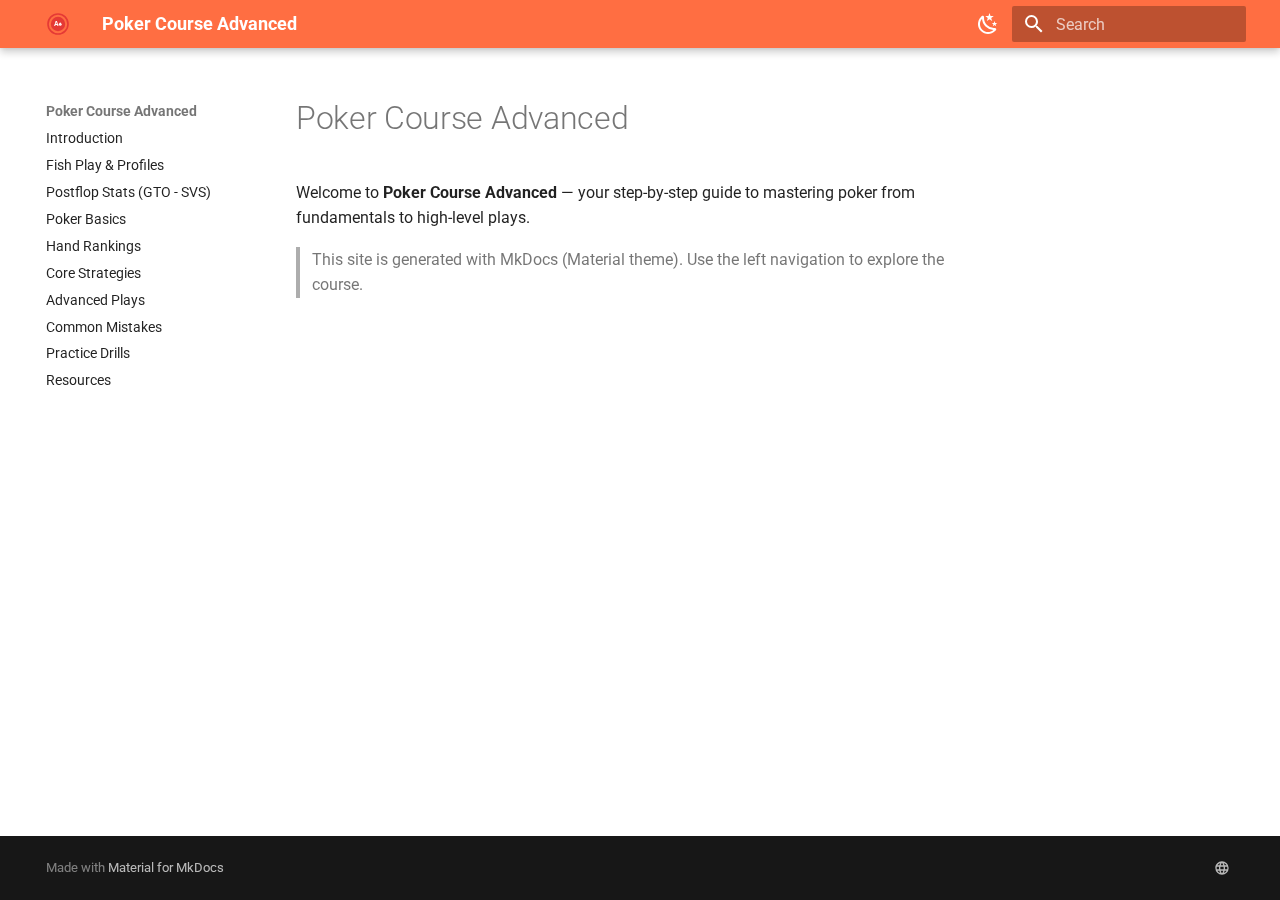
<file: site/index.html>
<!doctype html>
<html lang="en" class="no-js">
  <head>
    
      <meta charset="utf-8">
      <meta name="viewport" content="width=device-width,initial-scale=1">
      
      
      
        <link rel="canonical" href="https://grndr.se/docs/">
      
      
      
      
      <link rel="icon" href="images/favicon.ico">
      <meta name="generator" content="mkdocs-1.6.0, mkdocs-material-9.5.26">
    
    
      
        <title>Poker Course Advanced</title>
      
    
    
      <link rel="stylesheet" href="assets/stylesheets/main.6543a935.min.css">
      
        
        <link rel="stylesheet" href="assets/stylesheets/palette.06af60db.min.css">
      
      


    
    
      
    
    
      
        
        
        <link rel="preconnect" href="https://fonts.gstatic.com" crossorigin>
        <link rel="stylesheet" href="https://fonts.googleapis.com/css?family=Roboto:300,300i,400,400i,700,700i%7CRoboto+Mono:400,400i,700,700i&display=fallback">
        <style>:root{--md-text-font:"Roboto";--md-code-font:"Roboto Mono"}</style>
      
    
    
      <link rel="stylesheet" href="css/player-types.css">
    
    <script>__md_scope=new URL(".",location),__md_hash=e=>[...e].reduce((e,_)=>(e<<5)-e+_.charCodeAt(0),0),__md_get=(e,_=localStorage,t=__md_scope)=>JSON.parse(_.getItem(t.pathname+"."+e)),__md_set=(e,_,t=localStorage,a=__md_scope)=>{try{t.setItem(a.pathname+"."+e,JSON.stringify(_))}catch(e){}}</script>
    
      

    
    
    
  </head>
  
  
    
    
      
    
    
    
    
    <body dir="ltr" data-md-color-scheme="default" data-md-color-primary="deep-orange" data-md-color-accent="amber">
  
    
    <input class="md-toggle" data-md-toggle="drawer" type="checkbox" id="__drawer" autocomplete="off">
    <input class="md-toggle" data-md-toggle="search" type="checkbox" id="__search" autocomplete="off">
    <label class="md-overlay" for="__drawer"></label>
    <div data-md-component="skip">
      
        
        <a href="#poker-course-advanced" class="md-skip">
          Skip to content
        </a>
      
    </div>
    <div data-md-component="announce">
      
    </div>
    
    
      

  

<header class="md-header md-header--shadow" data-md-component="header">
  <nav class="md-header__inner md-grid" aria-label="Header">
    <a href="." title="Poker Course Advanced" class="md-header__button md-logo" aria-label="Poker Course Advanced" data-md-component="logo">
      
  <img src="images/logo.svg" alt="logo">

    </a>
    <label class="md-header__button md-icon" for="__drawer">
      
      <svg xmlns="http://www.w3.org/2000/svg" viewBox="0 0 24 24"><path d="M3 6h18v2H3V6m0 5h18v2H3v-2m0 5h18v2H3v-2Z"/></svg>
    </label>
    <div class="md-header__title" data-md-component="header-title">
      <div class="md-header__ellipsis">
        <div class="md-header__topic">
          <span class="md-ellipsis">
            Poker Course Advanced
          </span>
        </div>
        <div class="md-header__topic" data-md-component="header-topic">
          <span class="md-ellipsis">
            
              Poker Course Advanced
            
          </span>
        </div>
      </div>
    </div>
    
      
        <form class="md-header__option" data-md-component="palette">
  
    
    
    
    <input class="md-option" data-md-color-media="" data-md-color-scheme="default" data-md-color-primary="deep-orange" data-md-color-accent="amber"  aria-label="Switch to dark mode"  type="radio" name="__palette" id="__palette_0">
    
      <label class="md-header__button md-icon" title="Switch to dark mode" for="__palette_1" hidden>
        <svg xmlns="http://www.w3.org/2000/svg" viewBox="0 0 24 24"><path d="m17.75 4.09-2.53 1.94.91 3.06-2.63-1.81-2.63 1.81.91-3.06-2.53-1.94L12.44 4l1.06-3 1.06 3 3.19.09m3.5 6.91-1.64 1.25.59 1.98-1.7-1.17-1.7 1.17.59-1.98L15.75 11l2.06-.05L18.5 9l.69 1.95 2.06.05m-2.28 4.95c.83-.08 1.72 1.1 1.19 1.85-.32.45-.66.87-1.08 1.27C15.17 23 8.84 23 4.94 19.07c-3.91-3.9-3.91-10.24 0-14.14.4-.4.82-.76 1.27-1.08.75-.53 1.93.36 1.85 1.19-.27 2.86.69 5.83 2.89 8.02a9.96 9.96 0 0 0 8.02 2.89m-1.64 2.02a12.08 12.08 0 0 1-7.8-3.47c-2.17-2.19-3.33-5-3.49-7.82-2.81 3.14-2.7 7.96.31 10.98 3.02 3.01 7.84 3.12 10.98.31Z"/></svg>
      </label>
    
  
    
    
    
    <input class="md-option" data-md-color-media="" data-md-color-scheme="slate" data-md-color-primary="deep-orange" data-md-color-accent="amber"  aria-label="Switch to light mode"  type="radio" name="__palette" id="__palette_1">
    
      <label class="md-header__button md-icon" title="Switch to light mode" for="__palette_0" hidden>
        <svg xmlns="http://www.w3.org/2000/svg" viewBox="0 0 24 24"><path d="M12 7a5 5 0 0 1 5 5 5 5 0 0 1-5 5 5 5 0 0 1-5-5 5 5 0 0 1 5-5m0 2a3 3 0 0 0-3 3 3 3 0 0 0 3 3 3 3 0 0 0 3-3 3 3 0 0 0-3-3m0-7 2.39 3.42C13.65 5.15 12.84 5 12 5c-.84 0-1.65.15-2.39.42L12 2M3.34 7l4.16-.35A7.2 7.2 0 0 0 5.94 8.5c-.44.74-.69 1.5-.83 2.29L3.34 7m.02 10 1.76-3.77a7.131 7.131 0 0 0 2.38 4.14L3.36 17M20.65 7l-1.77 3.79a7.023 7.023 0 0 0-2.38-4.15l4.15.36m-.01 10-4.14.36c.59-.51 1.12-1.14 1.54-1.86.42-.73.69-1.5.83-2.29L20.64 17M12 22l-2.41-3.44c.74.27 1.55.44 2.41.44.82 0 1.63-.17 2.37-.44L12 22Z"/></svg>
      </label>
    
  
</form>
      
    
    
      <script>var media,input,key,value,palette=__md_get("__palette");if(palette&&palette.color){"(prefers-color-scheme)"===palette.color.media&&(media=matchMedia("(prefers-color-scheme: light)"),input=document.querySelector(media.matches?"[data-md-color-media='(prefers-color-scheme: light)']":"[data-md-color-media='(prefers-color-scheme: dark)']"),palette.color.media=input.getAttribute("data-md-color-media"),palette.color.scheme=input.getAttribute("data-md-color-scheme"),palette.color.primary=input.getAttribute("data-md-color-primary"),palette.color.accent=input.getAttribute("data-md-color-accent"));for([key,value]of Object.entries(palette.color))document.body.setAttribute("data-md-color-"+key,value)}</script>
    
    
    
      <label class="md-header__button md-icon" for="__search">
        
        <svg xmlns="http://www.w3.org/2000/svg" viewBox="0 0 24 24"><path d="M9.5 3A6.5 6.5 0 0 1 16 9.5c0 1.61-.59 3.09-1.56 4.23l.27.27h.79l5 5-1.5 1.5-5-5v-.79l-.27-.27A6.516 6.516 0 0 1 9.5 16 6.5 6.5 0 0 1 3 9.5 6.5 6.5 0 0 1 9.5 3m0 2C7 5 5 7 5 9.5S7 14 9.5 14 14 12 14 9.5 12 5 9.5 5Z"/></svg>
      </label>
      <div class="md-search" data-md-component="search" role="dialog">
  <label class="md-search__overlay" for="__search"></label>
  <div class="md-search__inner" role="search">
    <form class="md-search__form" name="search">
      <input type="text" class="md-search__input" name="query" aria-label="Search" placeholder="Search" autocapitalize="off" autocorrect="off" autocomplete="off" spellcheck="false" data-md-component="search-query" required>
      <label class="md-search__icon md-icon" for="__search">
        
        <svg xmlns="http://www.w3.org/2000/svg" viewBox="0 0 24 24"><path d="M9.5 3A6.5 6.5 0 0 1 16 9.5c0 1.61-.59 3.09-1.56 4.23l.27.27h.79l5 5-1.5 1.5-5-5v-.79l-.27-.27A6.516 6.516 0 0 1 9.5 16 6.5 6.5 0 0 1 3 9.5 6.5 6.5 0 0 1 9.5 3m0 2C7 5 5 7 5 9.5S7 14 9.5 14 14 12 14 9.5 12 5 9.5 5Z"/></svg>
        
        <svg xmlns="http://www.w3.org/2000/svg" viewBox="0 0 24 24"><path d="M20 11v2H8l5.5 5.5-1.42 1.42L4.16 12l7.92-7.92L13.5 5.5 8 11h12Z"/></svg>
      </label>
      <nav class="md-search__options" aria-label="Search">
        
        <button type="reset" class="md-search__icon md-icon" title="Clear" aria-label="Clear" tabindex="-1">
          
          <svg xmlns="http://www.w3.org/2000/svg" viewBox="0 0 24 24"><path d="M19 6.41 17.59 5 12 10.59 6.41 5 5 6.41 10.59 12 5 17.59 6.41 19 12 13.41 17.59 19 19 17.59 13.41 12 19 6.41Z"/></svg>
        </button>
      </nav>
      
        <div class="md-search__suggest" data-md-component="search-suggest"></div>
      
    </form>
    <div class="md-search__output">
      <div class="md-search__scrollwrap" tabindex="0" data-md-scrollfix>
        <div class="md-search-result" data-md-component="search-result">
          <div class="md-search-result__meta">
            Initializing search
          </div>
          <ol class="md-search-result__list" role="presentation"></ol>
        </div>
      </div>
    </div>
  </div>
</div>
    
    
  </nav>
  
</header>
    
    <div class="md-container" data-md-component="container">
      
      
        
          
        
      
      <main class="md-main" data-md-component="main">
        <div class="md-main__inner md-grid">
          
            
              
              <div class="md-sidebar md-sidebar--primary" data-md-component="sidebar" data-md-type="navigation" >
                <div class="md-sidebar__scrollwrap">
                  <div class="md-sidebar__inner">
                    



<nav class="md-nav md-nav--primary" aria-label="Navigation" data-md-level="0">
  <label class="md-nav__title" for="__drawer">
    <a href="." title="Poker Course Advanced" class="md-nav__button md-logo" aria-label="Poker Course Advanced" data-md-component="logo">
      
  <img src="images/logo.svg" alt="logo">

    </a>
    Poker Course Advanced
  </label>
  
  <ul class="md-nav__list" data-md-scrollfix>
    
      
      
  
  
  
  
    <li class="md-nav__item">
      <a href="01-introduction/" class="md-nav__link">
        
  
  <span class="md-ellipsis">
    Introduction
  </span>
  

      </a>
    </li>
  

    
      
      
  
  
  
  
    <li class="md-nav__item">
      <a href="08-fish-play/" class="md-nav__link">
        
  
  <span class="md-ellipsis">
    Fish Play & Profiles
  </span>
  

      </a>
    </li>
  

    
      
      
  
  
  
  
    <li class="md-nav__item">
      <a href="09-preflop-stats/" class="md-nav__link">
        
  
  <span class="md-ellipsis">
    Postflop Stats (GTO - SVS)
  </span>
  

      </a>
    </li>
  

    
      
      
  
  
  
  
    <li class="md-nav__item">
      <a href="02-poker-basics/" class="md-nav__link">
        
  
  <span class="md-ellipsis">
    Poker Basics
  </span>
  

      </a>
    </li>
  

    
      
      
  
  
  
  
    <li class="md-nav__item">
      <a href="03-hand-rankings/" class="md-nav__link">
        
  
  <span class="md-ellipsis">
    Hand Rankings
  </span>
  

      </a>
    </li>
  

    
      
      
  
  
  
  
    <li class="md-nav__item">
      <a href="04-core-strategies/" class="md-nav__link">
        
  
  <span class="md-ellipsis">
    Core Strategies
  </span>
  

      </a>
    </li>
  

    
      
      
  
  
  
  
    <li class="md-nav__item">
      <a href="05-advanced-plays/" class="md-nav__link">
        
  
  <span class="md-ellipsis">
    Advanced Plays
  </span>
  

      </a>
    </li>
  

    
      
      
  
  
  
  
    <li class="md-nav__item">
      <a href="06-common-mistakes/" class="md-nav__link">
        
  
  <span class="md-ellipsis">
    Common Mistakes
  </span>
  

      </a>
    </li>
  

    
      
      
  
  
  
  
    <li class="md-nav__item">
      <a href="07-practice-drills/" class="md-nav__link">
        
  
  <span class="md-ellipsis">
    Practice Drills
  </span>
  

      </a>
    </li>
  

    
      
      
  
  
  
  
    <li class="md-nav__item">
      <a href="resources/" class="md-nav__link">
        
  
  <span class="md-ellipsis">
    Resources
  </span>
  

      </a>
    </li>
  

    
  </ul>
</nav>
                  </div>
                </div>
              </div>
            
            
              
              <div class="md-sidebar md-sidebar--secondary" data-md-component="sidebar" data-md-type="toc" >
                <div class="md-sidebar__scrollwrap">
                  <div class="md-sidebar__inner">
                    

<nav class="md-nav md-nav--secondary" aria-label="Table of contents">
  
  
  
    
  
  
</nav>
                  </div>
                </div>
              </div>
            
          
          
            <div class="md-content" data-md-component="content">
              <article class="md-content__inner md-typeset">
                
                  


<h1 id="poker-course-advanced">Poker Course Advanced<a class="headerlink" href="#poker-course-advanced" title="Permanent link">&para;</a></h1>
<p>Welcome to <strong>Poker Course Advanced</strong> — your step-by-step guide to mastering poker from fundamentals to high-level plays.</p>
<blockquote>
<p>This site is generated with MkDocs (Material theme). Use the left navigation to explore the course.</p>
</blockquote>












                
              </article>
            </div>
          
          
<script>var target=document.getElementById(location.hash.slice(1));target&&target.name&&(target.checked=target.name.startsWith("__tabbed_"))</script>
        </div>
        
          <button type="button" class="md-top md-icon" data-md-component="top" hidden>
  
  <svg xmlns="http://www.w3.org/2000/svg" viewBox="0 0 24 24"><path d="M13 20h-2V8l-5.5 5.5-1.42-1.42L12 4.16l7.92 7.92-1.42 1.42L13 8v12Z"/></svg>
  Back to top
</button>
        
      </main>
      
        <footer class="md-footer">
  
  <div class="md-footer-meta md-typeset">
    <div class="md-footer-meta__inner md-grid">
      <div class="md-copyright">
  
  
    Made with
    <a href="https://squidfunk.github.io/mkdocs-material/" target="_blank" rel="noopener">
      Material for MkDocs
    </a>
  
</div>
      
        <div class="md-social">
  
    
    
    
    
      
      
    
    <a href="https://grndr.se" target="_blank" rel="noopener" title="grndr.se" class="md-social__link">
      <svg xmlns="http://www.w3.org/2000/svg" viewBox="0 0 24 24"><path d="M16.36 14c.08-.66.14-1.32.14-2 0-.68-.06-1.34-.14-2h3.38c.16.64.26 1.31.26 2s-.1 1.36-.26 2m-5.15 5.56c.6-1.11 1.06-2.31 1.38-3.56h2.95a8.03 8.03 0 0 1-4.33 3.56M14.34 14H9.66c-.1-.66-.16-1.32-.16-2 0-.68.06-1.35.16-2h4.68c.09.65.16 1.32.16 2 0 .68-.07 1.34-.16 2M12 19.96c-.83-1.2-1.5-2.53-1.91-3.96h3.82c-.41 1.43-1.08 2.76-1.91 3.96M8 8H5.08A7.923 7.923 0 0 1 9.4 4.44C8.8 5.55 8.35 6.75 8 8m-2.92 8H8c.35 1.25.8 2.45 1.4 3.56A8.008 8.008 0 0 1 5.08 16m-.82-2C4.1 13.36 4 12.69 4 12s.1-1.36.26-2h3.38c-.08.66-.14 1.32-.14 2 0 .68.06 1.34.14 2M12 4.03c.83 1.2 1.5 2.54 1.91 3.97h-3.82c.41-1.43 1.08-2.77 1.91-3.97M18.92 8h-2.95a15.65 15.65 0 0 0-1.38-3.56c1.84.63 3.37 1.9 4.33 3.56M12 2C6.47 2 2 6.5 2 12a10 10 0 0 0 10 10 10 10 0 0 0 10-10A10 10 0 0 0 12 2Z"/></svg>
    </a>
  
</div>
      
    </div>
  </div>
</footer>
      
    </div>
    <div class="md-dialog" data-md-component="dialog">
      <div class="md-dialog__inner md-typeset"></div>
    </div>
    
    
    <script id="__config" type="application/json">{"base": ".", "features": ["navigation.instant", "content.code.copy", "navigation.top", "search.suggest", "search.highlight"], "search": "assets/javascripts/workers/search.b8dbb3d2.min.js", "translations": {"clipboard.copied": "Copied to clipboard", "clipboard.copy": "Copy to clipboard", "search.result.more.one": "1 more on this page", "search.result.more.other": "# more on this page", "search.result.none": "No matching documents", "search.result.one": "1 matching document", "search.result.other": "# matching documents", "search.result.placeholder": "Type to start searching", "search.result.term.missing": "Missing", "select.version": "Select version"}}</script>
    
    
      <script src="assets/javascripts/bundle.ad660dcc.min.js"></script>
      
    
  </body>
</html>
</file>
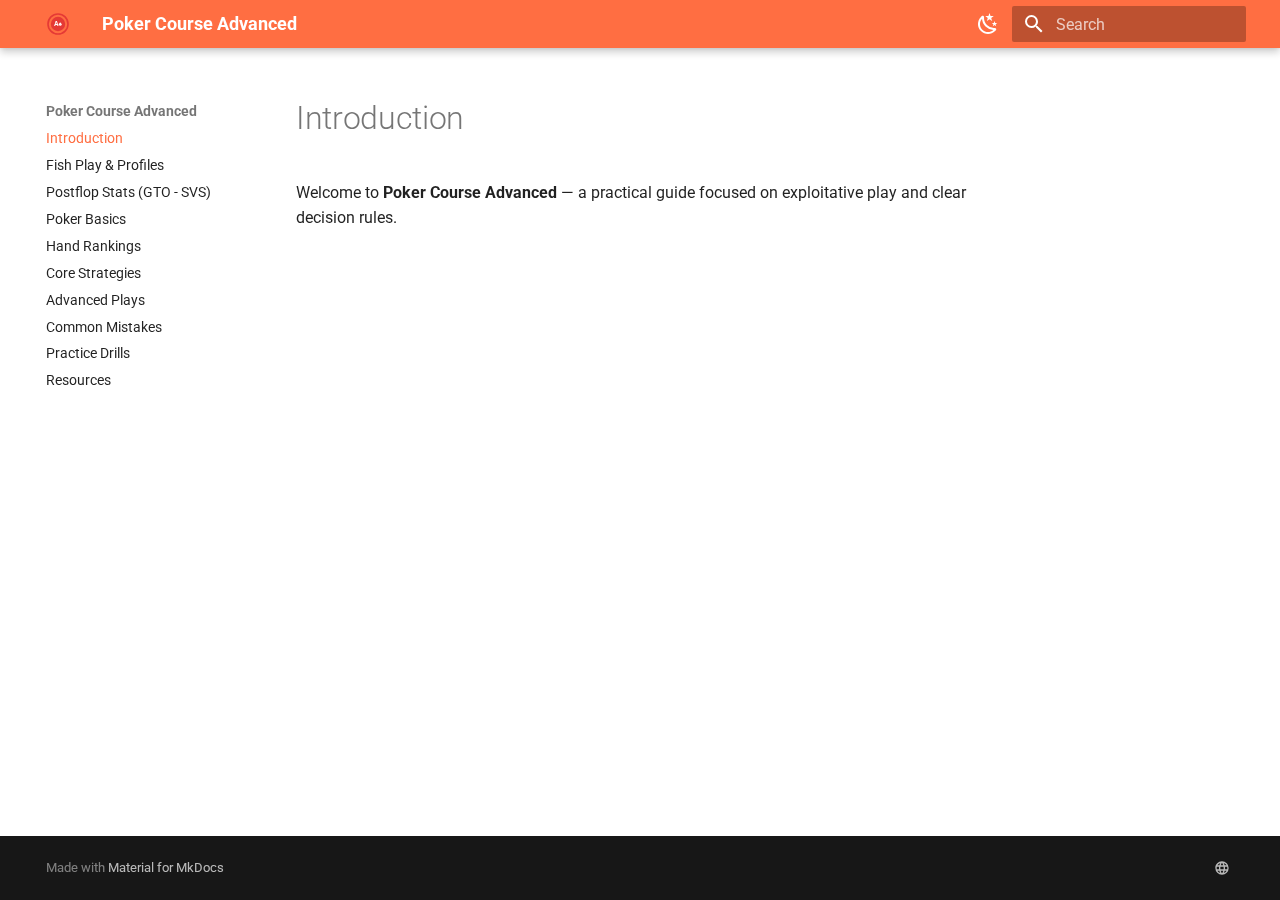
<file: site/01-introduction/index.html>
<!doctype html>
<html lang="en" class="no-js">
  <head>
    
      <meta charset="utf-8">
      <meta name="viewport" content="width=device-width,initial-scale=1">
      
      
      
        <link rel="canonical" href="https://grndr.se/docs/01-introduction/">
      
      
      
        <link rel="next" href="../08-fish-play/">
      
      
      <link rel="icon" href="../images/favicon.ico">
      <meta name="generator" content="mkdocs-1.6.0, mkdocs-material-9.5.26">
    
    
      
        <title>Introduction - Poker Course Advanced</title>
      
    
    
      <link rel="stylesheet" href="../assets/stylesheets/main.6543a935.min.css">
      
        
        <link rel="stylesheet" href="../assets/stylesheets/palette.06af60db.min.css">
      
      


    
    
      
    
    
      
        
        
        <link rel="preconnect" href="https://fonts.gstatic.com" crossorigin>
        <link rel="stylesheet" href="https://fonts.googleapis.com/css?family=Roboto:300,300i,400,400i,700,700i%7CRoboto+Mono:400,400i,700,700i&display=fallback">
        <style>:root{--md-text-font:"Roboto";--md-code-font:"Roboto Mono"}</style>
      
    
    
      <link rel="stylesheet" href="../css/player-types.css">
    
    <script>__md_scope=new URL("..",location),__md_hash=e=>[...e].reduce((e,_)=>(e<<5)-e+_.charCodeAt(0),0),__md_get=(e,_=localStorage,t=__md_scope)=>JSON.parse(_.getItem(t.pathname+"."+e)),__md_set=(e,_,t=localStorage,a=__md_scope)=>{try{t.setItem(a.pathname+"."+e,JSON.stringify(_))}catch(e){}}</script>
    
      

    
    
    
  </head>
  
  
    
    
      
    
    
    
    
    <body dir="ltr" data-md-color-scheme="default" data-md-color-primary="deep-orange" data-md-color-accent="amber">
  
    
    <input class="md-toggle" data-md-toggle="drawer" type="checkbox" id="__drawer" autocomplete="off">
    <input class="md-toggle" data-md-toggle="search" type="checkbox" id="__search" autocomplete="off">
    <label class="md-overlay" for="__drawer"></label>
    <div data-md-component="skip">
      
        
        <a href="#introduction" class="md-skip">
          Skip to content
        </a>
      
    </div>
    <div data-md-component="announce">
      
    </div>
    
    
      

  

<header class="md-header md-header--shadow" data-md-component="header">
  <nav class="md-header__inner md-grid" aria-label="Header">
    <a href=".." title="Poker Course Advanced" class="md-header__button md-logo" aria-label="Poker Course Advanced" data-md-component="logo">
      
  <img src="../images/logo.svg" alt="logo">

    </a>
    <label class="md-header__button md-icon" for="__drawer">
      
      <svg xmlns="http://www.w3.org/2000/svg" viewBox="0 0 24 24"><path d="M3 6h18v2H3V6m0 5h18v2H3v-2m0 5h18v2H3v-2Z"/></svg>
    </label>
    <div class="md-header__title" data-md-component="header-title">
      <div class="md-header__ellipsis">
        <div class="md-header__topic">
          <span class="md-ellipsis">
            Poker Course Advanced
          </span>
        </div>
        <div class="md-header__topic" data-md-component="header-topic">
          <span class="md-ellipsis">
            
              Introduction
            
          </span>
        </div>
      </div>
    </div>
    
      
        <form class="md-header__option" data-md-component="palette">
  
    
    
    
    <input class="md-option" data-md-color-media="" data-md-color-scheme="default" data-md-color-primary="deep-orange" data-md-color-accent="amber"  aria-label="Switch to dark mode"  type="radio" name="__palette" id="__palette_0">
    
      <label class="md-header__button md-icon" title="Switch to dark mode" for="__palette_1" hidden>
        <svg xmlns="http://www.w3.org/2000/svg" viewBox="0 0 24 24"><path d="m17.75 4.09-2.53 1.94.91 3.06-2.63-1.81-2.63 1.81.91-3.06-2.53-1.94L12.44 4l1.06-3 1.06 3 3.19.09m3.5 6.91-1.64 1.25.59 1.98-1.7-1.17-1.7 1.17.59-1.98L15.75 11l2.06-.05L18.5 9l.69 1.95 2.06.05m-2.28 4.95c.83-.08 1.72 1.1 1.19 1.85-.32.45-.66.87-1.08 1.27C15.17 23 8.84 23 4.94 19.07c-3.91-3.9-3.91-10.24 0-14.14.4-.4.82-.76 1.27-1.08.75-.53 1.93.36 1.85 1.19-.27 2.86.69 5.83 2.89 8.02a9.96 9.96 0 0 0 8.02 2.89m-1.64 2.02a12.08 12.08 0 0 1-7.8-3.47c-2.17-2.19-3.33-5-3.49-7.82-2.81 3.14-2.7 7.96.31 10.98 3.02 3.01 7.84 3.12 10.98.31Z"/></svg>
      </label>
    
  
    
    
    
    <input class="md-option" data-md-color-media="" data-md-color-scheme="slate" data-md-color-primary="deep-orange" data-md-color-accent="amber"  aria-label="Switch to light mode"  type="radio" name="__palette" id="__palette_1">
    
      <label class="md-header__button md-icon" title="Switch to light mode" for="__palette_0" hidden>
        <svg xmlns="http://www.w3.org/2000/svg" viewBox="0 0 24 24"><path d="M12 7a5 5 0 0 1 5 5 5 5 0 0 1-5 5 5 5 0 0 1-5-5 5 5 0 0 1 5-5m0 2a3 3 0 0 0-3 3 3 3 0 0 0 3 3 3 3 0 0 0 3-3 3 3 0 0 0-3-3m0-7 2.39 3.42C13.65 5.15 12.84 5 12 5c-.84 0-1.65.15-2.39.42L12 2M3.34 7l4.16-.35A7.2 7.2 0 0 0 5.94 8.5c-.44.74-.69 1.5-.83 2.29L3.34 7m.02 10 1.76-3.77a7.131 7.131 0 0 0 2.38 4.14L3.36 17M20.65 7l-1.77 3.79a7.023 7.023 0 0 0-2.38-4.15l4.15.36m-.01 10-4.14.36c.59-.51 1.12-1.14 1.54-1.86.42-.73.69-1.5.83-2.29L20.64 17M12 22l-2.41-3.44c.74.27 1.55.44 2.41.44.82 0 1.63-.17 2.37-.44L12 22Z"/></svg>
      </label>
    
  
</form>
      
    
    
      <script>var media,input,key,value,palette=__md_get("__palette");if(palette&&palette.color){"(prefers-color-scheme)"===palette.color.media&&(media=matchMedia("(prefers-color-scheme: light)"),input=document.querySelector(media.matches?"[data-md-color-media='(prefers-color-scheme: light)']":"[data-md-color-media='(prefers-color-scheme: dark)']"),palette.color.media=input.getAttribute("data-md-color-media"),palette.color.scheme=input.getAttribute("data-md-color-scheme"),palette.color.primary=input.getAttribute("data-md-color-primary"),palette.color.accent=input.getAttribute("data-md-color-accent"));for([key,value]of Object.entries(palette.color))document.body.setAttribute("data-md-color-"+key,value)}</script>
    
    
    
      <label class="md-header__button md-icon" for="__search">
        
        <svg xmlns="http://www.w3.org/2000/svg" viewBox="0 0 24 24"><path d="M9.5 3A6.5 6.5 0 0 1 16 9.5c0 1.61-.59 3.09-1.56 4.23l.27.27h.79l5 5-1.5 1.5-5-5v-.79l-.27-.27A6.516 6.516 0 0 1 9.5 16 6.5 6.5 0 0 1 3 9.5 6.5 6.5 0 0 1 9.5 3m0 2C7 5 5 7 5 9.5S7 14 9.5 14 14 12 14 9.5 12 5 9.5 5Z"/></svg>
      </label>
      <div class="md-search" data-md-component="search" role="dialog">
  <label class="md-search__overlay" for="__search"></label>
  <div class="md-search__inner" role="search">
    <form class="md-search__form" name="search">
      <input type="text" class="md-search__input" name="query" aria-label="Search" placeholder="Search" autocapitalize="off" autocorrect="off" autocomplete="off" spellcheck="false" data-md-component="search-query" required>
      <label class="md-search__icon md-icon" for="__search">
        
        <svg xmlns="http://www.w3.org/2000/svg" viewBox="0 0 24 24"><path d="M9.5 3A6.5 6.5 0 0 1 16 9.5c0 1.61-.59 3.09-1.56 4.23l.27.27h.79l5 5-1.5 1.5-5-5v-.79l-.27-.27A6.516 6.516 0 0 1 9.5 16 6.5 6.5 0 0 1 3 9.5 6.5 6.5 0 0 1 9.5 3m0 2C7 5 5 7 5 9.5S7 14 9.5 14 14 12 14 9.5 12 5 9.5 5Z"/></svg>
        
        <svg xmlns="http://www.w3.org/2000/svg" viewBox="0 0 24 24"><path d="M20 11v2H8l5.5 5.5-1.42 1.42L4.16 12l7.92-7.92L13.5 5.5 8 11h12Z"/></svg>
      </label>
      <nav class="md-search__options" aria-label="Search">
        
        <button type="reset" class="md-search__icon md-icon" title="Clear" aria-label="Clear" tabindex="-1">
          
          <svg xmlns="http://www.w3.org/2000/svg" viewBox="0 0 24 24"><path d="M19 6.41 17.59 5 12 10.59 6.41 5 5 6.41 10.59 12 5 17.59 6.41 19 12 13.41 17.59 19 19 17.59 13.41 12 19 6.41Z"/></svg>
        </button>
      </nav>
      
        <div class="md-search__suggest" data-md-component="search-suggest"></div>
      
    </form>
    <div class="md-search__output">
      <div class="md-search__scrollwrap" tabindex="0" data-md-scrollfix>
        <div class="md-search-result" data-md-component="search-result">
          <div class="md-search-result__meta">
            Initializing search
          </div>
          <ol class="md-search-result__list" role="presentation"></ol>
        </div>
      </div>
    </div>
  </div>
</div>
    
    
  </nav>
  
</header>
    
    <div class="md-container" data-md-component="container">
      
      
        
          
        
      
      <main class="md-main" data-md-component="main">
        <div class="md-main__inner md-grid">
          
            
              
              <div class="md-sidebar md-sidebar--primary" data-md-component="sidebar" data-md-type="navigation" >
                <div class="md-sidebar__scrollwrap">
                  <div class="md-sidebar__inner">
                    



<nav class="md-nav md-nav--primary" aria-label="Navigation" data-md-level="0">
  <label class="md-nav__title" for="__drawer">
    <a href=".." title="Poker Course Advanced" class="md-nav__button md-logo" aria-label="Poker Course Advanced" data-md-component="logo">
      
  <img src="../images/logo.svg" alt="logo">

    </a>
    Poker Course Advanced
  </label>
  
  <ul class="md-nav__list" data-md-scrollfix>
    
      
      
  
  
    
  
  
  
    <li class="md-nav__item md-nav__item--active">
      
      <input class="md-nav__toggle md-toggle" type="checkbox" id="__toc">
      
      
        
      
      
      <a href="./" class="md-nav__link md-nav__link--active">
        
  
  <span class="md-ellipsis">
    Introduction
  </span>
  

      </a>
      
    </li>
  

    
      
      
  
  
  
  
    <li class="md-nav__item">
      <a href="../08-fish-play/" class="md-nav__link">
        
  
  <span class="md-ellipsis">
    Fish Play & Profiles
  </span>
  

      </a>
    </li>
  

    
      
      
  
  
  
  
    <li class="md-nav__item">
      <a href="../09-preflop-stats/" class="md-nav__link">
        
  
  <span class="md-ellipsis">
    Postflop Stats (GTO - SVS)
  </span>
  

      </a>
    </li>
  

    
      
      
  
  
  
  
    <li class="md-nav__item">
      <a href="../02-poker-basics/" class="md-nav__link">
        
  
  <span class="md-ellipsis">
    Poker Basics
  </span>
  

      </a>
    </li>
  

    
      
      
  
  
  
  
    <li class="md-nav__item">
      <a href="../03-hand-rankings/" class="md-nav__link">
        
  
  <span class="md-ellipsis">
    Hand Rankings
  </span>
  

      </a>
    </li>
  

    
      
      
  
  
  
  
    <li class="md-nav__item">
      <a href="../04-core-strategies/" class="md-nav__link">
        
  
  <span class="md-ellipsis">
    Core Strategies
  </span>
  

      </a>
    </li>
  

    
      
      
  
  
  
  
    <li class="md-nav__item">
      <a href="../05-advanced-plays/" class="md-nav__link">
        
  
  <span class="md-ellipsis">
    Advanced Plays
  </span>
  

      </a>
    </li>
  

    
      
      
  
  
  
  
    <li class="md-nav__item">
      <a href="../06-common-mistakes/" class="md-nav__link">
        
  
  <span class="md-ellipsis">
    Common Mistakes
  </span>
  

      </a>
    </li>
  

    
      
      
  
  
  
  
    <li class="md-nav__item">
      <a href="../07-practice-drills/" class="md-nav__link">
        
  
  <span class="md-ellipsis">
    Practice Drills
  </span>
  

      </a>
    </li>
  

    
      
      
  
  
  
  
    <li class="md-nav__item">
      <a href="../resources/" class="md-nav__link">
        
  
  <span class="md-ellipsis">
    Resources
  </span>
  

      </a>
    </li>
  

    
  </ul>
</nav>
                  </div>
                </div>
              </div>
            
            
              
              <div class="md-sidebar md-sidebar--secondary" data-md-component="sidebar" data-md-type="toc" >
                <div class="md-sidebar__scrollwrap">
                  <div class="md-sidebar__inner">
                    

<nav class="md-nav md-nav--secondary" aria-label="Table of contents">
  
  
  
    
  
  
</nav>
                  </div>
                </div>
              </div>
            
          
          
            <div class="md-content" data-md-component="content">
              <article class="md-content__inner md-typeset">
                
                  


<h1 id="introduction">Introduction<a class="headerlink" href="#introduction" title="Permanent link">&para;</a></h1>
<p>Welcome to <strong>Poker Course Advanced</strong> — a practical guide focused on exploitative play and clear decision rules.</p>












                
              </article>
            </div>
          
          
<script>var target=document.getElementById(location.hash.slice(1));target&&target.name&&(target.checked=target.name.startsWith("__tabbed_"))</script>
        </div>
        
          <button type="button" class="md-top md-icon" data-md-component="top" hidden>
  
  <svg xmlns="http://www.w3.org/2000/svg" viewBox="0 0 24 24"><path d="M13 20h-2V8l-5.5 5.5-1.42-1.42L12 4.16l7.92 7.92-1.42 1.42L13 8v12Z"/></svg>
  Back to top
</button>
        
      </main>
      
        <footer class="md-footer">
  
  <div class="md-footer-meta md-typeset">
    <div class="md-footer-meta__inner md-grid">
      <div class="md-copyright">
  
  
    Made with
    <a href="https://squidfunk.github.io/mkdocs-material/" target="_blank" rel="noopener">
      Material for MkDocs
    </a>
  
</div>
      
        <div class="md-social">
  
    
    
    
    
      
      
    
    <a href="https://grndr.se" target="_blank" rel="noopener" title="grndr.se" class="md-social__link">
      <svg xmlns="http://www.w3.org/2000/svg" viewBox="0 0 24 24"><path d="M16.36 14c.08-.66.14-1.32.14-2 0-.68-.06-1.34-.14-2h3.38c.16.64.26 1.31.26 2s-.1 1.36-.26 2m-5.15 5.56c.6-1.11 1.06-2.31 1.38-3.56h2.95a8.03 8.03 0 0 1-4.33 3.56M14.34 14H9.66c-.1-.66-.16-1.32-.16-2 0-.68.06-1.35.16-2h4.68c.09.65.16 1.32.16 2 0 .68-.07 1.34-.16 2M12 19.96c-.83-1.2-1.5-2.53-1.91-3.96h3.82c-.41 1.43-1.08 2.76-1.91 3.96M8 8H5.08A7.923 7.923 0 0 1 9.4 4.44C8.8 5.55 8.35 6.75 8 8m-2.92 8H8c.35 1.25.8 2.45 1.4 3.56A8.008 8.008 0 0 1 5.08 16m-.82-2C4.1 13.36 4 12.69 4 12s.1-1.36.26-2h3.38c-.08.66-.14 1.32-.14 2 0 .68.06 1.34.14 2M12 4.03c.83 1.2 1.5 2.54 1.91 3.97h-3.82c.41-1.43 1.08-2.77 1.91-3.97M18.92 8h-2.95a15.65 15.65 0 0 0-1.38-3.56c1.84.63 3.37 1.9 4.33 3.56M12 2C6.47 2 2 6.5 2 12a10 10 0 0 0 10 10 10 10 0 0 0 10-10A10 10 0 0 0 12 2Z"/></svg>
    </a>
  
</div>
      
    </div>
  </div>
</footer>
      
    </div>
    <div class="md-dialog" data-md-component="dialog">
      <div class="md-dialog__inner md-typeset"></div>
    </div>
    
    
    <script id="__config" type="application/json">{"base": "..", "features": ["navigation.instant", "content.code.copy", "navigation.top", "search.suggest", "search.highlight"], "search": "../assets/javascripts/workers/search.b8dbb3d2.min.js", "translations": {"clipboard.copied": "Copied to clipboard", "clipboard.copy": "Copy to clipboard", "search.result.more.one": "1 more on this page", "search.result.more.other": "# more on this page", "search.result.none": "No matching documents", "search.result.one": "1 matching document", "search.result.other": "# matching documents", "search.result.placeholder": "Type to start searching", "search.result.term.missing": "Missing", "select.version": "Select version"}}</script>
    
    
      <script src="../assets/javascripts/bundle.ad660dcc.min.js"></script>
      
    
  </body>
</html>
</file>
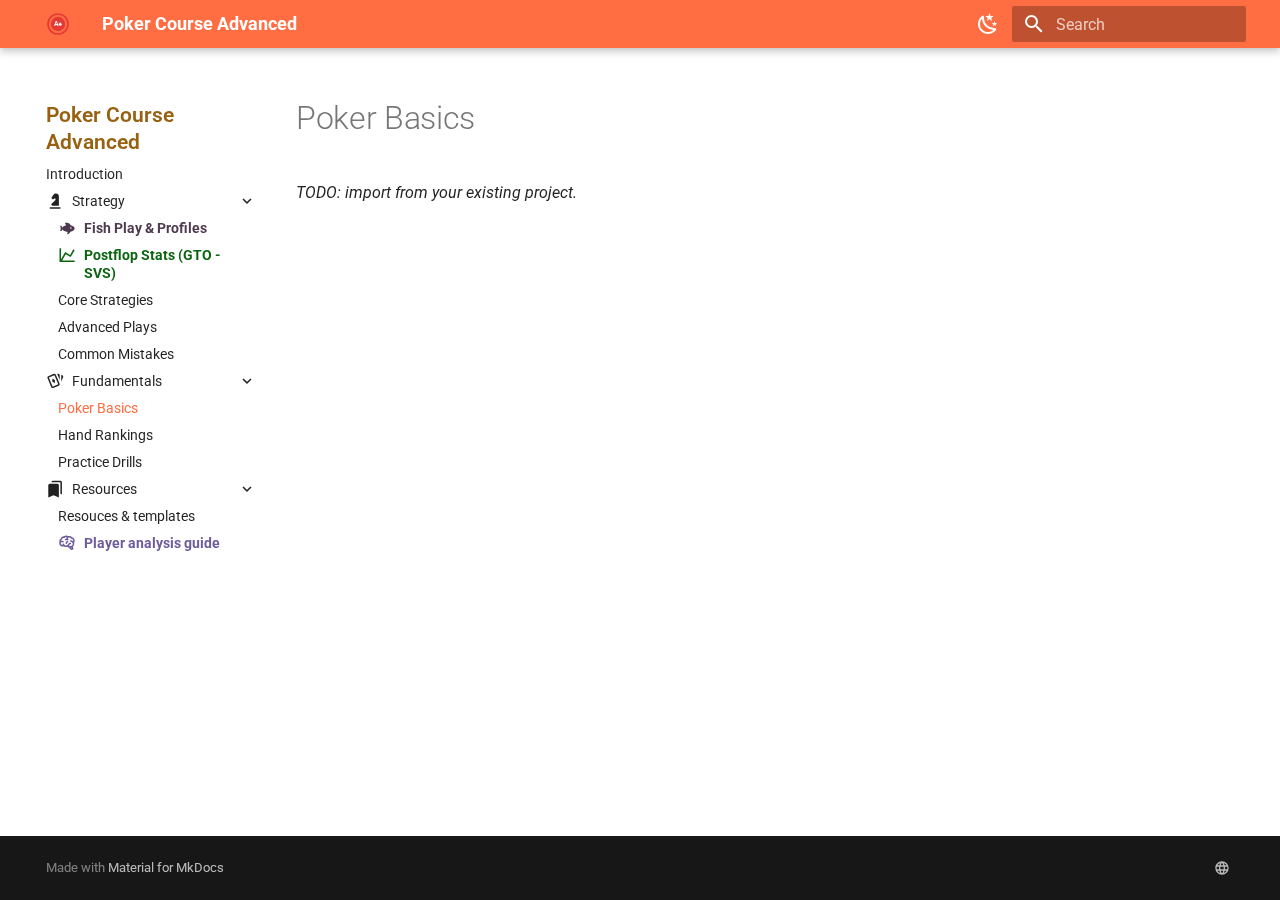
<file: site/02-poker-basics/index.html>
<!doctype html>
<html lang="en" class="no-js">
  <head>
    
      <meta charset="utf-8">
      <meta name="viewport" content="width=device-width,initial-scale=1">
      
      
      
        <link rel="canonical" href="https://grndr.se/docs/02-poker-basics/">
      
      
        <link rel="prev" href="../fundamentals/">
      
      
        <link rel="next" href="../03-hand-rankings/">
      
      
      <link rel="icon" href="../images/favicon.ico">
      <meta name="generator" content="mkdocs-1.6.0, mkdocs-material-9.6.16">
    
    
      
        <title>Poker Basics - Poker Course Advanced</title>
      
    
    
      <link rel="stylesheet" href="../assets/stylesheets/main.7e37652d.min.css">
      
        
        <link rel="stylesheet" href="../assets/stylesheets/palette.06af60db.min.css">
      
      


    
    
      
    
    
      
        
        
        <link rel="preconnect" href="https://fonts.gstatic.com" crossorigin>
        <link rel="stylesheet" href="https://fonts.googleapis.com/css?family=Roboto:300,300i,400,400i,700,700i%7CRoboto+Mono:400,400i,700,700i&display=fallback">
        <style>:root{--md-text-font:"Roboto";--md-code-font:"Roboto Mono"}</style>
      
    
    
      <link rel="stylesheet" href="../css/player-types.css">
    
      <link rel="stylesheet" href="../css/nav-style.css">
    
    <script>__md_scope=new URL("..",location),__md_hash=e=>[...e].reduce(((e,_)=>(e<<5)-e+_.charCodeAt(0)),0),__md_get=(e,_=localStorage,t=__md_scope)=>JSON.parse(_.getItem(t.pathname+"."+e)),__md_set=(e,_,t=localStorage,a=__md_scope)=>{try{t.setItem(a.pathname+"."+e,JSON.stringify(_))}catch(e){}}</script>
    
      

    
    
    
  </head>
  
  
    
    
      
    
    
    
    
    <body dir="ltr" data-md-color-scheme="default" data-md-color-primary="deep-orange" data-md-color-accent="amber">
  
    
    <input class="md-toggle" data-md-toggle="drawer" type="checkbox" id="__drawer" autocomplete="off">
    <input class="md-toggle" data-md-toggle="search" type="checkbox" id="__search" autocomplete="off">
    <label class="md-overlay" for="__drawer"></label>
    <div data-md-component="skip">
      
        
        <a href="#poker-basics" class="md-skip">
          Skip to content
        </a>
      
    </div>
    <div data-md-component="announce">
      
    </div>
    
    
      

  

<header class="md-header md-header--shadow" data-md-component="header">
  <nav class="md-header__inner md-grid" aria-label="Header">
    <a href=".." title="Poker Course Advanced" class="md-header__button md-logo" aria-label="Poker Course Advanced" data-md-component="logo">
      
  <img src="../images/logo.svg" alt="logo">

    </a>
    <label class="md-header__button md-icon" for="__drawer">
      
      <svg xmlns="http://www.w3.org/2000/svg" viewBox="0 0 24 24"><path d="M3 6h18v2H3zm0 5h18v2H3zm0 5h18v2H3z"/></svg>
    </label>
    <div class="md-header__title" data-md-component="header-title">
      <div class="md-header__ellipsis">
        <div class="md-header__topic">
          <span class="md-ellipsis">
            Poker Course Advanced
          </span>
        </div>
        <div class="md-header__topic" data-md-component="header-topic">
          <span class="md-ellipsis">
            
              Poker Basics
            
          </span>
        </div>
      </div>
    </div>
    
      
        <form class="md-header__option" data-md-component="palette">
  
    
    
    
    <input class="md-option" data-md-color-media="" data-md-color-scheme="default" data-md-color-primary="deep-orange" data-md-color-accent="amber"  aria-label="Switch to dark mode"  type="radio" name="__palette" id="__palette_0">
    
      <label class="md-header__button md-icon" title="Switch to dark mode" for="__palette_1" hidden>
        <svg xmlns="http://www.w3.org/2000/svg" viewBox="0 0 24 24"><path d="m17.75 4.09-2.53 1.94.91 3.06-2.63-1.81-2.63 1.81.91-3.06-2.53-1.94L12.44 4l1.06-3 1.06 3zm3.5 6.91-1.64 1.25.59 1.98-1.7-1.17-1.7 1.17.59-1.98L15.75 11l2.06-.05L18.5 9l.69 1.95zm-2.28 4.95c.83-.08 1.72 1.1 1.19 1.85-.32.45-.66.87-1.08 1.27C15.17 23 8.84 23 4.94 19.07c-3.91-3.9-3.91-10.24 0-14.14.4-.4.82-.76 1.27-1.08.75-.53 1.93.36 1.85 1.19-.27 2.86.69 5.83 2.89 8.02a9.96 9.96 0 0 0 8.02 2.89m-1.64 2.02a12.08 12.08 0 0 1-7.8-3.47c-2.17-2.19-3.33-5-3.49-7.82-2.81 3.14-2.7 7.96.31 10.98 3.02 3.01 7.84 3.12 10.98.31"/></svg>
      </label>
    
  
    
    
    
    <input class="md-option" data-md-color-media="" data-md-color-scheme="slate" data-md-color-primary="deep-orange" data-md-color-accent="amber"  aria-label="Switch to light mode"  type="radio" name="__palette" id="__palette_1">
    
      <label class="md-header__button md-icon" title="Switch to light mode" for="__palette_0" hidden>
        <svg xmlns="http://www.w3.org/2000/svg" viewBox="0 0 24 24"><path d="M12 7a5 5 0 0 1 5 5 5 5 0 0 1-5 5 5 5 0 0 1-5-5 5 5 0 0 1 5-5m0 2a3 3 0 0 0-3 3 3 3 0 0 0 3 3 3 3 0 0 0 3-3 3 3 0 0 0-3-3m0-7 2.39 3.42C13.65 5.15 12.84 5 12 5s-1.65.15-2.39.42zM3.34 7l4.16-.35A7.2 7.2 0 0 0 5.94 8.5c-.44.74-.69 1.5-.83 2.29zm.02 10 1.76-3.77a7.131 7.131 0 0 0 2.38 4.14zM20.65 7l-1.77 3.79a7.02 7.02 0 0 0-2.38-4.15zm-.01 10-4.14.36c.59-.51 1.12-1.14 1.54-1.86.42-.73.69-1.5.83-2.29zM12 22l-2.41-3.44c.74.27 1.55.44 2.41.44.82 0 1.63-.17 2.37-.44z"/></svg>
      </label>
    
  
</form>
      
    
    
      <script>var palette=__md_get("__palette");if(palette&&palette.color){if("(prefers-color-scheme)"===palette.color.media){var media=matchMedia("(prefers-color-scheme: light)"),input=document.querySelector(media.matches?"[data-md-color-media='(prefers-color-scheme: light)']":"[data-md-color-media='(prefers-color-scheme: dark)']");palette.color.media=input.getAttribute("data-md-color-media"),palette.color.scheme=input.getAttribute("data-md-color-scheme"),palette.color.primary=input.getAttribute("data-md-color-primary"),palette.color.accent=input.getAttribute("data-md-color-accent")}for(var[key,value]of Object.entries(palette.color))document.body.setAttribute("data-md-color-"+key,value)}</script>
    
    
    
      
      
        <label class="md-header__button md-icon" for="__search">
          
          <svg xmlns="http://www.w3.org/2000/svg" viewBox="0 0 24 24"><path d="M9.5 3A6.5 6.5 0 0 1 16 9.5c0 1.61-.59 3.09-1.56 4.23l.27.27h.79l5 5-1.5 1.5-5-5v-.79l-.27-.27A6.52 6.52 0 0 1 9.5 16 6.5 6.5 0 0 1 3 9.5 6.5 6.5 0 0 1 9.5 3m0 2C7 5 5 7 5 9.5S7 14 9.5 14 14 12 14 9.5 12 5 9.5 5"/></svg>
        </label>
        <div class="md-search" data-md-component="search" role="dialog">
  <label class="md-search__overlay" for="__search"></label>
  <div class="md-search__inner" role="search">
    <form class="md-search__form" name="search">
      <input type="text" class="md-search__input" name="query" aria-label="Search" placeholder="Search" autocapitalize="off" autocorrect="off" autocomplete="off" spellcheck="false" data-md-component="search-query" required>
      <label class="md-search__icon md-icon" for="__search">
        
        <svg xmlns="http://www.w3.org/2000/svg" viewBox="0 0 24 24"><path d="M9.5 3A6.5 6.5 0 0 1 16 9.5c0 1.61-.59 3.09-1.56 4.23l.27.27h.79l5 5-1.5 1.5-5-5v-.79l-.27-.27A6.52 6.52 0 0 1 9.5 16 6.5 6.5 0 0 1 3 9.5 6.5 6.5 0 0 1 9.5 3m0 2C7 5 5 7 5 9.5S7 14 9.5 14 14 12 14 9.5 12 5 9.5 5"/></svg>
        
        <svg xmlns="http://www.w3.org/2000/svg" viewBox="0 0 24 24"><path d="M20 11v2H8l5.5 5.5-1.42 1.42L4.16 12l7.92-7.92L13.5 5.5 8 11z"/></svg>
      </label>
      <nav class="md-search__options" aria-label="Search">
        
        <button type="reset" class="md-search__icon md-icon" title="Clear" aria-label="Clear" tabindex="-1">
          
          <svg xmlns="http://www.w3.org/2000/svg" viewBox="0 0 24 24"><path d="M19 6.41 17.59 5 12 10.59 6.41 5 5 6.41 10.59 12 5 17.59 6.41 19 12 13.41 17.59 19 19 17.59 13.41 12z"/></svg>
        </button>
      </nav>
      
        <div class="md-search__suggest" data-md-component="search-suggest"></div>
      
    </form>
    <div class="md-search__output">
      <div class="md-search__scrollwrap" tabindex="0" data-md-scrollfix>
        <div class="md-search-result" data-md-component="search-result">
          <div class="md-search-result__meta">
            Initializing search
          </div>
          <ol class="md-search-result__list" role="presentation"></ol>
        </div>
      </div>
    </div>
  </div>
</div>
      
    
    
  </nav>
  
</header>
    
    <div class="md-container" data-md-component="container">
      
      
        
          
        
      
      <main class="md-main" data-md-component="main">
        <div class="md-main__inner md-grid">
          
            
              
              <div class="md-sidebar md-sidebar--primary" data-md-component="sidebar" data-md-type="navigation" >
                <div class="md-sidebar__scrollwrap">
                  <div class="md-sidebar__inner">
                    



<nav class="md-nav md-nav--primary" aria-label="Navigation" data-md-level="0">
  <label class="md-nav__title" for="__drawer">
    <a href=".." title="Poker Course Advanced" class="md-nav__button md-logo" aria-label="Poker Course Advanced" data-md-component="logo">
      
  <img src="../images/logo.svg" alt="logo">

    </a>
    Poker Course Advanced
  </label>
  
  <ul class="md-nav__list" data-md-scrollfix>
    
      
      
  
  
  
  
    <li class="md-nav__item">
      <a href="../01-introduction/" class="md-nav__link">
        
  
  
  <span class="md-ellipsis">
    Introduction
    
  </span>
  

      </a>
    </li>
  

    
      
      
  
  
  
  
    
    
      
        
          
        
      
        
      
        
      
        
      
        
      
        
      
    
    
    
    
    <li class="md-nav__item md-nav__item--nested">
      
        
        
          
        
        <input class="md-nav__toggle md-toggle md-toggle--indeterminate" type="checkbox" id="__nav_2" >
        
          
          <div class="md-nav__link md-nav__container">
            <a href="../strategy/" class="md-nav__link ">
              
  
  
    <svg xmlns="http://www.w3.org/2000/svg" viewBox="0 0 24 24"><path d="M19 22H5v-2h14zM13 2c-1.25 0-2.42.62-3.11 1.66L7 8l2 2 2.06-1.37c.44-.31 1.08-.19 1.39.27.02.03.05.06.05.1.3.59.19 1.3-.28 1.77l-4.8 4.8c-.55.56-.55 1.46.01 2.01.26.26.62.42.99.42H17V6a4 4 0 0 0-4-4"/></svg>
  
  <span class="md-ellipsis">
    Strategy
    
  </span>
  

            </a>
            
              
              <label class="md-nav__link " for="__nav_2" id="__nav_2_label" tabindex="0">
                <span class="md-nav__icon md-icon"></span>
              </label>
            
          </div>
        
        <nav class="md-nav" data-md-level="1" aria-labelledby="__nav_2_label" aria-expanded="false">
          <label class="md-nav__title" for="__nav_2">
            <span class="md-nav__icon md-icon"></span>
            Strategy
          </label>
          <ul class="md-nav__list" data-md-scrollfix>
            
              
            
              
                
  
  
  
  
    <li class="md-nav__item">
      <a href="../08-fish-play/" class="md-nav__link">
        
  
  
    <svg xmlns="http://www.w3.org/2000/svg" viewBox="0 0 24 24"><path d="m12 20 .76-3c-3.26-.21-6.17-1.6-7.01-3.42-.09.48-.22.92-.42 1.25C4.67 16 3.33 16 2 16c1.1 0 1.5-1.57 1.5-3.5S3.1 9 2 9c1.33 0 2.67 0 3.33 1.17.2.33.33.77.42 1.25.65-1.42 2.57-2.57 4.91-3.1L9 5c2 0 4 0 5.33.67 1.13.56 1.78 1.6 2.36 2.71 2.92.7 5.31 2.28 5.31 4.12 0 1.88-2.5 3.5-5.5 4.16-.83 1.1-1.64 2.12-2.33 2.67-.84.67-1.5.67-2.17.67m5-9a1 1 0 0 0-1 1 1 1 0 0 0 1 1 1 1 0 0 0 1-1 1 1 0 0 0-1-1"/></svg>
  
  <span class="md-ellipsis">
    Fish Play & Profiles
    
  </span>
  

      </a>
    </li>
  

              
            
              
                
  
  
  
  
    <li class="md-nav__item">
      <a href="../09-preflop-stats/" class="md-nav__link">
        
  
  
    <svg xmlns="http://www.w3.org/2000/svg" viewBox="0 0 24 24"><path d="m16 11.78 4.24-7.33 1.73 1-5.23 9.05-6.51-3.75L5.46 19H22v2H2V3h2v14.54L9.5 8z"/></svg>
  
  <span class="md-ellipsis">
    Postflop Stats (GTO - SVS)
    
  </span>
  

      </a>
    </li>
  

              
            
              
                
  
  
  
  
    <li class="md-nav__item">
      <a href="../04-core-strategies/" class="md-nav__link">
        
  
  
  <span class="md-ellipsis">
    Core Strategies
    
  </span>
  

      </a>
    </li>
  

              
            
              
                
  
  
  
  
    <li class="md-nav__item">
      <a href="../05-advanced-plays/" class="md-nav__link">
        
  
  
  <span class="md-ellipsis">
    Advanced Plays
    
  </span>
  

      </a>
    </li>
  

              
            
              
                
  
  
  
  
    <li class="md-nav__item">
      <a href="../06-common-mistakes/" class="md-nav__link">
        
  
  
  <span class="md-ellipsis">
    Common Mistakes
    
  </span>
  

      </a>
    </li>
  

              
            
          </ul>
        </nav>
      
    </li>
  

    
      
      
  
  
    
  
  
  
    
    
      
        
          
        
      
        
      
        
      
        
      
    
    
    
    
    <li class="md-nav__item md-nav__item--active md-nav__item--nested">
      
        
        
        <input class="md-nav__toggle md-toggle " type="checkbox" id="__nav_3" checked>
        
          
          <div class="md-nav__link md-nav__container">
            <a href="../fundamentals/" class="md-nav__link ">
              
  
  
    <svg xmlns="http://www.w3.org/2000/svg" viewBox="0 0 24 24"><path d="M11.19 2.25c.78.01 1.52.48 1.81 1.25l5 11.95c.09.26.14.55.13.8a2.02 2.02 0 0 1-1.23 1.8L9.53 21.1c-.26.12-.53.15-.79.15A2 2 0 0 1 6.93 20L1.97 8.05c-.42-1.01.07-2.18 1.09-2.6l7.36-3.05c.25-.09.51-.15.77-.15m3.48 0h1.45a2 2 0 0 1 2 2v6.35zm5.46 1.54 1.34.57a1.99 1.99 0 0 1 1.09 2.6l-2.43 5.86zm-8.94.43L3.8 7.29 8.77 19.3l7.4-3.06zM8.65 8.54l3.23 2.41-.44 4.01-3.23-2.42z"/></svg>
  
  <span class="md-ellipsis">
    Fundamentals
    
  </span>
  

            </a>
            
              
              <label class="md-nav__link " for="__nav_3" id="__nav_3_label" tabindex="0">
                <span class="md-nav__icon md-icon"></span>
              </label>
            
          </div>
        
        <nav class="md-nav" data-md-level="1" aria-labelledby="__nav_3_label" aria-expanded="true">
          <label class="md-nav__title" for="__nav_3">
            <span class="md-nav__icon md-icon"></span>
            Fundamentals
          </label>
          <ul class="md-nav__list" data-md-scrollfix>
            
              
            
              
                
  
  
    
  
  
  
    <li class="md-nav__item md-nav__item--active">
      
      <input class="md-nav__toggle md-toggle" type="checkbox" id="__toc">
      
      
        
      
      
      <a href="./" class="md-nav__link md-nav__link--active">
        
  
  
  <span class="md-ellipsis">
    Poker Basics
    
  </span>
  

      </a>
      
    </li>
  

              
            
              
                
  
  
  
  
    <li class="md-nav__item">
      <a href="../03-hand-rankings/" class="md-nav__link">
        
  
  
  <span class="md-ellipsis">
    Hand Rankings
    
  </span>
  

      </a>
    </li>
  

              
            
              
                
  
  
  
  
    <li class="md-nav__item">
      <a href="../07-practice-drills/" class="md-nav__link">
        
  
  
  <span class="md-ellipsis">
    Practice Drills
    
  </span>
  

      </a>
    </li>
  

              
            
          </ul>
        </nav>
      
    </li>
  

    
      
      
  
  
  
  
    
    
      
        
          
        
      
        
      
        
      
    
    
    
    
    <li class="md-nav__item md-nav__item--nested">
      
        
        
          
        
        <input class="md-nav__toggle md-toggle md-toggle--indeterminate" type="checkbox" id="__nav_4" >
        
          
          <div class="md-nav__link md-nav__container">
            <a href="../resources/" class="md-nav__link ">
              
  
  
    <svg xmlns="http://www.w3.org/2000/svg" viewBox="0 0 24 24"><path d="M15 5a2 2 0 0 1 2 2v16l-7-3-7 3V7a2 2 0 0 1 2-2zM9 1h10a2 2 0 0 1 2 2v16l-2-.87V3H7a2 2 0 0 1 2-2"/></svg>
  
  <span class="md-ellipsis">
    Resources
    
  </span>
  

            </a>
            
              
              <label class="md-nav__link " for="__nav_4" id="__nav_4_label" tabindex="0">
                <span class="md-nav__icon md-icon"></span>
              </label>
            
          </div>
        
        <nav class="md-nav" data-md-level="1" aria-labelledby="__nav_4_label" aria-expanded="false">
          <label class="md-nav__title" for="__nav_4">
            <span class="md-nav__icon md-icon"></span>
            Resources
          </label>
          <ul class="md-nav__list" data-md-scrollfix>
            
              
            
              
                
  
  
  
  
    <li class="md-nav__item">
      <a href="../resources/" class="md-nav__link">
        
  
  
  <span class="md-ellipsis">
    Resouces & templates
    
  </span>
  

      </a>
    </li>
  

              
            
              
                
  
  
  
  
    <li class="md-nav__item">
      <a href="../10-player-analysis/" class="md-nav__link">
        
  
  
    <svg xmlns="http://www.w3.org/2000/svg" viewBox="0 0 24 24"><path d="M21.33 12.91c.09 1.55-.62 3.04-1.89 3.95l.77 1.49c.23.45.26.98.06 1.45-.19.47-.58.84-1.06 1l-.79.25a1.687 1.687 0 0 1-1.86-.55L14.44 18c-.89-.15-1.73-.53-2.44-1.1-.5.15-1 .23-1.5.23-.88 0-1.76-.27-2.5-.79-.53.16-1.07.23-1.62.22-.79.01-1.57-.15-2.3-.45a4.1 4.1 0 0 1-2.43-3.61c-.08-.72.04-1.45.35-2.11-.29-.75-.32-1.57-.07-2.33C2.3 7.11 3 6.32 3.87 5.82c.58-1.69 2.21-2.82 4-2.7 1.6-1.5 4.05-1.66 5.83-.37.42-.11.86-.17 1.3-.17 1.36-.03 2.65.57 3.5 1.64 2.04.53 3.5 2.35 3.58 4.47.05 1.11-.25 2.2-.86 3.13.07.36.11.72.11 1.09m-5-1.41c.57.07 1.02.5 1.02 1.07a1 1 0 0 1-1 1h-.63c-.32.9-.88 1.69-1.62 2.29.25.09.51.14.77.21 5.13-.07 4.53-3.2 4.53-3.25a2.59 2.59 0 0 0-2.69-2.49 1 1 0 0 1-1-1 1 1 0 0 1 1-1c1.23.03 2.41.49 3.33 1.3.05-.29.08-.59.08-.89-.06-1.24-.62-2.32-2.87-2.53-1.25-2.96-4.4-1.32-4.4-.4-.03.23.21.72.25.75a1 1 0 0 1 1 1c0 .55-.45 1-1 1-.53-.02-1.03-.22-1.43-.56-.48.31-1.03.5-1.6.56-.57.05-1.04-.35-1.07-.9a.97.97 0 0 1 .88-1.1c.16-.02.94-.14.94-.77 0-.66.25-1.29.68-1.79-.92-.25-1.91.08-2.91 1.29C6.75 5 6 5.25 5.45 7.2 4.5 7.67 4 8 3.78 9c1.08-.22 2.19-.13 3.22.25.5.19.78.75.59 1.29-.19.52-.77.78-1.29.59-.73-.32-1.55-.34-2.3-.06-.32.27-.32.83-.32 1.27 0 .74.37 1.43 1 1.83.53.27 1.12.41 1.71.4q-.225-.39-.39-.81a1.038 1.038 0 0 1 1.96-.68c.4 1.14 1.42 1.92 2.62 2.05 1.37-.07 2.59-.88 3.19-2.13.23-1.38 1.34-1.5 2.56-1.5m2 7.47-.62-1.3-.71.16 1 1.25zm-4.65-8.61a1 1 0 0 0-.91-1.03c-.71-.04-1.4.2-1.93.67-.57.58-.87 1.38-.84 2.19a1 1 0 0 0 1 1c.57 0 1-.45 1-1 0-.27.07-.54.23-.76.12-.1.27-.15.43-.15.55.03 1.02-.38 1.02-.92"/></svg>
  
  <span class="md-ellipsis">
    Player analysis guide
    
  </span>
  

      </a>
    </li>
  

              
            
          </ul>
        </nav>
      
    </li>
  

    
  </ul>
</nav>
                  </div>
                </div>
              </div>
            
            
              
              <div class="md-sidebar md-sidebar--secondary" data-md-component="sidebar" data-md-type="toc" >
                <div class="md-sidebar__scrollwrap">
                  <div class="md-sidebar__inner">
                    

<nav class="md-nav md-nav--secondary" aria-label="Table of contents">
  
  
  
    
  
  
</nav>
                  </div>
                </div>
              </div>
            
          
          
            <div class="md-content" data-md-component="content">
              <article class="md-content__inner md-typeset">
                
                  



<h1 id="poker-basics">Poker Basics<a class="headerlink" href="#poker-basics" title="Permanent link">&para;</a></h1>
<p><em>TODO: import from your existing project.</em></p>












                
              </article>
            </div>
          
          
<script>var target=document.getElementById(location.hash.slice(1));target&&target.name&&(target.checked=target.name.startsWith("__tabbed_"))</script>
        </div>
        
      </main>
      
        <footer class="md-footer">
  
  <div class="md-footer-meta md-typeset">
    <div class="md-footer-meta__inner md-grid">
      <div class="md-copyright">
  
  
    Made with
    <a href="https://squidfunk.github.io/mkdocs-material/" target="_blank" rel="noopener">
      Material for MkDocs
    </a>
  
</div>
      
        <div class="md-social">
  
    
    
    
    
      
      
    
    <a href="https://grndr.se" target="_blank" rel="noopener" title="grndr.se" class="md-social__link">
      <svg xmlns="http://www.w3.org/2000/svg" viewBox="0 0 24 24"><path d="M16.36 14c.08-.66.14-1.32.14-2s-.06-1.34-.14-2h3.38c.16.64.26 1.31.26 2s-.1 1.36-.26 2m-5.15 5.56c.6-1.11 1.06-2.31 1.38-3.56h2.95a8.03 8.03 0 0 1-4.33 3.56M14.34 14H9.66c-.1-.66-.16-1.32-.16-2s.06-1.35.16-2h4.68c.09.65.16 1.32.16 2s-.07 1.34-.16 2M12 19.96c-.83-1.2-1.5-2.53-1.91-3.96h3.82c-.41 1.43-1.08 2.76-1.91 3.96M8 8H5.08A7.92 7.92 0 0 1 9.4 4.44C8.8 5.55 8.35 6.75 8 8m-2.92 8H8c.35 1.25.8 2.45 1.4 3.56A8 8 0 0 1 5.08 16m-.82-2C4.1 13.36 4 12.69 4 12s.1-1.36.26-2h3.38c-.08.66-.14 1.32-.14 2s.06 1.34.14 2M12 4.03c.83 1.2 1.5 2.54 1.91 3.97h-3.82c.41-1.43 1.08-2.77 1.91-3.97M18.92 8h-2.95a15.7 15.7 0 0 0-1.38-3.56c1.84.63 3.37 1.9 4.33 3.56M12 2C6.47 2 2 6.5 2 12a10 10 0 0 0 10 10 10 10 0 0 0 10-10A10 10 0 0 0 12 2"/></svg>
    </a>
  
</div>
      
    </div>
  </div>
</footer>
      
    </div>
    <div class="md-dialog" data-md-component="dialog">
      <div class="md-dialog__inner md-typeset"></div>
    </div>
    
    
    
      
      <script id="__config" type="application/json">{"base": "..", "features": ["navigation.indexes", "navigation.expand", "navigation.instant", "content.code.copy", "search.suggest", "search.highlight"], "search": "../assets/javascripts/workers/search.d50fe291.min.js", "tags": null, "translations": {"clipboard.copied": "Copied to clipboard", "clipboard.copy": "Copy to clipboard", "search.result.more.one": "1 more on this page", "search.result.more.other": "# more on this page", "search.result.none": "No matching documents", "search.result.one": "1 matching document", "search.result.other": "# matching documents", "search.result.placeholder": "Type to start searching", "search.result.term.missing": "Missing", "select.version": "Select version"}, "version": null}</script>
    
    
      <script src="../assets/javascripts/bundle.50899def.min.js"></script>
      
    
  </body>
</html>
</file>
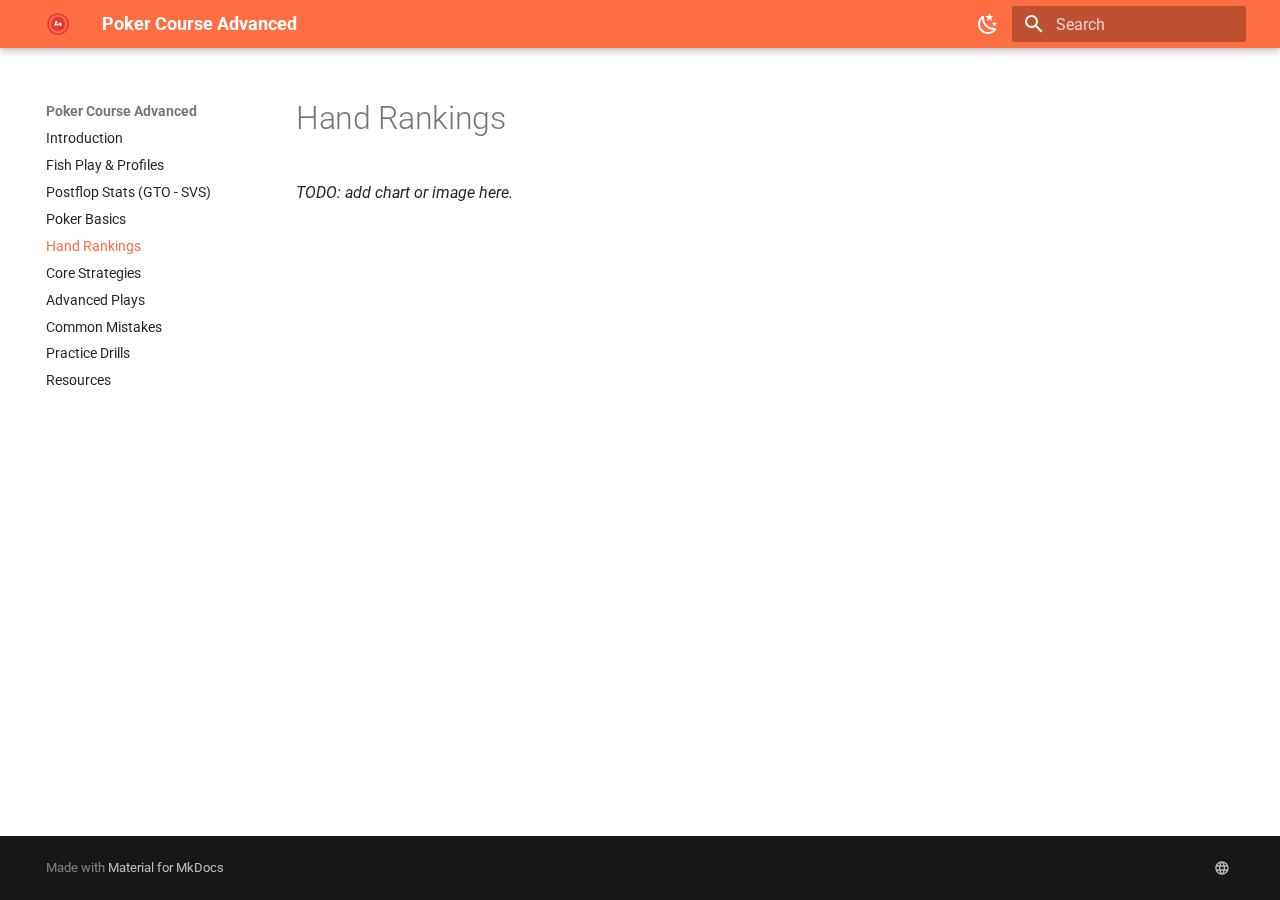
<file: site/03-hand-rankings/index.html>
<!doctype html>
<html lang="en" class="no-js">
  <head>
    
      <meta charset="utf-8">
      <meta name="viewport" content="width=device-width,initial-scale=1">
      
      
      
        <link rel="canonical" href="https://grndr.se/docs/03-hand-rankings/">
      
      
        <link rel="prev" href="../02-poker-basics/">
      
      
        <link rel="next" href="../04-core-strategies/">
      
      
      <link rel="icon" href="../images/favicon.ico">
      <meta name="generator" content="mkdocs-1.6.0, mkdocs-material-9.5.26">
    
    
      
        <title>Hand Rankings - Poker Course Advanced</title>
      
    
    
      <link rel="stylesheet" href="../assets/stylesheets/main.6543a935.min.css">
      
        
        <link rel="stylesheet" href="../assets/stylesheets/palette.06af60db.min.css">
      
      


    
    
      
    
    
      
        
        
        <link rel="preconnect" href="https://fonts.gstatic.com" crossorigin>
        <link rel="stylesheet" href="https://fonts.googleapis.com/css?family=Roboto:300,300i,400,400i,700,700i%7CRoboto+Mono:400,400i,700,700i&display=fallback">
        <style>:root{--md-text-font:"Roboto";--md-code-font:"Roboto Mono"}</style>
      
    
    
      <link rel="stylesheet" href="../css/player-types.css">
    
    <script>__md_scope=new URL("..",location),__md_hash=e=>[...e].reduce((e,_)=>(e<<5)-e+_.charCodeAt(0),0),__md_get=(e,_=localStorage,t=__md_scope)=>JSON.parse(_.getItem(t.pathname+"."+e)),__md_set=(e,_,t=localStorage,a=__md_scope)=>{try{t.setItem(a.pathname+"."+e,JSON.stringify(_))}catch(e){}}</script>
    
      

    
    
    
  </head>
  
  
    
    
      
    
    
    
    
    <body dir="ltr" data-md-color-scheme="default" data-md-color-primary="deep-orange" data-md-color-accent="amber">
  
    
    <input class="md-toggle" data-md-toggle="drawer" type="checkbox" id="__drawer" autocomplete="off">
    <input class="md-toggle" data-md-toggle="search" type="checkbox" id="__search" autocomplete="off">
    <label class="md-overlay" for="__drawer"></label>
    <div data-md-component="skip">
      
        
        <a href="#hand-rankings" class="md-skip">
          Skip to content
        </a>
      
    </div>
    <div data-md-component="announce">
      
    </div>
    
    
      

  

<header class="md-header md-header--shadow" data-md-component="header">
  <nav class="md-header__inner md-grid" aria-label="Header">
    <a href=".." title="Poker Course Advanced" class="md-header__button md-logo" aria-label="Poker Course Advanced" data-md-component="logo">
      
  <img src="../images/logo.svg" alt="logo">

    </a>
    <label class="md-header__button md-icon" for="__drawer">
      
      <svg xmlns="http://www.w3.org/2000/svg" viewBox="0 0 24 24"><path d="M3 6h18v2H3V6m0 5h18v2H3v-2m0 5h18v2H3v-2Z"/></svg>
    </label>
    <div class="md-header__title" data-md-component="header-title">
      <div class="md-header__ellipsis">
        <div class="md-header__topic">
          <span class="md-ellipsis">
            Poker Course Advanced
          </span>
        </div>
        <div class="md-header__topic" data-md-component="header-topic">
          <span class="md-ellipsis">
            
              Hand Rankings
            
          </span>
        </div>
      </div>
    </div>
    
      
        <form class="md-header__option" data-md-component="palette">
  
    
    
    
    <input class="md-option" data-md-color-media="" data-md-color-scheme="default" data-md-color-primary="deep-orange" data-md-color-accent="amber"  aria-label="Switch to dark mode"  type="radio" name="__palette" id="__palette_0">
    
      <label class="md-header__button md-icon" title="Switch to dark mode" for="__palette_1" hidden>
        <svg xmlns="http://www.w3.org/2000/svg" viewBox="0 0 24 24"><path d="m17.75 4.09-2.53 1.94.91 3.06-2.63-1.81-2.63 1.81.91-3.06-2.53-1.94L12.44 4l1.06-3 1.06 3 3.19.09m3.5 6.91-1.64 1.25.59 1.98-1.7-1.17-1.7 1.17.59-1.98L15.75 11l2.06-.05L18.5 9l.69 1.95 2.06.05m-2.28 4.95c.83-.08 1.72 1.1 1.19 1.85-.32.45-.66.87-1.08 1.27C15.17 23 8.84 23 4.94 19.07c-3.91-3.9-3.91-10.24 0-14.14.4-.4.82-.76 1.27-1.08.75-.53 1.93.36 1.85 1.19-.27 2.86.69 5.83 2.89 8.02a9.96 9.96 0 0 0 8.02 2.89m-1.64 2.02a12.08 12.08 0 0 1-7.8-3.47c-2.17-2.19-3.33-5-3.49-7.82-2.81 3.14-2.7 7.96.31 10.98 3.02 3.01 7.84 3.12 10.98.31Z"/></svg>
      </label>
    
  
    
    
    
    <input class="md-option" data-md-color-media="" data-md-color-scheme="slate" data-md-color-primary="deep-orange" data-md-color-accent="amber"  aria-label="Switch to light mode"  type="radio" name="__palette" id="__palette_1">
    
      <label class="md-header__button md-icon" title="Switch to light mode" for="__palette_0" hidden>
        <svg xmlns="http://www.w3.org/2000/svg" viewBox="0 0 24 24"><path d="M12 7a5 5 0 0 1 5 5 5 5 0 0 1-5 5 5 5 0 0 1-5-5 5 5 0 0 1 5-5m0 2a3 3 0 0 0-3 3 3 3 0 0 0 3 3 3 3 0 0 0 3-3 3 3 0 0 0-3-3m0-7 2.39 3.42C13.65 5.15 12.84 5 12 5c-.84 0-1.65.15-2.39.42L12 2M3.34 7l4.16-.35A7.2 7.2 0 0 0 5.94 8.5c-.44.74-.69 1.5-.83 2.29L3.34 7m.02 10 1.76-3.77a7.131 7.131 0 0 0 2.38 4.14L3.36 17M20.65 7l-1.77 3.79a7.023 7.023 0 0 0-2.38-4.15l4.15.36m-.01 10-4.14.36c.59-.51 1.12-1.14 1.54-1.86.42-.73.69-1.5.83-2.29L20.64 17M12 22l-2.41-3.44c.74.27 1.55.44 2.41.44.82 0 1.63-.17 2.37-.44L12 22Z"/></svg>
      </label>
    
  
</form>
      
    
    
      <script>var media,input,key,value,palette=__md_get("__palette");if(palette&&palette.color){"(prefers-color-scheme)"===palette.color.media&&(media=matchMedia("(prefers-color-scheme: light)"),input=document.querySelector(media.matches?"[data-md-color-media='(prefers-color-scheme: light)']":"[data-md-color-media='(prefers-color-scheme: dark)']"),palette.color.media=input.getAttribute("data-md-color-media"),palette.color.scheme=input.getAttribute("data-md-color-scheme"),palette.color.primary=input.getAttribute("data-md-color-primary"),palette.color.accent=input.getAttribute("data-md-color-accent"));for([key,value]of Object.entries(palette.color))document.body.setAttribute("data-md-color-"+key,value)}</script>
    
    
    
      <label class="md-header__button md-icon" for="__search">
        
        <svg xmlns="http://www.w3.org/2000/svg" viewBox="0 0 24 24"><path d="M9.5 3A6.5 6.5 0 0 1 16 9.5c0 1.61-.59 3.09-1.56 4.23l.27.27h.79l5 5-1.5 1.5-5-5v-.79l-.27-.27A6.516 6.516 0 0 1 9.5 16 6.5 6.5 0 0 1 3 9.5 6.5 6.5 0 0 1 9.5 3m0 2C7 5 5 7 5 9.5S7 14 9.5 14 14 12 14 9.5 12 5 9.5 5Z"/></svg>
      </label>
      <div class="md-search" data-md-component="search" role="dialog">
  <label class="md-search__overlay" for="__search"></label>
  <div class="md-search__inner" role="search">
    <form class="md-search__form" name="search">
      <input type="text" class="md-search__input" name="query" aria-label="Search" placeholder="Search" autocapitalize="off" autocorrect="off" autocomplete="off" spellcheck="false" data-md-component="search-query" required>
      <label class="md-search__icon md-icon" for="__search">
        
        <svg xmlns="http://www.w3.org/2000/svg" viewBox="0 0 24 24"><path d="M9.5 3A6.5 6.5 0 0 1 16 9.5c0 1.61-.59 3.09-1.56 4.23l.27.27h.79l5 5-1.5 1.5-5-5v-.79l-.27-.27A6.516 6.516 0 0 1 9.5 16 6.5 6.5 0 0 1 3 9.5 6.5 6.5 0 0 1 9.5 3m0 2C7 5 5 7 5 9.5S7 14 9.5 14 14 12 14 9.5 12 5 9.5 5Z"/></svg>
        
        <svg xmlns="http://www.w3.org/2000/svg" viewBox="0 0 24 24"><path d="M20 11v2H8l5.5 5.5-1.42 1.42L4.16 12l7.92-7.92L13.5 5.5 8 11h12Z"/></svg>
      </label>
      <nav class="md-search__options" aria-label="Search">
        
        <button type="reset" class="md-search__icon md-icon" title="Clear" aria-label="Clear" tabindex="-1">
          
          <svg xmlns="http://www.w3.org/2000/svg" viewBox="0 0 24 24"><path d="M19 6.41 17.59 5 12 10.59 6.41 5 5 6.41 10.59 12 5 17.59 6.41 19 12 13.41 17.59 19 19 17.59 13.41 12 19 6.41Z"/></svg>
        </button>
      </nav>
      
        <div class="md-search__suggest" data-md-component="search-suggest"></div>
      
    </form>
    <div class="md-search__output">
      <div class="md-search__scrollwrap" tabindex="0" data-md-scrollfix>
        <div class="md-search-result" data-md-component="search-result">
          <div class="md-search-result__meta">
            Initializing search
          </div>
          <ol class="md-search-result__list" role="presentation"></ol>
        </div>
      </div>
    </div>
  </div>
</div>
    
    
  </nav>
  
</header>
    
    <div class="md-container" data-md-component="container">
      
      
        
          
        
      
      <main class="md-main" data-md-component="main">
        <div class="md-main__inner md-grid">
          
            
              
              <div class="md-sidebar md-sidebar--primary" data-md-component="sidebar" data-md-type="navigation" >
                <div class="md-sidebar__scrollwrap">
                  <div class="md-sidebar__inner">
                    



<nav class="md-nav md-nav--primary" aria-label="Navigation" data-md-level="0">
  <label class="md-nav__title" for="__drawer">
    <a href=".." title="Poker Course Advanced" class="md-nav__button md-logo" aria-label="Poker Course Advanced" data-md-component="logo">
      
  <img src="../images/logo.svg" alt="logo">

    </a>
    Poker Course Advanced
  </label>
  
  <ul class="md-nav__list" data-md-scrollfix>
    
      
      
  
  
  
  
    <li class="md-nav__item">
      <a href="../01-introduction/" class="md-nav__link">
        
  
  <span class="md-ellipsis">
    Introduction
  </span>
  

      </a>
    </li>
  

    
      
      
  
  
  
  
    <li class="md-nav__item">
      <a href="../08-fish-play/" class="md-nav__link">
        
  
  <span class="md-ellipsis">
    Fish Play & Profiles
  </span>
  

      </a>
    </li>
  

    
      
      
  
  
  
  
    <li class="md-nav__item">
      <a href="../09-preflop-stats/" class="md-nav__link">
        
  
  <span class="md-ellipsis">
    Postflop Stats (GTO - SVS)
  </span>
  

      </a>
    </li>
  

    
      
      
  
  
  
  
    <li class="md-nav__item">
      <a href="../02-poker-basics/" class="md-nav__link">
        
  
  <span class="md-ellipsis">
    Poker Basics
  </span>
  

      </a>
    </li>
  

    
      
      
  
  
    
  
  
  
    <li class="md-nav__item md-nav__item--active">
      
      <input class="md-nav__toggle md-toggle" type="checkbox" id="__toc">
      
      
        
      
      
      <a href="./" class="md-nav__link md-nav__link--active">
        
  
  <span class="md-ellipsis">
    Hand Rankings
  </span>
  

      </a>
      
    </li>
  

    
      
      
  
  
  
  
    <li class="md-nav__item">
      <a href="../04-core-strategies/" class="md-nav__link">
        
  
  <span class="md-ellipsis">
    Core Strategies
  </span>
  

      </a>
    </li>
  

    
      
      
  
  
  
  
    <li class="md-nav__item">
      <a href="../05-advanced-plays/" class="md-nav__link">
        
  
  <span class="md-ellipsis">
    Advanced Plays
  </span>
  

      </a>
    </li>
  

    
      
      
  
  
  
  
    <li class="md-nav__item">
      <a href="../06-common-mistakes/" class="md-nav__link">
        
  
  <span class="md-ellipsis">
    Common Mistakes
  </span>
  

      </a>
    </li>
  

    
      
      
  
  
  
  
    <li class="md-nav__item">
      <a href="../07-practice-drills/" class="md-nav__link">
        
  
  <span class="md-ellipsis">
    Practice Drills
  </span>
  

      </a>
    </li>
  

    
      
      
  
  
  
  
    <li class="md-nav__item">
      <a href="../resources/" class="md-nav__link">
        
  
  <span class="md-ellipsis">
    Resources
  </span>
  

      </a>
    </li>
  

    
  </ul>
</nav>
                  </div>
                </div>
              </div>
            
            
              
              <div class="md-sidebar md-sidebar--secondary" data-md-component="sidebar" data-md-type="toc" >
                <div class="md-sidebar__scrollwrap">
                  <div class="md-sidebar__inner">
                    

<nav class="md-nav md-nav--secondary" aria-label="Table of contents">
  
  
  
    
  
  
</nav>
                  </div>
                </div>
              </div>
            
          
          
            <div class="md-content" data-md-component="content">
              <article class="md-content__inner md-typeset">
                
                  


<h1 id="hand-rankings">Hand Rankings<a class="headerlink" href="#hand-rankings" title="Permanent link">&para;</a></h1>
<p><em>TODO: add chart or image here.</em></p>












                
              </article>
            </div>
          
          
<script>var target=document.getElementById(location.hash.slice(1));target&&target.name&&(target.checked=target.name.startsWith("__tabbed_"))</script>
        </div>
        
          <button type="button" class="md-top md-icon" data-md-component="top" hidden>
  
  <svg xmlns="http://www.w3.org/2000/svg" viewBox="0 0 24 24"><path d="M13 20h-2V8l-5.5 5.5-1.42-1.42L12 4.16l7.92 7.92-1.42 1.42L13 8v12Z"/></svg>
  Back to top
</button>
        
      </main>
      
        <footer class="md-footer">
  
  <div class="md-footer-meta md-typeset">
    <div class="md-footer-meta__inner md-grid">
      <div class="md-copyright">
  
  
    Made with
    <a href="https://squidfunk.github.io/mkdocs-material/" target="_blank" rel="noopener">
      Material for MkDocs
    </a>
  
</div>
      
        <div class="md-social">
  
    
    
    
    
      
      
    
    <a href="https://grndr.se" target="_blank" rel="noopener" title="grndr.se" class="md-social__link">
      <svg xmlns="http://www.w3.org/2000/svg" viewBox="0 0 24 24"><path d="M16.36 14c.08-.66.14-1.32.14-2 0-.68-.06-1.34-.14-2h3.38c.16.64.26 1.31.26 2s-.1 1.36-.26 2m-5.15 5.56c.6-1.11 1.06-2.31 1.38-3.56h2.95a8.03 8.03 0 0 1-4.33 3.56M14.34 14H9.66c-.1-.66-.16-1.32-.16-2 0-.68.06-1.35.16-2h4.68c.09.65.16 1.32.16 2 0 .68-.07 1.34-.16 2M12 19.96c-.83-1.2-1.5-2.53-1.91-3.96h3.82c-.41 1.43-1.08 2.76-1.91 3.96M8 8H5.08A7.923 7.923 0 0 1 9.4 4.44C8.8 5.55 8.35 6.75 8 8m-2.92 8H8c.35 1.25.8 2.45 1.4 3.56A8.008 8.008 0 0 1 5.08 16m-.82-2C4.1 13.36 4 12.69 4 12s.1-1.36.26-2h3.38c-.08.66-.14 1.32-.14 2 0 .68.06 1.34.14 2M12 4.03c.83 1.2 1.5 2.54 1.91 3.97h-3.82c.41-1.43 1.08-2.77 1.91-3.97M18.92 8h-2.95a15.65 15.65 0 0 0-1.38-3.56c1.84.63 3.37 1.9 4.33 3.56M12 2C6.47 2 2 6.5 2 12a10 10 0 0 0 10 10 10 10 0 0 0 10-10A10 10 0 0 0 12 2Z"/></svg>
    </a>
  
</div>
      
    </div>
  </div>
</footer>
      
    </div>
    <div class="md-dialog" data-md-component="dialog">
      <div class="md-dialog__inner md-typeset"></div>
    </div>
    
    
    <script id="__config" type="application/json">{"base": "..", "features": ["navigation.instant", "content.code.copy", "navigation.top", "search.suggest", "search.highlight"], "search": "../assets/javascripts/workers/search.b8dbb3d2.min.js", "translations": {"clipboard.copied": "Copied to clipboard", "clipboard.copy": "Copy to clipboard", "search.result.more.one": "1 more on this page", "search.result.more.other": "# more on this page", "search.result.none": "No matching documents", "search.result.one": "1 matching document", "search.result.other": "# matching documents", "search.result.placeholder": "Type to start searching", "search.result.term.missing": "Missing", "select.version": "Select version"}}</script>
    
    
      <script src="../assets/javascripts/bundle.ad660dcc.min.js"></script>
      
    
  </body>
</html>
</file>
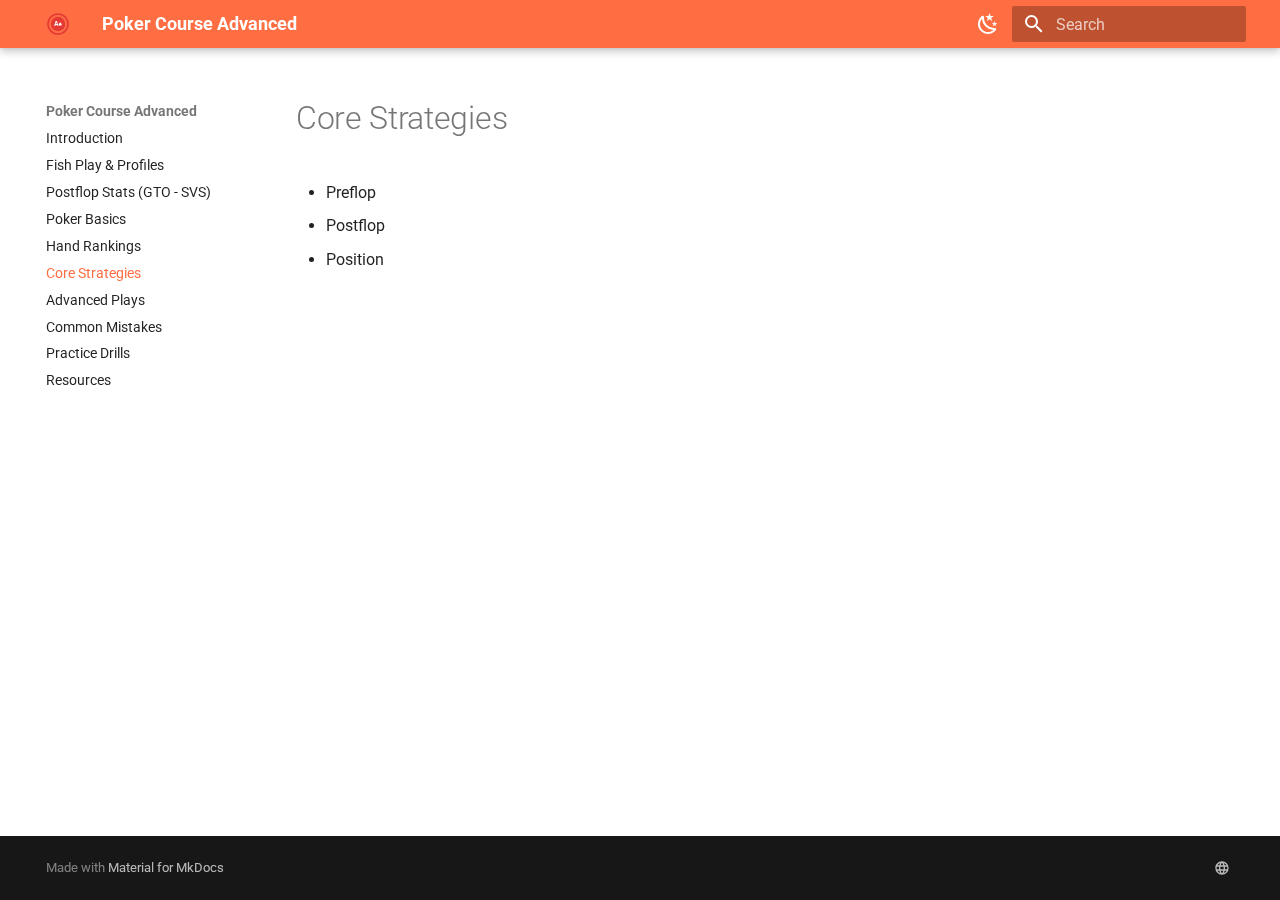
<file: site/04-core-strategies/index.html>
<!doctype html>
<html lang="en" class="no-js">
  <head>
    
      <meta charset="utf-8">
      <meta name="viewport" content="width=device-width,initial-scale=1">
      
      
      
        <link rel="canonical" href="https://grndr.se/docs/04-core-strategies/">
      
      
        <link rel="prev" href="../03-hand-rankings/">
      
      
        <link rel="next" href="../05-advanced-plays/">
      
      
      <link rel="icon" href="../images/favicon.ico">
      <meta name="generator" content="mkdocs-1.6.0, mkdocs-material-9.5.26">
    
    
      
        <title>Core Strategies - Poker Course Advanced</title>
      
    
    
      <link rel="stylesheet" href="../assets/stylesheets/main.6543a935.min.css">
      
        
        <link rel="stylesheet" href="../assets/stylesheets/palette.06af60db.min.css">
      
      


    
    
      
    
    
      
        
        
        <link rel="preconnect" href="https://fonts.gstatic.com" crossorigin>
        <link rel="stylesheet" href="https://fonts.googleapis.com/css?family=Roboto:300,300i,400,400i,700,700i%7CRoboto+Mono:400,400i,700,700i&display=fallback">
        <style>:root{--md-text-font:"Roboto";--md-code-font:"Roboto Mono"}</style>
      
    
    
      <link rel="stylesheet" href="../css/player-types.css">
    
    <script>__md_scope=new URL("..",location),__md_hash=e=>[...e].reduce((e,_)=>(e<<5)-e+_.charCodeAt(0),0),__md_get=(e,_=localStorage,t=__md_scope)=>JSON.parse(_.getItem(t.pathname+"."+e)),__md_set=(e,_,t=localStorage,a=__md_scope)=>{try{t.setItem(a.pathname+"."+e,JSON.stringify(_))}catch(e){}}</script>
    
      

    
    
    
  </head>
  
  
    
    
      
    
    
    
    
    <body dir="ltr" data-md-color-scheme="default" data-md-color-primary="deep-orange" data-md-color-accent="amber">
  
    
    <input class="md-toggle" data-md-toggle="drawer" type="checkbox" id="__drawer" autocomplete="off">
    <input class="md-toggle" data-md-toggle="search" type="checkbox" id="__search" autocomplete="off">
    <label class="md-overlay" for="__drawer"></label>
    <div data-md-component="skip">
      
        
        <a href="#core-strategies" class="md-skip">
          Skip to content
        </a>
      
    </div>
    <div data-md-component="announce">
      
    </div>
    
    
      

  

<header class="md-header md-header--shadow" data-md-component="header">
  <nav class="md-header__inner md-grid" aria-label="Header">
    <a href=".." title="Poker Course Advanced" class="md-header__button md-logo" aria-label="Poker Course Advanced" data-md-component="logo">
      
  <img src="../images/logo.svg" alt="logo">

    </a>
    <label class="md-header__button md-icon" for="__drawer">
      
      <svg xmlns="http://www.w3.org/2000/svg" viewBox="0 0 24 24"><path d="M3 6h18v2H3V6m0 5h18v2H3v-2m0 5h18v2H3v-2Z"/></svg>
    </label>
    <div class="md-header__title" data-md-component="header-title">
      <div class="md-header__ellipsis">
        <div class="md-header__topic">
          <span class="md-ellipsis">
            Poker Course Advanced
          </span>
        </div>
        <div class="md-header__topic" data-md-component="header-topic">
          <span class="md-ellipsis">
            
              Core Strategies
            
          </span>
        </div>
      </div>
    </div>
    
      
        <form class="md-header__option" data-md-component="palette">
  
    
    
    
    <input class="md-option" data-md-color-media="" data-md-color-scheme="default" data-md-color-primary="deep-orange" data-md-color-accent="amber"  aria-label="Switch to dark mode"  type="radio" name="__palette" id="__palette_0">
    
      <label class="md-header__button md-icon" title="Switch to dark mode" for="__palette_1" hidden>
        <svg xmlns="http://www.w3.org/2000/svg" viewBox="0 0 24 24"><path d="m17.75 4.09-2.53 1.94.91 3.06-2.63-1.81-2.63 1.81.91-3.06-2.53-1.94L12.44 4l1.06-3 1.06 3 3.19.09m3.5 6.91-1.64 1.25.59 1.98-1.7-1.17-1.7 1.17.59-1.98L15.75 11l2.06-.05L18.5 9l.69 1.95 2.06.05m-2.28 4.95c.83-.08 1.72 1.1 1.19 1.85-.32.45-.66.87-1.08 1.27C15.17 23 8.84 23 4.94 19.07c-3.91-3.9-3.91-10.24 0-14.14.4-.4.82-.76 1.27-1.08.75-.53 1.93.36 1.85 1.19-.27 2.86.69 5.83 2.89 8.02a9.96 9.96 0 0 0 8.02 2.89m-1.64 2.02a12.08 12.08 0 0 1-7.8-3.47c-2.17-2.19-3.33-5-3.49-7.82-2.81 3.14-2.7 7.96.31 10.98 3.02 3.01 7.84 3.12 10.98.31Z"/></svg>
      </label>
    
  
    
    
    
    <input class="md-option" data-md-color-media="" data-md-color-scheme="slate" data-md-color-primary="deep-orange" data-md-color-accent="amber"  aria-label="Switch to light mode"  type="radio" name="__palette" id="__palette_1">
    
      <label class="md-header__button md-icon" title="Switch to light mode" for="__palette_0" hidden>
        <svg xmlns="http://www.w3.org/2000/svg" viewBox="0 0 24 24"><path d="M12 7a5 5 0 0 1 5 5 5 5 0 0 1-5 5 5 5 0 0 1-5-5 5 5 0 0 1 5-5m0 2a3 3 0 0 0-3 3 3 3 0 0 0 3 3 3 3 0 0 0 3-3 3 3 0 0 0-3-3m0-7 2.39 3.42C13.65 5.15 12.84 5 12 5c-.84 0-1.65.15-2.39.42L12 2M3.34 7l4.16-.35A7.2 7.2 0 0 0 5.94 8.5c-.44.74-.69 1.5-.83 2.29L3.34 7m.02 10 1.76-3.77a7.131 7.131 0 0 0 2.38 4.14L3.36 17M20.65 7l-1.77 3.79a7.023 7.023 0 0 0-2.38-4.15l4.15.36m-.01 10-4.14.36c.59-.51 1.12-1.14 1.54-1.86.42-.73.69-1.5.83-2.29L20.64 17M12 22l-2.41-3.44c.74.27 1.55.44 2.41.44.82 0 1.63-.17 2.37-.44L12 22Z"/></svg>
      </label>
    
  
</form>
      
    
    
      <script>var media,input,key,value,palette=__md_get("__palette");if(palette&&palette.color){"(prefers-color-scheme)"===palette.color.media&&(media=matchMedia("(prefers-color-scheme: light)"),input=document.querySelector(media.matches?"[data-md-color-media='(prefers-color-scheme: light)']":"[data-md-color-media='(prefers-color-scheme: dark)']"),palette.color.media=input.getAttribute("data-md-color-media"),palette.color.scheme=input.getAttribute("data-md-color-scheme"),palette.color.primary=input.getAttribute("data-md-color-primary"),palette.color.accent=input.getAttribute("data-md-color-accent"));for([key,value]of Object.entries(palette.color))document.body.setAttribute("data-md-color-"+key,value)}</script>
    
    
    
      <label class="md-header__button md-icon" for="__search">
        
        <svg xmlns="http://www.w3.org/2000/svg" viewBox="0 0 24 24"><path d="M9.5 3A6.5 6.5 0 0 1 16 9.5c0 1.61-.59 3.09-1.56 4.23l.27.27h.79l5 5-1.5 1.5-5-5v-.79l-.27-.27A6.516 6.516 0 0 1 9.5 16 6.5 6.5 0 0 1 3 9.5 6.5 6.5 0 0 1 9.5 3m0 2C7 5 5 7 5 9.5S7 14 9.5 14 14 12 14 9.5 12 5 9.5 5Z"/></svg>
      </label>
      <div class="md-search" data-md-component="search" role="dialog">
  <label class="md-search__overlay" for="__search"></label>
  <div class="md-search__inner" role="search">
    <form class="md-search__form" name="search">
      <input type="text" class="md-search__input" name="query" aria-label="Search" placeholder="Search" autocapitalize="off" autocorrect="off" autocomplete="off" spellcheck="false" data-md-component="search-query" required>
      <label class="md-search__icon md-icon" for="__search">
        
        <svg xmlns="http://www.w3.org/2000/svg" viewBox="0 0 24 24"><path d="M9.5 3A6.5 6.5 0 0 1 16 9.5c0 1.61-.59 3.09-1.56 4.23l.27.27h.79l5 5-1.5 1.5-5-5v-.79l-.27-.27A6.516 6.516 0 0 1 9.5 16 6.5 6.5 0 0 1 3 9.5 6.5 6.5 0 0 1 9.5 3m0 2C7 5 5 7 5 9.5S7 14 9.5 14 14 12 14 9.5 12 5 9.5 5Z"/></svg>
        
        <svg xmlns="http://www.w3.org/2000/svg" viewBox="0 0 24 24"><path d="M20 11v2H8l5.5 5.5-1.42 1.42L4.16 12l7.92-7.92L13.5 5.5 8 11h12Z"/></svg>
      </label>
      <nav class="md-search__options" aria-label="Search">
        
        <button type="reset" class="md-search__icon md-icon" title="Clear" aria-label="Clear" tabindex="-1">
          
          <svg xmlns="http://www.w3.org/2000/svg" viewBox="0 0 24 24"><path d="M19 6.41 17.59 5 12 10.59 6.41 5 5 6.41 10.59 12 5 17.59 6.41 19 12 13.41 17.59 19 19 17.59 13.41 12 19 6.41Z"/></svg>
        </button>
      </nav>
      
        <div class="md-search__suggest" data-md-component="search-suggest"></div>
      
    </form>
    <div class="md-search__output">
      <div class="md-search__scrollwrap" tabindex="0" data-md-scrollfix>
        <div class="md-search-result" data-md-component="search-result">
          <div class="md-search-result__meta">
            Initializing search
          </div>
          <ol class="md-search-result__list" role="presentation"></ol>
        </div>
      </div>
    </div>
  </div>
</div>
    
    
  </nav>
  
</header>
    
    <div class="md-container" data-md-component="container">
      
      
        
          
        
      
      <main class="md-main" data-md-component="main">
        <div class="md-main__inner md-grid">
          
            
              
              <div class="md-sidebar md-sidebar--primary" data-md-component="sidebar" data-md-type="navigation" >
                <div class="md-sidebar__scrollwrap">
                  <div class="md-sidebar__inner">
                    



<nav class="md-nav md-nav--primary" aria-label="Navigation" data-md-level="0">
  <label class="md-nav__title" for="__drawer">
    <a href=".." title="Poker Course Advanced" class="md-nav__button md-logo" aria-label="Poker Course Advanced" data-md-component="logo">
      
  <img src="../images/logo.svg" alt="logo">

    </a>
    Poker Course Advanced
  </label>
  
  <ul class="md-nav__list" data-md-scrollfix>
    
      
      
  
  
  
  
    <li class="md-nav__item">
      <a href="../01-introduction/" class="md-nav__link">
        
  
  <span class="md-ellipsis">
    Introduction
  </span>
  

      </a>
    </li>
  

    
      
      
  
  
  
  
    <li class="md-nav__item">
      <a href="../08-fish-play/" class="md-nav__link">
        
  
  <span class="md-ellipsis">
    Fish Play & Profiles
  </span>
  

      </a>
    </li>
  

    
      
      
  
  
  
  
    <li class="md-nav__item">
      <a href="../09-preflop-stats/" class="md-nav__link">
        
  
  <span class="md-ellipsis">
    Postflop Stats (GTO - SVS)
  </span>
  

      </a>
    </li>
  

    
      
      
  
  
  
  
    <li class="md-nav__item">
      <a href="../02-poker-basics/" class="md-nav__link">
        
  
  <span class="md-ellipsis">
    Poker Basics
  </span>
  

      </a>
    </li>
  

    
      
      
  
  
  
  
    <li class="md-nav__item">
      <a href="../03-hand-rankings/" class="md-nav__link">
        
  
  <span class="md-ellipsis">
    Hand Rankings
  </span>
  

      </a>
    </li>
  

    
      
      
  
  
    
  
  
  
    <li class="md-nav__item md-nav__item--active">
      
      <input class="md-nav__toggle md-toggle" type="checkbox" id="__toc">
      
      
        
      
      
      <a href="./" class="md-nav__link md-nav__link--active">
        
  
  <span class="md-ellipsis">
    Core Strategies
  </span>
  

      </a>
      
    </li>
  

    
      
      
  
  
  
  
    <li class="md-nav__item">
      <a href="../05-advanced-plays/" class="md-nav__link">
        
  
  <span class="md-ellipsis">
    Advanced Plays
  </span>
  

      </a>
    </li>
  

    
      
      
  
  
  
  
    <li class="md-nav__item">
      <a href="../06-common-mistakes/" class="md-nav__link">
        
  
  <span class="md-ellipsis">
    Common Mistakes
  </span>
  

      </a>
    </li>
  

    
      
      
  
  
  
  
    <li class="md-nav__item">
      <a href="../07-practice-drills/" class="md-nav__link">
        
  
  <span class="md-ellipsis">
    Practice Drills
  </span>
  

      </a>
    </li>
  

    
      
      
  
  
  
  
    <li class="md-nav__item">
      <a href="../resources/" class="md-nav__link">
        
  
  <span class="md-ellipsis">
    Resources
  </span>
  

      </a>
    </li>
  

    
  </ul>
</nav>
                  </div>
                </div>
              </div>
            
            
              
              <div class="md-sidebar md-sidebar--secondary" data-md-component="sidebar" data-md-type="toc" >
                <div class="md-sidebar__scrollwrap">
                  <div class="md-sidebar__inner">
                    

<nav class="md-nav md-nav--secondary" aria-label="Table of contents">
  
  
  
    
  
  
</nav>
                  </div>
                </div>
              </div>
            
          
          
            <div class="md-content" data-md-component="content">
              <article class="md-content__inner md-typeset">
                
                  


<h1 id="core-strategies">Core Strategies<a class="headerlink" href="#core-strategies" title="Permanent link">&para;</a></h1>
<ul>
<li>Preflop</li>
<li>Postflop</li>
<li>Position</li>
</ul>












                
              </article>
            </div>
          
          
<script>var target=document.getElementById(location.hash.slice(1));target&&target.name&&(target.checked=target.name.startsWith("__tabbed_"))</script>
        </div>
        
          <button type="button" class="md-top md-icon" data-md-component="top" hidden>
  
  <svg xmlns="http://www.w3.org/2000/svg" viewBox="0 0 24 24"><path d="M13 20h-2V8l-5.5 5.5-1.42-1.42L12 4.16l7.92 7.92-1.42 1.42L13 8v12Z"/></svg>
  Back to top
</button>
        
      </main>
      
        <footer class="md-footer">
  
  <div class="md-footer-meta md-typeset">
    <div class="md-footer-meta__inner md-grid">
      <div class="md-copyright">
  
  
    Made with
    <a href="https://squidfunk.github.io/mkdocs-material/" target="_blank" rel="noopener">
      Material for MkDocs
    </a>
  
</div>
      
        <div class="md-social">
  
    
    
    
    
      
      
    
    <a href="https://grndr.se" target="_blank" rel="noopener" title="grndr.se" class="md-social__link">
      <svg xmlns="http://www.w3.org/2000/svg" viewBox="0 0 24 24"><path d="M16.36 14c.08-.66.14-1.32.14-2 0-.68-.06-1.34-.14-2h3.38c.16.64.26 1.31.26 2s-.1 1.36-.26 2m-5.15 5.56c.6-1.11 1.06-2.31 1.38-3.56h2.95a8.03 8.03 0 0 1-4.33 3.56M14.34 14H9.66c-.1-.66-.16-1.32-.16-2 0-.68.06-1.35.16-2h4.68c.09.65.16 1.32.16 2 0 .68-.07 1.34-.16 2M12 19.96c-.83-1.2-1.5-2.53-1.91-3.96h3.82c-.41 1.43-1.08 2.76-1.91 3.96M8 8H5.08A7.923 7.923 0 0 1 9.4 4.44C8.8 5.55 8.35 6.75 8 8m-2.92 8H8c.35 1.25.8 2.45 1.4 3.56A8.008 8.008 0 0 1 5.08 16m-.82-2C4.1 13.36 4 12.69 4 12s.1-1.36.26-2h3.38c-.08.66-.14 1.32-.14 2 0 .68.06 1.34.14 2M12 4.03c.83 1.2 1.5 2.54 1.91 3.97h-3.82c.41-1.43 1.08-2.77 1.91-3.97M18.92 8h-2.95a15.65 15.65 0 0 0-1.38-3.56c1.84.63 3.37 1.9 4.33 3.56M12 2C6.47 2 2 6.5 2 12a10 10 0 0 0 10 10 10 10 0 0 0 10-10A10 10 0 0 0 12 2Z"/></svg>
    </a>
  
</div>
      
    </div>
  </div>
</footer>
      
    </div>
    <div class="md-dialog" data-md-component="dialog">
      <div class="md-dialog__inner md-typeset"></div>
    </div>
    
    
    <script id="__config" type="application/json">{"base": "..", "features": ["navigation.instant", "content.code.copy", "navigation.top", "search.suggest", "search.highlight"], "search": "../assets/javascripts/workers/search.b8dbb3d2.min.js", "translations": {"clipboard.copied": "Copied to clipboard", "clipboard.copy": "Copy to clipboard", "search.result.more.one": "1 more on this page", "search.result.more.other": "# more on this page", "search.result.none": "No matching documents", "search.result.one": "1 matching document", "search.result.other": "# matching documents", "search.result.placeholder": "Type to start searching", "search.result.term.missing": "Missing", "select.version": "Select version"}}</script>
    
    
      <script src="../assets/javascripts/bundle.ad660dcc.min.js"></script>
      
    
  </body>
</html>
</file>
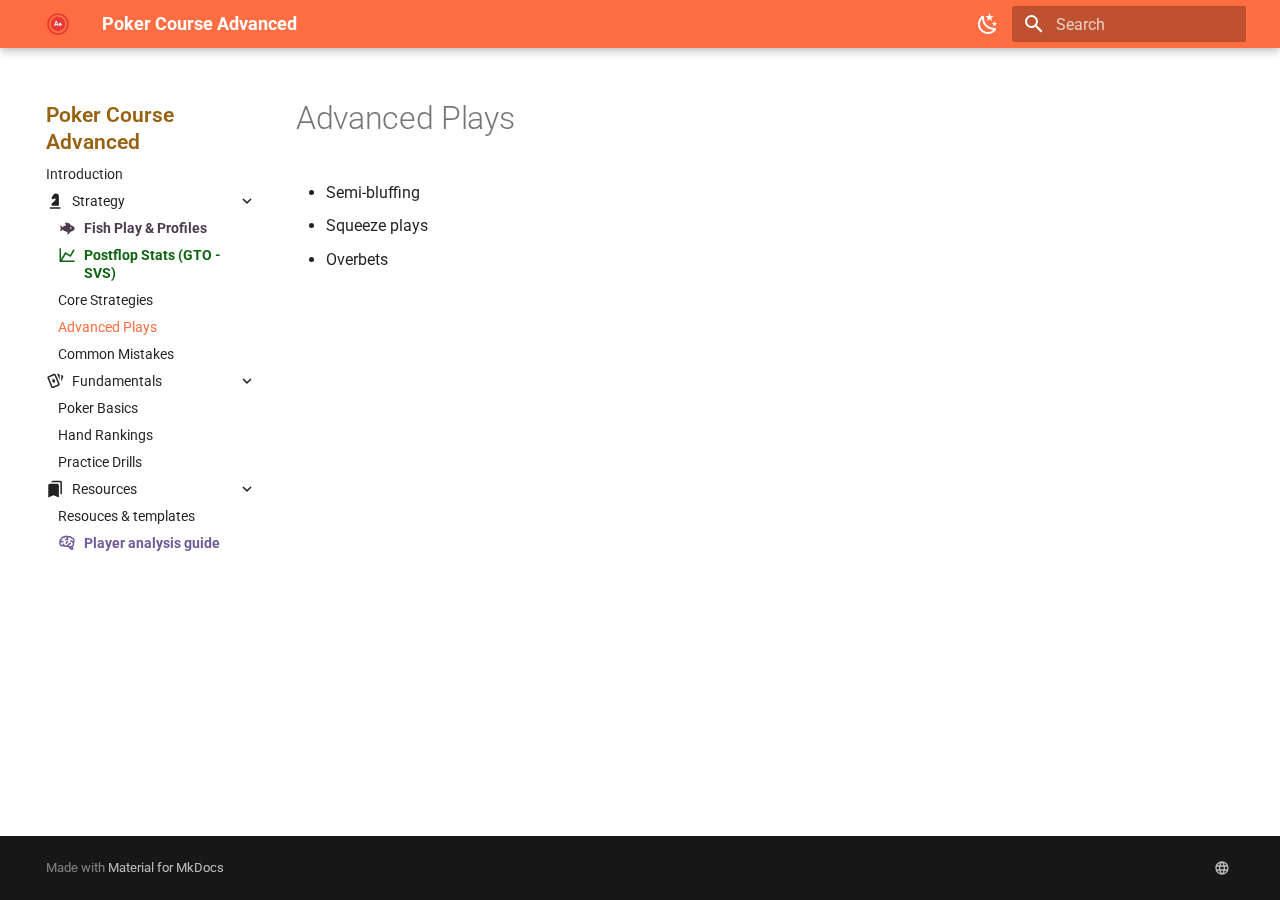
<file: site/05-advanced-plays/index.html>
<!doctype html>
<html lang="en" class="no-js">
  <head>
    
      <meta charset="utf-8">
      <meta name="viewport" content="width=device-width,initial-scale=1">
      
      
      
        <link rel="canonical" href="https://grndr.se/docs/05-advanced-plays/">
      
      
        <link rel="prev" href="../04-core-strategies/">
      
      
        <link rel="next" href="../06-common-mistakes/">
      
      
      <link rel="icon" href="../images/favicon.ico">
      <meta name="generator" content="mkdocs-1.6.0, mkdocs-material-9.6.16">
    
    
      
        <title>Advanced Plays - Poker Course Advanced</title>
      
    
    
      <link rel="stylesheet" href="../assets/stylesheets/main.7e37652d.min.css">
      
        
        <link rel="stylesheet" href="../assets/stylesheets/palette.06af60db.min.css">
      
      


    
    
      
    
    
      
        
        
        <link rel="preconnect" href="https://fonts.gstatic.com" crossorigin>
        <link rel="stylesheet" href="https://fonts.googleapis.com/css?family=Roboto:300,300i,400,400i,700,700i%7CRoboto+Mono:400,400i,700,700i&display=fallback">
        <style>:root{--md-text-font:"Roboto";--md-code-font:"Roboto Mono"}</style>
      
    
    
      <link rel="stylesheet" href="../css/player-types.css">
    
      <link rel="stylesheet" href="../css/nav-style.css">
    
    <script>__md_scope=new URL("..",location),__md_hash=e=>[...e].reduce(((e,_)=>(e<<5)-e+_.charCodeAt(0)),0),__md_get=(e,_=localStorage,t=__md_scope)=>JSON.parse(_.getItem(t.pathname+"."+e)),__md_set=(e,_,t=localStorage,a=__md_scope)=>{try{t.setItem(a.pathname+"."+e,JSON.stringify(_))}catch(e){}}</script>
    
      

    
    
    
  </head>
  
  
    
    
      
    
    
    
    
    <body dir="ltr" data-md-color-scheme="default" data-md-color-primary="deep-orange" data-md-color-accent="amber">
  
    
    <input class="md-toggle" data-md-toggle="drawer" type="checkbox" id="__drawer" autocomplete="off">
    <input class="md-toggle" data-md-toggle="search" type="checkbox" id="__search" autocomplete="off">
    <label class="md-overlay" for="__drawer"></label>
    <div data-md-component="skip">
      
        
        <a href="#advanced-plays" class="md-skip">
          Skip to content
        </a>
      
    </div>
    <div data-md-component="announce">
      
    </div>
    
    
      

  

<header class="md-header md-header--shadow" data-md-component="header">
  <nav class="md-header__inner md-grid" aria-label="Header">
    <a href=".." title="Poker Course Advanced" class="md-header__button md-logo" aria-label="Poker Course Advanced" data-md-component="logo">
      
  <img src="../images/logo.svg" alt="logo">

    </a>
    <label class="md-header__button md-icon" for="__drawer">
      
      <svg xmlns="http://www.w3.org/2000/svg" viewBox="0 0 24 24"><path d="M3 6h18v2H3zm0 5h18v2H3zm0 5h18v2H3z"/></svg>
    </label>
    <div class="md-header__title" data-md-component="header-title">
      <div class="md-header__ellipsis">
        <div class="md-header__topic">
          <span class="md-ellipsis">
            Poker Course Advanced
          </span>
        </div>
        <div class="md-header__topic" data-md-component="header-topic">
          <span class="md-ellipsis">
            
              Advanced Plays
            
          </span>
        </div>
      </div>
    </div>
    
      
        <form class="md-header__option" data-md-component="palette">
  
    
    
    
    <input class="md-option" data-md-color-media="" data-md-color-scheme="default" data-md-color-primary="deep-orange" data-md-color-accent="amber"  aria-label="Switch to dark mode"  type="radio" name="__palette" id="__palette_0">
    
      <label class="md-header__button md-icon" title="Switch to dark mode" for="__palette_1" hidden>
        <svg xmlns="http://www.w3.org/2000/svg" viewBox="0 0 24 24"><path d="m17.75 4.09-2.53 1.94.91 3.06-2.63-1.81-2.63 1.81.91-3.06-2.53-1.94L12.44 4l1.06-3 1.06 3zm3.5 6.91-1.64 1.25.59 1.98-1.7-1.17-1.7 1.17.59-1.98L15.75 11l2.06-.05L18.5 9l.69 1.95zm-2.28 4.95c.83-.08 1.72 1.1 1.19 1.85-.32.45-.66.87-1.08 1.27C15.17 23 8.84 23 4.94 19.07c-3.91-3.9-3.91-10.24 0-14.14.4-.4.82-.76 1.27-1.08.75-.53 1.93.36 1.85 1.19-.27 2.86.69 5.83 2.89 8.02a9.96 9.96 0 0 0 8.02 2.89m-1.64 2.02a12.08 12.08 0 0 1-7.8-3.47c-2.17-2.19-3.33-5-3.49-7.82-2.81 3.14-2.7 7.96.31 10.98 3.02 3.01 7.84 3.12 10.98.31"/></svg>
      </label>
    
  
    
    
    
    <input class="md-option" data-md-color-media="" data-md-color-scheme="slate" data-md-color-primary="deep-orange" data-md-color-accent="amber"  aria-label="Switch to light mode"  type="radio" name="__palette" id="__palette_1">
    
      <label class="md-header__button md-icon" title="Switch to light mode" for="__palette_0" hidden>
        <svg xmlns="http://www.w3.org/2000/svg" viewBox="0 0 24 24"><path d="M12 7a5 5 0 0 1 5 5 5 5 0 0 1-5 5 5 5 0 0 1-5-5 5 5 0 0 1 5-5m0 2a3 3 0 0 0-3 3 3 3 0 0 0 3 3 3 3 0 0 0 3-3 3 3 0 0 0-3-3m0-7 2.39 3.42C13.65 5.15 12.84 5 12 5s-1.65.15-2.39.42zM3.34 7l4.16-.35A7.2 7.2 0 0 0 5.94 8.5c-.44.74-.69 1.5-.83 2.29zm.02 10 1.76-3.77a7.131 7.131 0 0 0 2.38 4.14zM20.65 7l-1.77 3.79a7.02 7.02 0 0 0-2.38-4.15zm-.01 10-4.14.36c.59-.51 1.12-1.14 1.54-1.86.42-.73.69-1.5.83-2.29zM12 22l-2.41-3.44c.74.27 1.55.44 2.41.44.82 0 1.63-.17 2.37-.44z"/></svg>
      </label>
    
  
</form>
      
    
    
      <script>var palette=__md_get("__palette");if(palette&&palette.color){if("(prefers-color-scheme)"===palette.color.media){var media=matchMedia("(prefers-color-scheme: light)"),input=document.querySelector(media.matches?"[data-md-color-media='(prefers-color-scheme: light)']":"[data-md-color-media='(prefers-color-scheme: dark)']");palette.color.media=input.getAttribute("data-md-color-media"),palette.color.scheme=input.getAttribute("data-md-color-scheme"),palette.color.primary=input.getAttribute("data-md-color-primary"),palette.color.accent=input.getAttribute("data-md-color-accent")}for(var[key,value]of Object.entries(palette.color))document.body.setAttribute("data-md-color-"+key,value)}</script>
    
    
    
      
      
        <label class="md-header__button md-icon" for="__search">
          
          <svg xmlns="http://www.w3.org/2000/svg" viewBox="0 0 24 24"><path d="M9.5 3A6.5 6.5 0 0 1 16 9.5c0 1.61-.59 3.09-1.56 4.23l.27.27h.79l5 5-1.5 1.5-5-5v-.79l-.27-.27A6.52 6.52 0 0 1 9.5 16 6.5 6.5 0 0 1 3 9.5 6.5 6.5 0 0 1 9.5 3m0 2C7 5 5 7 5 9.5S7 14 9.5 14 14 12 14 9.5 12 5 9.5 5"/></svg>
        </label>
        <div class="md-search" data-md-component="search" role="dialog">
  <label class="md-search__overlay" for="__search"></label>
  <div class="md-search__inner" role="search">
    <form class="md-search__form" name="search">
      <input type="text" class="md-search__input" name="query" aria-label="Search" placeholder="Search" autocapitalize="off" autocorrect="off" autocomplete="off" spellcheck="false" data-md-component="search-query" required>
      <label class="md-search__icon md-icon" for="__search">
        
        <svg xmlns="http://www.w3.org/2000/svg" viewBox="0 0 24 24"><path d="M9.5 3A6.5 6.5 0 0 1 16 9.5c0 1.61-.59 3.09-1.56 4.23l.27.27h.79l5 5-1.5 1.5-5-5v-.79l-.27-.27A6.52 6.52 0 0 1 9.5 16 6.5 6.5 0 0 1 3 9.5 6.5 6.5 0 0 1 9.5 3m0 2C7 5 5 7 5 9.5S7 14 9.5 14 14 12 14 9.5 12 5 9.5 5"/></svg>
        
        <svg xmlns="http://www.w3.org/2000/svg" viewBox="0 0 24 24"><path d="M20 11v2H8l5.5 5.5-1.42 1.42L4.16 12l7.92-7.92L13.5 5.5 8 11z"/></svg>
      </label>
      <nav class="md-search__options" aria-label="Search">
        
        <button type="reset" class="md-search__icon md-icon" title="Clear" aria-label="Clear" tabindex="-1">
          
          <svg xmlns="http://www.w3.org/2000/svg" viewBox="0 0 24 24"><path d="M19 6.41 17.59 5 12 10.59 6.41 5 5 6.41 10.59 12 5 17.59 6.41 19 12 13.41 17.59 19 19 17.59 13.41 12z"/></svg>
        </button>
      </nav>
      
        <div class="md-search__suggest" data-md-component="search-suggest"></div>
      
    </form>
    <div class="md-search__output">
      <div class="md-search__scrollwrap" tabindex="0" data-md-scrollfix>
        <div class="md-search-result" data-md-component="search-result">
          <div class="md-search-result__meta">
            Initializing search
          </div>
          <ol class="md-search-result__list" role="presentation"></ol>
        </div>
      </div>
    </div>
  </div>
</div>
      
    
    
  </nav>
  
</header>
    
    <div class="md-container" data-md-component="container">
      
      
        
          
        
      
      <main class="md-main" data-md-component="main">
        <div class="md-main__inner md-grid">
          
            
              
              <div class="md-sidebar md-sidebar--primary" data-md-component="sidebar" data-md-type="navigation" >
                <div class="md-sidebar__scrollwrap">
                  <div class="md-sidebar__inner">
                    



<nav class="md-nav md-nav--primary" aria-label="Navigation" data-md-level="0">
  <label class="md-nav__title" for="__drawer">
    <a href=".." title="Poker Course Advanced" class="md-nav__button md-logo" aria-label="Poker Course Advanced" data-md-component="logo">
      
  <img src="../images/logo.svg" alt="logo">

    </a>
    Poker Course Advanced
  </label>
  
  <ul class="md-nav__list" data-md-scrollfix>
    
      
      
  
  
  
  
    <li class="md-nav__item">
      <a href="../01-introduction/" class="md-nav__link">
        
  
  
  <span class="md-ellipsis">
    Introduction
    
  </span>
  

      </a>
    </li>
  

    
      
      
  
  
    
  
  
  
    
    
      
        
          
        
      
        
      
        
      
        
      
        
      
        
      
    
    
    
    
    <li class="md-nav__item md-nav__item--active md-nav__item--nested">
      
        
        
        <input class="md-nav__toggle md-toggle " type="checkbox" id="__nav_2" checked>
        
          
          <div class="md-nav__link md-nav__container">
            <a href="../strategy/" class="md-nav__link ">
              
  
  
    <svg xmlns="http://www.w3.org/2000/svg" viewBox="0 0 24 24"><path d="M19 22H5v-2h14zM13 2c-1.25 0-2.42.62-3.11 1.66L7 8l2 2 2.06-1.37c.44-.31 1.08-.19 1.39.27.02.03.05.06.05.1.3.59.19 1.3-.28 1.77l-4.8 4.8c-.55.56-.55 1.46.01 2.01.26.26.62.42.99.42H17V6a4 4 0 0 0-4-4"/></svg>
  
  <span class="md-ellipsis">
    Strategy
    
  </span>
  

            </a>
            
              
              <label class="md-nav__link " for="__nav_2" id="__nav_2_label" tabindex="0">
                <span class="md-nav__icon md-icon"></span>
              </label>
            
          </div>
        
        <nav class="md-nav" data-md-level="1" aria-labelledby="__nav_2_label" aria-expanded="true">
          <label class="md-nav__title" for="__nav_2">
            <span class="md-nav__icon md-icon"></span>
            Strategy
          </label>
          <ul class="md-nav__list" data-md-scrollfix>
            
              
            
              
                
  
  
  
  
    <li class="md-nav__item">
      <a href="../08-fish-play/" class="md-nav__link">
        
  
  
    <svg xmlns="http://www.w3.org/2000/svg" viewBox="0 0 24 24"><path d="m12 20 .76-3c-3.26-.21-6.17-1.6-7.01-3.42-.09.48-.22.92-.42 1.25C4.67 16 3.33 16 2 16c1.1 0 1.5-1.57 1.5-3.5S3.1 9 2 9c1.33 0 2.67 0 3.33 1.17.2.33.33.77.42 1.25.65-1.42 2.57-2.57 4.91-3.1L9 5c2 0 4 0 5.33.67 1.13.56 1.78 1.6 2.36 2.71 2.92.7 5.31 2.28 5.31 4.12 0 1.88-2.5 3.5-5.5 4.16-.83 1.1-1.64 2.12-2.33 2.67-.84.67-1.5.67-2.17.67m5-9a1 1 0 0 0-1 1 1 1 0 0 0 1 1 1 1 0 0 0 1-1 1 1 0 0 0-1-1"/></svg>
  
  <span class="md-ellipsis">
    Fish Play & Profiles
    
  </span>
  

      </a>
    </li>
  

              
            
              
                
  
  
  
  
    <li class="md-nav__item">
      <a href="../09-preflop-stats/" class="md-nav__link">
        
  
  
    <svg xmlns="http://www.w3.org/2000/svg" viewBox="0 0 24 24"><path d="m16 11.78 4.24-7.33 1.73 1-5.23 9.05-6.51-3.75L5.46 19H22v2H2V3h2v14.54L9.5 8z"/></svg>
  
  <span class="md-ellipsis">
    Postflop Stats (GTO - SVS)
    
  </span>
  

      </a>
    </li>
  

              
            
              
                
  
  
  
  
    <li class="md-nav__item">
      <a href="../04-core-strategies/" class="md-nav__link">
        
  
  
  <span class="md-ellipsis">
    Core Strategies
    
  </span>
  

      </a>
    </li>
  

              
            
              
                
  
  
    
  
  
  
    <li class="md-nav__item md-nav__item--active">
      
      <input class="md-nav__toggle md-toggle" type="checkbox" id="__toc">
      
      
        
      
      
      <a href="./" class="md-nav__link md-nav__link--active">
        
  
  
  <span class="md-ellipsis">
    Advanced Plays
    
  </span>
  

      </a>
      
    </li>
  

              
            
              
                
  
  
  
  
    <li class="md-nav__item">
      <a href="../06-common-mistakes/" class="md-nav__link">
        
  
  
  <span class="md-ellipsis">
    Common Mistakes
    
  </span>
  

      </a>
    </li>
  

              
            
          </ul>
        </nav>
      
    </li>
  

    
      
      
  
  
  
  
    
    
      
        
          
        
      
        
      
        
      
        
      
    
    
    
    
    <li class="md-nav__item md-nav__item--nested">
      
        
        
          
        
        <input class="md-nav__toggle md-toggle md-toggle--indeterminate" type="checkbox" id="__nav_3" >
        
          
          <div class="md-nav__link md-nav__container">
            <a href="../fundamentals/" class="md-nav__link ">
              
  
  
    <svg xmlns="http://www.w3.org/2000/svg" viewBox="0 0 24 24"><path d="M11.19 2.25c.78.01 1.52.48 1.81 1.25l5 11.95c.09.26.14.55.13.8a2.02 2.02 0 0 1-1.23 1.8L9.53 21.1c-.26.12-.53.15-.79.15A2 2 0 0 1 6.93 20L1.97 8.05c-.42-1.01.07-2.18 1.09-2.6l7.36-3.05c.25-.09.51-.15.77-.15m3.48 0h1.45a2 2 0 0 1 2 2v6.35zm5.46 1.54 1.34.57a1.99 1.99 0 0 1 1.09 2.6l-2.43 5.86zm-8.94.43L3.8 7.29 8.77 19.3l7.4-3.06zM8.65 8.54l3.23 2.41-.44 4.01-3.23-2.42z"/></svg>
  
  <span class="md-ellipsis">
    Fundamentals
    
  </span>
  

            </a>
            
              
              <label class="md-nav__link " for="__nav_3" id="__nav_3_label" tabindex="0">
                <span class="md-nav__icon md-icon"></span>
              </label>
            
          </div>
        
        <nav class="md-nav" data-md-level="1" aria-labelledby="__nav_3_label" aria-expanded="false">
          <label class="md-nav__title" for="__nav_3">
            <span class="md-nav__icon md-icon"></span>
            Fundamentals
          </label>
          <ul class="md-nav__list" data-md-scrollfix>
            
              
            
              
                
  
  
  
  
    <li class="md-nav__item">
      <a href="../02-poker-basics/" class="md-nav__link">
        
  
  
  <span class="md-ellipsis">
    Poker Basics
    
  </span>
  

      </a>
    </li>
  

              
            
              
                
  
  
  
  
    <li class="md-nav__item">
      <a href="../03-hand-rankings/" class="md-nav__link">
        
  
  
  <span class="md-ellipsis">
    Hand Rankings
    
  </span>
  

      </a>
    </li>
  

              
            
              
                
  
  
  
  
    <li class="md-nav__item">
      <a href="../07-practice-drills/" class="md-nav__link">
        
  
  
  <span class="md-ellipsis">
    Practice Drills
    
  </span>
  

      </a>
    </li>
  

              
            
          </ul>
        </nav>
      
    </li>
  

    
      
      
  
  
  
  
    
    
      
        
          
        
      
        
      
        
      
    
    
    
    
    <li class="md-nav__item md-nav__item--nested">
      
        
        
          
        
        <input class="md-nav__toggle md-toggle md-toggle--indeterminate" type="checkbox" id="__nav_4" >
        
          
          <div class="md-nav__link md-nav__container">
            <a href="../resources/" class="md-nav__link ">
              
  
  
    <svg xmlns="http://www.w3.org/2000/svg" viewBox="0 0 24 24"><path d="M15 5a2 2 0 0 1 2 2v16l-7-3-7 3V7a2 2 0 0 1 2-2zM9 1h10a2 2 0 0 1 2 2v16l-2-.87V3H7a2 2 0 0 1 2-2"/></svg>
  
  <span class="md-ellipsis">
    Resources
    
  </span>
  

            </a>
            
              
              <label class="md-nav__link " for="__nav_4" id="__nav_4_label" tabindex="0">
                <span class="md-nav__icon md-icon"></span>
              </label>
            
          </div>
        
        <nav class="md-nav" data-md-level="1" aria-labelledby="__nav_4_label" aria-expanded="false">
          <label class="md-nav__title" for="__nav_4">
            <span class="md-nav__icon md-icon"></span>
            Resources
          </label>
          <ul class="md-nav__list" data-md-scrollfix>
            
              
            
              
                
  
  
  
  
    <li class="md-nav__item">
      <a href="../resources/" class="md-nav__link">
        
  
  
  <span class="md-ellipsis">
    Resouces & templates
    
  </span>
  

      </a>
    </li>
  

              
            
              
                
  
  
  
  
    <li class="md-nav__item">
      <a href="../10-player-analysis/" class="md-nav__link">
        
  
  
    <svg xmlns="http://www.w3.org/2000/svg" viewBox="0 0 24 24"><path d="M21.33 12.91c.09 1.55-.62 3.04-1.89 3.95l.77 1.49c.23.45.26.98.06 1.45-.19.47-.58.84-1.06 1l-.79.25a1.687 1.687 0 0 1-1.86-.55L14.44 18c-.89-.15-1.73-.53-2.44-1.1-.5.15-1 .23-1.5.23-.88 0-1.76-.27-2.5-.79-.53.16-1.07.23-1.62.22-.79.01-1.57-.15-2.3-.45a4.1 4.1 0 0 1-2.43-3.61c-.08-.72.04-1.45.35-2.11-.29-.75-.32-1.57-.07-2.33C2.3 7.11 3 6.32 3.87 5.82c.58-1.69 2.21-2.82 4-2.7 1.6-1.5 4.05-1.66 5.83-.37.42-.11.86-.17 1.3-.17 1.36-.03 2.65.57 3.5 1.64 2.04.53 3.5 2.35 3.58 4.47.05 1.11-.25 2.2-.86 3.13.07.36.11.72.11 1.09m-5-1.41c.57.07 1.02.5 1.02 1.07a1 1 0 0 1-1 1h-.63c-.32.9-.88 1.69-1.62 2.29.25.09.51.14.77.21 5.13-.07 4.53-3.2 4.53-3.25a2.59 2.59 0 0 0-2.69-2.49 1 1 0 0 1-1-1 1 1 0 0 1 1-1c1.23.03 2.41.49 3.33 1.3.05-.29.08-.59.08-.89-.06-1.24-.62-2.32-2.87-2.53-1.25-2.96-4.4-1.32-4.4-.4-.03.23.21.72.25.75a1 1 0 0 1 1 1c0 .55-.45 1-1 1-.53-.02-1.03-.22-1.43-.56-.48.31-1.03.5-1.6.56-.57.05-1.04-.35-1.07-.9a.97.97 0 0 1 .88-1.1c.16-.02.94-.14.94-.77 0-.66.25-1.29.68-1.79-.92-.25-1.91.08-2.91 1.29C6.75 5 6 5.25 5.45 7.2 4.5 7.67 4 8 3.78 9c1.08-.22 2.19-.13 3.22.25.5.19.78.75.59 1.29-.19.52-.77.78-1.29.59-.73-.32-1.55-.34-2.3-.06-.32.27-.32.83-.32 1.27 0 .74.37 1.43 1 1.83.53.27 1.12.41 1.71.4q-.225-.39-.39-.81a1.038 1.038 0 0 1 1.96-.68c.4 1.14 1.42 1.92 2.62 2.05 1.37-.07 2.59-.88 3.19-2.13.23-1.38 1.34-1.5 2.56-1.5m2 7.47-.62-1.3-.71.16 1 1.25zm-4.65-8.61a1 1 0 0 0-.91-1.03c-.71-.04-1.4.2-1.93.67-.57.58-.87 1.38-.84 2.19a1 1 0 0 0 1 1c.57 0 1-.45 1-1 0-.27.07-.54.23-.76.12-.1.27-.15.43-.15.55.03 1.02-.38 1.02-.92"/></svg>
  
  <span class="md-ellipsis">
    Player analysis guide
    
  </span>
  

      </a>
    </li>
  

              
            
          </ul>
        </nav>
      
    </li>
  

    
  </ul>
</nav>
                  </div>
                </div>
              </div>
            
            
              
              <div class="md-sidebar md-sidebar--secondary" data-md-component="sidebar" data-md-type="toc" >
                <div class="md-sidebar__scrollwrap">
                  <div class="md-sidebar__inner">
                    

<nav class="md-nav md-nav--secondary" aria-label="Table of contents">
  
  
  
    
  
  
</nav>
                  </div>
                </div>
              </div>
            
          
          
            <div class="md-content" data-md-component="content">
              <article class="md-content__inner md-typeset">
                
                  



<h1 id="advanced-plays">Advanced Plays<a class="headerlink" href="#advanced-plays" title="Permanent link">&para;</a></h1>
<ul>
<li>Semi-bluffing</li>
<li>Squeeze plays</li>
<li>Overbets</li>
</ul>












                
              </article>
            </div>
          
          
<script>var target=document.getElementById(location.hash.slice(1));target&&target.name&&(target.checked=target.name.startsWith("__tabbed_"))</script>
        </div>
        
      </main>
      
        <footer class="md-footer">
  
  <div class="md-footer-meta md-typeset">
    <div class="md-footer-meta__inner md-grid">
      <div class="md-copyright">
  
  
    Made with
    <a href="https://squidfunk.github.io/mkdocs-material/" target="_blank" rel="noopener">
      Material for MkDocs
    </a>
  
</div>
      
        <div class="md-social">
  
    
    
    
    
      
      
    
    <a href="https://grndr.se" target="_blank" rel="noopener" title="grndr.se" class="md-social__link">
      <svg xmlns="http://www.w3.org/2000/svg" viewBox="0 0 24 24"><path d="M16.36 14c.08-.66.14-1.32.14-2s-.06-1.34-.14-2h3.38c.16.64.26 1.31.26 2s-.1 1.36-.26 2m-5.15 5.56c.6-1.11 1.06-2.31 1.38-3.56h2.95a8.03 8.03 0 0 1-4.33 3.56M14.34 14H9.66c-.1-.66-.16-1.32-.16-2s.06-1.35.16-2h4.68c.09.65.16 1.32.16 2s-.07 1.34-.16 2M12 19.96c-.83-1.2-1.5-2.53-1.91-3.96h3.82c-.41 1.43-1.08 2.76-1.91 3.96M8 8H5.08A7.92 7.92 0 0 1 9.4 4.44C8.8 5.55 8.35 6.75 8 8m-2.92 8H8c.35 1.25.8 2.45 1.4 3.56A8 8 0 0 1 5.08 16m-.82-2C4.1 13.36 4 12.69 4 12s.1-1.36.26-2h3.38c-.08.66-.14 1.32-.14 2s.06 1.34.14 2M12 4.03c.83 1.2 1.5 2.54 1.91 3.97h-3.82c.41-1.43 1.08-2.77 1.91-3.97M18.92 8h-2.95a15.7 15.7 0 0 0-1.38-3.56c1.84.63 3.37 1.9 4.33 3.56M12 2C6.47 2 2 6.5 2 12a10 10 0 0 0 10 10 10 10 0 0 0 10-10A10 10 0 0 0 12 2"/></svg>
    </a>
  
</div>
      
    </div>
  </div>
</footer>
      
    </div>
    <div class="md-dialog" data-md-component="dialog">
      <div class="md-dialog__inner md-typeset"></div>
    </div>
    
    
    
      
      <script id="__config" type="application/json">{"base": "..", "features": ["navigation.indexes", "navigation.expand", "navigation.instant", "content.code.copy", "search.suggest", "search.highlight"], "search": "../assets/javascripts/workers/search.d50fe291.min.js", "tags": null, "translations": {"clipboard.copied": "Copied to clipboard", "clipboard.copy": "Copy to clipboard", "search.result.more.one": "1 more on this page", "search.result.more.other": "# more on this page", "search.result.none": "No matching documents", "search.result.one": "1 matching document", "search.result.other": "# matching documents", "search.result.placeholder": "Type to start searching", "search.result.term.missing": "Missing", "select.version": "Select version"}, "version": null}</script>
    
    
      <script src="../assets/javascripts/bundle.50899def.min.js"></script>
      
    
  </body>
</html>
</file>
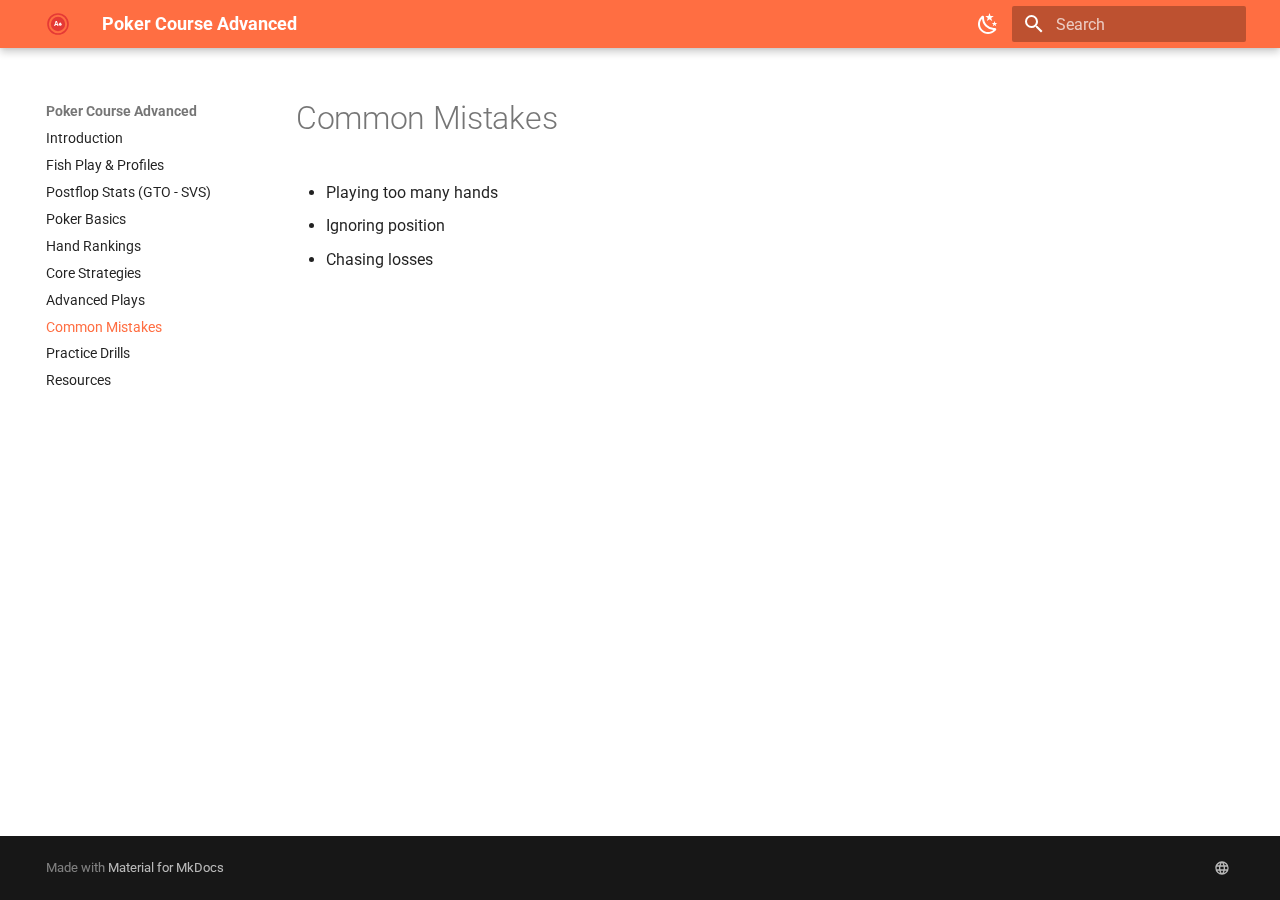
<file: site/06-common-mistakes/index.html>
<!doctype html>
<html lang="en" class="no-js">
  <head>
    
      <meta charset="utf-8">
      <meta name="viewport" content="width=device-width,initial-scale=1">
      
      
      
        <link rel="canonical" href="https://grndr.se/docs/06-common-mistakes/">
      
      
        <link rel="prev" href="../05-advanced-plays/">
      
      
        <link rel="next" href="../07-practice-drills/">
      
      
      <link rel="icon" href="../images/favicon.ico">
      <meta name="generator" content="mkdocs-1.6.0, mkdocs-material-9.5.26">
    
    
      
        <title>Common Mistakes - Poker Course Advanced</title>
      
    
    
      <link rel="stylesheet" href="../assets/stylesheets/main.6543a935.min.css">
      
        
        <link rel="stylesheet" href="../assets/stylesheets/palette.06af60db.min.css">
      
      


    
    
      
    
    
      
        
        
        <link rel="preconnect" href="https://fonts.gstatic.com" crossorigin>
        <link rel="stylesheet" href="https://fonts.googleapis.com/css?family=Roboto:300,300i,400,400i,700,700i%7CRoboto+Mono:400,400i,700,700i&display=fallback">
        <style>:root{--md-text-font:"Roboto";--md-code-font:"Roboto Mono"}</style>
      
    
    
      <link rel="stylesheet" href="../css/player-types.css">
    
    <script>__md_scope=new URL("..",location),__md_hash=e=>[...e].reduce((e,_)=>(e<<5)-e+_.charCodeAt(0),0),__md_get=(e,_=localStorage,t=__md_scope)=>JSON.parse(_.getItem(t.pathname+"."+e)),__md_set=(e,_,t=localStorage,a=__md_scope)=>{try{t.setItem(a.pathname+"."+e,JSON.stringify(_))}catch(e){}}</script>
    
      

    
    
    
  </head>
  
  
    
    
      
    
    
    
    
    <body dir="ltr" data-md-color-scheme="default" data-md-color-primary="deep-orange" data-md-color-accent="amber">
  
    
    <input class="md-toggle" data-md-toggle="drawer" type="checkbox" id="__drawer" autocomplete="off">
    <input class="md-toggle" data-md-toggle="search" type="checkbox" id="__search" autocomplete="off">
    <label class="md-overlay" for="__drawer"></label>
    <div data-md-component="skip">
      
        
        <a href="#common-mistakes" class="md-skip">
          Skip to content
        </a>
      
    </div>
    <div data-md-component="announce">
      
    </div>
    
    
      

  

<header class="md-header md-header--shadow" data-md-component="header">
  <nav class="md-header__inner md-grid" aria-label="Header">
    <a href=".." title="Poker Course Advanced" class="md-header__button md-logo" aria-label="Poker Course Advanced" data-md-component="logo">
      
  <img src="../images/logo.svg" alt="logo">

    </a>
    <label class="md-header__button md-icon" for="__drawer">
      
      <svg xmlns="http://www.w3.org/2000/svg" viewBox="0 0 24 24"><path d="M3 6h18v2H3V6m0 5h18v2H3v-2m0 5h18v2H3v-2Z"/></svg>
    </label>
    <div class="md-header__title" data-md-component="header-title">
      <div class="md-header__ellipsis">
        <div class="md-header__topic">
          <span class="md-ellipsis">
            Poker Course Advanced
          </span>
        </div>
        <div class="md-header__topic" data-md-component="header-topic">
          <span class="md-ellipsis">
            
              Common Mistakes
            
          </span>
        </div>
      </div>
    </div>
    
      
        <form class="md-header__option" data-md-component="palette">
  
    
    
    
    <input class="md-option" data-md-color-media="" data-md-color-scheme="default" data-md-color-primary="deep-orange" data-md-color-accent="amber"  aria-label="Switch to dark mode"  type="radio" name="__palette" id="__palette_0">
    
      <label class="md-header__button md-icon" title="Switch to dark mode" for="__palette_1" hidden>
        <svg xmlns="http://www.w3.org/2000/svg" viewBox="0 0 24 24"><path d="m17.75 4.09-2.53 1.94.91 3.06-2.63-1.81-2.63 1.81.91-3.06-2.53-1.94L12.44 4l1.06-3 1.06 3 3.19.09m3.5 6.91-1.64 1.25.59 1.98-1.7-1.17-1.7 1.17.59-1.98L15.75 11l2.06-.05L18.5 9l.69 1.95 2.06.05m-2.28 4.95c.83-.08 1.72 1.1 1.19 1.85-.32.45-.66.87-1.08 1.27C15.17 23 8.84 23 4.94 19.07c-3.91-3.9-3.91-10.24 0-14.14.4-.4.82-.76 1.27-1.08.75-.53 1.93.36 1.85 1.19-.27 2.86.69 5.83 2.89 8.02a9.96 9.96 0 0 0 8.02 2.89m-1.64 2.02a12.08 12.08 0 0 1-7.8-3.47c-2.17-2.19-3.33-5-3.49-7.82-2.81 3.14-2.7 7.96.31 10.98 3.02 3.01 7.84 3.12 10.98.31Z"/></svg>
      </label>
    
  
    
    
    
    <input class="md-option" data-md-color-media="" data-md-color-scheme="slate" data-md-color-primary="deep-orange" data-md-color-accent="amber"  aria-label="Switch to light mode"  type="radio" name="__palette" id="__palette_1">
    
      <label class="md-header__button md-icon" title="Switch to light mode" for="__palette_0" hidden>
        <svg xmlns="http://www.w3.org/2000/svg" viewBox="0 0 24 24"><path d="M12 7a5 5 0 0 1 5 5 5 5 0 0 1-5 5 5 5 0 0 1-5-5 5 5 0 0 1 5-5m0 2a3 3 0 0 0-3 3 3 3 0 0 0 3 3 3 3 0 0 0 3-3 3 3 0 0 0-3-3m0-7 2.39 3.42C13.65 5.15 12.84 5 12 5c-.84 0-1.65.15-2.39.42L12 2M3.34 7l4.16-.35A7.2 7.2 0 0 0 5.94 8.5c-.44.74-.69 1.5-.83 2.29L3.34 7m.02 10 1.76-3.77a7.131 7.131 0 0 0 2.38 4.14L3.36 17M20.65 7l-1.77 3.79a7.023 7.023 0 0 0-2.38-4.15l4.15.36m-.01 10-4.14.36c.59-.51 1.12-1.14 1.54-1.86.42-.73.69-1.5.83-2.29L20.64 17M12 22l-2.41-3.44c.74.27 1.55.44 2.41.44.82 0 1.63-.17 2.37-.44L12 22Z"/></svg>
      </label>
    
  
</form>
      
    
    
      <script>var media,input,key,value,palette=__md_get("__palette");if(palette&&palette.color){"(prefers-color-scheme)"===palette.color.media&&(media=matchMedia("(prefers-color-scheme: light)"),input=document.querySelector(media.matches?"[data-md-color-media='(prefers-color-scheme: light)']":"[data-md-color-media='(prefers-color-scheme: dark)']"),palette.color.media=input.getAttribute("data-md-color-media"),palette.color.scheme=input.getAttribute("data-md-color-scheme"),palette.color.primary=input.getAttribute("data-md-color-primary"),palette.color.accent=input.getAttribute("data-md-color-accent"));for([key,value]of Object.entries(palette.color))document.body.setAttribute("data-md-color-"+key,value)}</script>
    
    
    
      <label class="md-header__button md-icon" for="__search">
        
        <svg xmlns="http://www.w3.org/2000/svg" viewBox="0 0 24 24"><path d="M9.5 3A6.5 6.5 0 0 1 16 9.5c0 1.61-.59 3.09-1.56 4.23l.27.27h.79l5 5-1.5 1.5-5-5v-.79l-.27-.27A6.516 6.516 0 0 1 9.5 16 6.5 6.5 0 0 1 3 9.5 6.5 6.5 0 0 1 9.5 3m0 2C7 5 5 7 5 9.5S7 14 9.5 14 14 12 14 9.5 12 5 9.5 5Z"/></svg>
      </label>
      <div class="md-search" data-md-component="search" role="dialog">
  <label class="md-search__overlay" for="__search"></label>
  <div class="md-search__inner" role="search">
    <form class="md-search__form" name="search">
      <input type="text" class="md-search__input" name="query" aria-label="Search" placeholder="Search" autocapitalize="off" autocorrect="off" autocomplete="off" spellcheck="false" data-md-component="search-query" required>
      <label class="md-search__icon md-icon" for="__search">
        
        <svg xmlns="http://www.w3.org/2000/svg" viewBox="0 0 24 24"><path d="M9.5 3A6.5 6.5 0 0 1 16 9.5c0 1.61-.59 3.09-1.56 4.23l.27.27h.79l5 5-1.5 1.5-5-5v-.79l-.27-.27A6.516 6.516 0 0 1 9.5 16 6.5 6.5 0 0 1 3 9.5 6.5 6.5 0 0 1 9.5 3m0 2C7 5 5 7 5 9.5S7 14 9.5 14 14 12 14 9.5 12 5 9.5 5Z"/></svg>
        
        <svg xmlns="http://www.w3.org/2000/svg" viewBox="0 0 24 24"><path d="M20 11v2H8l5.5 5.5-1.42 1.42L4.16 12l7.92-7.92L13.5 5.5 8 11h12Z"/></svg>
      </label>
      <nav class="md-search__options" aria-label="Search">
        
        <button type="reset" class="md-search__icon md-icon" title="Clear" aria-label="Clear" tabindex="-1">
          
          <svg xmlns="http://www.w3.org/2000/svg" viewBox="0 0 24 24"><path d="M19 6.41 17.59 5 12 10.59 6.41 5 5 6.41 10.59 12 5 17.59 6.41 19 12 13.41 17.59 19 19 17.59 13.41 12 19 6.41Z"/></svg>
        </button>
      </nav>
      
        <div class="md-search__suggest" data-md-component="search-suggest"></div>
      
    </form>
    <div class="md-search__output">
      <div class="md-search__scrollwrap" tabindex="0" data-md-scrollfix>
        <div class="md-search-result" data-md-component="search-result">
          <div class="md-search-result__meta">
            Initializing search
          </div>
          <ol class="md-search-result__list" role="presentation"></ol>
        </div>
      </div>
    </div>
  </div>
</div>
    
    
  </nav>
  
</header>
    
    <div class="md-container" data-md-component="container">
      
      
        
          
        
      
      <main class="md-main" data-md-component="main">
        <div class="md-main__inner md-grid">
          
            
              
              <div class="md-sidebar md-sidebar--primary" data-md-component="sidebar" data-md-type="navigation" >
                <div class="md-sidebar__scrollwrap">
                  <div class="md-sidebar__inner">
                    



<nav class="md-nav md-nav--primary" aria-label="Navigation" data-md-level="0">
  <label class="md-nav__title" for="__drawer">
    <a href=".." title="Poker Course Advanced" class="md-nav__button md-logo" aria-label="Poker Course Advanced" data-md-component="logo">
      
  <img src="../images/logo.svg" alt="logo">

    </a>
    Poker Course Advanced
  </label>
  
  <ul class="md-nav__list" data-md-scrollfix>
    
      
      
  
  
  
  
    <li class="md-nav__item">
      <a href="../01-introduction/" class="md-nav__link">
        
  
  <span class="md-ellipsis">
    Introduction
  </span>
  

      </a>
    </li>
  

    
      
      
  
  
  
  
    <li class="md-nav__item">
      <a href="../08-fish-play/" class="md-nav__link">
        
  
  <span class="md-ellipsis">
    Fish Play & Profiles
  </span>
  

      </a>
    </li>
  

    
      
      
  
  
  
  
    <li class="md-nav__item">
      <a href="../09-preflop-stats/" class="md-nav__link">
        
  
  <span class="md-ellipsis">
    Postflop Stats (GTO - SVS)
  </span>
  

      </a>
    </li>
  

    
      
      
  
  
  
  
    <li class="md-nav__item">
      <a href="../02-poker-basics/" class="md-nav__link">
        
  
  <span class="md-ellipsis">
    Poker Basics
  </span>
  

      </a>
    </li>
  

    
      
      
  
  
  
  
    <li class="md-nav__item">
      <a href="../03-hand-rankings/" class="md-nav__link">
        
  
  <span class="md-ellipsis">
    Hand Rankings
  </span>
  

      </a>
    </li>
  

    
      
      
  
  
  
  
    <li class="md-nav__item">
      <a href="../04-core-strategies/" class="md-nav__link">
        
  
  <span class="md-ellipsis">
    Core Strategies
  </span>
  

      </a>
    </li>
  

    
      
      
  
  
  
  
    <li class="md-nav__item">
      <a href="../05-advanced-plays/" class="md-nav__link">
        
  
  <span class="md-ellipsis">
    Advanced Plays
  </span>
  

      </a>
    </li>
  

    
      
      
  
  
    
  
  
  
    <li class="md-nav__item md-nav__item--active">
      
      <input class="md-nav__toggle md-toggle" type="checkbox" id="__toc">
      
      
        
      
      
      <a href="./" class="md-nav__link md-nav__link--active">
        
  
  <span class="md-ellipsis">
    Common Mistakes
  </span>
  

      </a>
      
    </li>
  

    
      
      
  
  
  
  
    <li class="md-nav__item">
      <a href="../07-practice-drills/" class="md-nav__link">
        
  
  <span class="md-ellipsis">
    Practice Drills
  </span>
  

      </a>
    </li>
  

    
      
      
  
  
  
  
    <li class="md-nav__item">
      <a href="../resources/" class="md-nav__link">
        
  
  <span class="md-ellipsis">
    Resources
  </span>
  

      </a>
    </li>
  

    
  </ul>
</nav>
                  </div>
                </div>
              </div>
            
            
              
              <div class="md-sidebar md-sidebar--secondary" data-md-component="sidebar" data-md-type="toc" >
                <div class="md-sidebar__scrollwrap">
                  <div class="md-sidebar__inner">
                    

<nav class="md-nav md-nav--secondary" aria-label="Table of contents">
  
  
  
    
  
  
</nav>
                  </div>
                </div>
              </div>
            
          
          
            <div class="md-content" data-md-component="content">
              <article class="md-content__inner md-typeset">
                
                  


<h1 id="common-mistakes">Common Mistakes<a class="headerlink" href="#common-mistakes" title="Permanent link">&para;</a></h1>
<ul>
<li>Playing too many hands</li>
<li>Ignoring position</li>
<li>Chasing losses</li>
</ul>












                
              </article>
            </div>
          
          
<script>var target=document.getElementById(location.hash.slice(1));target&&target.name&&(target.checked=target.name.startsWith("__tabbed_"))</script>
        </div>
        
          <button type="button" class="md-top md-icon" data-md-component="top" hidden>
  
  <svg xmlns="http://www.w3.org/2000/svg" viewBox="0 0 24 24"><path d="M13 20h-2V8l-5.5 5.5-1.42-1.42L12 4.16l7.92 7.92-1.42 1.42L13 8v12Z"/></svg>
  Back to top
</button>
        
      </main>
      
        <footer class="md-footer">
  
  <div class="md-footer-meta md-typeset">
    <div class="md-footer-meta__inner md-grid">
      <div class="md-copyright">
  
  
    Made with
    <a href="https://squidfunk.github.io/mkdocs-material/" target="_blank" rel="noopener">
      Material for MkDocs
    </a>
  
</div>
      
        <div class="md-social">
  
    
    
    
    
      
      
    
    <a href="https://grndr.se" target="_blank" rel="noopener" title="grndr.se" class="md-social__link">
      <svg xmlns="http://www.w3.org/2000/svg" viewBox="0 0 24 24"><path d="M16.36 14c.08-.66.14-1.32.14-2 0-.68-.06-1.34-.14-2h3.38c.16.64.26 1.31.26 2s-.1 1.36-.26 2m-5.15 5.56c.6-1.11 1.06-2.31 1.38-3.56h2.95a8.03 8.03 0 0 1-4.33 3.56M14.34 14H9.66c-.1-.66-.16-1.32-.16-2 0-.68.06-1.35.16-2h4.68c.09.65.16 1.32.16 2 0 .68-.07 1.34-.16 2M12 19.96c-.83-1.2-1.5-2.53-1.91-3.96h3.82c-.41 1.43-1.08 2.76-1.91 3.96M8 8H5.08A7.923 7.923 0 0 1 9.4 4.44C8.8 5.55 8.35 6.75 8 8m-2.92 8H8c.35 1.25.8 2.45 1.4 3.56A8.008 8.008 0 0 1 5.08 16m-.82-2C4.1 13.36 4 12.69 4 12s.1-1.36.26-2h3.38c-.08.66-.14 1.32-.14 2 0 .68.06 1.34.14 2M12 4.03c.83 1.2 1.5 2.54 1.91 3.97h-3.82c.41-1.43 1.08-2.77 1.91-3.97M18.92 8h-2.95a15.65 15.65 0 0 0-1.38-3.56c1.84.63 3.37 1.9 4.33 3.56M12 2C6.47 2 2 6.5 2 12a10 10 0 0 0 10 10 10 10 0 0 0 10-10A10 10 0 0 0 12 2Z"/></svg>
    </a>
  
</div>
      
    </div>
  </div>
</footer>
      
    </div>
    <div class="md-dialog" data-md-component="dialog">
      <div class="md-dialog__inner md-typeset"></div>
    </div>
    
    
    <script id="__config" type="application/json">{"base": "..", "features": ["navigation.instant", "content.code.copy", "navigation.top", "search.suggest", "search.highlight"], "search": "../assets/javascripts/workers/search.b8dbb3d2.min.js", "translations": {"clipboard.copied": "Copied to clipboard", "clipboard.copy": "Copy to clipboard", "search.result.more.one": "1 more on this page", "search.result.more.other": "# more on this page", "search.result.none": "No matching documents", "search.result.one": "1 matching document", "search.result.other": "# matching documents", "search.result.placeholder": "Type to start searching", "search.result.term.missing": "Missing", "select.version": "Select version"}}</script>
    
    
      <script src="../assets/javascripts/bundle.ad660dcc.min.js"></script>
      
    
  </body>
</html>
</file>
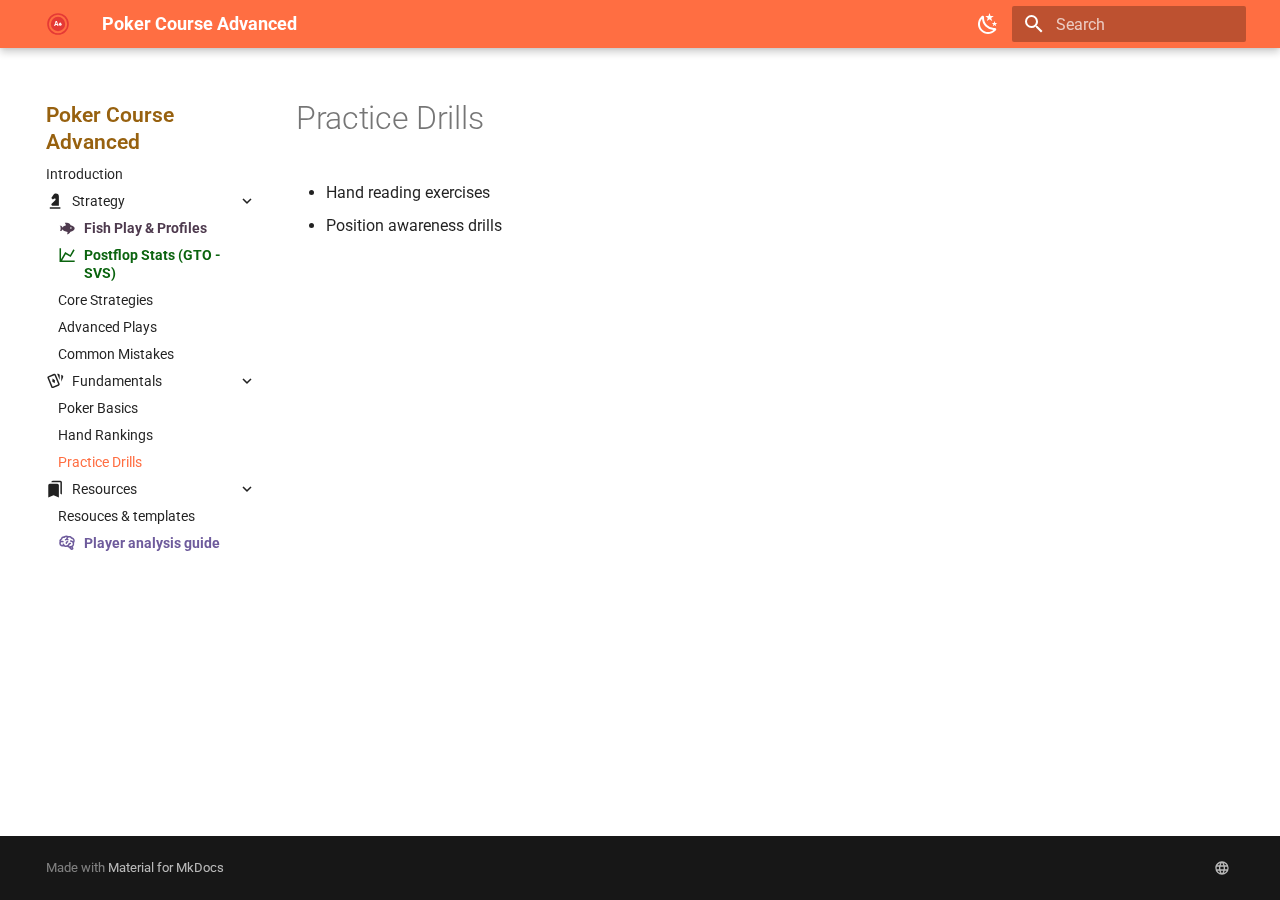
<file: site/07-practice-drills/index.html>
<!doctype html>
<html lang="en" class="no-js">
  <head>
    
      <meta charset="utf-8">
      <meta name="viewport" content="width=device-width,initial-scale=1">
      
      
      
        <link rel="canonical" href="https://grndr.se/docs/07-practice-drills/">
      
      
        <link rel="prev" href="../03-hand-rankings/">
      
      
        <link rel="next" href="../resources/">
      
      
      <link rel="icon" href="../images/favicon.ico">
      <meta name="generator" content="mkdocs-1.6.0, mkdocs-material-9.6.16">
    
    
      
        <title>Practice Drills - Poker Course Advanced</title>
      
    
    
      <link rel="stylesheet" href="../assets/stylesheets/main.7e37652d.min.css">
      
        
        <link rel="stylesheet" href="../assets/stylesheets/palette.06af60db.min.css">
      
      


    
    
      
    
    
      
        
        
        <link rel="preconnect" href="https://fonts.gstatic.com" crossorigin>
        <link rel="stylesheet" href="https://fonts.googleapis.com/css?family=Roboto:300,300i,400,400i,700,700i%7CRoboto+Mono:400,400i,700,700i&display=fallback">
        <style>:root{--md-text-font:"Roboto";--md-code-font:"Roboto Mono"}</style>
      
    
    
      <link rel="stylesheet" href="../css/player-types.css">
    
      <link rel="stylesheet" href="../css/nav-style.css">
    
    <script>__md_scope=new URL("..",location),__md_hash=e=>[...e].reduce(((e,_)=>(e<<5)-e+_.charCodeAt(0)),0),__md_get=(e,_=localStorage,t=__md_scope)=>JSON.parse(_.getItem(t.pathname+"."+e)),__md_set=(e,_,t=localStorage,a=__md_scope)=>{try{t.setItem(a.pathname+"."+e,JSON.stringify(_))}catch(e){}}</script>
    
      

    
    
    
  </head>
  
  
    
    
      
    
    
    
    
    <body dir="ltr" data-md-color-scheme="default" data-md-color-primary="deep-orange" data-md-color-accent="amber">
  
    
    <input class="md-toggle" data-md-toggle="drawer" type="checkbox" id="__drawer" autocomplete="off">
    <input class="md-toggle" data-md-toggle="search" type="checkbox" id="__search" autocomplete="off">
    <label class="md-overlay" for="__drawer"></label>
    <div data-md-component="skip">
      
        
        <a href="#practice-drills" class="md-skip">
          Skip to content
        </a>
      
    </div>
    <div data-md-component="announce">
      
    </div>
    
    
      

  

<header class="md-header md-header--shadow" data-md-component="header">
  <nav class="md-header__inner md-grid" aria-label="Header">
    <a href=".." title="Poker Course Advanced" class="md-header__button md-logo" aria-label="Poker Course Advanced" data-md-component="logo">
      
  <img src="../images/logo.svg" alt="logo">

    </a>
    <label class="md-header__button md-icon" for="__drawer">
      
      <svg xmlns="http://www.w3.org/2000/svg" viewBox="0 0 24 24"><path d="M3 6h18v2H3zm0 5h18v2H3zm0 5h18v2H3z"/></svg>
    </label>
    <div class="md-header__title" data-md-component="header-title">
      <div class="md-header__ellipsis">
        <div class="md-header__topic">
          <span class="md-ellipsis">
            Poker Course Advanced
          </span>
        </div>
        <div class="md-header__topic" data-md-component="header-topic">
          <span class="md-ellipsis">
            
              Practice Drills
            
          </span>
        </div>
      </div>
    </div>
    
      
        <form class="md-header__option" data-md-component="palette">
  
    
    
    
    <input class="md-option" data-md-color-media="" data-md-color-scheme="default" data-md-color-primary="deep-orange" data-md-color-accent="amber"  aria-label="Switch to dark mode"  type="radio" name="__palette" id="__palette_0">
    
      <label class="md-header__button md-icon" title="Switch to dark mode" for="__palette_1" hidden>
        <svg xmlns="http://www.w3.org/2000/svg" viewBox="0 0 24 24"><path d="m17.75 4.09-2.53 1.94.91 3.06-2.63-1.81-2.63 1.81.91-3.06-2.53-1.94L12.44 4l1.06-3 1.06 3zm3.5 6.91-1.64 1.25.59 1.98-1.7-1.17-1.7 1.17.59-1.98L15.75 11l2.06-.05L18.5 9l.69 1.95zm-2.28 4.95c.83-.08 1.72 1.1 1.19 1.85-.32.45-.66.87-1.08 1.27C15.17 23 8.84 23 4.94 19.07c-3.91-3.9-3.91-10.24 0-14.14.4-.4.82-.76 1.27-1.08.75-.53 1.93.36 1.85 1.19-.27 2.86.69 5.83 2.89 8.02a9.96 9.96 0 0 0 8.02 2.89m-1.64 2.02a12.08 12.08 0 0 1-7.8-3.47c-2.17-2.19-3.33-5-3.49-7.82-2.81 3.14-2.7 7.96.31 10.98 3.02 3.01 7.84 3.12 10.98.31"/></svg>
      </label>
    
  
    
    
    
    <input class="md-option" data-md-color-media="" data-md-color-scheme="slate" data-md-color-primary="deep-orange" data-md-color-accent="amber"  aria-label="Switch to light mode"  type="radio" name="__palette" id="__palette_1">
    
      <label class="md-header__button md-icon" title="Switch to light mode" for="__palette_0" hidden>
        <svg xmlns="http://www.w3.org/2000/svg" viewBox="0 0 24 24"><path d="M12 7a5 5 0 0 1 5 5 5 5 0 0 1-5 5 5 5 0 0 1-5-5 5 5 0 0 1 5-5m0 2a3 3 0 0 0-3 3 3 3 0 0 0 3 3 3 3 0 0 0 3-3 3 3 0 0 0-3-3m0-7 2.39 3.42C13.65 5.15 12.84 5 12 5s-1.65.15-2.39.42zM3.34 7l4.16-.35A7.2 7.2 0 0 0 5.94 8.5c-.44.74-.69 1.5-.83 2.29zm.02 10 1.76-3.77a7.131 7.131 0 0 0 2.38 4.14zM20.65 7l-1.77 3.79a7.02 7.02 0 0 0-2.38-4.15zm-.01 10-4.14.36c.59-.51 1.12-1.14 1.54-1.86.42-.73.69-1.5.83-2.29zM12 22l-2.41-3.44c.74.27 1.55.44 2.41.44.82 0 1.63-.17 2.37-.44z"/></svg>
      </label>
    
  
</form>
      
    
    
      <script>var palette=__md_get("__palette");if(palette&&palette.color){if("(prefers-color-scheme)"===palette.color.media){var media=matchMedia("(prefers-color-scheme: light)"),input=document.querySelector(media.matches?"[data-md-color-media='(prefers-color-scheme: light)']":"[data-md-color-media='(prefers-color-scheme: dark)']");palette.color.media=input.getAttribute("data-md-color-media"),palette.color.scheme=input.getAttribute("data-md-color-scheme"),palette.color.primary=input.getAttribute("data-md-color-primary"),palette.color.accent=input.getAttribute("data-md-color-accent")}for(var[key,value]of Object.entries(palette.color))document.body.setAttribute("data-md-color-"+key,value)}</script>
    
    
    
      
      
        <label class="md-header__button md-icon" for="__search">
          
          <svg xmlns="http://www.w3.org/2000/svg" viewBox="0 0 24 24"><path d="M9.5 3A6.5 6.5 0 0 1 16 9.5c0 1.61-.59 3.09-1.56 4.23l.27.27h.79l5 5-1.5 1.5-5-5v-.79l-.27-.27A6.52 6.52 0 0 1 9.5 16 6.5 6.5 0 0 1 3 9.5 6.5 6.5 0 0 1 9.5 3m0 2C7 5 5 7 5 9.5S7 14 9.5 14 14 12 14 9.5 12 5 9.5 5"/></svg>
        </label>
        <div class="md-search" data-md-component="search" role="dialog">
  <label class="md-search__overlay" for="__search"></label>
  <div class="md-search__inner" role="search">
    <form class="md-search__form" name="search">
      <input type="text" class="md-search__input" name="query" aria-label="Search" placeholder="Search" autocapitalize="off" autocorrect="off" autocomplete="off" spellcheck="false" data-md-component="search-query" required>
      <label class="md-search__icon md-icon" for="__search">
        
        <svg xmlns="http://www.w3.org/2000/svg" viewBox="0 0 24 24"><path d="M9.5 3A6.5 6.5 0 0 1 16 9.5c0 1.61-.59 3.09-1.56 4.23l.27.27h.79l5 5-1.5 1.5-5-5v-.79l-.27-.27A6.52 6.52 0 0 1 9.5 16 6.5 6.5 0 0 1 3 9.5 6.5 6.5 0 0 1 9.5 3m0 2C7 5 5 7 5 9.5S7 14 9.5 14 14 12 14 9.5 12 5 9.5 5"/></svg>
        
        <svg xmlns="http://www.w3.org/2000/svg" viewBox="0 0 24 24"><path d="M20 11v2H8l5.5 5.5-1.42 1.42L4.16 12l7.92-7.92L13.5 5.5 8 11z"/></svg>
      </label>
      <nav class="md-search__options" aria-label="Search">
        
        <button type="reset" class="md-search__icon md-icon" title="Clear" aria-label="Clear" tabindex="-1">
          
          <svg xmlns="http://www.w3.org/2000/svg" viewBox="0 0 24 24"><path d="M19 6.41 17.59 5 12 10.59 6.41 5 5 6.41 10.59 12 5 17.59 6.41 19 12 13.41 17.59 19 19 17.59 13.41 12z"/></svg>
        </button>
      </nav>
      
        <div class="md-search__suggest" data-md-component="search-suggest"></div>
      
    </form>
    <div class="md-search__output">
      <div class="md-search__scrollwrap" tabindex="0" data-md-scrollfix>
        <div class="md-search-result" data-md-component="search-result">
          <div class="md-search-result__meta">
            Initializing search
          </div>
          <ol class="md-search-result__list" role="presentation"></ol>
        </div>
      </div>
    </div>
  </div>
</div>
      
    
    
  </nav>
  
</header>
    
    <div class="md-container" data-md-component="container">
      
      
        
          
        
      
      <main class="md-main" data-md-component="main">
        <div class="md-main__inner md-grid">
          
            
              
              <div class="md-sidebar md-sidebar--primary" data-md-component="sidebar" data-md-type="navigation" >
                <div class="md-sidebar__scrollwrap">
                  <div class="md-sidebar__inner">
                    



<nav class="md-nav md-nav--primary" aria-label="Navigation" data-md-level="0">
  <label class="md-nav__title" for="__drawer">
    <a href=".." title="Poker Course Advanced" class="md-nav__button md-logo" aria-label="Poker Course Advanced" data-md-component="logo">
      
  <img src="../images/logo.svg" alt="logo">

    </a>
    Poker Course Advanced
  </label>
  
  <ul class="md-nav__list" data-md-scrollfix>
    
      
      
  
  
  
  
    <li class="md-nav__item">
      <a href="../01-introduction/" class="md-nav__link">
        
  
  
  <span class="md-ellipsis">
    Introduction
    
  </span>
  

      </a>
    </li>
  

    
      
      
  
  
  
  
    
    
      
        
          
        
      
        
      
        
      
        
      
        
      
        
      
    
    
    
    
    <li class="md-nav__item md-nav__item--nested">
      
        
        
          
        
        <input class="md-nav__toggle md-toggle md-toggle--indeterminate" type="checkbox" id="__nav_2" >
        
          
          <div class="md-nav__link md-nav__container">
            <a href="../strategy/" class="md-nav__link ">
              
  
  
    <svg xmlns="http://www.w3.org/2000/svg" viewBox="0 0 24 24"><path d="M19 22H5v-2h14zM13 2c-1.25 0-2.42.62-3.11 1.66L7 8l2 2 2.06-1.37c.44-.31 1.08-.19 1.39.27.02.03.05.06.05.1.3.59.19 1.3-.28 1.77l-4.8 4.8c-.55.56-.55 1.46.01 2.01.26.26.62.42.99.42H17V6a4 4 0 0 0-4-4"/></svg>
  
  <span class="md-ellipsis">
    Strategy
    
  </span>
  

            </a>
            
              
              <label class="md-nav__link " for="__nav_2" id="__nav_2_label" tabindex="0">
                <span class="md-nav__icon md-icon"></span>
              </label>
            
          </div>
        
        <nav class="md-nav" data-md-level="1" aria-labelledby="__nav_2_label" aria-expanded="false">
          <label class="md-nav__title" for="__nav_2">
            <span class="md-nav__icon md-icon"></span>
            Strategy
          </label>
          <ul class="md-nav__list" data-md-scrollfix>
            
              
            
              
                
  
  
  
  
    <li class="md-nav__item">
      <a href="../08-fish-play/" class="md-nav__link">
        
  
  
    <svg xmlns="http://www.w3.org/2000/svg" viewBox="0 0 24 24"><path d="m12 20 .76-3c-3.26-.21-6.17-1.6-7.01-3.42-.09.48-.22.92-.42 1.25C4.67 16 3.33 16 2 16c1.1 0 1.5-1.57 1.5-3.5S3.1 9 2 9c1.33 0 2.67 0 3.33 1.17.2.33.33.77.42 1.25.65-1.42 2.57-2.57 4.91-3.1L9 5c2 0 4 0 5.33.67 1.13.56 1.78 1.6 2.36 2.71 2.92.7 5.31 2.28 5.31 4.12 0 1.88-2.5 3.5-5.5 4.16-.83 1.1-1.64 2.12-2.33 2.67-.84.67-1.5.67-2.17.67m5-9a1 1 0 0 0-1 1 1 1 0 0 0 1 1 1 1 0 0 0 1-1 1 1 0 0 0-1-1"/></svg>
  
  <span class="md-ellipsis">
    Fish Play & Profiles
    
  </span>
  

      </a>
    </li>
  

              
            
              
                
  
  
  
  
    <li class="md-nav__item">
      <a href="../09-preflop-stats/" class="md-nav__link">
        
  
  
    <svg xmlns="http://www.w3.org/2000/svg" viewBox="0 0 24 24"><path d="m16 11.78 4.24-7.33 1.73 1-5.23 9.05-6.51-3.75L5.46 19H22v2H2V3h2v14.54L9.5 8z"/></svg>
  
  <span class="md-ellipsis">
    Postflop Stats (GTO - SVS)
    
  </span>
  

      </a>
    </li>
  

              
            
              
                
  
  
  
  
    <li class="md-nav__item">
      <a href="../04-core-strategies/" class="md-nav__link">
        
  
  
  <span class="md-ellipsis">
    Core Strategies
    
  </span>
  

      </a>
    </li>
  

              
            
              
                
  
  
  
  
    <li class="md-nav__item">
      <a href="../05-advanced-plays/" class="md-nav__link">
        
  
  
  <span class="md-ellipsis">
    Advanced Plays
    
  </span>
  

      </a>
    </li>
  

              
            
              
                
  
  
  
  
    <li class="md-nav__item">
      <a href="../06-common-mistakes/" class="md-nav__link">
        
  
  
  <span class="md-ellipsis">
    Common Mistakes
    
  </span>
  

      </a>
    </li>
  

              
            
          </ul>
        </nav>
      
    </li>
  

    
      
      
  
  
    
  
  
  
    
    
      
        
          
        
      
        
      
        
      
        
      
    
    
    
    
    <li class="md-nav__item md-nav__item--active md-nav__item--nested">
      
        
        
        <input class="md-nav__toggle md-toggle " type="checkbox" id="__nav_3" checked>
        
          
          <div class="md-nav__link md-nav__container">
            <a href="../fundamentals/" class="md-nav__link ">
              
  
  
    <svg xmlns="http://www.w3.org/2000/svg" viewBox="0 0 24 24"><path d="M11.19 2.25c.78.01 1.52.48 1.81 1.25l5 11.95c.09.26.14.55.13.8a2.02 2.02 0 0 1-1.23 1.8L9.53 21.1c-.26.12-.53.15-.79.15A2 2 0 0 1 6.93 20L1.97 8.05c-.42-1.01.07-2.18 1.09-2.6l7.36-3.05c.25-.09.51-.15.77-.15m3.48 0h1.45a2 2 0 0 1 2 2v6.35zm5.46 1.54 1.34.57a1.99 1.99 0 0 1 1.09 2.6l-2.43 5.86zm-8.94.43L3.8 7.29 8.77 19.3l7.4-3.06zM8.65 8.54l3.23 2.41-.44 4.01-3.23-2.42z"/></svg>
  
  <span class="md-ellipsis">
    Fundamentals
    
  </span>
  

            </a>
            
              
              <label class="md-nav__link " for="__nav_3" id="__nav_3_label" tabindex="0">
                <span class="md-nav__icon md-icon"></span>
              </label>
            
          </div>
        
        <nav class="md-nav" data-md-level="1" aria-labelledby="__nav_3_label" aria-expanded="true">
          <label class="md-nav__title" for="__nav_3">
            <span class="md-nav__icon md-icon"></span>
            Fundamentals
          </label>
          <ul class="md-nav__list" data-md-scrollfix>
            
              
            
              
                
  
  
  
  
    <li class="md-nav__item">
      <a href="../02-poker-basics/" class="md-nav__link">
        
  
  
  <span class="md-ellipsis">
    Poker Basics
    
  </span>
  

      </a>
    </li>
  

              
            
              
                
  
  
  
  
    <li class="md-nav__item">
      <a href="../03-hand-rankings/" class="md-nav__link">
        
  
  
  <span class="md-ellipsis">
    Hand Rankings
    
  </span>
  

      </a>
    </li>
  

              
            
              
                
  
  
    
  
  
  
    <li class="md-nav__item md-nav__item--active">
      
      <input class="md-nav__toggle md-toggle" type="checkbox" id="__toc">
      
      
        
      
      
      <a href="./" class="md-nav__link md-nav__link--active">
        
  
  
  <span class="md-ellipsis">
    Practice Drills
    
  </span>
  

      </a>
      
    </li>
  

              
            
          </ul>
        </nav>
      
    </li>
  

    
      
      
  
  
  
  
    
    
      
        
          
        
      
        
      
        
      
    
    
    
    
    <li class="md-nav__item md-nav__item--nested">
      
        
        
          
        
        <input class="md-nav__toggle md-toggle md-toggle--indeterminate" type="checkbox" id="__nav_4" >
        
          
          <div class="md-nav__link md-nav__container">
            <a href="../resources/" class="md-nav__link ">
              
  
  
    <svg xmlns="http://www.w3.org/2000/svg" viewBox="0 0 24 24"><path d="M15 5a2 2 0 0 1 2 2v16l-7-3-7 3V7a2 2 0 0 1 2-2zM9 1h10a2 2 0 0 1 2 2v16l-2-.87V3H7a2 2 0 0 1 2-2"/></svg>
  
  <span class="md-ellipsis">
    Resources
    
  </span>
  

            </a>
            
              
              <label class="md-nav__link " for="__nav_4" id="__nav_4_label" tabindex="0">
                <span class="md-nav__icon md-icon"></span>
              </label>
            
          </div>
        
        <nav class="md-nav" data-md-level="1" aria-labelledby="__nav_4_label" aria-expanded="false">
          <label class="md-nav__title" for="__nav_4">
            <span class="md-nav__icon md-icon"></span>
            Resources
          </label>
          <ul class="md-nav__list" data-md-scrollfix>
            
              
            
              
                
  
  
  
  
    <li class="md-nav__item">
      <a href="../resources/" class="md-nav__link">
        
  
  
  <span class="md-ellipsis">
    Resouces & templates
    
  </span>
  

      </a>
    </li>
  

              
            
              
                
  
  
  
  
    <li class="md-nav__item">
      <a href="../10-player-analysis/" class="md-nav__link">
        
  
  
    <svg xmlns="http://www.w3.org/2000/svg" viewBox="0 0 24 24"><path d="M21.33 12.91c.09 1.55-.62 3.04-1.89 3.95l.77 1.49c.23.45.26.98.06 1.45-.19.47-.58.84-1.06 1l-.79.25a1.687 1.687 0 0 1-1.86-.55L14.44 18c-.89-.15-1.73-.53-2.44-1.1-.5.15-1 .23-1.5.23-.88 0-1.76-.27-2.5-.79-.53.16-1.07.23-1.62.22-.79.01-1.57-.15-2.3-.45a4.1 4.1 0 0 1-2.43-3.61c-.08-.72.04-1.45.35-2.11-.29-.75-.32-1.57-.07-2.33C2.3 7.11 3 6.32 3.87 5.82c.58-1.69 2.21-2.82 4-2.7 1.6-1.5 4.05-1.66 5.83-.37.42-.11.86-.17 1.3-.17 1.36-.03 2.65.57 3.5 1.64 2.04.53 3.5 2.35 3.58 4.47.05 1.11-.25 2.2-.86 3.13.07.36.11.72.11 1.09m-5-1.41c.57.07 1.02.5 1.02 1.07a1 1 0 0 1-1 1h-.63c-.32.9-.88 1.69-1.62 2.29.25.09.51.14.77.21 5.13-.07 4.53-3.2 4.53-3.25a2.59 2.59 0 0 0-2.69-2.49 1 1 0 0 1-1-1 1 1 0 0 1 1-1c1.23.03 2.41.49 3.33 1.3.05-.29.08-.59.08-.89-.06-1.24-.62-2.32-2.87-2.53-1.25-2.96-4.4-1.32-4.4-.4-.03.23.21.72.25.75a1 1 0 0 1 1 1c0 .55-.45 1-1 1-.53-.02-1.03-.22-1.43-.56-.48.31-1.03.5-1.6.56-.57.05-1.04-.35-1.07-.9a.97.97 0 0 1 .88-1.1c.16-.02.94-.14.94-.77 0-.66.25-1.29.68-1.79-.92-.25-1.91.08-2.91 1.29C6.75 5 6 5.25 5.45 7.2 4.5 7.67 4 8 3.78 9c1.08-.22 2.19-.13 3.22.25.5.19.78.75.59 1.29-.19.52-.77.78-1.29.59-.73-.32-1.55-.34-2.3-.06-.32.27-.32.83-.32 1.27 0 .74.37 1.43 1 1.83.53.27 1.12.41 1.71.4q-.225-.39-.39-.81a1.038 1.038 0 0 1 1.96-.68c.4 1.14 1.42 1.92 2.62 2.05 1.37-.07 2.59-.88 3.19-2.13.23-1.38 1.34-1.5 2.56-1.5m2 7.47-.62-1.3-.71.16 1 1.25zm-4.65-8.61a1 1 0 0 0-.91-1.03c-.71-.04-1.4.2-1.93.67-.57.58-.87 1.38-.84 2.19a1 1 0 0 0 1 1c.57 0 1-.45 1-1 0-.27.07-.54.23-.76.12-.1.27-.15.43-.15.55.03 1.02-.38 1.02-.92"/></svg>
  
  <span class="md-ellipsis">
    Player analysis guide
    
  </span>
  

      </a>
    </li>
  

              
            
          </ul>
        </nav>
      
    </li>
  

    
  </ul>
</nav>
                  </div>
                </div>
              </div>
            
            
              
              <div class="md-sidebar md-sidebar--secondary" data-md-component="sidebar" data-md-type="toc" >
                <div class="md-sidebar__scrollwrap">
                  <div class="md-sidebar__inner">
                    

<nav class="md-nav md-nav--secondary" aria-label="Table of contents">
  
  
  
    
  
  
</nav>
                  </div>
                </div>
              </div>
            
          
          
            <div class="md-content" data-md-component="content">
              <article class="md-content__inner md-typeset">
                
                  



<h1 id="practice-drills">Practice Drills<a class="headerlink" href="#practice-drills" title="Permanent link">&para;</a></h1>
<ul>
<li>Hand reading exercises</li>
<li>Position awareness drills</li>
</ul>












                
              </article>
            </div>
          
          
<script>var target=document.getElementById(location.hash.slice(1));target&&target.name&&(target.checked=target.name.startsWith("__tabbed_"))</script>
        </div>
        
      </main>
      
        <footer class="md-footer">
  
  <div class="md-footer-meta md-typeset">
    <div class="md-footer-meta__inner md-grid">
      <div class="md-copyright">
  
  
    Made with
    <a href="https://squidfunk.github.io/mkdocs-material/" target="_blank" rel="noopener">
      Material for MkDocs
    </a>
  
</div>
      
        <div class="md-social">
  
    
    
    
    
      
      
    
    <a href="https://grndr.se" target="_blank" rel="noopener" title="grndr.se" class="md-social__link">
      <svg xmlns="http://www.w3.org/2000/svg" viewBox="0 0 24 24"><path d="M16.36 14c.08-.66.14-1.32.14-2s-.06-1.34-.14-2h3.38c.16.64.26 1.31.26 2s-.1 1.36-.26 2m-5.15 5.56c.6-1.11 1.06-2.31 1.38-3.56h2.95a8.03 8.03 0 0 1-4.33 3.56M14.34 14H9.66c-.1-.66-.16-1.32-.16-2s.06-1.35.16-2h4.68c.09.65.16 1.32.16 2s-.07 1.34-.16 2M12 19.96c-.83-1.2-1.5-2.53-1.91-3.96h3.82c-.41 1.43-1.08 2.76-1.91 3.96M8 8H5.08A7.92 7.92 0 0 1 9.4 4.44C8.8 5.55 8.35 6.75 8 8m-2.92 8H8c.35 1.25.8 2.45 1.4 3.56A8 8 0 0 1 5.08 16m-.82-2C4.1 13.36 4 12.69 4 12s.1-1.36.26-2h3.38c-.08.66-.14 1.32-.14 2s.06 1.34.14 2M12 4.03c.83 1.2 1.5 2.54 1.91 3.97h-3.82c.41-1.43 1.08-2.77 1.91-3.97M18.92 8h-2.95a15.7 15.7 0 0 0-1.38-3.56c1.84.63 3.37 1.9 4.33 3.56M12 2C6.47 2 2 6.5 2 12a10 10 0 0 0 10 10 10 10 0 0 0 10-10A10 10 0 0 0 12 2"/></svg>
    </a>
  
</div>
      
    </div>
  </div>
</footer>
      
    </div>
    <div class="md-dialog" data-md-component="dialog">
      <div class="md-dialog__inner md-typeset"></div>
    </div>
    
    
    
      
      <script id="__config" type="application/json">{"base": "..", "features": ["navigation.indexes", "navigation.expand", "navigation.instant", "content.code.copy", "search.suggest", "search.highlight"], "search": "../assets/javascripts/workers/search.d50fe291.min.js", "tags": null, "translations": {"clipboard.copied": "Copied to clipboard", "clipboard.copy": "Copy to clipboard", "search.result.more.one": "1 more on this page", "search.result.more.other": "# more on this page", "search.result.none": "No matching documents", "search.result.one": "1 matching document", "search.result.other": "# matching documents", "search.result.placeholder": "Type to start searching", "search.result.term.missing": "Missing", "select.version": "Select version"}, "version": null}</script>
    
    
      <script src="../assets/javascripts/bundle.50899def.min.js"></script>
      
    
  </body>
</html>
</file>
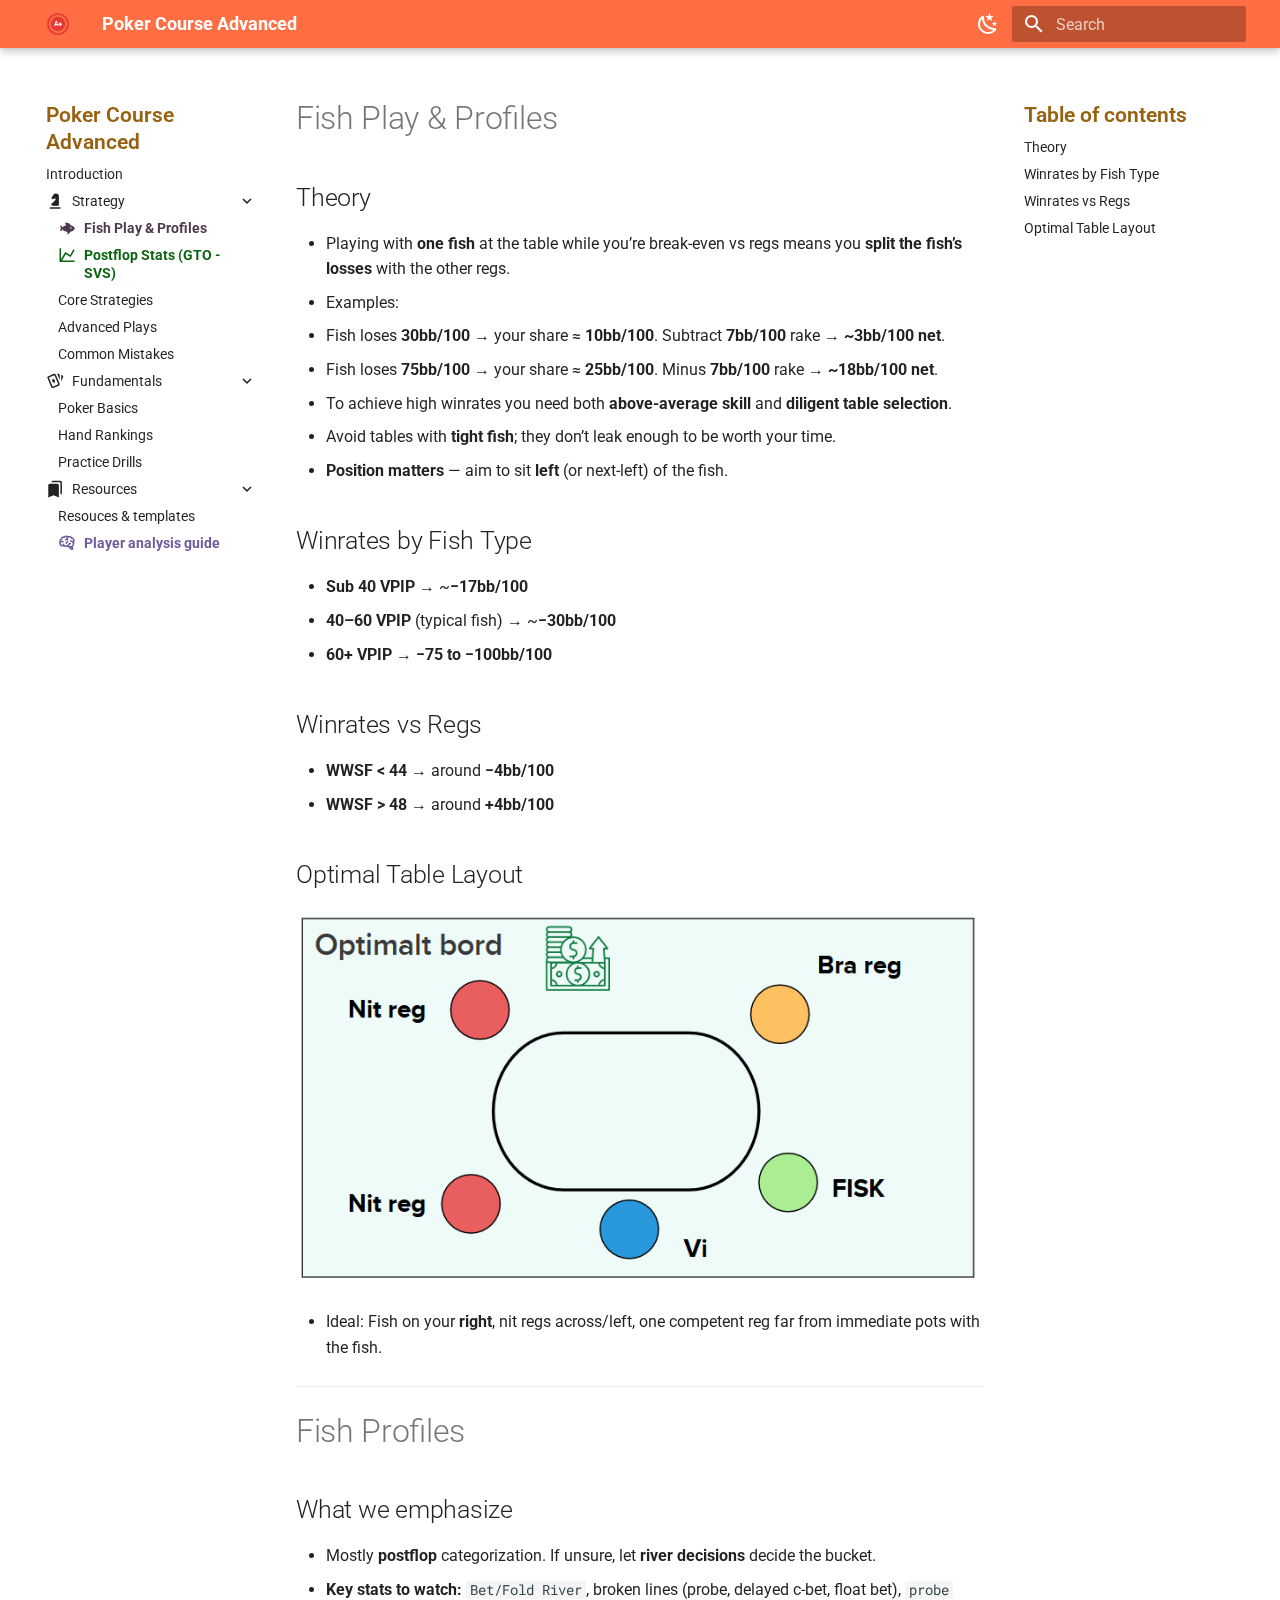
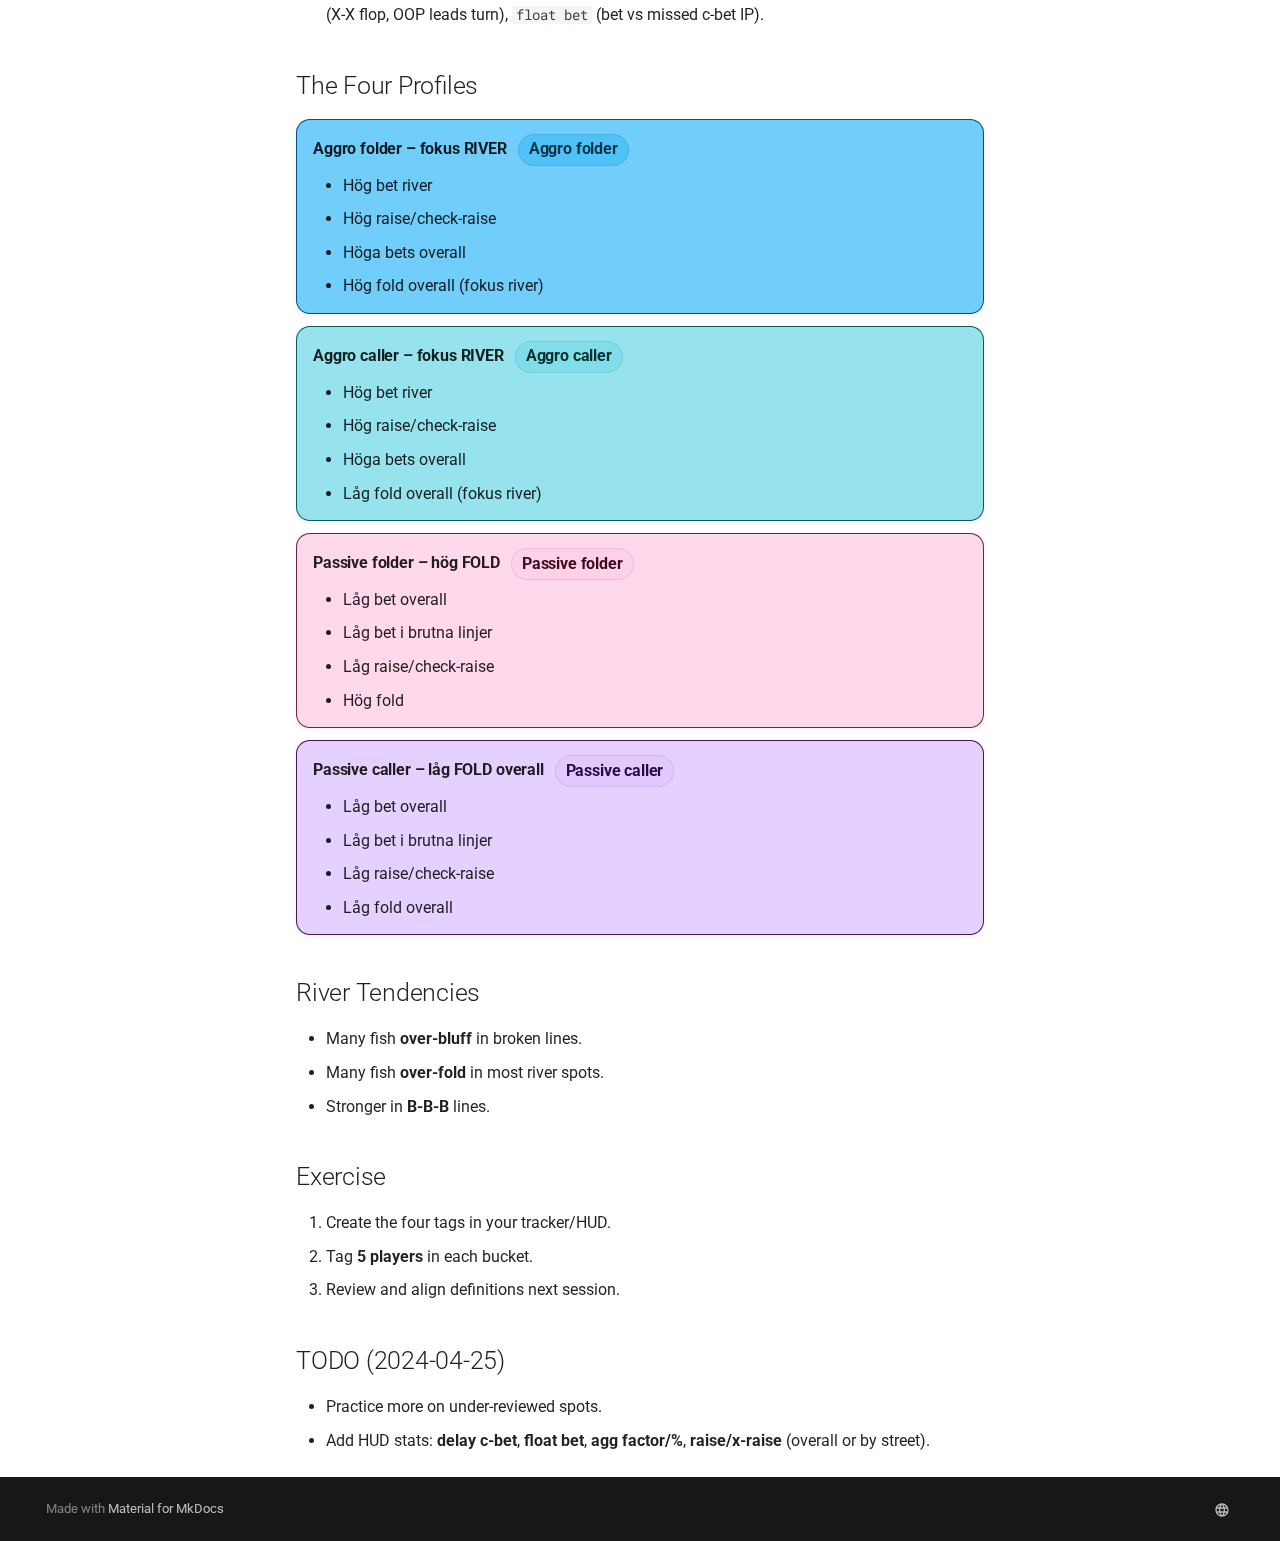
<file: site/08-fish-play/index.html>
<!doctype html>
<html lang="en" class="no-js">
  <head>
    
      <meta charset="utf-8">
      <meta name="viewport" content="width=device-width,initial-scale=1">
      
      
      
        <link rel="canonical" href="https://grndr.se/docs/08-fish-play/">
      
      
        <link rel="prev" href="../strategy/">
      
      
        <link rel="next" href="../09-preflop-stats/">
      
      
      <link rel="icon" href="../images/favicon.ico">
      <meta name="generator" content="mkdocs-1.6.0, mkdocs-material-9.6.16">
    
    
      
        <title>Fish Play & Profiles - Poker Course Advanced</title>
      
    
    
      <link rel="stylesheet" href="../assets/stylesheets/main.7e37652d.min.css">
      
        
        <link rel="stylesheet" href="../assets/stylesheets/palette.06af60db.min.css">
      
      


    
    
      
    
    
      
        
        
        <link rel="preconnect" href="https://fonts.gstatic.com" crossorigin>
        <link rel="stylesheet" href="https://fonts.googleapis.com/css?family=Roboto:300,300i,400,400i,700,700i%7CRoboto+Mono:400,400i,700,700i&display=fallback">
        <style>:root{--md-text-font:"Roboto";--md-code-font:"Roboto Mono"}</style>
      
    
    
      <link rel="stylesheet" href="../css/player-types.css">
    
      <link rel="stylesheet" href="../css/nav-style.css">
    
    <script>__md_scope=new URL("..",location),__md_hash=e=>[...e].reduce(((e,_)=>(e<<5)-e+_.charCodeAt(0)),0),__md_get=(e,_=localStorage,t=__md_scope)=>JSON.parse(_.getItem(t.pathname+"."+e)),__md_set=(e,_,t=localStorage,a=__md_scope)=>{try{t.setItem(a.pathname+"."+e,JSON.stringify(_))}catch(e){}}</script>
    
      

    
    
    
  </head>
  
  
    
    
      
    
    
    
    
    <body dir="ltr" data-md-color-scheme="default" data-md-color-primary="deep-orange" data-md-color-accent="amber">
  
    
    <input class="md-toggle" data-md-toggle="drawer" type="checkbox" id="__drawer" autocomplete="off">
    <input class="md-toggle" data-md-toggle="search" type="checkbox" id="__search" autocomplete="off">
    <label class="md-overlay" for="__drawer"></label>
    <div data-md-component="skip">
      
        
        <a href="#fish-play-profiles" class="md-skip">
          Skip to content
        </a>
      
    </div>
    <div data-md-component="announce">
      
    </div>
    
    
      

  

<header class="md-header md-header--shadow" data-md-component="header">
  <nav class="md-header__inner md-grid" aria-label="Header">
    <a href=".." title="Poker Course Advanced" class="md-header__button md-logo" aria-label="Poker Course Advanced" data-md-component="logo">
      
  <img src="../images/logo.svg" alt="logo">

    </a>
    <label class="md-header__button md-icon" for="__drawer">
      
      <svg xmlns="http://www.w3.org/2000/svg" viewBox="0 0 24 24"><path d="M3 6h18v2H3zm0 5h18v2H3zm0 5h18v2H3z"/></svg>
    </label>
    <div class="md-header__title" data-md-component="header-title">
      <div class="md-header__ellipsis">
        <div class="md-header__topic">
          <span class="md-ellipsis">
            Poker Course Advanced
          </span>
        </div>
        <div class="md-header__topic" data-md-component="header-topic">
          <span class="md-ellipsis">
            
              Fish Play & Profiles
            
          </span>
        </div>
      </div>
    </div>
    
      
        <form class="md-header__option" data-md-component="palette">
  
    
    
    
    <input class="md-option" data-md-color-media="" data-md-color-scheme="default" data-md-color-primary="deep-orange" data-md-color-accent="amber"  aria-label="Switch to dark mode"  type="radio" name="__palette" id="__palette_0">
    
      <label class="md-header__button md-icon" title="Switch to dark mode" for="__palette_1" hidden>
        <svg xmlns="http://www.w3.org/2000/svg" viewBox="0 0 24 24"><path d="m17.75 4.09-2.53 1.94.91 3.06-2.63-1.81-2.63 1.81.91-3.06-2.53-1.94L12.44 4l1.06-3 1.06 3zm3.5 6.91-1.64 1.25.59 1.98-1.7-1.17-1.7 1.17.59-1.98L15.75 11l2.06-.05L18.5 9l.69 1.95zm-2.28 4.95c.83-.08 1.72 1.1 1.19 1.85-.32.45-.66.87-1.08 1.27C15.17 23 8.84 23 4.94 19.07c-3.91-3.9-3.91-10.24 0-14.14.4-.4.82-.76 1.27-1.08.75-.53 1.93.36 1.85 1.19-.27 2.86.69 5.83 2.89 8.02a9.96 9.96 0 0 0 8.02 2.89m-1.64 2.02a12.08 12.08 0 0 1-7.8-3.47c-2.17-2.19-3.33-5-3.49-7.82-2.81 3.14-2.7 7.96.31 10.98 3.02 3.01 7.84 3.12 10.98.31"/></svg>
      </label>
    
  
    
    
    
    <input class="md-option" data-md-color-media="" data-md-color-scheme="slate" data-md-color-primary="deep-orange" data-md-color-accent="amber"  aria-label="Switch to light mode"  type="radio" name="__palette" id="__palette_1">
    
      <label class="md-header__button md-icon" title="Switch to light mode" for="__palette_0" hidden>
        <svg xmlns="http://www.w3.org/2000/svg" viewBox="0 0 24 24"><path d="M12 7a5 5 0 0 1 5 5 5 5 0 0 1-5 5 5 5 0 0 1-5-5 5 5 0 0 1 5-5m0 2a3 3 0 0 0-3 3 3 3 0 0 0 3 3 3 3 0 0 0 3-3 3 3 0 0 0-3-3m0-7 2.39 3.42C13.65 5.15 12.84 5 12 5s-1.65.15-2.39.42zM3.34 7l4.16-.35A7.2 7.2 0 0 0 5.94 8.5c-.44.74-.69 1.5-.83 2.29zm.02 10 1.76-3.77a7.131 7.131 0 0 0 2.38 4.14zM20.65 7l-1.77 3.79a7.02 7.02 0 0 0-2.38-4.15zm-.01 10-4.14.36c.59-.51 1.12-1.14 1.54-1.86.42-.73.69-1.5.83-2.29zM12 22l-2.41-3.44c.74.27 1.55.44 2.41.44.82 0 1.63-.17 2.37-.44z"/></svg>
      </label>
    
  
</form>
      
    
    
      <script>var palette=__md_get("__palette");if(palette&&palette.color){if("(prefers-color-scheme)"===palette.color.media){var media=matchMedia("(prefers-color-scheme: light)"),input=document.querySelector(media.matches?"[data-md-color-media='(prefers-color-scheme: light)']":"[data-md-color-media='(prefers-color-scheme: dark)']");palette.color.media=input.getAttribute("data-md-color-media"),palette.color.scheme=input.getAttribute("data-md-color-scheme"),palette.color.primary=input.getAttribute("data-md-color-primary"),palette.color.accent=input.getAttribute("data-md-color-accent")}for(var[key,value]of Object.entries(palette.color))document.body.setAttribute("data-md-color-"+key,value)}</script>
    
    
    
      
      
        <label class="md-header__button md-icon" for="__search">
          
          <svg xmlns="http://www.w3.org/2000/svg" viewBox="0 0 24 24"><path d="M9.5 3A6.5 6.5 0 0 1 16 9.5c0 1.61-.59 3.09-1.56 4.23l.27.27h.79l5 5-1.5 1.5-5-5v-.79l-.27-.27A6.52 6.52 0 0 1 9.5 16 6.5 6.5 0 0 1 3 9.5 6.5 6.5 0 0 1 9.5 3m0 2C7 5 5 7 5 9.5S7 14 9.5 14 14 12 14 9.5 12 5 9.5 5"/></svg>
        </label>
        <div class="md-search" data-md-component="search" role="dialog">
  <label class="md-search__overlay" for="__search"></label>
  <div class="md-search__inner" role="search">
    <form class="md-search__form" name="search">
      <input type="text" class="md-search__input" name="query" aria-label="Search" placeholder="Search" autocapitalize="off" autocorrect="off" autocomplete="off" spellcheck="false" data-md-component="search-query" required>
      <label class="md-search__icon md-icon" for="__search">
        
        <svg xmlns="http://www.w3.org/2000/svg" viewBox="0 0 24 24"><path d="M9.5 3A6.5 6.5 0 0 1 16 9.5c0 1.61-.59 3.09-1.56 4.23l.27.27h.79l5 5-1.5 1.5-5-5v-.79l-.27-.27A6.52 6.52 0 0 1 9.5 16 6.5 6.5 0 0 1 3 9.5 6.5 6.5 0 0 1 9.5 3m0 2C7 5 5 7 5 9.5S7 14 9.5 14 14 12 14 9.5 12 5 9.5 5"/></svg>
        
        <svg xmlns="http://www.w3.org/2000/svg" viewBox="0 0 24 24"><path d="M20 11v2H8l5.5 5.5-1.42 1.42L4.16 12l7.92-7.92L13.5 5.5 8 11z"/></svg>
      </label>
      <nav class="md-search__options" aria-label="Search">
        
        <button type="reset" class="md-search__icon md-icon" title="Clear" aria-label="Clear" tabindex="-1">
          
          <svg xmlns="http://www.w3.org/2000/svg" viewBox="0 0 24 24"><path d="M19 6.41 17.59 5 12 10.59 6.41 5 5 6.41 10.59 12 5 17.59 6.41 19 12 13.41 17.59 19 19 17.59 13.41 12z"/></svg>
        </button>
      </nav>
      
        <div class="md-search__suggest" data-md-component="search-suggest"></div>
      
    </form>
    <div class="md-search__output">
      <div class="md-search__scrollwrap" tabindex="0" data-md-scrollfix>
        <div class="md-search-result" data-md-component="search-result">
          <div class="md-search-result__meta">
            Initializing search
          </div>
          <ol class="md-search-result__list" role="presentation"></ol>
        </div>
      </div>
    </div>
  </div>
</div>
      
    
    
  </nav>
  
</header>
    
    <div class="md-container" data-md-component="container">
      
      
        
          
        
      
      <main class="md-main" data-md-component="main">
        <div class="md-main__inner md-grid">
          
            
              
              <div class="md-sidebar md-sidebar--primary" data-md-component="sidebar" data-md-type="navigation" >
                <div class="md-sidebar__scrollwrap">
                  <div class="md-sidebar__inner">
                    



<nav class="md-nav md-nav--primary" aria-label="Navigation" data-md-level="0">
  <label class="md-nav__title" for="__drawer">
    <a href=".." title="Poker Course Advanced" class="md-nav__button md-logo" aria-label="Poker Course Advanced" data-md-component="logo">
      
  <img src="../images/logo.svg" alt="logo">

    </a>
    Poker Course Advanced
  </label>
  
  <ul class="md-nav__list" data-md-scrollfix>
    
      
      
  
  
  
  
    <li class="md-nav__item">
      <a href="../01-introduction/" class="md-nav__link">
        
  
  
  <span class="md-ellipsis">
    Introduction
    
  </span>
  

      </a>
    </li>
  

    
      
      
  
  
    
  
  
  
    
    
      
        
          
        
      
        
      
        
      
        
      
        
      
        
      
    
    
    
    
    <li class="md-nav__item md-nav__item--active md-nav__item--nested">
      
        
        
        <input class="md-nav__toggle md-toggle " type="checkbox" id="__nav_2" checked>
        
          
          <div class="md-nav__link md-nav__container">
            <a href="../strategy/" class="md-nav__link ">
              
  
  
    <svg xmlns="http://www.w3.org/2000/svg" viewBox="0 0 24 24"><path d="M19 22H5v-2h14zM13 2c-1.25 0-2.42.62-3.11 1.66L7 8l2 2 2.06-1.37c.44-.31 1.08-.19 1.39.27.02.03.05.06.05.1.3.59.19 1.3-.28 1.77l-4.8 4.8c-.55.56-.55 1.46.01 2.01.26.26.62.42.99.42H17V6a4 4 0 0 0-4-4"/></svg>
  
  <span class="md-ellipsis">
    Strategy
    
  </span>
  

            </a>
            
              
              <label class="md-nav__link " for="__nav_2" id="__nav_2_label" tabindex="0">
                <span class="md-nav__icon md-icon"></span>
              </label>
            
          </div>
        
        <nav class="md-nav" data-md-level="1" aria-labelledby="__nav_2_label" aria-expanded="true">
          <label class="md-nav__title" for="__nav_2">
            <span class="md-nav__icon md-icon"></span>
            Strategy
          </label>
          <ul class="md-nav__list" data-md-scrollfix>
            
              
            
              
                
  
  
    
  
  
  
    <li class="md-nav__item md-nav__item--active">
      
      <input class="md-nav__toggle md-toggle" type="checkbox" id="__toc">
      
      
        
      
      
        <label class="md-nav__link md-nav__link--active" for="__toc">
          
  
  
    <svg xmlns="http://www.w3.org/2000/svg" viewBox="0 0 24 24"><path d="m12 20 .76-3c-3.26-.21-6.17-1.6-7.01-3.42-.09.48-.22.92-.42 1.25C4.67 16 3.33 16 2 16c1.1 0 1.5-1.57 1.5-3.5S3.1 9 2 9c1.33 0 2.67 0 3.33 1.17.2.33.33.77.42 1.25.65-1.42 2.57-2.57 4.91-3.1L9 5c2 0 4 0 5.33.67 1.13.56 1.78 1.6 2.36 2.71 2.92.7 5.31 2.28 5.31 4.12 0 1.88-2.5 3.5-5.5 4.16-.83 1.1-1.64 2.12-2.33 2.67-.84.67-1.5.67-2.17.67m5-9a1 1 0 0 0-1 1 1 1 0 0 0 1 1 1 1 0 0 0 1-1 1 1 0 0 0-1-1"/></svg>
  
  <span class="md-ellipsis">
    Fish Play & Profiles
    
  </span>
  

          <span class="md-nav__icon md-icon"></span>
        </label>
      
      <a href="./" class="md-nav__link md-nav__link--active">
        
  
  
    <svg xmlns="http://www.w3.org/2000/svg" viewBox="0 0 24 24"><path d="m12 20 .76-3c-3.26-.21-6.17-1.6-7.01-3.42-.09.48-.22.92-.42 1.25C4.67 16 3.33 16 2 16c1.1 0 1.5-1.57 1.5-3.5S3.1 9 2 9c1.33 0 2.67 0 3.33 1.17.2.33.33.77.42 1.25.65-1.42 2.57-2.57 4.91-3.1L9 5c2 0 4 0 5.33.67 1.13.56 1.78 1.6 2.36 2.71 2.92.7 5.31 2.28 5.31 4.12 0 1.88-2.5 3.5-5.5 4.16-.83 1.1-1.64 2.12-2.33 2.67-.84.67-1.5.67-2.17.67m5-9a1 1 0 0 0-1 1 1 1 0 0 0 1 1 1 1 0 0 0 1-1 1 1 0 0 0-1-1"/></svg>
  
  <span class="md-ellipsis">
    Fish Play & Profiles
    
  </span>
  

      </a>
      
        

<nav class="md-nav md-nav--secondary" aria-label="Table of contents">
  
  
  
    
  
  
    <label class="md-nav__title" for="__toc">
      <span class="md-nav__icon md-icon"></span>
      Table of contents
    </label>
    <ul class="md-nav__list" data-md-component="toc" data-md-scrollfix>
      
        <li class="md-nav__item">
  <a href="#theory" class="md-nav__link">
    <span class="md-ellipsis">
      Theory
    </span>
  </a>
  
</li>
      
        <li class="md-nav__item">
  <a href="#winrates-by-fish-type" class="md-nav__link">
    <span class="md-ellipsis">
      Winrates by Fish Type
    </span>
  </a>
  
</li>
      
        <li class="md-nav__item">
  <a href="#winrates-vs-regs" class="md-nav__link">
    <span class="md-ellipsis">
      Winrates vs Regs
    </span>
  </a>
  
</li>
      
        <li class="md-nav__item">
  <a href="#optimal-table-layout" class="md-nav__link">
    <span class="md-ellipsis">
      Optimal Table Layout
    </span>
  </a>
  
</li>
      
    </ul>
  
</nav>
      
    </li>
  

              
            
              
                
  
  
  
  
    <li class="md-nav__item">
      <a href="../09-preflop-stats/" class="md-nav__link">
        
  
  
    <svg xmlns="http://www.w3.org/2000/svg" viewBox="0 0 24 24"><path d="m16 11.78 4.24-7.33 1.73 1-5.23 9.05-6.51-3.75L5.46 19H22v2H2V3h2v14.54L9.5 8z"/></svg>
  
  <span class="md-ellipsis">
    Postflop Stats (GTO - SVS)
    
  </span>
  

      </a>
    </li>
  

              
            
              
                
  
  
  
  
    <li class="md-nav__item">
      <a href="../04-core-strategies/" class="md-nav__link">
        
  
  
  <span class="md-ellipsis">
    Core Strategies
    
  </span>
  

      </a>
    </li>
  

              
            
              
                
  
  
  
  
    <li class="md-nav__item">
      <a href="../05-advanced-plays/" class="md-nav__link">
        
  
  
  <span class="md-ellipsis">
    Advanced Plays
    
  </span>
  

      </a>
    </li>
  

              
            
              
                
  
  
  
  
    <li class="md-nav__item">
      <a href="../06-common-mistakes/" class="md-nav__link">
        
  
  
  <span class="md-ellipsis">
    Common Mistakes
    
  </span>
  

      </a>
    </li>
  

              
            
          </ul>
        </nav>
      
    </li>
  

    
      
      
  
  
  
  
    
    
      
        
          
        
      
        
      
        
      
        
      
    
    
    
    
    <li class="md-nav__item md-nav__item--nested">
      
        
        
          
        
        <input class="md-nav__toggle md-toggle md-toggle--indeterminate" type="checkbox" id="__nav_3" >
        
          
          <div class="md-nav__link md-nav__container">
            <a href="../fundamentals/" class="md-nav__link ">
              
  
  
    <svg xmlns="http://www.w3.org/2000/svg" viewBox="0 0 24 24"><path d="M11.19 2.25c.78.01 1.52.48 1.81 1.25l5 11.95c.09.26.14.55.13.8a2.02 2.02 0 0 1-1.23 1.8L9.53 21.1c-.26.12-.53.15-.79.15A2 2 0 0 1 6.93 20L1.97 8.05c-.42-1.01.07-2.18 1.09-2.6l7.36-3.05c.25-.09.51-.15.77-.15m3.48 0h1.45a2 2 0 0 1 2 2v6.35zm5.46 1.54 1.34.57a1.99 1.99 0 0 1 1.09 2.6l-2.43 5.86zm-8.94.43L3.8 7.29 8.77 19.3l7.4-3.06zM8.65 8.54l3.23 2.41-.44 4.01-3.23-2.42z"/></svg>
  
  <span class="md-ellipsis">
    Fundamentals
    
  </span>
  

            </a>
            
              
              <label class="md-nav__link " for="__nav_3" id="__nav_3_label" tabindex="0">
                <span class="md-nav__icon md-icon"></span>
              </label>
            
          </div>
        
        <nav class="md-nav" data-md-level="1" aria-labelledby="__nav_3_label" aria-expanded="false">
          <label class="md-nav__title" for="__nav_3">
            <span class="md-nav__icon md-icon"></span>
            Fundamentals
          </label>
          <ul class="md-nav__list" data-md-scrollfix>
            
              
            
              
                
  
  
  
  
    <li class="md-nav__item">
      <a href="../02-poker-basics/" class="md-nav__link">
        
  
  
  <span class="md-ellipsis">
    Poker Basics
    
  </span>
  

      </a>
    </li>
  

              
            
              
                
  
  
  
  
    <li class="md-nav__item">
      <a href="../03-hand-rankings/" class="md-nav__link">
        
  
  
  <span class="md-ellipsis">
    Hand Rankings
    
  </span>
  

      </a>
    </li>
  

              
            
              
                
  
  
  
  
    <li class="md-nav__item">
      <a href="../07-practice-drills/" class="md-nav__link">
        
  
  
  <span class="md-ellipsis">
    Practice Drills
    
  </span>
  

      </a>
    </li>
  

              
            
          </ul>
        </nav>
      
    </li>
  

    
      
      
  
  
  
  
    
    
      
        
          
        
      
        
      
        
      
    
    
    
    
    <li class="md-nav__item md-nav__item--nested">
      
        
        
          
        
        <input class="md-nav__toggle md-toggle md-toggle--indeterminate" type="checkbox" id="__nav_4" >
        
          
          <div class="md-nav__link md-nav__container">
            <a href="../resources/" class="md-nav__link ">
              
  
  
    <svg xmlns="http://www.w3.org/2000/svg" viewBox="0 0 24 24"><path d="M15 5a2 2 0 0 1 2 2v16l-7-3-7 3V7a2 2 0 0 1 2-2zM9 1h10a2 2 0 0 1 2 2v16l-2-.87V3H7a2 2 0 0 1 2-2"/></svg>
  
  <span class="md-ellipsis">
    Resources
    
  </span>
  

            </a>
            
              
              <label class="md-nav__link " for="__nav_4" id="__nav_4_label" tabindex="0">
                <span class="md-nav__icon md-icon"></span>
              </label>
            
          </div>
        
        <nav class="md-nav" data-md-level="1" aria-labelledby="__nav_4_label" aria-expanded="false">
          <label class="md-nav__title" for="__nav_4">
            <span class="md-nav__icon md-icon"></span>
            Resources
          </label>
          <ul class="md-nav__list" data-md-scrollfix>
            
              
            
              
                
  
  
  
  
    <li class="md-nav__item">
      <a href="../resources/" class="md-nav__link">
        
  
  
  <span class="md-ellipsis">
    Resouces & templates
    
  </span>
  

      </a>
    </li>
  

              
            
              
                
  
  
  
  
    <li class="md-nav__item">
      <a href="../10-player-analysis/" class="md-nav__link">
        
  
  
    <svg xmlns="http://www.w3.org/2000/svg" viewBox="0 0 24 24"><path d="M21.33 12.91c.09 1.55-.62 3.04-1.89 3.95l.77 1.49c.23.45.26.98.06 1.45-.19.47-.58.84-1.06 1l-.79.25a1.687 1.687 0 0 1-1.86-.55L14.44 18c-.89-.15-1.73-.53-2.44-1.1-.5.15-1 .23-1.5.23-.88 0-1.76-.27-2.5-.79-.53.16-1.07.23-1.62.22-.79.01-1.57-.15-2.3-.45a4.1 4.1 0 0 1-2.43-3.61c-.08-.72.04-1.45.35-2.11-.29-.75-.32-1.57-.07-2.33C2.3 7.11 3 6.32 3.87 5.82c.58-1.69 2.21-2.82 4-2.7 1.6-1.5 4.05-1.66 5.83-.37.42-.11.86-.17 1.3-.17 1.36-.03 2.65.57 3.5 1.64 2.04.53 3.5 2.35 3.58 4.47.05 1.11-.25 2.2-.86 3.13.07.36.11.72.11 1.09m-5-1.41c.57.07 1.02.5 1.02 1.07a1 1 0 0 1-1 1h-.63c-.32.9-.88 1.69-1.62 2.29.25.09.51.14.77.21 5.13-.07 4.53-3.2 4.53-3.25a2.59 2.59 0 0 0-2.69-2.49 1 1 0 0 1-1-1 1 1 0 0 1 1-1c1.23.03 2.41.49 3.33 1.3.05-.29.08-.59.08-.89-.06-1.24-.62-2.32-2.87-2.53-1.25-2.96-4.4-1.32-4.4-.4-.03.23.21.72.25.75a1 1 0 0 1 1 1c0 .55-.45 1-1 1-.53-.02-1.03-.22-1.43-.56-.48.31-1.03.5-1.6.56-.57.05-1.04-.35-1.07-.9a.97.97 0 0 1 .88-1.1c.16-.02.94-.14.94-.77 0-.66.25-1.29.68-1.79-.92-.25-1.91.08-2.91 1.29C6.75 5 6 5.25 5.45 7.2 4.5 7.67 4 8 3.78 9c1.08-.22 2.19-.13 3.22.25.5.19.78.75.59 1.29-.19.52-.77.78-1.29.59-.73-.32-1.55-.34-2.3-.06-.32.27-.32.83-.32 1.27 0 .74.37 1.43 1 1.83.53.27 1.12.41 1.71.4q-.225-.39-.39-.81a1.038 1.038 0 0 1 1.96-.68c.4 1.14 1.42 1.92 2.62 2.05 1.37-.07 2.59-.88 3.19-2.13.23-1.38 1.34-1.5 2.56-1.5m2 7.47-.62-1.3-.71.16 1 1.25zm-4.65-8.61a1 1 0 0 0-.91-1.03c-.71-.04-1.4.2-1.93.67-.57.58-.87 1.38-.84 2.19a1 1 0 0 0 1 1c.57 0 1-.45 1-1 0-.27.07-.54.23-.76.12-.1.27-.15.43-.15.55.03 1.02-.38 1.02-.92"/></svg>
  
  <span class="md-ellipsis">
    Player analysis guide
    
  </span>
  

      </a>
    </li>
  

              
            
          </ul>
        </nav>
      
    </li>
  

    
  </ul>
</nav>
                  </div>
                </div>
              </div>
            
            
              
              <div class="md-sidebar md-sidebar--secondary" data-md-component="sidebar" data-md-type="toc" >
                <div class="md-sidebar__scrollwrap">
                  <div class="md-sidebar__inner">
                    

<nav class="md-nav md-nav--secondary" aria-label="Table of contents">
  
  
  
    
  
  
    <label class="md-nav__title" for="__toc">
      <span class="md-nav__icon md-icon"></span>
      Table of contents
    </label>
    <ul class="md-nav__list" data-md-component="toc" data-md-scrollfix>
      
        <li class="md-nav__item">
  <a href="#theory" class="md-nav__link">
    <span class="md-ellipsis">
      Theory
    </span>
  </a>
  
</li>
      
        <li class="md-nav__item">
  <a href="#winrates-by-fish-type" class="md-nav__link">
    <span class="md-ellipsis">
      Winrates by Fish Type
    </span>
  </a>
  
</li>
      
        <li class="md-nav__item">
  <a href="#winrates-vs-regs" class="md-nav__link">
    <span class="md-ellipsis">
      Winrates vs Regs
    </span>
  </a>
  
</li>
      
        <li class="md-nav__item">
  <a href="#optimal-table-layout" class="md-nav__link">
    <span class="md-ellipsis">
      Optimal Table Layout
    </span>
  </a>
  
</li>
      
    </ul>
  
</nav>
                  </div>
                </div>
              </div>
            
          
          
            <div class="md-content" data-md-component="content">
              <article class="md-content__inner md-typeset">
                
                  



<h1 id="fish-play-profiles">Fish Play &amp; Profiles<a class="headerlink" href="#fish-play-profiles" title="Permanent link">&para;</a></h1>
<h2 id="theory">Theory<a class="headerlink" href="#theory" title="Permanent link">&para;</a></h2>
<ul>
<li>Playing with <strong>one fish</strong> at the table while you’re break‑even vs regs means you <strong>split the fish’s losses</strong> with the other regs.</li>
<li>Examples:  </li>
<li>Fish loses <strong>30bb/100</strong> → your share ≈ <strong>10bb/100</strong>. Subtract <strong>7bb/100</strong> rake → <strong>~3bb/100 net</strong>.  </li>
<li>Fish loses <strong>75bb/100</strong> → your share ≈ <strong>25bb/100</strong>. Minus <strong>7bb/100</strong> rake → <strong>~18bb/100 net</strong>.</li>
<li>To achieve high winrates you need both <strong>above‑average skill</strong> and <strong>diligent table selection</strong>.</li>
<li>Avoid tables with <strong>tight fish</strong>; they don’t leak enough to be worth your time.</li>
<li><strong>Position matters</strong> — aim to sit <strong>left</strong> (or next‑left) of the fish.</li>
</ul>
<h2 id="winrates-by-fish-type">Winrates by Fish Type<a class="headerlink" href="#winrates-by-fish-type" title="Permanent link">&para;</a></h2>
<ul>
<li><strong>Sub 40 VPIP</strong> → ~<strong>−17bb/100</strong></li>
<li><strong>40–60 VPIP</strong> (typical fish) → ~<strong>−30bb/100</strong></li>
<li><strong>60+ VPIP</strong> → <strong>−75 to −100bb/100</strong></li>
</ul>
<h2 id="winrates-vs-regs">Winrates vs Regs<a class="headerlink" href="#winrates-vs-regs" title="Permanent link">&para;</a></h2>
<ul>
<li><strong>WWSF &lt; 44</strong> → around <strong>−4bb/100</strong></li>
<li><strong>WWSF &gt; 48</strong> → around <strong>+4bb/100</strong></li>
</ul>
<h2 id="optimal-table-layout">Optimal Table Layout<a class="headerlink" href="#optimal-table-layout" title="Permanent link">&para;</a></h2>
<p><img alt="Optimal Table Layout" src="../images/optimal_table_combined.png" /></p>
<ul>
<li>Ideal: Fish on your <strong>right</strong>, nit regs across/left, one competent reg far from immediate pots with the fish.</li>
</ul>
<hr />
<h1 id="fish-profiles">Fish Profiles<a class="headerlink" href="#fish-profiles" title="Permanent link">&para;</a></h1>
<h2 id="what-we-emphasize">What we emphasize<a class="headerlink" href="#what-we-emphasize" title="Permanent link">&para;</a></h2>
<ul>
<li>Mostly <strong>postflop</strong> categorization. If unsure, let <strong>river decisions</strong> decide the bucket.</li>
<li><strong>Key stats to watch:</strong> <code>Bet/Fold River</code>, broken lines (probe, delayed c‑bet, float bet), <code>probe</code> (X‑X flop, OOP leads turn), <code>float bet</code> (bet vs missed c‑bet IP).</li>
</ul>
<h2 id="the-four-profiles">The Four Profiles<a class="headerlink" href="#the-four-profiles" title="Permanent link">&para;</a></h2>
<div class="player-card player-aggro-folder">
  <h4>Aggro folder – fokus RIVER <span class="pt-badge pt-aggro-folder">Aggro folder</span></h4>
  <ul>
    <li>Hög bet river</li>
    <li>Hög raise/check-raise</li>
    <li>Höga bets overall</li>
    <li>Hög fold overall (fokus river)</li>
  </ul>
</div>

<div class="player-card player-aggro-caller">
  <h4>Aggro caller – fokus RIVER <span class="pt-badge pt-aggro-caller">Aggro caller</span></h4>
  <ul>
    <li>Hög bet river</li>
    <li>Hög raise/check-raise</li>
    <li>Höga bets overall</li>
    <li>Låg fold overall (fokus river)</li>
  </ul>
</div>

<div class="player-card player-passive-folder">
  <h4>Passive folder – hög FOLD <span class="pt-badge pt-passive-folder">Passive folder</span></h4>
  <ul>
    <li>Låg bet overall</li>
    <li>Låg bet i brutna linjer</li>
    <li>Låg raise/check-raise</li>
    <li>Hög fold</li>
  </ul>
</div>

<div class="player-card player-passive-caller">
  <h4>Passive caller – låg FOLD overall <span class="pt-badge pt-passive-caller">Passive caller</span></h4>
  <ul>
    <li>Låg bet overall</li>
    <li>Låg bet i brutna linjer</li>
    <li>Låg raise/check-raise</li>
    <li>Låg fold overall</li>
  </ul>
</div>

<h2 id="river-tendencies">River Tendencies<a class="headerlink" href="#river-tendencies" title="Permanent link">&para;</a></h2>
<ul>
<li>Many fish <strong>over‑bluff</strong> in broken lines.</li>
<li>Many fish <strong>over‑fold</strong> in most river spots.</li>
<li>Stronger in <strong>B‑B‑B</strong> lines.</li>
</ul>
<h2 id="exercise">Exercise<a class="headerlink" href="#exercise" title="Permanent link">&para;</a></h2>
<ol>
<li>Create the four tags in your tracker/HUD.</li>
<li>Tag <strong>5 players</strong> in each bucket.</li>
<li>Review and align definitions next session.</li>
</ol>
<h2 id="todo-20240425">TODO (2024‑04‑25)<a class="headerlink" href="#todo-20240425" title="Permanent link">&para;</a></h2>
<ul>
<li>Practice more on under‑reviewed spots.  </li>
<li>Add HUD stats: <strong>delay c‑bet</strong>, <strong>float bet</strong>, <strong>agg factor/%</strong>, <strong>raise/x‑raise</strong> (overall or by street).</li>
</ul>







  
  






                
              </article>
            </div>
          
          
<script>var target=document.getElementById(location.hash.slice(1));target&&target.name&&(target.checked=target.name.startsWith("__tabbed_"))</script>
        </div>
        
      </main>
      
        <footer class="md-footer">
  
  <div class="md-footer-meta md-typeset">
    <div class="md-footer-meta__inner md-grid">
      <div class="md-copyright">
  
  
    Made with
    <a href="https://squidfunk.github.io/mkdocs-material/" target="_blank" rel="noopener">
      Material for MkDocs
    </a>
  
</div>
      
        <div class="md-social">
  
    
    
    
    
      
      
    
    <a href="https://grndr.se" target="_blank" rel="noopener" title="grndr.se" class="md-social__link">
      <svg xmlns="http://www.w3.org/2000/svg" viewBox="0 0 24 24"><path d="M16.36 14c.08-.66.14-1.32.14-2s-.06-1.34-.14-2h3.38c.16.64.26 1.31.26 2s-.1 1.36-.26 2m-5.15 5.56c.6-1.11 1.06-2.31 1.38-3.56h2.95a8.03 8.03 0 0 1-4.33 3.56M14.34 14H9.66c-.1-.66-.16-1.32-.16-2s.06-1.35.16-2h4.68c.09.65.16 1.32.16 2s-.07 1.34-.16 2M12 19.96c-.83-1.2-1.5-2.53-1.91-3.96h3.82c-.41 1.43-1.08 2.76-1.91 3.96M8 8H5.08A7.92 7.92 0 0 1 9.4 4.44C8.8 5.55 8.35 6.75 8 8m-2.92 8H8c.35 1.25.8 2.45 1.4 3.56A8 8 0 0 1 5.08 16m-.82-2C4.1 13.36 4 12.69 4 12s.1-1.36.26-2h3.38c-.08.66-.14 1.32-.14 2s.06 1.34.14 2M12 4.03c.83 1.2 1.5 2.54 1.91 3.97h-3.82c.41-1.43 1.08-2.77 1.91-3.97M18.92 8h-2.95a15.7 15.7 0 0 0-1.38-3.56c1.84.63 3.37 1.9 4.33 3.56M12 2C6.47 2 2 6.5 2 12a10 10 0 0 0 10 10 10 10 0 0 0 10-10A10 10 0 0 0 12 2"/></svg>
    </a>
  
</div>
      
    </div>
  </div>
</footer>
      
    </div>
    <div class="md-dialog" data-md-component="dialog">
      <div class="md-dialog__inner md-typeset"></div>
    </div>
    
    
    
      
      <script id="__config" type="application/json">{"base": "..", "features": ["navigation.indexes", "navigation.expand", "navigation.instant", "content.code.copy", "search.suggest", "search.highlight"], "search": "../assets/javascripts/workers/search.d50fe291.min.js", "tags": null, "translations": {"clipboard.copied": "Copied to clipboard", "clipboard.copy": "Copy to clipboard", "search.result.more.one": "1 more on this page", "search.result.more.other": "# more on this page", "search.result.none": "No matching documents", "search.result.one": "1 matching document", "search.result.other": "# matching documents", "search.result.placeholder": "Type to start searching", "search.result.term.missing": "Missing", "select.version": "Select version"}, "version": null}</script>
    
    
      <script src="../assets/javascripts/bundle.50899def.min.js"></script>
      
    
  </body>
</html>
</file>
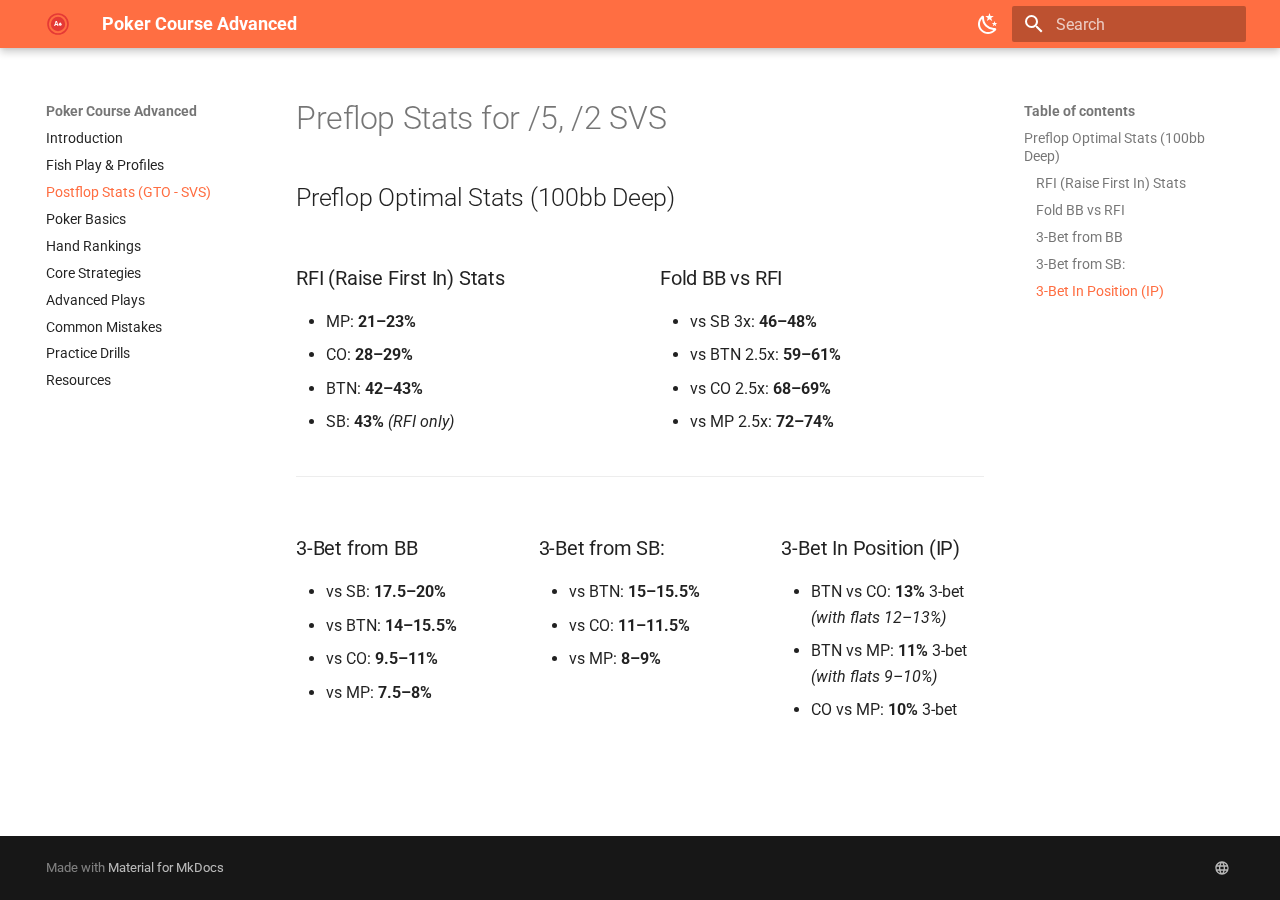
<file: site/09-preflop-stats/index.html>
<!doctype html>
<html lang="en" class="no-js">
  <head>
    
      <meta charset="utf-8">
      <meta name="viewport" content="width=device-width,initial-scale=1">
      
      
      
        <link rel="canonical" href="https://grndr.se/docs/09-preflop-stats/">
      
      
        <link rel="prev" href="../08-fish-play/">
      
      
        <link rel="next" href="../02-poker-basics/">
      
      
      <link rel="icon" href="../images/favicon.ico">
      <meta name="generator" content="mkdocs-1.6.0, mkdocs-material-9.5.26">
    
    
      
        <title>Postflop Stats (GTO - SVS) - Poker Course Advanced</title>
      
    
    
      <link rel="stylesheet" href="../assets/stylesheets/main.6543a935.min.css">
      
        
        <link rel="stylesheet" href="../assets/stylesheets/palette.06af60db.min.css">
      
      


    
    
      
    
    
      
        
        
        <link rel="preconnect" href="https://fonts.gstatic.com" crossorigin>
        <link rel="stylesheet" href="https://fonts.googleapis.com/css?family=Roboto:300,300i,400,400i,700,700i%7CRoboto+Mono:400,400i,700,700i&display=fallback">
        <style>:root{--md-text-font:"Roboto";--md-code-font:"Roboto Mono"}</style>
      
    
    
      <link rel="stylesheet" href="../css/player-types.css">
    
    <script>__md_scope=new URL("..",location),__md_hash=e=>[...e].reduce((e,_)=>(e<<5)-e+_.charCodeAt(0),0),__md_get=(e,_=localStorage,t=__md_scope)=>JSON.parse(_.getItem(t.pathname+"."+e)),__md_set=(e,_,t=localStorage,a=__md_scope)=>{try{t.setItem(a.pathname+"."+e,JSON.stringify(_))}catch(e){}}</script>
    
      

    
    
    
  </head>
  
  
    
    
      
    
    
    
    
    <body dir="ltr" data-md-color-scheme="default" data-md-color-primary="deep-orange" data-md-color-accent="amber">
  
    
    <input class="md-toggle" data-md-toggle="drawer" type="checkbox" id="__drawer" autocomplete="off">
    <input class="md-toggle" data-md-toggle="search" type="checkbox" id="__search" autocomplete="off">
    <label class="md-overlay" for="__drawer"></label>
    <div data-md-component="skip">
      
        
        <a href="#preflop-stats-for-5-2-svs" class="md-skip">
          Skip to content
        </a>
      
    </div>
    <div data-md-component="announce">
      
    </div>
    
    
      

  

<header class="md-header md-header--shadow" data-md-component="header">
  <nav class="md-header__inner md-grid" aria-label="Header">
    <a href=".." title="Poker Course Advanced" class="md-header__button md-logo" aria-label="Poker Course Advanced" data-md-component="logo">
      
  <img src="../images/logo.svg" alt="logo">

    </a>
    <label class="md-header__button md-icon" for="__drawer">
      
      <svg xmlns="http://www.w3.org/2000/svg" viewBox="0 0 24 24"><path d="M3 6h18v2H3V6m0 5h18v2H3v-2m0 5h18v2H3v-2Z"/></svg>
    </label>
    <div class="md-header__title" data-md-component="header-title">
      <div class="md-header__ellipsis">
        <div class="md-header__topic">
          <span class="md-ellipsis">
            Poker Course Advanced
          </span>
        </div>
        <div class="md-header__topic" data-md-component="header-topic">
          <span class="md-ellipsis">
            
              Postflop Stats (GTO - SVS)
            
          </span>
        </div>
      </div>
    </div>
    
      
        <form class="md-header__option" data-md-component="palette">
  
    
    
    
    <input class="md-option" data-md-color-media="" data-md-color-scheme="default" data-md-color-primary="deep-orange" data-md-color-accent="amber"  aria-label="Switch to dark mode"  type="radio" name="__palette" id="__palette_0">
    
      <label class="md-header__button md-icon" title="Switch to dark mode" for="__palette_1" hidden>
        <svg xmlns="http://www.w3.org/2000/svg" viewBox="0 0 24 24"><path d="m17.75 4.09-2.53 1.94.91 3.06-2.63-1.81-2.63 1.81.91-3.06-2.53-1.94L12.44 4l1.06-3 1.06 3 3.19.09m3.5 6.91-1.64 1.25.59 1.98-1.7-1.17-1.7 1.17.59-1.98L15.75 11l2.06-.05L18.5 9l.69 1.95 2.06.05m-2.28 4.95c.83-.08 1.72 1.1 1.19 1.85-.32.45-.66.87-1.08 1.27C15.17 23 8.84 23 4.94 19.07c-3.91-3.9-3.91-10.24 0-14.14.4-.4.82-.76 1.27-1.08.75-.53 1.93.36 1.85 1.19-.27 2.86.69 5.83 2.89 8.02a9.96 9.96 0 0 0 8.02 2.89m-1.64 2.02a12.08 12.08 0 0 1-7.8-3.47c-2.17-2.19-3.33-5-3.49-7.82-2.81 3.14-2.7 7.96.31 10.98 3.02 3.01 7.84 3.12 10.98.31Z"/></svg>
      </label>
    
  
    
    
    
    <input class="md-option" data-md-color-media="" data-md-color-scheme="slate" data-md-color-primary="deep-orange" data-md-color-accent="amber"  aria-label="Switch to light mode"  type="radio" name="__palette" id="__palette_1">
    
      <label class="md-header__button md-icon" title="Switch to light mode" for="__palette_0" hidden>
        <svg xmlns="http://www.w3.org/2000/svg" viewBox="0 0 24 24"><path d="M12 7a5 5 0 0 1 5 5 5 5 0 0 1-5 5 5 5 0 0 1-5-5 5 5 0 0 1 5-5m0 2a3 3 0 0 0-3 3 3 3 0 0 0 3 3 3 3 0 0 0 3-3 3 3 0 0 0-3-3m0-7 2.39 3.42C13.65 5.15 12.84 5 12 5c-.84 0-1.65.15-2.39.42L12 2M3.34 7l4.16-.35A7.2 7.2 0 0 0 5.94 8.5c-.44.74-.69 1.5-.83 2.29L3.34 7m.02 10 1.76-3.77a7.131 7.131 0 0 0 2.38 4.14L3.36 17M20.65 7l-1.77 3.79a7.023 7.023 0 0 0-2.38-4.15l4.15.36m-.01 10-4.14.36c.59-.51 1.12-1.14 1.54-1.86.42-.73.69-1.5.83-2.29L20.64 17M12 22l-2.41-3.44c.74.27 1.55.44 2.41.44.82 0 1.63-.17 2.37-.44L12 22Z"/></svg>
      </label>
    
  
</form>
      
    
    
      <script>var media,input,key,value,palette=__md_get("__palette");if(palette&&palette.color){"(prefers-color-scheme)"===palette.color.media&&(media=matchMedia("(prefers-color-scheme: light)"),input=document.querySelector(media.matches?"[data-md-color-media='(prefers-color-scheme: light)']":"[data-md-color-media='(prefers-color-scheme: dark)']"),palette.color.media=input.getAttribute("data-md-color-media"),palette.color.scheme=input.getAttribute("data-md-color-scheme"),palette.color.primary=input.getAttribute("data-md-color-primary"),palette.color.accent=input.getAttribute("data-md-color-accent"));for([key,value]of Object.entries(palette.color))document.body.setAttribute("data-md-color-"+key,value)}</script>
    
    
    
      <label class="md-header__button md-icon" for="__search">
        
        <svg xmlns="http://www.w3.org/2000/svg" viewBox="0 0 24 24"><path d="M9.5 3A6.5 6.5 0 0 1 16 9.5c0 1.61-.59 3.09-1.56 4.23l.27.27h.79l5 5-1.5 1.5-5-5v-.79l-.27-.27A6.516 6.516 0 0 1 9.5 16 6.5 6.5 0 0 1 3 9.5 6.5 6.5 0 0 1 9.5 3m0 2C7 5 5 7 5 9.5S7 14 9.5 14 14 12 14 9.5 12 5 9.5 5Z"/></svg>
      </label>
      <div class="md-search" data-md-component="search" role="dialog">
  <label class="md-search__overlay" for="__search"></label>
  <div class="md-search__inner" role="search">
    <form class="md-search__form" name="search">
      <input type="text" class="md-search__input" name="query" aria-label="Search" placeholder="Search" autocapitalize="off" autocorrect="off" autocomplete="off" spellcheck="false" data-md-component="search-query" required>
      <label class="md-search__icon md-icon" for="__search">
        
        <svg xmlns="http://www.w3.org/2000/svg" viewBox="0 0 24 24"><path d="M9.5 3A6.5 6.5 0 0 1 16 9.5c0 1.61-.59 3.09-1.56 4.23l.27.27h.79l5 5-1.5 1.5-5-5v-.79l-.27-.27A6.516 6.516 0 0 1 9.5 16 6.5 6.5 0 0 1 3 9.5 6.5 6.5 0 0 1 9.5 3m0 2C7 5 5 7 5 9.5S7 14 9.5 14 14 12 14 9.5 12 5 9.5 5Z"/></svg>
        
        <svg xmlns="http://www.w3.org/2000/svg" viewBox="0 0 24 24"><path d="M20 11v2H8l5.5 5.5-1.42 1.42L4.16 12l7.92-7.92L13.5 5.5 8 11h12Z"/></svg>
      </label>
      <nav class="md-search__options" aria-label="Search">
        
        <button type="reset" class="md-search__icon md-icon" title="Clear" aria-label="Clear" tabindex="-1">
          
          <svg xmlns="http://www.w3.org/2000/svg" viewBox="0 0 24 24"><path d="M19 6.41 17.59 5 12 10.59 6.41 5 5 6.41 10.59 12 5 17.59 6.41 19 12 13.41 17.59 19 19 17.59 13.41 12 19 6.41Z"/></svg>
        </button>
      </nav>
      
        <div class="md-search__suggest" data-md-component="search-suggest"></div>
      
    </form>
    <div class="md-search__output">
      <div class="md-search__scrollwrap" tabindex="0" data-md-scrollfix>
        <div class="md-search-result" data-md-component="search-result">
          <div class="md-search-result__meta">
            Initializing search
          </div>
          <ol class="md-search-result__list" role="presentation"></ol>
        </div>
      </div>
    </div>
  </div>
</div>
    
    
  </nav>
  
</header>
    
    <div class="md-container" data-md-component="container">
      
      
        
          
        
      
      <main class="md-main" data-md-component="main">
        <div class="md-main__inner md-grid">
          
            
              
              <div class="md-sidebar md-sidebar--primary" data-md-component="sidebar" data-md-type="navigation" >
                <div class="md-sidebar__scrollwrap">
                  <div class="md-sidebar__inner">
                    



<nav class="md-nav md-nav--primary" aria-label="Navigation" data-md-level="0">
  <label class="md-nav__title" for="__drawer">
    <a href=".." title="Poker Course Advanced" class="md-nav__button md-logo" aria-label="Poker Course Advanced" data-md-component="logo">
      
  <img src="../images/logo.svg" alt="logo">

    </a>
    Poker Course Advanced
  </label>
  
  <ul class="md-nav__list" data-md-scrollfix>
    
      
      
  
  
  
  
    <li class="md-nav__item">
      <a href="../01-introduction/" class="md-nav__link">
        
  
  <span class="md-ellipsis">
    Introduction
  </span>
  

      </a>
    </li>
  

    
      
      
  
  
  
  
    <li class="md-nav__item">
      <a href="../08-fish-play/" class="md-nav__link">
        
  
  <span class="md-ellipsis">
    Fish Play & Profiles
  </span>
  

      </a>
    </li>
  

    
      
      
  
  
    
  
  
  
    <li class="md-nav__item md-nav__item--active">
      
      <input class="md-nav__toggle md-toggle" type="checkbox" id="__toc">
      
      
        
      
      
        <label class="md-nav__link md-nav__link--active" for="__toc">
          
  
  <span class="md-ellipsis">
    Postflop Stats (GTO - SVS)
  </span>
  

          <span class="md-nav__icon md-icon"></span>
        </label>
      
      <a href="./" class="md-nav__link md-nav__link--active">
        
  
  <span class="md-ellipsis">
    Postflop Stats (GTO - SVS)
  </span>
  

      </a>
      
        

<nav class="md-nav md-nav--secondary" aria-label="Table of contents">
  
  
  
    
  
  
    <label class="md-nav__title" for="__toc">
      <span class="md-nav__icon md-icon"></span>
      Table of contents
    </label>
    <ul class="md-nav__list" data-md-component="toc" data-md-scrollfix>
      
        <li class="md-nav__item">
  <a href="#preflop-optimal-stats-100bb-deep" class="md-nav__link">
    <span class="md-ellipsis">
      Preflop Optimal Stats (100bb Deep)
    </span>
  </a>
  
    <nav class="md-nav" aria-label="Preflop Optimal Stats (100bb Deep)">
      <ul class="md-nav__list">
        
          <li class="md-nav__item">
  <a href="#rfi-raise-first-in-stats" class="md-nav__link">
    <span class="md-ellipsis">
      RFI (Raise First In) Stats
    </span>
  </a>
  
</li>
        
          <li class="md-nav__item">
  <a href="#fold-bb-vs-rfi" class="md-nav__link">
    <span class="md-ellipsis">
      Fold BB vs RFI
    </span>
  </a>
  
</li>
        
          <li class="md-nav__item">
  <a href="#3-bet-from-bb" class="md-nav__link">
    <span class="md-ellipsis">
      3-Bet from BB
    </span>
  </a>
  
</li>
        
          <li class="md-nav__item">
  <a href="#3-bet-from-sb" class="md-nav__link">
    <span class="md-ellipsis">
      3-Bet from SB:
    </span>
  </a>
  
</li>
        
          <li class="md-nav__item">
  <a href="#3-bet-in-position-ip" class="md-nav__link">
    <span class="md-ellipsis">
      3-Bet In Position (IP)
    </span>
  </a>
  
</li>
        
      </ul>
    </nav>
  
</li>
      
    </ul>
  
</nav>
      
    </li>
  

    
      
      
  
  
  
  
    <li class="md-nav__item">
      <a href="../02-poker-basics/" class="md-nav__link">
        
  
  <span class="md-ellipsis">
    Poker Basics
  </span>
  

      </a>
    </li>
  

    
      
      
  
  
  
  
    <li class="md-nav__item">
      <a href="../03-hand-rankings/" class="md-nav__link">
        
  
  <span class="md-ellipsis">
    Hand Rankings
  </span>
  

      </a>
    </li>
  

    
      
      
  
  
  
  
    <li class="md-nav__item">
      <a href="../04-core-strategies/" class="md-nav__link">
        
  
  <span class="md-ellipsis">
    Core Strategies
  </span>
  

      </a>
    </li>
  

    
      
      
  
  
  
  
    <li class="md-nav__item">
      <a href="../05-advanced-plays/" class="md-nav__link">
        
  
  <span class="md-ellipsis">
    Advanced Plays
  </span>
  

      </a>
    </li>
  

    
      
      
  
  
  
  
    <li class="md-nav__item">
      <a href="../06-common-mistakes/" class="md-nav__link">
        
  
  <span class="md-ellipsis">
    Common Mistakes
  </span>
  

      </a>
    </li>
  

    
      
      
  
  
  
  
    <li class="md-nav__item">
      <a href="../07-practice-drills/" class="md-nav__link">
        
  
  <span class="md-ellipsis">
    Practice Drills
  </span>
  

      </a>
    </li>
  

    
      
      
  
  
  
  
    <li class="md-nav__item">
      <a href="../resources/" class="md-nav__link">
        
  
  <span class="md-ellipsis">
    Resources
  </span>
  

      </a>
    </li>
  

    
  </ul>
</nav>
                  </div>
                </div>
              </div>
            
            
              
              <div class="md-sidebar md-sidebar--secondary" data-md-component="sidebar" data-md-type="toc" >
                <div class="md-sidebar__scrollwrap">
                  <div class="md-sidebar__inner">
                    

<nav class="md-nav md-nav--secondary" aria-label="Table of contents">
  
  
  
    
  
  
    <label class="md-nav__title" for="__toc">
      <span class="md-nav__icon md-icon"></span>
      Table of contents
    </label>
    <ul class="md-nav__list" data-md-component="toc" data-md-scrollfix>
      
        <li class="md-nav__item">
  <a href="#preflop-optimal-stats-100bb-deep" class="md-nav__link">
    <span class="md-ellipsis">
      Preflop Optimal Stats (100bb Deep)
    </span>
  </a>
  
    <nav class="md-nav" aria-label="Preflop Optimal Stats (100bb Deep)">
      <ul class="md-nav__list">
        
          <li class="md-nav__item">
  <a href="#rfi-raise-first-in-stats" class="md-nav__link">
    <span class="md-ellipsis">
      RFI (Raise First In) Stats
    </span>
  </a>
  
</li>
        
          <li class="md-nav__item">
  <a href="#fold-bb-vs-rfi" class="md-nav__link">
    <span class="md-ellipsis">
      Fold BB vs RFI
    </span>
  </a>
  
</li>
        
          <li class="md-nav__item">
  <a href="#3-bet-from-bb" class="md-nav__link">
    <span class="md-ellipsis">
      3-Bet from BB
    </span>
  </a>
  
</li>
        
          <li class="md-nav__item">
  <a href="#3-bet-from-sb" class="md-nav__link">
    <span class="md-ellipsis">
      3-Bet from SB:
    </span>
  </a>
  
</li>
        
          <li class="md-nav__item">
  <a href="#3-bet-in-position-ip" class="md-nav__link">
    <span class="md-ellipsis">
      3-Bet In Position (IP)
    </span>
  </a>
  
</li>
        
      </ul>
    </nav>
  
</li>
      
    </ul>
  
</nav>
                  </div>
                </div>
              </div>
            
          
          
            <div class="md-content" data-md-component="content">
              <article class="md-content__inner md-typeset">
                
                  


<h1 id="preflop-stats-for-5-2-svs">Preflop Stats for /5, /2 SVS<a class="headerlink" href="#preflop-stats-for-5-2-svs" title="Permanent link">&para;</a></h1>
<h2 id="preflop-optimal-stats-100bb-deep">Preflop Optimal Stats (100bb Deep)<a class="headerlink" href="#preflop-optimal-stats-100bb-deep" title="Permanent link">&para;</a></h2>
<div style="display:flex; gap:40px; flex-wrap:wrap;">
<div style="flex:1; min-width:150px;">
<h3 id="rfi-raise-first-in-stats">RFI (Raise First In) Stats<a class="headerlink" href="#rfi-raise-first-in-stats" title="Permanent link">&para;</a></h3>
<ul>
<li>MP: <strong>21–23%</strong></li>
<li>CO: <strong>28–29%</strong></li>
<li>BTN: <strong>42–43%</strong></li>
<li>SB: <strong>43%</strong> <em>(RFI only)</em></li>
</ul>
</div>
<div style="flex:1; min-width:150px;">
<h3 id="fold-bb-vs-rfi">Fold BB vs RFI<a class="headerlink" href="#fold-bb-vs-rfi" title="Permanent link">&para;</a></h3>
<ul>
<li>vs SB 3x: <strong>46–48%</strong></li>
<li>vs BTN 2.5x: <strong>59–61%</strong></li>
<li>vs CO 2.5x: <strong>68–69%</strong></li>
<li>vs MP 2.5x: <strong>72–74%</strong></li>
</ul>
</div>
</div>
<hr />
<div style="display:flex; gap:40px; flex-wrap:wrap;">
<div style="flex:1; min-width:150px;">
<h3 id="3-bet-from-bb">3-Bet from BB<a class="headerlink" href="#3-bet-from-bb" title="Permanent link">&para;</a></h3>
<ul>
<li>vs SB: <strong>17.5–20%</strong></li>
<li>vs BTN: <strong>14–15.5%</strong></li>
<li>vs CO: <strong>9.5–11%</strong></li>
<li>vs MP: <strong>7.5–8%</strong></li>
</ul>
</div>
<div style="flex:1; min-width:150px;">
<h3 id="3-bet-from-sb">3-Bet from SB:<a class="headerlink" href="#3-bet-from-sb" title="Permanent link">&para;</a></h3>
<ul>
<li>vs BTN: <strong>15–15.5%</strong></li>
<li>vs CO: <strong>11–11.5%</strong></li>
<li>vs MP: <strong>8–9%</strong></li>
</ul>
</div>
<div style="flex:1; min-width:150px;">
<h3 id="3-bet-in-position-ip">3-Bet In Position (IP)<a class="headerlink" href="#3-bet-in-position-ip" title="Permanent link">&para;</a></h3>
<ul>
<li>BTN vs CO: <strong>13%</strong> 3-bet <em>(with flats 12–13%)</em></li>
<li>BTN vs MP: <strong>11%</strong> 3-bet <em>(with flats 9–10%)</em></li>
<li>CO vs MP: <strong>10%</strong> 3-bet</li>
</ul>
</div>
</div>
<blockquote></blockquote>












                
              </article>
            </div>
          
          
<script>var target=document.getElementById(location.hash.slice(1));target&&target.name&&(target.checked=target.name.startsWith("__tabbed_"))</script>
        </div>
        
          <button type="button" class="md-top md-icon" data-md-component="top" hidden>
  
  <svg xmlns="http://www.w3.org/2000/svg" viewBox="0 0 24 24"><path d="M13 20h-2V8l-5.5 5.5-1.42-1.42L12 4.16l7.92 7.92-1.42 1.42L13 8v12Z"/></svg>
  Back to top
</button>
        
      </main>
      
        <footer class="md-footer">
  
  <div class="md-footer-meta md-typeset">
    <div class="md-footer-meta__inner md-grid">
      <div class="md-copyright">
  
  
    Made with
    <a href="https://squidfunk.github.io/mkdocs-material/" target="_blank" rel="noopener">
      Material for MkDocs
    </a>
  
</div>
      
        <div class="md-social">
  
    
    
    
    
      
      
    
    <a href="https://grndr.se" target="_blank" rel="noopener" title="grndr.se" class="md-social__link">
      <svg xmlns="http://www.w3.org/2000/svg" viewBox="0 0 24 24"><path d="M16.36 14c.08-.66.14-1.32.14-2 0-.68-.06-1.34-.14-2h3.38c.16.64.26 1.31.26 2s-.1 1.36-.26 2m-5.15 5.56c.6-1.11 1.06-2.31 1.38-3.56h2.95a8.03 8.03 0 0 1-4.33 3.56M14.34 14H9.66c-.1-.66-.16-1.32-.16-2 0-.68.06-1.35.16-2h4.68c.09.65.16 1.32.16 2 0 .68-.07 1.34-.16 2M12 19.96c-.83-1.2-1.5-2.53-1.91-3.96h3.82c-.41 1.43-1.08 2.76-1.91 3.96M8 8H5.08A7.923 7.923 0 0 1 9.4 4.44C8.8 5.55 8.35 6.75 8 8m-2.92 8H8c.35 1.25.8 2.45 1.4 3.56A8.008 8.008 0 0 1 5.08 16m-.82-2C4.1 13.36 4 12.69 4 12s.1-1.36.26-2h3.38c-.08.66-.14 1.32-.14 2 0 .68.06 1.34.14 2M12 4.03c.83 1.2 1.5 2.54 1.91 3.97h-3.82c.41-1.43 1.08-2.77 1.91-3.97M18.92 8h-2.95a15.65 15.65 0 0 0-1.38-3.56c1.84.63 3.37 1.9 4.33 3.56M12 2C6.47 2 2 6.5 2 12a10 10 0 0 0 10 10 10 10 0 0 0 10-10A10 10 0 0 0 12 2Z"/></svg>
    </a>
  
</div>
      
    </div>
  </div>
</footer>
      
    </div>
    <div class="md-dialog" data-md-component="dialog">
      <div class="md-dialog__inner md-typeset"></div>
    </div>
    
    
    <script id="__config" type="application/json">{"base": "..", "features": ["navigation.instant", "content.code.copy", "navigation.top", "search.suggest", "search.highlight"], "search": "../assets/javascripts/workers/search.b8dbb3d2.min.js", "translations": {"clipboard.copied": "Copied to clipboard", "clipboard.copy": "Copy to clipboard", "search.result.more.one": "1 more on this page", "search.result.more.other": "# more on this page", "search.result.none": "No matching documents", "search.result.one": "1 matching document", "search.result.other": "# matching documents", "search.result.placeholder": "Type to start searching", "search.result.term.missing": "Missing", "select.version": "Select version"}}</script>
    
    
      <script src="../assets/javascripts/bundle.ad660dcc.min.js"></script>
      
    
  </body>
</html>
</file>
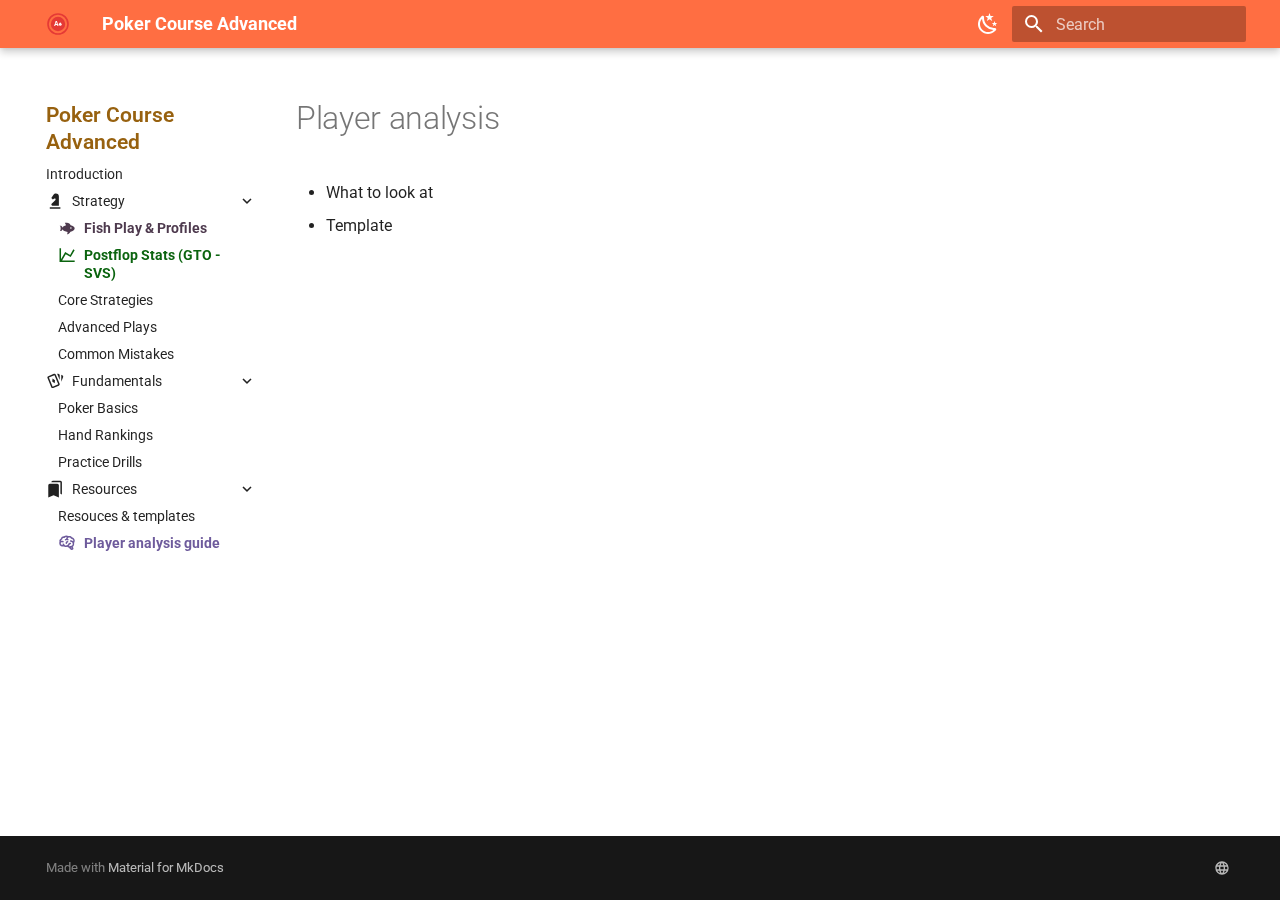
<file: site/10-player-analysis/index.html>
<!doctype html>
<html lang="en" class="no-js">
  <head>
    
      <meta charset="utf-8">
      <meta name="viewport" content="width=device-width,initial-scale=1">
      
      
      
        <link rel="canonical" href="https://grndr.se/docs/10-player-analysis/">
      
      
        <link rel="prev" href="../resources/">
      
      
      
      <link rel="icon" href="../images/favicon.ico">
      <meta name="generator" content="mkdocs-1.6.0, mkdocs-material-9.6.16">
    
    
      
        <title>Player analysis guide - Poker Course Advanced</title>
      
    
    
      <link rel="stylesheet" href="../assets/stylesheets/main.7e37652d.min.css">
      
        
        <link rel="stylesheet" href="../assets/stylesheets/palette.06af60db.min.css">
      
      


    
    
      
    
    
      
        
        
        <link rel="preconnect" href="https://fonts.gstatic.com" crossorigin>
        <link rel="stylesheet" href="https://fonts.googleapis.com/css?family=Roboto:300,300i,400,400i,700,700i%7CRoboto+Mono:400,400i,700,700i&display=fallback">
        <style>:root{--md-text-font:"Roboto";--md-code-font:"Roboto Mono"}</style>
      
    
    
      <link rel="stylesheet" href="../css/player-types.css">
    
      <link rel="stylesheet" href="../css/nav-style.css">
    
    <script>__md_scope=new URL("..",location),__md_hash=e=>[...e].reduce(((e,_)=>(e<<5)-e+_.charCodeAt(0)),0),__md_get=(e,_=localStorage,t=__md_scope)=>JSON.parse(_.getItem(t.pathname+"."+e)),__md_set=(e,_,t=localStorage,a=__md_scope)=>{try{t.setItem(a.pathname+"."+e,JSON.stringify(_))}catch(e){}}</script>
    
      

    
    
    
  </head>
  
  
    
    
      
    
    
    
    
    <body dir="ltr" data-md-color-scheme="default" data-md-color-primary="deep-orange" data-md-color-accent="amber">
  
    
    <input class="md-toggle" data-md-toggle="drawer" type="checkbox" id="__drawer" autocomplete="off">
    <input class="md-toggle" data-md-toggle="search" type="checkbox" id="__search" autocomplete="off">
    <label class="md-overlay" for="__drawer"></label>
    <div data-md-component="skip">
      
        
        <a href="#player-analysis" class="md-skip">
          Skip to content
        </a>
      
    </div>
    <div data-md-component="announce">
      
    </div>
    
    
      

  

<header class="md-header md-header--shadow" data-md-component="header">
  <nav class="md-header__inner md-grid" aria-label="Header">
    <a href=".." title="Poker Course Advanced" class="md-header__button md-logo" aria-label="Poker Course Advanced" data-md-component="logo">
      
  <img src="../images/logo.svg" alt="logo">

    </a>
    <label class="md-header__button md-icon" for="__drawer">
      
      <svg xmlns="http://www.w3.org/2000/svg" viewBox="0 0 24 24"><path d="M3 6h18v2H3zm0 5h18v2H3zm0 5h18v2H3z"/></svg>
    </label>
    <div class="md-header__title" data-md-component="header-title">
      <div class="md-header__ellipsis">
        <div class="md-header__topic">
          <span class="md-ellipsis">
            Poker Course Advanced
          </span>
        </div>
        <div class="md-header__topic" data-md-component="header-topic">
          <span class="md-ellipsis">
            
              Player analysis guide
            
          </span>
        </div>
      </div>
    </div>
    
      
        <form class="md-header__option" data-md-component="palette">
  
    
    
    
    <input class="md-option" data-md-color-media="" data-md-color-scheme="default" data-md-color-primary="deep-orange" data-md-color-accent="amber"  aria-label="Switch to dark mode"  type="radio" name="__palette" id="__palette_0">
    
      <label class="md-header__button md-icon" title="Switch to dark mode" for="__palette_1" hidden>
        <svg xmlns="http://www.w3.org/2000/svg" viewBox="0 0 24 24"><path d="m17.75 4.09-2.53 1.94.91 3.06-2.63-1.81-2.63 1.81.91-3.06-2.53-1.94L12.44 4l1.06-3 1.06 3zm3.5 6.91-1.64 1.25.59 1.98-1.7-1.17-1.7 1.17.59-1.98L15.75 11l2.06-.05L18.5 9l.69 1.95zm-2.28 4.95c.83-.08 1.72 1.1 1.19 1.85-.32.45-.66.87-1.08 1.27C15.17 23 8.84 23 4.94 19.07c-3.91-3.9-3.91-10.24 0-14.14.4-.4.82-.76 1.27-1.08.75-.53 1.93.36 1.85 1.19-.27 2.86.69 5.83 2.89 8.02a9.96 9.96 0 0 0 8.02 2.89m-1.64 2.02a12.08 12.08 0 0 1-7.8-3.47c-2.17-2.19-3.33-5-3.49-7.82-2.81 3.14-2.7 7.96.31 10.98 3.02 3.01 7.84 3.12 10.98.31"/></svg>
      </label>
    
  
    
    
    
    <input class="md-option" data-md-color-media="" data-md-color-scheme="slate" data-md-color-primary="deep-orange" data-md-color-accent="amber"  aria-label="Switch to light mode"  type="radio" name="__palette" id="__palette_1">
    
      <label class="md-header__button md-icon" title="Switch to light mode" for="__palette_0" hidden>
        <svg xmlns="http://www.w3.org/2000/svg" viewBox="0 0 24 24"><path d="M12 7a5 5 0 0 1 5 5 5 5 0 0 1-5 5 5 5 0 0 1-5-5 5 5 0 0 1 5-5m0 2a3 3 0 0 0-3 3 3 3 0 0 0 3 3 3 3 0 0 0 3-3 3 3 0 0 0-3-3m0-7 2.39 3.42C13.65 5.15 12.84 5 12 5s-1.65.15-2.39.42zM3.34 7l4.16-.35A7.2 7.2 0 0 0 5.94 8.5c-.44.74-.69 1.5-.83 2.29zm.02 10 1.76-3.77a7.131 7.131 0 0 0 2.38 4.14zM20.65 7l-1.77 3.79a7.02 7.02 0 0 0-2.38-4.15zm-.01 10-4.14.36c.59-.51 1.12-1.14 1.54-1.86.42-.73.69-1.5.83-2.29zM12 22l-2.41-3.44c.74.27 1.55.44 2.41.44.82 0 1.63-.17 2.37-.44z"/></svg>
      </label>
    
  
</form>
      
    
    
      <script>var palette=__md_get("__palette");if(palette&&palette.color){if("(prefers-color-scheme)"===palette.color.media){var media=matchMedia("(prefers-color-scheme: light)"),input=document.querySelector(media.matches?"[data-md-color-media='(prefers-color-scheme: light)']":"[data-md-color-media='(prefers-color-scheme: dark)']");palette.color.media=input.getAttribute("data-md-color-media"),palette.color.scheme=input.getAttribute("data-md-color-scheme"),palette.color.primary=input.getAttribute("data-md-color-primary"),palette.color.accent=input.getAttribute("data-md-color-accent")}for(var[key,value]of Object.entries(palette.color))document.body.setAttribute("data-md-color-"+key,value)}</script>
    
    
    
      
      
        <label class="md-header__button md-icon" for="__search">
          
          <svg xmlns="http://www.w3.org/2000/svg" viewBox="0 0 24 24"><path d="M9.5 3A6.5 6.5 0 0 1 16 9.5c0 1.61-.59 3.09-1.56 4.23l.27.27h.79l5 5-1.5 1.5-5-5v-.79l-.27-.27A6.52 6.52 0 0 1 9.5 16 6.5 6.5 0 0 1 3 9.5 6.5 6.5 0 0 1 9.5 3m0 2C7 5 5 7 5 9.5S7 14 9.5 14 14 12 14 9.5 12 5 9.5 5"/></svg>
        </label>
        <div class="md-search" data-md-component="search" role="dialog">
  <label class="md-search__overlay" for="__search"></label>
  <div class="md-search__inner" role="search">
    <form class="md-search__form" name="search">
      <input type="text" class="md-search__input" name="query" aria-label="Search" placeholder="Search" autocapitalize="off" autocorrect="off" autocomplete="off" spellcheck="false" data-md-component="search-query" required>
      <label class="md-search__icon md-icon" for="__search">
        
        <svg xmlns="http://www.w3.org/2000/svg" viewBox="0 0 24 24"><path d="M9.5 3A6.5 6.5 0 0 1 16 9.5c0 1.61-.59 3.09-1.56 4.23l.27.27h.79l5 5-1.5 1.5-5-5v-.79l-.27-.27A6.52 6.52 0 0 1 9.5 16 6.5 6.5 0 0 1 3 9.5 6.5 6.5 0 0 1 9.5 3m0 2C7 5 5 7 5 9.5S7 14 9.5 14 14 12 14 9.5 12 5 9.5 5"/></svg>
        
        <svg xmlns="http://www.w3.org/2000/svg" viewBox="0 0 24 24"><path d="M20 11v2H8l5.5 5.5-1.42 1.42L4.16 12l7.92-7.92L13.5 5.5 8 11z"/></svg>
      </label>
      <nav class="md-search__options" aria-label="Search">
        
        <button type="reset" class="md-search__icon md-icon" title="Clear" aria-label="Clear" tabindex="-1">
          
          <svg xmlns="http://www.w3.org/2000/svg" viewBox="0 0 24 24"><path d="M19 6.41 17.59 5 12 10.59 6.41 5 5 6.41 10.59 12 5 17.59 6.41 19 12 13.41 17.59 19 19 17.59 13.41 12z"/></svg>
        </button>
      </nav>
      
        <div class="md-search__suggest" data-md-component="search-suggest"></div>
      
    </form>
    <div class="md-search__output">
      <div class="md-search__scrollwrap" tabindex="0" data-md-scrollfix>
        <div class="md-search-result" data-md-component="search-result">
          <div class="md-search-result__meta">
            Initializing search
          </div>
          <ol class="md-search-result__list" role="presentation"></ol>
        </div>
      </div>
    </div>
  </div>
</div>
      
    
    
  </nav>
  
</header>
    
    <div class="md-container" data-md-component="container">
      
      
        
          
        
      
      <main class="md-main" data-md-component="main">
        <div class="md-main__inner md-grid">
          
            
              
              <div class="md-sidebar md-sidebar--primary" data-md-component="sidebar" data-md-type="navigation" >
                <div class="md-sidebar__scrollwrap">
                  <div class="md-sidebar__inner">
                    



<nav class="md-nav md-nav--primary" aria-label="Navigation" data-md-level="0">
  <label class="md-nav__title" for="__drawer">
    <a href=".." title="Poker Course Advanced" class="md-nav__button md-logo" aria-label="Poker Course Advanced" data-md-component="logo">
      
  <img src="../images/logo.svg" alt="logo">

    </a>
    Poker Course Advanced
  </label>
  
  <ul class="md-nav__list" data-md-scrollfix>
    
      
      
  
  
  
  
    <li class="md-nav__item">
      <a href="../01-introduction/" class="md-nav__link">
        
  
  
  <span class="md-ellipsis">
    Introduction
    
  </span>
  

      </a>
    </li>
  

    
      
      
  
  
  
  
    
    
      
        
          
        
      
        
      
        
      
        
      
        
      
        
      
    
    
    
    
    <li class="md-nav__item md-nav__item--nested">
      
        
        
          
        
        <input class="md-nav__toggle md-toggle md-toggle--indeterminate" type="checkbox" id="__nav_2" >
        
          
          <div class="md-nav__link md-nav__container">
            <a href="../strategy/" class="md-nav__link ">
              
  
  
    <svg xmlns="http://www.w3.org/2000/svg" viewBox="0 0 24 24"><path d="M19 22H5v-2h14zM13 2c-1.25 0-2.42.62-3.11 1.66L7 8l2 2 2.06-1.37c.44-.31 1.08-.19 1.39.27.02.03.05.06.05.1.3.59.19 1.3-.28 1.77l-4.8 4.8c-.55.56-.55 1.46.01 2.01.26.26.62.42.99.42H17V6a4 4 0 0 0-4-4"/></svg>
  
  <span class="md-ellipsis">
    Strategy
    
  </span>
  

            </a>
            
              
              <label class="md-nav__link " for="__nav_2" id="__nav_2_label" tabindex="0">
                <span class="md-nav__icon md-icon"></span>
              </label>
            
          </div>
        
        <nav class="md-nav" data-md-level="1" aria-labelledby="__nav_2_label" aria-expanded="false">
          <label class="md-nav__title" for="__nav_2">
            <span class="md-nav__icon md-icon"></span>
            Strategy
          </label>
          <ul class="md-nav__list" data-md-scrollfix>
            
              
            
              
                
  
  
  
  
    <li class="md-nav__item">
      <a href="../08-fish-play/" class="md-nav__link">
        
  
  
    <svg xmlns="http://www.w3.org/2000/svg" viewBox="0 0 24 24"><path d="m12 20 .76-3c-3.26-.21-6.17-1.6-7.01-3.42-.09.48-.22.92-.42 1.25C4.67 16 3.33 16 2 16c1.1 0 1.5-1.57 1.5-3.5S3.1 9 2 9c1.33 0 2.67 0 3.33 1.17.2.33.33.77.42 1.25.65-1.42 2.57-2.57 4.91-3.1L9 5c2 0 4 0 5.33.67 1.13.56 1.78 1.6 2.36 2.71 2.92.7 5.31 2.28 5.31 4.12 0 1.88-2.5 3.5-5.5 4.16-.83 1.1-1.64 2.12-2.33 2.67-.84.67-1.5.67-2.17.67m5-9a1 1 0 0 0-1 1 1 1 0 0 0 1 1 1 1 0 0 0 1-1 1 1 0 0 0-1-1"/></svg>
  
  <span class="md-ellipsis">
    Fish Play & Profiles
    
  </span>
  

      </a>
    </li>
  

              
            
              
                
  
  
  
  
    <li class="md-nav__item">
      <a href="../09-preflop-stats/" class="md-nav__link">
        
  
  
    <svg xmlns="http://www.w3.org/2000/svg" viewBox="0 0 24 24"><path d="m16 11.78 4.24-7.33 1.73 1-5.23 9.05-6.51-3.75L5.46 19H22v2H2V3h2v14.54L9.5 8z"/></svg>
  
  <span class="md-ellipsis">
    Postflop Stats (GTO - SVS)
    
  </span>
  

      </a>
    </li>
  

              
            
              
                
  
  
  
  
    <li class="md-nav__item">
      <a href="../04-core-strategies/" class="md-nav__link">
        
  
  
  <span class="md-ellipsis">
    Core Strategies
    
  </span>
  

      </a>
    </li>
  

              
            
              
                
  
  
  
  
    <li class="md-nav__item">
      <a href="../05-advanced-plays/" class="md-nav__link">
        
  
  
  <span class="md-ellipsis">
    Advanced Plays
    
  </span>
  

      </a>
    </li>
  

              
            
              
                
  
  
  
  
    <li class="md-nav__item">
      <a href="../06-common-mistakes/" class="md-nav__link">
        
  
  
  <span class="md-ellipsis">
    Common Mistakes
    
  </span>
  

      </a>
    </li>
  

              
            
          </ul>
        </nav>
      
    </li>
  

    
      
      
  
  
  
  
    
    
      
        
          
        
      
        
      
        
      
        
      
    
    
    
    
    <li class="md-nav__item md-nav__item--nested">
      
        
        
          
        
        <input class="md-nav__toggle md-toggle md-toggle--indeterminate" type="checkbox" id="__nav_3" >
        
          
          <div class="md-nav__link md-nav__container">
            <a href="../fundamentals/" class="md-nav__link ">
              
  
  
    <svg xmlns="http://www.w3.org/2000/svg" viewBox="0 0 24 24"><path d="M11.19 2.25c.78.01 1.52.48 1.81 1.25l5 11.95c.09.26.14.55.13.8a2.02 2.02 0 0 1-1.23 1.8L9.53 21.1c-.26.12-.53.15-.79.15A2 2 0 0 1 6.93 20L1.97 8.05c-.42-1.01.07-2.18 1.09-2.6l7.36-3.05c.25-.09.51-.15.77-.15m3.48 0h1.45a2 2 0 0 1 2 2v6.35zm5.46 1.54 1.34.57a1.99 1.99 0 0 1 1.09 2.6l-2.43 5.86zm-8.94.43L3.8 7.29 8.77 19.3l7.4-3.06zM8.65 8.54l3.23 2.41-.44 4.01-3.23-2.42z"/></svg>
  
  <span class="md-ellipsis">
    Fundamentals
    
  </span>
  

            </a>
            
              
              <label class="md-nav__link " for="__nav_3" id="__nav_3_label" tabindex="0">
                <span class="md-nav__icon md-icon"></span>
              </label>
            
          </div>
        
        <nav class="md-nav" data-md-level="1" aria-labelledby="__nav_3_label" aria-expanded="false">
          <label class="md-nav__title" for="__nav_3">
            <span class="md-nav__icon md-icon"></span>
            Fundamentals
          </label>
          <ul class="md-nav__list" data-md-scrollfix>
            
              
            
              
                
  
  
  
  
    <li class="md-nav__item">
      <a href="../02-poker-basics/" class="md-nav__link">
        
  
  
  <span class="md-ellipsis">
    Poker Basics
    
  </span>
  

      </a>
    </li>
  

              
            
              
                
  
  
  
  
    <li class="md-nav__item">
      <a href="../03-hand-rankings/" class="md-nav__link">
        
  
  
  <span class="md-ellipsis">
    Hand Rankings
    
  </span>
  

      </a>
    </li>
  

              
            
              
                
  
  
  
  
    <li class="md-nav__item">
      <a href="../07-practice-drills/" class="md-nav__link">
        
  
  
  <span class="md-ellipsis">
    Practice Drills
    
  </span>
  

      </a>
    </li>
  

              
            
          </ul>
        </nav>
      
    </li>
  

    
      
      
  
  
    
  
  
  
    
    
      
        
          
        
      
        
      
        
      
    
    
    
    
    <li class="md-nav__item md-nav__item--active md-nav__item--nested">
      
        
        
        <input class="md-nav__toggle md-toggle " type="checkbox" id="__nav_4" checked>
        
          
          <div class="md-nav__link md-nav__container">
            <a href="../resources/" class="md-nav__link ">
              
  
  
    <svg xmlns="http://www.w3.org/2000/svg" viewBox="0 0 24 24"><path d="M15 5a2 2 0 0 1 2 2v16l-7-3-7 3V7a2 2 0 0 1 2-2zM9 1h10a2 2 0 0 1 2 2v16l-2-.87V3H7a2 2 0 0 1 2-2"/></svg>
  
  <span class="md-ellipsis">
    Resources
    
  </span>
  

            </a>
            
              
              <label class="md-nav__link " for="__nav_4" id="__nav_4_label" tabindex="0">
                <span class="md-nav__icon md-icon"></span>
              </label>
            
          </div>
        
        <nav class="md-nav" data-md-level="1" aria-labelledby="__nav_4_label" aria-expanded="true">
          <label class="md-nav__title" for="__nav_4">
            <span class="md-nav__icon md-icon"></span>
            Resources
          </label>
          <ul class="md-nav__list" data-md-scrollfix>
            
              
            
              
                
  
  
  
  
    <li class="md-nav__item">
      <a href="../resources/" class="md-nav__link">
        
  
  
  <span class="md-ellipsis">
    Resouces & templates
    
  </span>
  

      </a>
    </li>
  

              
            
              
                
  
  
    
  
  
  
    <li class="md-nav__item md-nav__item--active">
      
      <input class="md-nav__toggle md-toggle" type="checkbox" id="__toc">
      
      
        
      
      
      <a href="./" class="md-nav__link md-nav__link--active">
        
  
  
    <svg xmlns="http://www.w3.org/2000/svg" viewBox="0 0 24 24"><path d="M21.33 12.91c.09 1.55-.62 3.04-1.89 3.95l.77 1.49c.23.45.26.98.06 1.45-.19.47-.58.84-1.06 1l-.79.25a1.687 1.687 0 0 1-1.86-.55L14.44 18c-.89-.15-1.73-.53-2.44-1.1-.5.15-1 .23-1.5.23-.88 0-1.76-.27-2.5-.79-.53.16-1.07.23-1.62.22-.79.01-1.57-.15-2.3-.45a4.1 4.1 0 0 1-2.43-3.61c-.08-.72.04-1.45.35-2.11-.29-.75-.32-1.57-.07-2.33C2.3 7.11 3 6.32 3.87 5.82c.58-1.69 2.21-2.82 4-2.7 1.6-1.5 4.05-1.66 5.83-.37.42-.11.86-.17 1.3-.17 1.36-.03 2.65.57 3.5 1.64 2.04.53 3.5 2.35 3.58 4.47.05 1.11-.25 2.2-.86 3.13.07.36.11.72.11 1.09m-5-1.41c.57.07 1.02.5 1.02 1.07a1 1 0 0 1-1 1h-.63c-.32.9-.88 1.69-1.62 2.29.25.09.51.14.77.21 5.13-.07 4.53-3.2 4.53-3.25a2.59 2.59 0 0 0-2.69-2.49 1 1 0 0 1-1-1 1 1 0 0 1 1-1c1.23.03 2.41.49 3.33 1.3.05-.29.08-.59.08-.89-.06-1.24-.62-2.32-2.87-2.53-1.25-2.96-4.4-1.32-4.4-.4-.03.23.21.72.25.75a1 1 0 0 1 1 1c0 .55-.45 1-1 1-.53-.02-1.03-.22-1.43-.56-.48.31-1.03.5-1.6.56-.57.05-1.04-.35-1.07-.9a.97.97 0 0 1 .88-1.1c.16-.02.94-.14.94-.77 0-.66.25-1.29.68-1.79-.92-.25-1.91.08-2.91 1.29C6.75 5 6 5.25 5.45 7.2 4.5 7.67 4 8 3.78 9c1.08-.22 2.19-.13 3.22.25.5.19.78.75.59 1.29-.19.52-.77.78-1.29.59-.73-.32-1.55-.34-2.3-.06-.32.27-.32.83-.32 1.27 0 .74.37 1.43 1 1.83.53.27 1.12.41 1.71.4q-.225-.39-.39-.81a1.038 1.038 0 0 1 1.96-.68c.4 1.14 1.42 1.92 2.62 2.05 1.37-.07 2.59-.88 3.19-2.13.23-1.38 1.34-1.5 2.56-1.5m2 7.47-.62-1.3-.71.16 1 1.25zm-4.65-8.61a1 1 0 0 0-.91-1.03c-.71-.04-1.4.2-1.93.67-.57.58-.87 1.38-.84 2.19a1 1 0 0 0 1 1c.57 0 1-.45 1-1 0-.27.07-.54.23-.76.12-.1.27-.15.43-.15.55.03 1.02-.38 1.02-.92"/></svg>
  
  <span class="md-ellipsis">
    Player analysis guide
    
  </span>
  

      </a>
      
    </li>
  

              
            
          </ul>
        </nav>
      
    </li>
  

    
  </ul>
</nav>
                  </div>
                </div>
              </div>
            
            
              
              <div class="md-sidebar md-sidebar--secondary" data-md-component="sidebar" data-md-type="toc" >
                <div class="md-sidebar__scrollwrap">
                  <div class="md-sidebar__inner">
                    

<nav class="md-nav md-nav--secondary" aria-label="Table of contents">
  
  
  
    
  
  
</nav>
                  </div>
                </div>
              </div>
            
          
          
            <div class="md-content" data-md-component="content">
              <article class="md-content__inner md-typeset">
                
                  



<h1 id="player-analysis">Player analysis<a class="headerlink" href="#player-analysis" title="Permanent link">&para;</a></h1>
<ul>
<li>What to look at</li>
<li>Template</li>
</ul>







  
  






                
              </article>
            </div>
          
          
<script>var target=document.getElementById(location.hash.slice(1));target&&target.name&&(target.checked=target.name.startsWith("__tabbed_"))</script>
        </div>
        
      </main>
      
        <footer class="md-footer">
  
  <div class="md-footer-meta md-typeset">
    <div class="md-footer-meta__inner md-grid">
      <div class="md-copyright">
  
  
    Made with
    <a href="https://squidfunk.github.io/mkdocs-material/" target="_blank" rel="noopener">
      Material for MkDocs
    </a>
  
</div>
      
        <div class="md-social">
  
    
    
    
    
      
      
    
    <a href="https://grndr.se" target="_blank" rel="noopener" title="grndr.se" class="md-social__link">
      <svg xmlns="http://www.w3.org/2000/svg" viewBox="0 0 24 24"><path d="M16.36 14c.08-.66.14-1.32.14-2s-.06-1.34-.14-2h3.38c.16.64.26 1.31.26 2s-.1 1.36-.26 2m-5.15 5.56c.6-1.11 1.06-2.31 1.38-3.56h2.95a8.03 8.03 0 0 1-4.33 3.56M14.34 14H9.66c-.1-.66-.16-1.32-.16-2s.06-1.35.16-2h4.68c.09.65.16 1.32.16 2s-.07 1.34-.16 2M12 19.96c-.83-1.2-1.5-2.53-1.91-3.96h3.82c-.41 1.43-1.08 2.76-1.91 3.96M8 8H5.08A7.92 7.92 0 0 1 9.4 4.44C8.8 5.55 8.35 6.75 8 8m-2.92 8H8c.35 1.25.8 2.45 1.4 3.56A8 8 0 0 1 5.08 16m-.82-2C4.1 13.36 4 12.69 4 12s.1-1.36.26-2h3.38c-.08.66-.14 1.32-.14 2s.06 1.34.14 2M12 4.03c.83 1.2 1.5 2.54 1.91 3.97h-3.82c.41-1.43 1.08-2.77 1.91-3.97M18.92 8h-2.95a15.7 15.7 0 0 0-1.38-3.56c1.84.63 3.37 1.9 4.33 3.56M12 2C6.47 2 2 6.5 2 12a10 10 0 0 0 10 10 10 10 0 0 0 10-10A10 10 0 0 0 12 2"/></svg>
    </a>
  
</div>
      
    </div>
  </div>
</footer>
      
    </div>
    <div class="md-dialog" data-md-component="dialog">
      <div class="md-dialog__inner md-typeset"></div>
    </div>
    
    
    
      
      <script id="__config" type="application/json">{"base": "..", "features": ["navigation.indexes", "navigation.expand", "navigation.instant", "content.code.copy", "search.suggest", "search.highlight"], "search": "../assets/javascripts/workers/search.d50fe291.min.js", "tags": null, "translations": {"clipboard.copied": "Copied to clipboard", "clipboard.copy": "Copy to clipboard", "search.result.more.one": "1 more on this page", "search.result.more.other": "# more on this page", "search.result.none": "No matching documents", "search.result.one": "1 matching document", "search.result.other": "# matching documents", "search.result.placeholder": "Type to start searching", "search.result.term.missing": "Missing", "select.version": "Select version"}, "version": null}</script>
    
    
      <script src="../assets/javascripts/bundle.50899def.min.js"></script>
      
    
  </body>
</html>
</file>
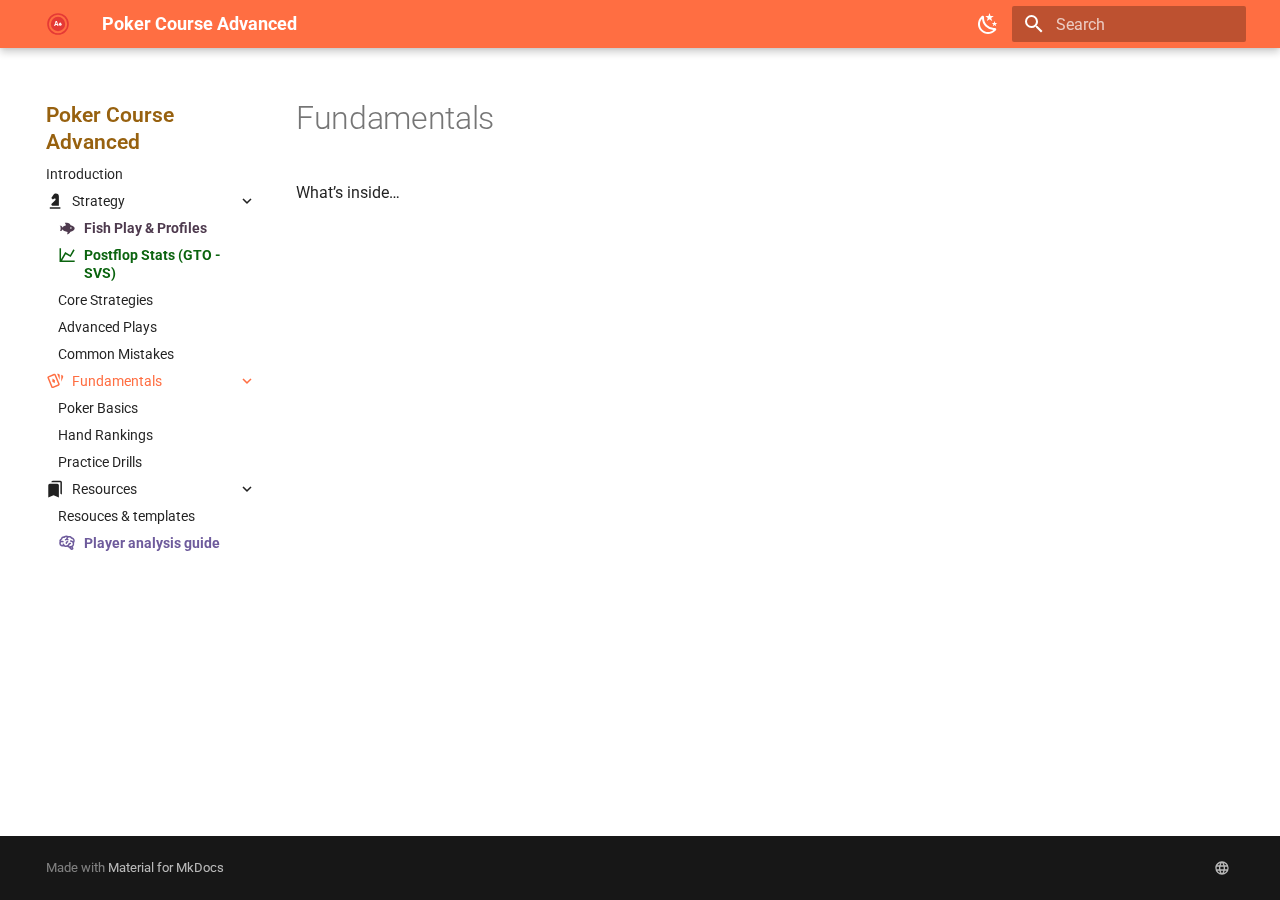
<file: site/fundamentals/index.html>
<!doctype html>
<html lang="en" class="no-js">
  <head>
    
      <meta charset="utf-8">
      <meta name="viewport" content="width=device-width,initial-scale=1">
      
      
      
        <link rel="canonical" href="https://grndr.se/docs/fundamentals/">
      
      
        <link rel="prev" href="../06-common-mistakes/">
      
      
        <link rel="next" href="../02-poker-basics/">
      
      
      <link rel="icon" href="../images/favicon.ico">
      <meta name="generator" content="mkdocs-1.6.0, mkdocs-material-9.6.16">
    
    
      
        <title>Fundamentals - Poker Course Advanced</title>
      
    
    
      <link rel="stylesheet" href="../assets/stylesheets/main.7e37652d.min.css">
      
        
        <link rel="stylesheet" href="../assets/stylesheets/palette.06af60db.min.css">
      
      


    
    
      
    
    
      
        
        
        <link rel="preconnect" href="https://fonts.gstatic.com" crossorigin>
        <link rel="stylesheet" href="https://fonts.googleapis.com/css?family=Roboto:300,300i,400,400i,700,700i%7CRoboto+Mono:400,400i,700,700i&display=fallback">
        <style>:root{--md-text-font:"Roboto";--md-code-font:"Roboto Mono"}</style>
      
    
    
      <link rel="stylesheet" href="../css/player-types.css">
    
      <link rel="stylesheet" href="../css/nav-style.css">
    
    <script>__md_scope=new URL("..",location),__md_hash=e=>[...e].reduce(((e,_)=>(e<<5)-e+_.charCodeAt(0)),0),__md_get=(e,_=localStorage,t=__md_scope)=>JSON.parse(_.getItem(t.pathname+"."+e)),__md_set=(e,_,t=localStorage,a=__md_scope)=>{try{t.setItem(a.pathname+"."+e,JSON.stringify(_))}catch(e){}}</script>
    
      

    
    
    
  </head>
  
  
    
    
      
    
    
    
    
    <body dir="ltr" data-md-color-scheme="default" data-md-color-primary="deep-orange" data-md-color-accent="amber">
  
    
    <input class="md-toggle" data-md-toggle="drawer" type="checkbox" id="__drawer" autocomplete="off">
    <input class="md-toggle" data-md-toggle="search" type="checkbox" id="__search" autocomplete="off">
    <label class="md-overlay" for="__drawer"></label>
    <div data-md-component="skip">
      
        
        <a href="#fundamentals" class="md-skip">
          Skip to content
        </a>
      
    </div>
    <div data-md-component="announce">
      
    </div>
    
    
      

  

<header class="md-header md-header--shadow" data-md-component="header">
  <nav class="md-header__inner md-grid" aria-label="Header">
    <a href=".." title="Poker Course Advanced" class="md-header__button md-logo" aria-label="Poker Course Advanced" data-md-component="logo">
      
  <img src="../images/logo.svg" alt="logo">

    </a>
    <label class="md-header__button md-icon" for="__drawer">
      
      <svg xmlns="http://www.w3.org/2000/svg" viewBox="0 0 24 24"><path d="M3 6h18v2H3zm0 5h18v2H3zm0 5h18v2H3z"/></svg>
    </label>
    <div class="md-header__title" data-md-component="header-title">
      <div class="md-header__ellipsis">
        <div class="md-header__topic">
          <span class="md-ellipsis">
            Poker Course Advanced
          </span>
        </div>
        <div class="md-header__topic" data-md-component="header-topic">
          <span class="md-ellipsis">
            
              Fundamentals
            
          </span>
        </div>
      </div>
    </div>
    
      
        <form class="md-header__option" data-md-component="palette">
  
    
    
    
    <input class="md-option" data-md-color-media="" data-md-color-scheme="default" data-md-color-primary="deep-orange" data-md-color-accent="amber"  aria-label="Switch to dark mode"  type="radio" name="__palette" id="__palette_0">
    
      <label class="md-header__button md-icon" title="Switch to dark mode" for="__palette_1" hidden>
        <svg xmlns="http://www.w3.org/2000/svg" viewBox="0 0 24 24"><path d="m17.75 4.09-2.53 1.94.91 3.06-2.63-1.81-2.63 1.81.91-3.06-2.53-1.94L12.44 4l1.06-3 1.06 3zm3.5 6.91-1.64 1.25.59 1.98-1.7-1.17-1.7 1.17.59-1.98L15.75 11l2.06-.05L18.5 9l.69 1.95zm-2.28 4.95c.83-.08 1.72 1.1 1.19 1.85-.32.45-.66.87-1.08 1.27C15.17 23 8.84 23 4.94 19.07c-3.91-3.9-3.91-10.24 0-14.14.4-.4.82-.76 1.27-1.08.75-.53 1.93.36 1.85 1.19-.27 2.86.69 5.83 2.89 8.02a9.96 9.96 0 0 0 8.02 2.89m-1.64 2.02a12.08 12.08 0 0 1-7.8-3.47c-2.17-2.19-3.33-5-3.49-7.82-2.81 3.14-2.7 7.96.31 10.98 3.02 3.01 7.84 3.12 10.98.31"/></svg>
      </label>
    
  
    
    
    
    <input class="md-option" data-md-color-media="" data-md-color-scheme="slate" data-md-color-primary="deep-orange" data-md-color-accent="amber"  aria-label="Switch to light mode"  type="radio" name="__palette" id="__palette_1">
    
      <label class="md-header__button md-icon" title="Switch to light mode" for="__palette_0" hidden>
        <svg xmlns="http://www.w3.org/2000/svg" viewBox="0 0 24 24"><path d="M12 7a5 5 0 0 1 5 5 5 5 0 0 1-5 5 5 5 0 0 1-5-5 5 5 0 0 1 5-5m0 2a3 3 0 0 0-3 3 3 3 0 0 0 3 3 3 3 0 0 0 3-3 3 3 0 0 0-3-3m0-7 2.39 3.42C13.65 5.15 12.84 5 12 5s-1.65.15-2.39.42zM3.34 7l4.16-.35A7.2 7.2 0 0 0 5.94 8.5c-.44.74-.69 1.5-.83 2.29zm.02 10 1.76-3.77a7.131 7.131 0 0 0 2.38 4.14zM20.65 7l-1.77 3.79a7.02 7.02 0 0 0-2.38-4.15zm-.01 10-4.14.36c.59-.51 1.12-1.14 1.54-1.86.42-.73.69-1.5.83-2.29zM12 22l-2.41-3.44c.74.27 1.55.44 2.41.44.82 0 1.63-.17 2.37-.44z"/></svg>
      </label>
    
  
</form>
      
    
    
      <script>var palette=__md_get("__palette");if(palette&&palette.color){if("(prefers-color-scheme)"===palette.color.media){var media=matchMedia("(prefers-color-scheme: light)"),input=document.querySelector(media.matches?"[data-md-color-media='(prefers-color-scheme: light)']":"[data-md-color-media='(prefers-color-scheme: dark)']");palette.color.media=input.getAttribute("data-md-color-media"),palette.color.scheme=input.getAttribute("data-md-color-scheme"),palette.color.primary=input.getAttribute("data-md-color-primary"),palette.color.accent=input.getAttribute("data-md-color-accent")}for(var[key,value]of Object.entries(palette.color))document.body.setAttribute("data-md-color-"+key,value)}</script>
    
    
    
      
      
        <label class="md-header__button md-icon" for="__search">
          
          <svg xmlns="http://www.w3.org/2000/svg" viewBox="0 0 24 24"><path d="M9.5 3A6.5 6.5 0 0 1 16 9.5c0 1.61-.59 3.09-1.56 4.23l.27.27h.79l5 5-1.5 1.5-5-5v-.79l-.27-.27A6.52 6.52 0 0 1 9.5 16 6.5 6.5 0 0 1 3 9.5 6.5 6.5 0 0 1 9.5 3m0 2C7 5 5 7 5 9.5S7 14 9.5 14 14 12 14 9.5 12 5 9.5 5"/></svg>
        </label>
        <div class="md-search" data-md-component="search" role="dialog">
  <label class="md-search__overlay" for="__search"></label>
  <div class="md-search__inner" role="search">
    <form class="md-search__form" name="search">
      <input type="text" class="md-search__input" name="query" aria-label="Search" placeholder="Search" autocapitalize="off" autocorrect="off" autocomplete="off" spellcheck="false" data-md-component="search-query" required>
      <label class="md-search__icon md-icon" for="__search">
        
        <svg xmlns="http://www.w3.org/2000/svg" viewBox="0 0 24 24"><path d="M9.5 3A6.5 6.5 0 0 1 16 9.5c0 1.61-.59 3.09-1.56 4.23l.27.27h.79l5 5-1.5 1.5-5-5v-.79l-.27-.27A6.52 6.52 0 0 1 9.5 16 6.5 6.5 0 0 1 3 9.5 6.5 6.5 0 0 1 9.5 3m0 2C7 5 5 7 5 9.5S7 14 9.5 14 14 12 14 9.5 12 5 9.5 5"/></svg>
        
        <svg xmlns="http://www.w3.org/2000/svg" viewBox="0 0 24 24"><path d="M20 11v2H8l5.5 5.5-1.42 1.42L4.16 12l7.92-7.92L13.5 5.5 8 11z"/></svg>
      </label>
      <nav class="md-search__options" aria-label="Search">
        
        <button type="reset" class="md-search__icon md-icon" title="Clear" aria-label="Clear" tabindex="-1">
          
          <svg xmlns="http://www.w3.org/2000/svg" viewBox="0 0 24 24"><path d="M19 6.41 17.59 5 12 10.59 6.41 5 5 6.41 10.59 12 5 17.59 6.41 19 12 13.41 17.59 19 19 17.59 13.41 12z"/></svg>
        </button>
      </nav>
      
        <div class="md-search__suggest" data-md-component="search-suggest"></div>
      
    </form>
    <div class="md-search__output">
      <div class="md-search__scrollwrap" tabindex="0" data-md-scrollfix>
        <div class="md-search-result" data-md-component="search-result">
          <div class="md-search-result__meta">
            Initializing search
          </div>
          <ol class="md-search-result__list" role="presentation"></ol>
        </div>
      </div>
    </div>
  </div>
</div>
      
    
    
  </nav>
  
</header>
    
    <div class="md-container" data-md-component="container">
      
      
        
          
        
      
      <main class="md-main" data-md-component="main">
        <div class="md-main__inner md-grid">
          
            
              
              <div class="md-sidebar md-sidebar--primary" data-md-component="sidebar" data-md-type="navigation" >
                <div class="md-sidebar__scrollwrap">
                  <div class="md-sidebar__inner">
                    



<nav class="md-nav md-nav--primary" aria-label="Navigation" data-md-level="0">
  <label class="md-nav__title" for="__drawer">
    <a href=".." title="Poker Course Advanced" class="md-nav__button md-logo" aria-label="Poker Course Advanced" data-md-component="logo">
      
  <img src="../images/logo.svg" alt="logo">

    </a>
    Poker Course Advanced
  </label>
  
  <ul class="md-nav__list" data-md-scrollfix>
    
      
      
  
  
  
  
    <li class="md-nav__item">
      <a href="../01-introduction/" class="md-nav__link">
        
  
  
  <span class="md-ellipsis">
    Introduction
    
  </span>
  

      </a>
    </li>
  

    
      
      
  
  
  
  
    
    
      
        
          
        
      
        
      
        
      
        
      
        
      
        
      
    
    
    
    
    <li class="md-nav__item md-nav__item--nested">
      
        
        
          
        
        <input class="md-nav__toggle md-toggle md-toggle--indeterminate" type="checkbox" id="__nav_2" >
        
          
          <div class="md-nav__link md-nav__container">
            <a href="../strategy/" class="md-nav__link ">
              
  
  
    <svg xmlns="http://www.w3.org/2000/svg" viewBox="0 0 24 24"><path d="M19 22H5v-2h14zM13 2c-1.25 0-2.42.62-3.11 1.66L7 8l2 2 2.06-1.37c.44-.31 1.08-.19 1.39.27.02.03.05.06.05.1.3.59.19 1.3-.28 1.77l-4.8 4.8c-.55.56-.55 1.46.01 2.01.26.26.62.42.99.42H17V6a4 4 0 0 0-4-4"/></svg>
  
  <span class="md-ellipsis">
    Strategy
    
  </span>
  

            </a>
            
              
              <label class="md-nav__link " for="__nav_2" id="__nav_2_label" tabindex="0">
                <span class="md-nav__icon md-icon"></span>
              </label>
            
          </div>
        
        <nav class="md-nav" data-md-level="1" aria-labelledby="__nav_2_label" aria-expanded="false">
          <label class="md-nav__title" for="__nav_2">
            <span class="md-nav__icon md-icon"></span>
            Strategy
          </label>
          <ul class="md-nav__list" data-md-scrollfix>
            
              
            
              
                
  
  
  
  
    <li class="md-nav__item">
      <a href="../08-fish-play/" class="md-nav__link">
        
  
  
    <svg xmlns="http://www.w3.org/2000/svg" viewBox="0 0 24 24"><path d="m12 20 .76-3c-3.26-.21-6.17-1.6-7.01-3.42-.09.48-.22.92-.42 1.25C4.67 16 3.33 16 2 16c1.1 0 1.5-1.57 1.5-3.5S3.1 9 2 9c1.33 0 2.67 0 3.33 1.17.2.33.33.77.42 1.25.65-1.42 2.57-2.57 4.91-3.1L9 5c2 0 4 0 5.33.67 1.13.56 1.78 1.6 2.36 2.71 2.92.7 5.31 2.28 5.31 4.12 0 1.88-2.5 3.5-5.5 4.16-.83 1.1-1.64 2.12-2.33 2.67-.84.67-1.5.67-2.17.67m5-9a1 1 0 0 0-1 1 1 1 0 0 0 1 1 1 1 0 0 0 1-1 1 1 0 0 0-1-1"/></svg>
  
  <span class="md-ellipsis">
    Fish Play & Profiles
    
  </span>
  

      </a>
    </li>
  

              
            
              
                
  
  
  
  
    <li class="md-nav__item">
      <a href="../09-preflop-stats/" class="md-nav__link">
        
  
  
    <svg xmlns="http://www.w3.org/2000/svg" viewBox="0 0 24 24"><path d="m16 11.78 4.24-7.33 1.73 1-5.23 9.05-6.51-3.75L5.46 19H22v2H2V3h2v14.54L9.5 8z"/></svg>
  
  <span class="md-ellipsis">
    Postflop Stats (GTO - SVS)
    
  </span>
  

      </a>
    </li>
  

              
            
              
                
  
  
  
  
    <li class="md-nav__item">
      <a href="../04-core-strategies/" class="md-nav__link">
        
  
  
  <span class="md-ellipsis">
    Core Strategies
    
  </span>
  

      </a>
    </li>
  

              
            
              
                
  
  
  
  
    <li class="md-nav__item">
      <a href="../05-advanced-plays/" class="md-nav__link">
        
  
  
  <span class="md-ellipsis">
    Advanced Plays
    
  </span>
  

      </a>
    </li>
  

              
            
              
                
  
  
  
  
    <li class="md-nav__item">
      <a href="../06-common-mistakes/" class="md-nav__link">
        
  
  
  <span class="md-ellipsis">
    Common Mistakes
    
  </span>
  

      </a>
    </li>
  

              
            
          </ul>
        </nav>
      
    </li>
  

    
      
      
  
  
    
  
  
  
    
    
      
        
          
        
      
        
      
        
      
        
      
    
    
    
    
    <li class="md-nav__item md-nav__item--active md-nav__item--nested">
      
        
        
        <input class="md-nav__toggle md-toggle " type="checkbox" id="__nav_3" checked>
        
          
          <div class="md-nav__link md-nav__container">
            <a href="./" class="md-nav__link md-nav__link--active">
              
  
  
    <svg xmlns="http://www.w3.org/2000/svg" viewBox="0 0 24 24"><path d="M11.19 2.25c.78.01 1.52.48 1.81 1.25l5 11.95c.09.26.14.55.13.8a2.02 2.02 0 0 1-1.23 1.8L9.53 21.1c-.26.12-.53.15-.79.15A2 2 0 0 1 6.93 20L1.97 8.05c-.42-1.01.07-2.18 1.09-2.6l7.36-3.05c.25-.09.51-.15.77-.15m3.48 0h1.45a2 2 0 0 1 2 2v6.35zm5.46 1.54 1.34.57a1.99 1.99 0 0 1 1.09 2.6l-2.43 5.86zm-8.94.43L3.8 7.29 8.77 19.3l7.4-3.06zM8.65 8.54l3.23 2.41-.44 4.01-3.23-2.42z"/></svg>
  
  <span class="md-ellipsis">
    Fundamentals
    
  </span>
  

            </a>
            
              
              <label class="md-nav__link md-nav__link--active" for="__nav_3" id="__nav_3_label" tabindex="0">
                <span class="md-nav__icon md-icon"></span>
              </label>
            
          </div>
        
        <nav class="md-nav" data-md-level="1" aria-labelledby="__nav_3_label" aria-expanded="true">
          <label class="md-nav__title" for="__nav_3">
            <span class="md-nav__icon md-icon"></span>
            Fundamentals
          </label>
          <ul class="md-nav__list" data-md-scrollfix>
            
              
            
              
                
  
  
  
  
    <li class="md-nav__item">
      <a href="../02-poker-basics/" class="md-nav__link">
        
  
  
  <span class="md-ellipsis">
    Poker Basics
    
  </span>
  

      </a>
    </li>
  

              
            
              
                
  
  
  
  
    <li class="md-nav__item">
      <a href="../03-hand-rankings/" class="md-nav__link">
        
  
  
  <span class="md-ellipsis">
    Hand Rankings
    
  </span>
  

      </a>
    </li>
  

              
            
              
                
  
  
  
  
    <li class="md-nav__item">
      <a href="../07-practice-drills/" class="md-nav__link">
        
  
  
  <span class="md-ellipsis">
    Practice Drills
    
  </span>
  

      </a>
    </li>
  

              
            
          </ul>
        </nav>
      
    </li>
  

    
      
      
  
  
  
  
    
    
      
        
          
        
      
        
      
        
      
    
    
    
    
    <li class="md-nav__item md-nav__item--nested">
      
        
        
          
        
        <input class="md-nav__toggle md-toggle md-toggle--indeterminate" type="checkbox" id="__nav_4" >
        
          
          <div class="md-nav__link md-nav__container">
            <a href="../resources/" class="md-nav__link ">
              
  
  
    <svg xmlns="http://www.w3.org/2000/svg" viewBox="0 0 24 24"><path d="M15 5a2 2 0 0 1 2 2v16l-7-3-7 3V7a2 2 0 0 1 2-2zM9 1h10a2 2 0 0 1 2 2v16l-2-.87V3H7a2 2 0 0 1 2-2"/></svg>
  
  <span class="md-ellipsis">
    Resources
    
  </span>
  

            </a>
            
              
              <label class="md-nav__link " for="__nav_4" id="__nav_4_label" tabindex="0">
                <span class="md-nav__icon md-icon"></span>
              </label>
            
          </div>
        
        <nav class="md-nav" data-md-level="1" aria-labelledby="__nav_4_label" aria-expanded="false">
          <label class="md-nav__title" for="__nav_4">
            <span class="md-nav__icon md-icon"></span>
            Resources
          </label>
          <ul class="md-nav__list" data-md-scrollfix>
            
              
            
              
                
  
  
  
  
    <li class="md-nav__item">
      <a href="../resources/" class="md-nav__link">
        
  
  
  <span class="md-ellipsis">
    Resouces & templates
    
  </span>
  

      </a>
    </li>
  

              
            
              
                
  
  
  
  
    <li class="md-nav__item">
      <a href="../10-player-analysis/" class="md-nav__link">
        
  
  
    <svg xmlns="http://www.w3.org/2000/svg" viewBox="0 0 24 24"><path d="M21.33 12.91c.09 1.55-.62 3.04-1.89 3.95l.77 1.49c.23.45.26.98.06 1.45-.19.47-.58.84-1.06 1l-.79.25a1.687 1.687 0 0 1-1.86-.55L14.44 18c-.89-.15-1.73-.53-2.44-1.1-.5.15-1 .23-1.5.23-.88 0-1.76-.27-2.5-.79-.53.16-1.07.23-1.62.22-.79.01-1.57-.15-2.3-.45a4.1 4.1 0 0 1-2.43-3.61c-.08-.72.04-1.45.35-2.11-.29-.75-.32-1.57-.07-2.33C2.3 7.11 3 6.32 3.87 5.82c.58-1.69 2.21-2.82 4-2.7 1.6-1.5 4.05-1.66 5.83-.37.42-.11.86-.17 1.3-.17 1.36-.03 2.65.57 3.5 1.64 2.04.53 3.5 2.35 3.58 4.47.05 1.11-.25 2.2-.86 3.13.07.36.11.72.11 1.09m-5-1.41c.57.07 1.02.5 1.02 1.07a1 1 0 0 1-1 1h-.63c-.32.9-.88 1.69-1.62 2.29.25.09.51.14.77.21 5.13-.07 4.53-3.2 4.53-3.25a2.59 2.59 0 0 0-2.69-2.49 1 1 0 0 1-1-1 1 1 0 0 1 1-1c1.23.03 2.41.49 3.33 1.3.05-.29.08-.59.08-.89-.06-1.24-.62-2.32-2.87-2.53-1.25-2.96-4.4-1.32-4.4-.4-.03.23.21.72.25.75a1 1 0 0 1 1 1c0 .55-.45 1-1 1-.53-.02-1.03-.22-1.43-.56-.48.31-1.03.5-1.6.56-.57.05-1.04-.35-1.07-.9a.97.97 0 0 1 .88-1.1c.16-.02.94-.14.94-.77 0-.66.25-1.29.68-1.79-.92-.25-1.91.08-2.91 1.29C6.75 5 6 5.25 5.45 7.2 4.5 7.67 4 8 3.78 9c1.08-.22 2.19-.13 3.22.25.5.19.78.75.59 1.29-.19.52-.77.78-1.29.59-.73-.32-1.55-.34-2.3-.06-.32.27-.32.83-.32 1.27 0 .74.37 1.43 1 1.83.53.27 1.12.41 1.71.4q-.225-.39-.39-.81a1.038 1.038 0 0 1 1.96-.68c.4 1.14 1.42 1.92 2.62 2.05 1.37-.07 2.59-.88 3.19-2.13.23-1.38 1.34-1.5 2.56-1.5m2 7.47-.62-1.3-.71.16 1 1.25zm-4.65-8.61a1 1 0 0 0-.91-1.03c-.71-.04-1.4.2-1.93.67-.57.58-.87 1.38-.84 2.19a1 1 0 0 0 1 1c.57 0 1-.45 1-1 0-.27.07-.54.23-.76.12-.1.27-.15.43-.15.55.03 1.02-.38 1.02-.92"/></svg>
  
  <span class="md-ellipsis">
    Player analysis guide
    
  </span>
  

      </a>
    </li>
  

              
            
          </ul>
        </nav>
      
    </li>
  

    
  </ul>
</nav>
                  </div>
                </div>
              </div>
            
            
              
              <div class="md-sidebar md-sidebar--secondary" data-md-component="sidebar" data-md-type="toc" >
                <div class="md-sidebar__scrollwrap">
                  <div class="md-sidebar__inner">
                    

<nav class="md-nav md-nav--secondary" aria-label="Table of contents">
  
  
  
    
  
  
</nav>
                  </div>
                </div>
              </div>
            
          
          
            <div class="md-content" data-md-component="content">
              <article class="md-content__inner md-typeset">
                
                  



<h1 id="fundamentals">Fundamentals<a class="headerlink" href="#fundamentals" title="Permanent link">&para;</a></h1>
<p>What’s inside…</p>







  
  






                
              </article>
            </div>
          
          
<script>var target=document.getElementById(location.hash.slice(1));target&&target.name&&(target.checked=target.name.startsWith("__tabbed_"))</script>
        </div>
        
      </main>
      
        <footer class="md-footer">
  
  <div class="md-footer-meta md-typeset">
    <div class="md-footer-meta__inner md-grid">
      <div class="md-copyright">
  
  
    Made with
    <a href="https://squidfunk.github.io/mkdocs-material/" target="_blank" rel="noopener">
      Material for MkDocs
    </a>
  
</div>
      
        <div class="md-social">
  
    
    
    
    
      
      
    
    <a href="https://grndr.se" target="_blank" rel="noopener" title="grndr.se" class="md-social__link">
      <svg xmlns="http://www.w3.org/2000/svg" viewBox="0 0 24 24"><path d="M16.36 14c.08-.66.14-1.32.14-2s-.06-1.34-.14-2h3.38c.16.64.26 1.31.26 2s-.1 1.36-.26 2m-5.15 5.56c.6-1.11 1.06-2.31 1.38-3.56h2.95a8.03 8.03 0 0 1-4.33 3.56M14.34 14H9.66c-.1-.66-.16-1.32-.16-2s.06-1.35.16-2h4.68c.09.65.16 1.32.16 2s-.07 1.34-.16 2M12 19.96c-.83-1.2-1.5-2.53-1.91-3.96h3.82c-.41 1.43-1.08 2.76-1.91 3.96M8 8H5.08A7.92 7.92 0 0 1 9.4 4.44C8.8 5.55 8.35 6.75 8 8m-2.92 8H8c.35 1.25.8 2.45 1.4 3.56A8 8 0 0 1 5.08 16m-.82-2C4.1 13.36 4 12.69 4 12s.1-1.36.26-2h3.38c-.08.66-.14 1.32-.14 2s.06 1.34.14 2M12 4.03c.83 1.2 1.5 2.54 1.91 3.97h-3.82c.41-1.43 1.08-2.77 1.91-3.97M18.92 8h-2.95a15.7 15.7 0 0 0-1.38-3.56c1.84.63 3.37 1.9 4.33 3.56M12 2C6.47 2 2 6.5 2 12a10 10 0 0 0 10 10 10 10 0 0 0 10-10A10 10 0 0 0 12 2"/></svg>
    </a>
  
</div>
      
    </div>
  </div>
</footer>
      
    </div>
    <div class="md-dialog" data-md-component="dialog">
      <div class="md-dialog__inner md-typeset"></div>
    </div>
    
    
    
      
      <script id="__config" type="application/json">{"base": "..", "features": ["navigation.indexes", "navigation.expand", "navigation.instant", "content.code.copy", "search.suggest", "search.highlight"], "search": "../assets/javascripts/workers/search.d50fe291.min.js", "tags": null, "translations": {"clipboard.copied": "Copied to clipboard", "clipboard.copy": "Copy to clipboard", "search.result.more.one": "1 more on this page", "search.result.more.other": "# more on this page", "search.result.none": "No matching documents", "search.result.one": "1 matching document", "search.result.other": "# matching documents", "search.result.placeholder": "Type to start searching", "search.result.term.missing": "Missing", "select.version": "Select version"}, "version": null}</script>
    
    
      <script src="../assets/javascripts/bundle.50899def.min.js"></script>
      
    
  </body>
</html>
</file>
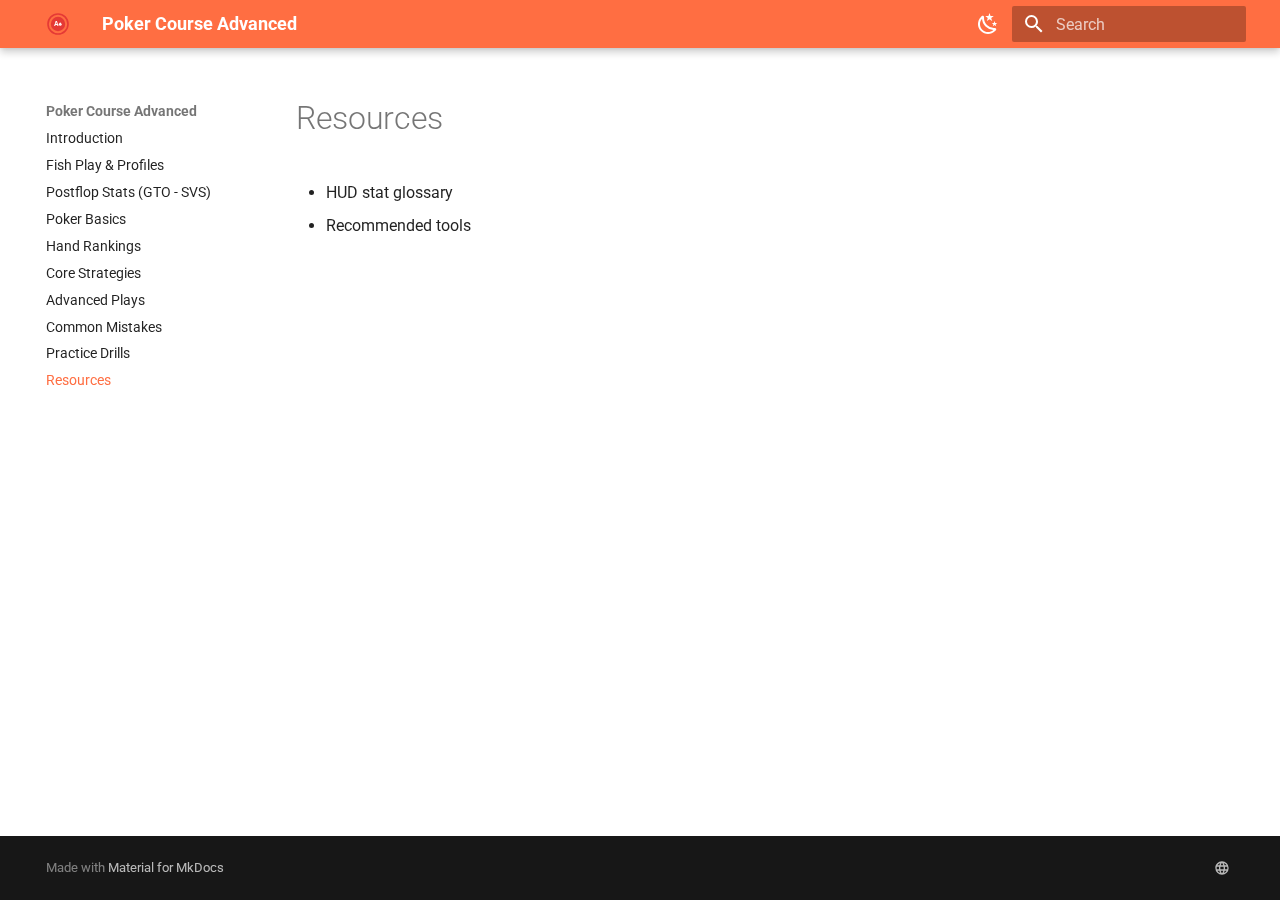
<file: site/resources/index.html>
<!doctype html>
<html lang="en" class="no-js">
  <head>
    
      <meta charset="utf-8">
      <meta name="viewport" content="width=device-width,initial-scale=1">
      
      
      
        <link rel="canonical" href="https://grndr.se/docs/resources/">
      
      
        <link rel="prev" href="../07-practice-drills/">
      
      
      
      <link rel="icon" href="../images/favicon.ico">
      <meta name="generator" content="mkdocs-1.6.0, mkdocs-material-9.5.26">
    
    
      
        <title>Resources - Poker Course Advanced</title>
      
    
    
      <link rel="stylesheet" href="../assets/stylesheets/main.6543a935.min.css">
      
        
        <link rel="stylesheet" href="../assets/stylesheets/palette.06af60db.min.css">
      
      


    
    
      
    
    
      
        
        
        <link rel="preconnect" href="https://fonts.gstatic.com" crossorigin>
        <link rel="stylesheet" href="https://fonts.googleapis.com/css?family=Roboto:300,300i,400,400i,700,700i%7CRoboto+Mono:400,400i,700,700i&display=fallback">
        <style>:root{--md-text-font:"Roboto";--md-code-font:"Roboto Mono"}</style>
      
    
    
      <link rel="stylesheet" href="../css/player-types.css">
    
    <script>__md_scope=new URL("..",location),__md_hash=e=>[...e].reduce((e,_)=>(e<<5)-e+_.charCodeAt(0),0),__md_get=(e,_=localStorage,t=__md_scope)=>JSON.parse(_.getItem(t.pathname+"."+e)),__md_set=(e,_,t=localStorage,a=__md_scope)=>{try{t.setItem(a.pathname+"."+e,JSON.stringify(_))}catch(e){}}</script>
    
      

    
    
    
  </head>
  
  
    
    
      
    
    
    
    
    <body dir="ltr" data-md-color-scheme="default" data-md-color-primary="deep-orange" data-md-color-accent="amber">
  
    
    <input class="md-toggle" data-md-toggle="drawer" type="checkbox" id="__drawer" autocomplete="off">
    <input class="md-toggle" data-md-toggle="search" type="checkbox" id="__search" autocomplete="off">
    <label class="md-overlay" for="__drawer"></label>
    <div data-md-component="skip">
      
        
        <a href="#resources" class="md-skip">
          Skip to content
        </a>
      
    </div>
    <div data-md-component="announce">
      
    </div>
    
    
      

  

<header class="md-header md-header--shadow" data-md-component="header">
  <nav class="md-header__inner md-grid" aria-label="Header">
    <a href=".." title="Poker Course Advanced" class="md-header__button md-logo" aria-label="Poker Course Advanced" data-md-component="logo">
      
  <img src="../images/logo.svg" alt="logo">

    </a>
    <label class="md-header__button md-icon" for="__drawer">
      
      <svg xmlns="http://www.w3.org/2000/svg" viewBox="0 0 24 24"><path d="M3 6h18v2H3V6m0 5h18v2H3v-2m0 5h18v2H3v-2Z"/></svg>
    </label>
    <div class="md-header__title" data-md-component="header-title">
      <div class="md-header__ellipsis">
        <div class="md-header__topic">
          <span class="md-ellipsis">
            Poker Course Advanced
          </span>
        </div>
        <div class="md-header__topic" data-md-component="header-topic">
          <span class="md-ellipsis">
            
              Resources
            
          </span>
        </div>
      </div>
    </div>
    
      
        <form class="md-header__option" data-md-component="palette">
  
    
    
    
    <input class="md-option" data-md-color-media="" data-md-color-scheme="default" data-md-color-primary="deep-orange" data-md-color-accent="amber"  aria-label="Switch to dark mode"  type="radio" name="__palette" id="__palette_0">
    
      <label class="md-header__button md-icon" title="Switch to dark mode" for="__palette_1" hidden>
        <svg xmlns="http://www.w3.org/2000/svg" viewBox="0 0 24 24"><path d="m17.75 4.09-2.53 1.94.91 3.06-2.63-1.81-2.63 1.81.91-3.06-2.53-1.94L12.44 4l1.06-3 1.06 3 3.19.09m3.5 6.91-1.64 1.25.59 1.98-1.7-1.17-1.7 1.17.59-1.98L15.75 11l2.06-.05L18.5 9l.69 1.95 2.06.05m-2.28 4.95c.83-.08 1.72 1.1 1.19 1.85-.32.45-.66.87-1.08 1.27C15.17 23 8.84 23 4.94 19.07c-3.91-3.9-3.91-10.24 0-14.14.4-.4.82-.76 1.27-1.08.75-.53 1.93.36 1.85 1.19-.27 2.86.69 5.83 2.89 8.02a9.96 9.96 0 0 0 8.02 2.89m-1.64 2.02a12.08 12.08 0 0 1-7.8-3.47c-2.17-2.19-3.33-5-3.49-7.82-2.81 3.14-2.7 7.96.31 10.98 3.02 3.01 7.84 3.12 10.98.31Z"/></svg>
      </label>
    
  
    
    
    
    <input class="md-option" data-md-color-media="" data-md-color-scheme="slate" data-md-color-primary="deep-orange" data-md-color-accent="amber"  aria-label="Switch to light mode"  type="radio" name="__palette" id="__palette_1">
    
      <label class="md-header__button md-icon" title="Switch to light mode" for="__palette_0" hidden>
        <svg xmlns="http://www.w3.org/2000/svg" viewBox="0 0 24 24"><path d="M12 7a5 5 0 0 1 5 5 5 5 0 0 1-5 5 5 5 0 0 1-5-5 5 5 0 0 1 5-5m0 2a3 3 0 0 0-3 3 3 3 0 0 0 3 3 3 3 0 0 0 3-3 3 3 0 0 0-3-3m0-7 2.39 3.42C13.65 5.15 12.84 5 12 5c-.84 0-1.65.15-2.39.42L12 2M3.34 7l4.16-.35A7.2 7.2 0 0 0 5.94 8.5c-.44.74-.69 1.5-.83 2.29L3.34 7m.02 10 1.76-3.77a7.131 7.131 0 0 0 2.38 4.14L3.36 17M20.65 7l-1.77 3.79a7.023 7.023 0 0 0-2.38-4.15l4.15.36m-.01 10-4.14.36c.59-.51 1.12-1.14 1.54-1.86.42-.73.69-1.5.83-2.29L20.64 17M12 22l-2.41-3.44c.74.27 1.55.44 2.41.44.82 0 1.63-.17 2.37-.44L12 22Z"/></svg>
      </label>
    
  
</form>
      
    
    
      <script>var media,input,key,value,palette=__md_get("__palette");if(palette&&palette.color){"(prefers-color-scheme)"===palette.color.media&&(media=matchMedia("(prefers-color-scheme: light)"),input=document.querySelector(media.matches?"[data-md-color-media='(prefers-color-scheme: light)']":"[data-md-color-media='(prefers-color-scheme: dark)']"),palette.color.media=input.getAttribute("data-md-color-media"),palette.color.scheme=input.getAttribute("data-md-color-scheme"),palette.color.primary=input.getAttribute("data-md-color-primary"),palette.color.accent=input.getAttribute("data-md-color-accent"));for([key,value]of Object.entries(palette.color))document.body.setAttribute("data-md-color-"+key,value)}</script>
    
    
    
      <label class="md-header__button md-icon" for="__search">
        
        <svg xmlns="http://www.w3.org/2000/svg" viewBox="0 0 24 24"><path d="M9.5 3A6.5 6.5 0 0 1 16 9.5c0 1.61-.59 3.09-1.56 4.23l.27.27h.79l5 5-1.5 1.5-5-5v-.79l-.27-.27A6.516 6.516 0 0 1 9.5 16 6.5 6.5 0 0 1 3 9.5 6.5 6.5 0 0 1 9.5 3m0 2C7 5 5 7 5 9.5S7 14 9.5 14 14 12 14 9.5 12 5 9.5 5Z"/></svg>
      </label>
      <div class="md-search" data-md-component="search" role="dialog">
  <label class="md-search__overlay" for="__search"></label>
  <div class="md-search__inner" role="search">
    <form class="md-search__form" name="search">
      <input type="text" class="md-search__input" name="query" aria-label="Search" placeholder="Search" autocapitalize="off" autocorrect="off" autocomplete="off" spellcheck="false" data-md-component="search-query" required>
      <label class="md-search__icon md-icon" for="__search">
        
        <svg xmlns="http://www.w3.org/2000/svg" viewBox="0 0 24 24"><path d="M9.5 3A6.5 6.5 0 0 1 16 9.5c0 1.61-.59 3.09-1.56 4.23l.27.27h.79l5 5-1.5 1.5-5-5v-.79l-.27-.27A6.516 6.516 0 0 1 9.5 16 6.5 6.5 0 0 1 3 9.5 6.5 6.5 0 0 1 9.5 3m0 2C7 5 5 7 5 9.5S7 14 9.5 14 14 12 14 9.5 12 5 9.5 5Z"/></svg>
        
        <svg xmlns="http://www.w3.org/2000/svg" viewBox="0 0 24 24"><path d="M20 11v2H8l5.5 5.5-1.42 1.42L4.16 12l7.92-7.92L13.5 5.5 8 11h12Z"/></svg>
      </label>
      <nav class="md-search__options" aria-label="Search">
        
        <button type="reset" class="md-search__icon md-icon" title="Clear" aria-label="Clear" tabindex="-1">
          
          <svg xmlns="http://www.w3.org/2000/svg" viewBox="0 0 24 24"><path d="M19 6.41 17.59 5 12 10.59 6.41 5 5 6.41 10.59 12 5 17.59 6.41 19 12 13.41 17.59 19 19 17.59 13.41 12 19 6.41Z"/></svg>
        </button>
      </nav>
      
        <div class="md-search__suggest" data-md-component="search-suggest"></div>
      
    </form>
    <div class="md-search__output">
      <div class="md-search__scrollwrap" tabindex="0" data-md-scrollfix>
        <div class="md-search-result" data-md-component="search-result">
          <div class="md-search-result__meta">
            Initializing search
          </div>
          <ol class="md-search-result__list" role="presentation"></ol>
        </div>
      </div>
    </div>
  </div>
</div>
    
    
  </nav>
  
</header>
    
    <div class="md-container" data-md-component="container">
      
      
        
          
        
      
      <main class="md-main" data-md-component="main">
        <div class="md-main__inner md-grid">
          
            
              
              <div class="md-sidebar md-sidebar--primary" data-md-component="sidebar" data-md-type="navigation" >
                <div class="md-sidebar__scrollwrap">
                  <div class="md-sidebar__inner">
                    



<nav class="md-nav md-nav--primary" aria-label="Navigation" data-md-level="0">
  <label class="md-nav__title" for="__drawer">
    <a href=".." title="Poker Course Advanced" class="md-nav__button md-logo" aria-label="Poker Course Advanced" data-md-component="logo">
      
  <img src="../images/logo.svg" alt="logo">

    </a>
    Poker Course Advanced
  </label>
  
  <ul class="md-nav__list" data-md-scrollfix>
    
      
      
  
  
  
  
    <li class="md-nav__item">
      <a href="../01-introduction/" class="md-nav__link">
        
  
  <span class="md-ellipsis">
    Introduction
  </span>
  

      </a>
    </li>
  

    
      
      
  
  
  
  
    <li class="md-nav__item">
      <a href="../08-fish-play/" class="md-nav__link">
        
  
  <span class="md-ellipsis">
    Fish Play & Profiles
  </span>
  

      </a>
    </li>
  

    
      
      
  
  
  
  
    <li class="md-nav__item">
      <a href="../09-preflop-stats/" class="md-nav__link">
        
  
  <span class="md-ellipsis">
    Postflop Stats (GTO - SVS)
  </span>
  

      </a>
    </li>
  

    
      
      
  
  
  
  
    <li class="md-nav__item">
      <a href="../02-poker-basics/" class="md-nav__link">
        
  
  <span class="md-ellipsis">
    Poker Basics
  </span>
  

      </a>
    </li>
  

    
      
      
  
  
  
  
    <li class="md-nav__item">
      <a href="../03-hand-rankings/" class="md-nav__link">
        
  
  <span class="md-ellipsis">
    Hand Rankings
  </span>
  

      </a>
    </li>
  

    
      
      
  
  
  
  
    <li class="md-nav__item">
      <a href="../04-core-strategies/" class="md-nav__link">
        
  
  <span class="md-ellipsis">
    Core Strategies
  </span>
  

      </a>
    </li>
  

    
      
      
  
  
  
  
    <li class="md-nav__item">
      <a href="../05-advanced-plays/" class="md-nav__link">
        
  
  <span class="md-ellipsis">
    Advanced Plays
  </span>
  

      </a>
    </li>
  

    
      
      
  
  
  
  
    <li class="md-nav__item">
      <a href="../06-common-mistakes/" class="md-nav__link">
        
  
  <span class="md-ellipsis">
    Common Mistakes
  </span>
  

      </a>
    </li>
  

    
      
      
  
  
  
  
    <li class="md-nav__item">
      <a href="../07-practice-drills/" class="md-nav__link">
        
  
  <span class="md-ellipsis">
    Practice Drills
  </span>
  

      </a>
    </li>
  

    
      
      
  
  
    
  
  
  
    <li class="md-nav__item md-nav__item--active">
      
      <input class="md-nav__toggle md-toggle" type="checkbox" id="__toc">
      
      
        
      
      
      <a href="./" class="md-nav__link md-nav__link--active">
        
  
  <span class="md-ellipsis">
    Resources
  </span>
  

      </a>
      
    </li>
  

    
  </ul>
</nav>
                  </div>
                </div>
              </div>
            
            
              
              <div class="md-sidebar md-sidebar--secondary" data-md-component="sidebar" data-md-type="toc" >
                <div class="md-sidebar__scrollwrap">
                  <div class="md-sidebar__inner">
                    

<nav class="md-nav md-nav--secondary" aria-label="Table of contents">
  
  
  
    
  
  
</nav>
                  </div>
                </div>
              </div>
            
          
          
            <div class="md-content" data-md-component="content">
              <article class="md-content__inner md-typeset">
                
                  


<h1 id="resources">Resources<a class="headerlink" href="#resources" title="Permanent link">&para;</a></h1>
<ul>
<li>HUD stat glossary</li>
<li>Recommended tools</li>
</ul>












                
              </article>
            </div>
          
          
<script>var target=document.getElementById(location.hash.slice(1));target&&target.name&&(target.checked=target.name.startsWith("__tabbed_"))</script>
        </div>
        
          <button type="button" class="md-top md-icon" data-md-component="top" hidden>
  
  <svg xmlns="http://www.w3.org/2000/svg" viewBox="0 0 24 24"><path d="M13 20h-2V8l-5.5 5.5-1.42-1.42L12 4.16l7.92 7.92-1.42 1.42L13 8v12Z"/></svg>
  Back to top
</button>
        
      </main>
      
        <footer class="md-footer">
  
  <div class="md-footer-meta md-typeset">
    <div class="md-footer-meta__inner md-grid">
      <div class="md-copyright">
  
  
    Made with
    <a href="https://squidfunk.github.io/mkdocs-material/" target="_blank" rel="noopener">
      Material for MkDocs
    </a>
  
</div>
      
        <div class="md-social">
  
    
    
    
    
      
      
    
    <a href="https://grndr.se" target="_blank" rel="noopener" title="grndr.se" class="md-social__link">
      <svg xmlns="http://www.w3.org/2000/svg" viewBox="0 0 24 24"><path d="M16.36 14c.08-.66.14-1.32.14-2 0-.68-.06-1.34-.14-2h3.38c.16.64.26 1.31.26 2s-.1 1.36-.26 2m-5.15 5.56c.6-1.11 1.06-2.31 1.38-3.56h2.95a8.03 8.03 0 0 1-4.33 3.56M14.34 14H9.66c-.1-.66-.16-1.32-.16-2 0-.68.06-1.35.16-2h4.68c.09.65.16 1.32.16 2 0 .68-.07 1.34-.16 2M12 19.96c-.83-1.2-1.5-2.53-1.91-3.96h3.82c-.41 1.43-1.08 2.76-1.91 3.96M8 8H5.08A7.923 7.923 0 0 1 9.4 4.44C8.8 5.55 8.35 6.75 8 8m-2.92 8H8c.35 1.25.8 2.45 1.4 3.56A8.008 8.008 0 0 1 5.08 16m-.82-2C4.1 13.36 4 12.69 4 12s.1-1.36.26-2h3.38c-.08.66-.14 1.32-.14 2 0 .68.06 1.34.14 2M12 4.03c.83 1.2 1.5 2.54 1.91 3.97h-3.82c.41-1.43 1.08-2.77 1.91-3.97M18.92 8h-2.95a15.65 15.65 0 0 0-1.38-3.56c1.84.63 3.37 1.9 4.33 3.56M12 2C6.47 2 2 6.5 2 12a10 10 0 0 0 10 10 10 10 0 0 0 10-10A10 10 0 0 0 12 2Z"/></svg>
    </a>
  
</div>
      
    </div>
  </div>
</footer>
      
    </div>
    <div class="md-dialog" data-md-component="dialog">
      <div class="md-dialog__inner md-typeset"></div>
    </div>
    
    
    <script id="__config" type="application/json">{"base": "..", "features": ["navigation.instant", "content.code.copy", "navigation.top", "search.suggest", "search.highlight"], "search": "../assets/javascripts/workers/search.b8dbb3d2.min.js", "translations": {"clipboard.copied": "Copied to clipboard", "clipboard.copy": "Copy to clipboard", "search.result.more.one": "1 more on this page", "search.result.more.other": "# more on this page", "search.result.none": "No matching documents", "search.result.one": "1 matching document", "search.result.other": "# matching documents", "search.result.placeholder": "Type to start searching", "search.result.term.missing": "Missing", "select.version": "Select version"}}</script>
    
    
      <script src="../assets/javascripts/bundle.ad660dcc.min.js"></script>
      
    
  </body>
</html>
</file>
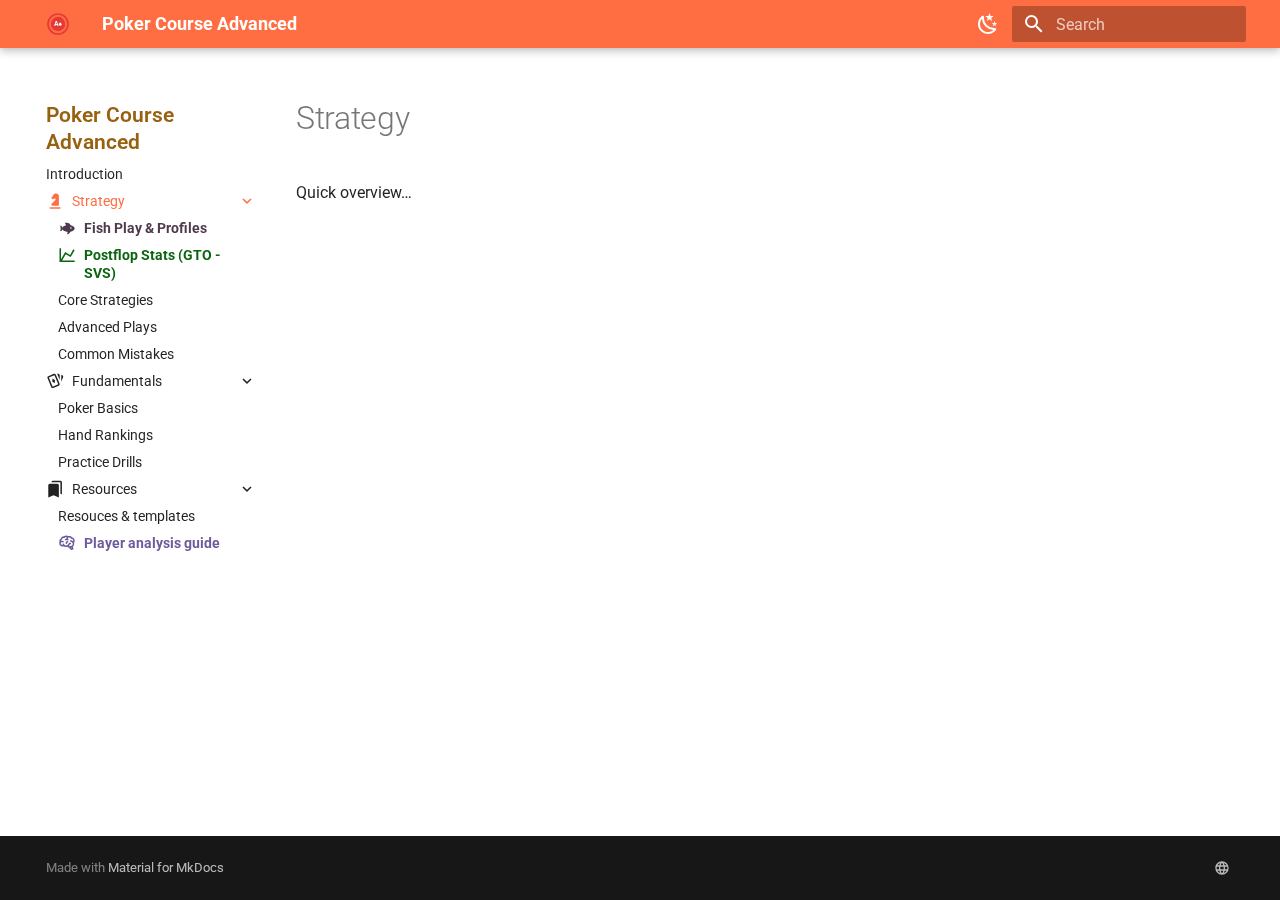
<file: site/strategy/index.html>
<!doctype html>
<html lang="en" class="no-js">
  <head>
    
      <meta charset="utf-8">
      <meta name="viewport" content="width=device-width,initial-scale=1">
      
      
      
        <link rel="canonical" href="https://grndr.se/docs/strategy/">
      
      
        <link rel="prev" href="../01-introduction/">
      
      
        <link rel="next" href="../08-fish-play/">
      
      
      <link rel="icon" href="../images/favicon.ico">
      <meta name="generator" content="mkdocs-1.6.0, mkdocs-material-9.6.16">
    
    
      
        <title>Strategy - Poker Course Advanced</title>
      
    
    
      <link rel="stylesheet" href="../assets/stylesheets/main.7e37652d.min.css">
      
        
        <link rel="stylesheet" href="../assets/stylesheets/palette.06af60db.min.css">
      
      


    
    
      
    
    
      
        
        
        <link rel="preconnect" href="https://fonts.gstatic.com" crossorigin>
        <link rel="stylesheet" href="https://fonts.googleapis.com/css?family=Roboto:300,300i,400,400i,700,700i%7CRoboto+Mono:400,400i,700,700i&display=fallback">
        <style>:root{--md-text-font:"Roboto";--md-code-font:"Roboto Mono"}</style>
      
    
    
      <link rel="stylesheet" href="../css/player-types.css">
    
      <link rel="stylesheet" href="../css/nav-style.css">
    
    <script>__md_scope=new URL("..",location),__md_hash=e=>[...e].reduce(((e,_)=>(e<<5)-e+_.charCodeAt(0)),0),__md_get=(e,_=localStorage,t=__md_scope)=>JSON.parse(_.getItem(t.pathname+"."+e)),__md_set=(e,_,t=localStorage,a=__md_scope)=>{try{t.setItem(a.pathname+"."+e,JSON.stringify(_))}catch(e){}}</script>
    
      

    
    
    
  </head>
  
  
    
    
      
    
    
    
    
    <body dir="ltr" data-md-color-scheme="default" data-md-color-primary="deep-orange" data-md-color-accent="amber">
  
    
    <input class="md-toggle" data-md-toggle="drawer" type="checkbox" id="__drawer" autocomplete="off">
    <input class="md-toggle" data-md-toggle="search" type="checkbox" id="__search" autocomplete="off">
    <label class="md-overlay" for="__drawer"></label>
    <div data-md-component="skip">
      
        
        <a href="#strategy" class="md-skip">
          Skip to content
        </a>
      
    </div>
    <div data-md-component="announce">
      
    </div>
    
    
      

  

<header class="md-header md-header--shadow" data-md-component="header">
  <nav class="md-header__inner md-grid" aria-label="Header">
    <a href=".." title="Poker Course Advanced" class="md-header__button md-logo" aria-label="Poker Course Advanced" data-md-component="logo">
      
  <img src="../images/logo.svg" alt="logo">

    </a>
    <label class="md-header__button md-icon" for="__drawer">
      
      <svg xmlns="http://www.w3.org/2000/svg" viewBox="0 0 24 24"><path d="M3 6h18v2H3zm0 5h18v2H3zm0 5h18v2H3z"/></svg>
    </label>
    <div class="md-header__title" data-md-component="header-title">
      <div class="md-header__ellipsis">
        <div class="md-header__topic">
          <span class="md-ellipsis">
            Poker Course Advanced
          </span>
        </div>
        <div class="md-header__topic" data-md-component="header-topic">
          <span class="md-ellipsis">
            
              Strategy
            
          </span>
        </div>
      </div>
    </div>
    
      
        <form class="md-header__option" data-md-component="palette">
  
    
    
    
    <input class="md-option" data-md-color-media="" data-md-color-scheme="default" data-md-color-primary="deep-orange" data-md-color-accent="amber"  aria-label="Switch to dark mode"  type="radio" name="__palette" id="__palette_0">
    
      <label class="md-header__button md-icon" title="Switch to dark mode" for="__palette_1" hidden>
        <svg xmlns="http://www.w3.org/2000/svg" viewBox="0 0 24 24"><path d="m17.75 4.09-2.53 1.94.91 3.06-2.63-1.81-2.63 1.81.91-3.06-2.53-1.94L12.44 4l1.06-3 1.06 3zm3.5 6.91-1.64 1.25.59 1.98-1.7-1.17-1.7 1.17.59-1.98L15.75 11l2.06-.05L18.5 9l.69 1.95zm-2.28 4.95c.83-.08 1.72 1.1 1.19 1.85-.32.45-.66.87-1.08 1.27C15.17 23 8.84 23 4.94 19.07c-3.91-3.9-3.91-10.24 0-14.14.4-.4.82-.76 1.27-1.08.75-.53 1.93.36 1.85 1.19-.27 2.86.69 5.83 2.89 8.02a9.96 9.96 0 0 0 8.02 2.89m-1.64 2.02a12.08 12.08 0 0 1-7.8-3.47c-2.17-2.19-3.33-5-3.49-7.82-2.81 3.14-2.7 7.96.31 10.98 3.02 3.01 7.84 3.12 10.98.31"/></svg>
      </label>
    
  
    
    
    
    <input class="md-option" data-md-color-media="" data-md-color-scheme="slate" data-md-color-primary="deep-orange" data-md-color-accent="amber"  aria-label="Switch to light mode"  type="radio" name="__palette" id="__palette_1">
    
      <label class="md-header__button md-icon" title="Switch to light mode" for="__palette_0" hidden>
        <svg xmlns="http://www.w3.org/2000/svg" viewBox="0 0 24 24"><path d="M12 7a5 5 0 0 1 5 5 5 5 0 0 1-5 5 5 5 0 0 1-5-5 5 5 0 0 1 5-5m0 2a3 3 0 0 0-3 3 3 3 0 0 0 3 3 3 3 0 0 0 3-3 3 3 0 0 0-3-3m0-7 2.39 3.42C13.65 5.15 12.84 5 12 5s-1.65.15-2.39.42zM3.34 7l4.16-.35A7.2 7.2 0 0 0 5.94 8.5c-.44.74-.69 1.5-.83 2.29zm.02 10 1.76-3.77a7.131 7.131 0 0 0 2.38 4.14zM20.65 7l-1.77 3.79a7.02 7.02 0 0 0-2.38-4.15zm-.01 10-4.14.36c.59-.51 1.12-1.14 1.54-1.86.42-.73.69-1.5.83-2.29zM12 22l-2.41-3.44c.74.27 1.55.44 2.41.44.82 0 1.63-.17 2.37-.44z"/></svg>
      </label>
    
  
</form>
      
    
    
      <script>var palette=__md_get("__palette");if(palette&&palette.color){if("(prefers-color-scheme)"===palette.color.media){var media=matchMedia("(prefers-color-scheme: light)"),input=document.querySelector(media.matches?"[data-md-color-media='(prefers-color-scheme: light)']":"[data-md-color-media='(prefers-color-scheme: dark)']");palette.color.media=input.getAttribute("data-md-color-media"),palette.color.scheme=input.getAttribute("data-md-color-scheme"),palette.color.primary=input.getAttribute("data-md-color-primary"),palette.color.accent=input.getAttribute("data-md-color-accent")}for(var[key,value]of Object.entries(palette.color))document.body.setAttribute("data-md-color-"+key,value)}</script>
    
    
    
      
      
        <label class="md-header__button md-icon" for="__search">
          
          <svg xmlns="http://www.w3.org/2000/svg" viewBox="0 0 24 24"><path d="M9.5 3A6.5 6.5 0 0 1 16 9.5c0 1.61-.59 3.09-1.56 4.23l.27.27h.79l5 5-1.5 1.5-5-5v-.79l-.27-.27A6.52 6.52 0 0 1 9.5 16 6.5 6.5 0 0 1 3 9.5 6.5 6.5 0 0 1 9.5 3m0 2C7 5 5 7 5 9.5S7 14 9.5 14 14 12 14 9.5 12 5 9.5 5"/></svg>
        </label>
        <div class="md-search" data-md-component="search" role="dialog">
  <label class="md-search__overlay" for="__search"></label>
  <div class="md-search__inner" role="search">
    <form class="md-search__form" name="search">
      <input type="text" class="md-search__input" name="query" aria-label="Search" placeholder="Search" autocapitalize="off" autocorrect="off" autocomplete="off" spellcheck="false" data-md-component="search-query" required>
      <label class="md-search__icon md-icon" for="__search">
        
        <svg xmlns="http://www.w3.org/2000/svg" viewBox="0 0 24 24"><path d="M9.5 3A6.5 6.5 0 0 1 16 9.5c0 1.61-.59 3.09-1.56 4.23l.27.27h.79l5 5-1.5 1.5-5-5v-.79l-.27-.27A6.52 6.52 0 0 1 9.5 16 6.5 6.5 0 0 1 3 9.5 6.5 6.5 0 0 1 9.5 3m0 2C7 5 5 7 5 9.5S7 14 9.5 14 14 12 14 9.5 12 5 9.5 5"/></svg>
        
        <svg xmlns="http://www.w3.org/2000/svg" viewBox="0 0 24 24"><path d="M20 11v2H8l5.5 5.5-1.42 1.42L4.16 12l7.92-7.92L13.5 5.5 8 11z"/></svg>
      </label>
      <nav class="md-search__options" aria-label="Search">
        
        <button type="reset" class="md-search__icon md-icon" title="Clear" aria-label="Clear" tabindex="-1">
          
          <svg xmlns="http://www.w3.org/2000/svg" viewBox="0 0 24 24"><path d="M19 6.41 17.59 5 12 10.59 6.41 5 5 6.41 10.59 12 5 17.59 6.41 19 12 13.41 17.59 19 19 17.59 13.41 12z"/></svg>
        </button>
      </nav>
      
        <div class="md-search__suggest" data-md-component="search-suggest"></div>
      
    </form>
    <div class="md-search__output">
      <div class="md-search__scrollwrap" tabindex="0" data-md-scrollfix>
        <div class="md-search-result" data-md-component="search-result">
          <div class="md-search-result__meta">
            Initializing search
          </div>
          <ol class="md-search-result__list" role="presentation"></ol>
        </div>
      </div>
    </div>
  </div>
</div>
      
    
    
  </nav>
  
</header>
    
    <div class="md-container" data-md-component="container">
      
      
        
          
        
      
      <main class="md-main" data-md-component="main">
        <div class="md-main__inner md-grid">
          
            
              
              <div class="md-sidebar md-sidebar--primary" data-md-component="sidebar" data-md-type="navigation" >
                <div class="md-sidebar__scrollwrap">
                  <div class="md-sidebar__inner">
                    



<nav class="md-nav md-nav--primary" aria-label="Navigation" data-md-level="0">
  <label class="md-nav__title" for="__drawer">
    <a href=".." title="Poker Course Advanced" class="md-nav__button md-logo" aria-label="Poker Course Advanced" data-md-component="logo">
      
  <img src="../images/logo.svg" alt="logo">

    </a>
    Poker Course Advanced
  </label>
  
  <ul class="md-nav__list" data-md-scrollfix>
    
      
      
  
  
  
  
    <li class="md-nav__item">
      <a href="../01-introduction/" class="md-nav__link">
        
  
  
  <span class="md-ellipsis">
    Introduction
    
  </span>
  

      </a>
    </li>
  

    
      
      
  
  
    
  
  
  
    
    
      
        
          
        
      
        
      
        
      
        
      
        
      
        
      
    
    
    
    
    <li class="md-nav__item md-nav__item--active md-nav__item--nested">
      
        
        
        <input class="md-nav__toggle md-toggle " type="checkbox" id="__nav_2" checked>
        
          
          <div class="md-nav__link md-nav__container">
            <a href="./" class="md-nav__link md-nav__link--active">
              
  
  
    <svg xmlns="http://www.w3.org/2000/svg" viewBox="0 0 24 24"><path d="M19 22H5v-2h14zM13 2c-1.25 0-2.42.62-3.11 1.66L7 8l2 2 2.06-1.37c.44-.31 1.08-.19 1.39.27.02.03.05.06.05.1.3.59.19 1.3-.28 1.77l-4.8 4.8c-.55.56-.55 1.46.01 2.01.26.26.62.42.99.42H17V6a4 4 0 0 0-4-4"/></svg>
  
  <span class="md-ellipsis">
    Strategy
    
  </span>
  

            </a>
            
              
              <label class="md-nav__link md-nav__link--active" for="__nav_2" id="__nav_2_label" tabindex="0">
                <span class="md-nav__icon md-icon"></span>
              </label>
            
          </div>
        
        <nav class="md-nav" data-md-level="1" aria-labelledby="__nav_2_label" aria-expanded="true">
          <label class="md-nav__title" for="__nav_2">
            <span class="md-nav__icon md-icon"></span>
            Strategy
          </label>
          <ul class="md-nav__list" data-md-scrollfix>
            
              
            
              
                
  
  
  
  
    <li class="md-nav__item">
      <a href="../08-fish-play/" class="md-nav__link">
        
  
  
    <svg xmlns="http://www.w3.org/2000/svg" viewBox="0 0 24 24"><path d="m12 20 .76-3c-3.26-.21-6.17-1.6-7.01-3.42-.09.48-.22.92-.42 1.25C4.67 16 3.33 16 2 16c1.1 0 1.5-1.57 1.5-3.5S3.1 9 2 9c1.33 0 2.67 0 3.33 1.17.2.33.33.77.42 1.25.65-1.42 2.57-2.57 4.91-3.1L9 5c2 0 4 0 5.33.67 1.13.56 1.78 1.6 2.36 2.71 2.92.7 5.31 2.28 5.31 4.12 0 1.88-2.5 3.5-5.5 4.16-.83 1.1-1.64 2.12-2.33 2.67-.84.67-1.5.67-2.17.67m5-9a1 1 0 0 0-1 1 1 1 0 0 0 1 1 1 1 0 0 0 1-1 1 1 0 0 0-1-1"/></svg>
  
  <span class="md-ellipsis">
    Fish Play & Profiles
    
  </span>
  

      </a>
    </li>
  

              
            
              
                
  
  
  
  
    <li class="md-nav__item">
      <a href="../09-preflop-stats/" class="md-nav__link">
        
  
  
    <svg xmlns="http://www.w3.org/2000/svg" viewBox="0 0 24 24"><path d="m16 11.78 4.24-7.33 1.73 1-5.23 9.05-6.51-3.75L5.46 19H22v2H2V3h2v14.54L9.5 8z"/></svg>
  
  <span class="md-ellipsis">
    Postflop Stats (GTO - SVS)
    
  </span>
  

      </a>
    </li>
  

              
            
              
                
  
  
  
  
    <li class="md-nav__item">
      <a href="../04-core-strategies/" class="md-nav__link">
        
  
  
  <span class="md-ellipsis">
    Core Strategies
    
  </span>
  

      </a>
    </li>
  

              
            
              
                
  
  
  
  
    <li class="md-nav__item">
      <a href="../05-advanced-plays/" class="md-nav__link">
        
  
  
  <span class="md-ellipsis">
    Advanced Plays
    
  </span>
  

      </a>
    </li>
  

              
            
              
                
  
  
  
  
    <li class="md-nav__item">
      <a href="../06-common-mistakes/" class="md-nav__link">
        
  
  
  <span class="md-ellipsis">
    Common Mistakes
    
  </span>
  

      </a>
    </li>
  

              
            
          </ul>
        </nav>
      
    </li>
  

    
      
      
  
  
  
  
    
    
      
        
          
        
      
        
      
        
      
        
      
    
    
    
    
    <li class="md-nav__item md-nav__item--nested">
      
        
        
          
        
        <input class="md-nav__toggle md-toggle md-toggle--indeterminate" type="checkbox" id="__nav_3" >
        
          
          <div class="md-nav__link md-nav__container">
            <a href="../fundamentals/" class="md-nav__link ">
              
  
  
    <svg xmlns="http://www.w3.org/2000/svg" viewBox="0 0 24 24"><path d="M11.19 2.25c.78.01 1.52.48 1.81 1.25l5 11.95c.09.26.14.55.13.8a2.02 2.02 0 0 1-1.23 1.8L9.53 21.1c-.26.12-.53.15-.79.15A2 2 0 0 1 6.93 20L1.97 8.05c-.42-1.01.07-2.18 1.09-2.6l7.36-3.05c.25-.09.51-.15.77-.15m3.48 0h1.45a2 2 0 0 1 2 2v6.35zm5.46 1.54 1.34.57a1.99 1.99 0 0 1 1.09 2.6l-2.43 5.86zm-8.94.43L3.8 7.29 8.77 19.3l7.4-3.06zM8.65 8.54l3.23 2.41-.44 4.01-3.23-2.42z"/></svg>
  
  <span class="md-ellipsis">
    Fundamentals
    
  </span>
  

            </a>
            
              
              <label class="md-nav__link " for="__nav_3" id="__nav_3_label" tabindex="0">
                <span class="md-nav__icon md-icon"></span>
              </label>
            
          </div>
        
        <nav class="md-nav" data-md-level="1" aria-labelledby="__nav_3_label" aria-expanded="false">
          <label class="md-nav__title" for="__nav_3">
            <span class="md-nav__icon md-icon"></span>
            Fundamentals
          </label>
          <ul class="md-nav__list" data-md-scrollfix>
            
              
            
              
                
  
  
  
  
    <li class="md-nav__item">
      <a href="../02-poker-basics/" class="md-nav__link">
        
  
  
  <span class="md-ellipsis">
    Poker Basics
    
  </span>
  

      </a>
    </li>
  

              
            
              
                
  
  
  
  
    <li class="md-nav__item">
      <a href="../03-hand-rankings/" class="md-nav__link">
        
  
  
  <span class="md-ellipsis">
    Hand Rankings
    
  </span>
  

      </a>
    </li>
  

              
            
              
                
  
  
  
  
    <li class="md-nav__item">
      <a href="../07-practice-drills/" class="md-nav__link">
        
  
  
  <span class="md-ellipsis">
    Practice Drills
    
  </span>
  

      </a>
    </li>
  

              
            
          </ul>
        </nav>
      
    </li>
  

    
      
      
  
  
  
  
    
    
      
        
          
        
      
        
      
        
      
    
    
    
    
    <li class="md-nav__item md-nav__item--nested">
      
        
        
          
        
        <input class="md-nav__toggle md-toggle md-toggle--indeterminate" type="checkbox" id="__nav_4" >
        
          
          <div class="md-nav__link md-nav__container">
            <a href="../resources/" class="md-nav__link ">
              
  
  
    <svg xmlns="http://www.w3.org/2000/svg" viewBox="0 0 24 24"><path d="M15 5a2 2 0 0 1 2 2v16l-7-3-7 3V7a2 2 0 0 1 2-2zM9 1h10a2 2 0 0 1 2 2v16l-2-.87V3H7a2 2 0 0 1 2-2"/></svg>
  
  <span class="md-ellipsis">
    Resources
    
  </span>
  

            </a>
            
              
              <label class="md-nav__link " for="__nav_4" id="__nav_4_label" tabindex="0">
                <span class="md-nav__icon md-icon"></span>
              </label>
            
          </div>
        
        <nav class="md-nav" data-md-level="1" aria-labelledby="__nav_4_label" aria-expanded="false">
          <label class="md-nav__title" for="__nav_4">
            <span class="md-nav__icon md-icon"></span>
            Resources
          </label>
          <ul class="md-nav__list" data-md-scrollfix>
            
              
            
              
                
  
  
  
  
    <li class="md-nav__item">
      <a href="../resources/" class="md-nav__link">
        
  
  
  <span class="md-ellipsis">
    Resouces & templates
    
  </span>
  

      </a>
    </li>
  

              
            
              
                
  
  
  
  
    <li class="md-nav__item">
      <a href="../10-player-analysis/" class="md-nav__link">
        
  
  
    <svg xmlns="http://www.w3.org/2000/svg" viewBox="0 0 24 24"><path d="M21.33 12.91c.09 1.55-.62 3.04-1.89 3.95l.77 1.49c.23.45.26.98.06 1.45-.19.47-.58.84-1.06 1l-.79.25a1.687 1.687 0 0 1-1.86-.55L14.44 18c-.89-.15-1.73-.53-2.44-1.1-.5.15-1 .23-1.5.23-.88 0-1.76-.27-2.5-.79-.53.16-1.07.23-1.62.22-.79.01-1.57-.15-2.3-.45a4.1 4.1 0 0 1-2.43-3.61c-.08-.72.04-1.45.35-2.11-.29-.75-.32-1.57-.07-2.33C2.3 7.11 3 6.32 3.87 5.82c.58-1.69 2.21-2.82 4-2.7 1.6-1.5 4.05-1.66 5.83-.37.42-.11.86-.17 1.3-.17 1.36-.03 2.65.57 3.5 1.64 2.04.53 3.5 2.35 3.58 4.47.05 1.11-.25 2.2-.86 3.13.07.36.11.72.11 1.09m-5-1.41c.57.07 1.02.5 1.02 1.07a1 1 0 0 1-1 1h-.63c-.32.9-.88 1.69-1.62 2.29.25.09.51.14.77.21 5.13-.07 4.53-3.2 4.53-3.25a2.59 2.59 0 0 0-2.69-2.49 1 1 0 0 1-1-1 1 1 0 0 1 1-1c1.23.03 2.41.49 3.33 1.3.05-.29.08-.59.08-.89-.06-1.24-.62-2.32-2.87-2.53-1.25-2.96-4.4-1.32-4.4-.4-.03.23.21.72.25.75a1 1 0 0 1 1 1c0 .55-.45 1-1 1-.53-.02-1.03-.22-1.43-.56-.48.31-1.03.5-1.6.56-.57.05-1.04-.35-1.07-.9a.97.97 0 0 1 .88-1.1c.16-.02.94-.14.94-.77 0-.66.25-1.29.68-1.79-.92-.25-1.91.08-2.91 1.29C6.75 5 6 5.25 5.45 7.2 4.5 7.67 4 8 3.78 9c1.08-.22 2.19-.13 3.22.25.5.19.78.75.59 1.29-.19.52-.77.78-1.29.59-.73-.32-1.55-.34-2.3-.06-.32.27-.32.83-.32 1.27 0 .74.37 1.43 1 1.83.53.27 1.12.41 1.71.4q-.225-.39-.39-.81a1.038 1.038 0 0 1 1.96-.68c.4 1.14 1.42 1.92 2.62 2.05 1.37-.07 2.59-.88 3.19-2.13.23-1.38 1.34-1.5 2.56-1.5m2 7.47-.62-1.3-.71.16 1 1.25zm-4.65-8.61a1 1 0 0 0-.91-1.03c-.71-.04-1.4.2-1.93.67-.57.58-.87 1.38-.84 2.19a1 1 0 0 0 1 1c.57 0 1-.45 1-1 0-.27.07-.54.23-.76.12-.1.27-.15.43-.15.55.03 1.02-.38 1.02-.92"/></svg>
  
  <span class="md-ellipsis">
    Player analysis guide
    
  </span>
  

      </a>
    </li>
  

              
            
          </ul>
        </nav>
      
    </li>
  

    
  </ul>
</nav>
                  </div>
                </div>
              </div>
            
            
              
              <div class="md-sidebar md-sidebar--secondary" data-md-component="sidebar" data-md-type="toc" >
                <div class="md-sidebar__scrollwrap">
                  <div class="md-sidebar__inner">
                    

<nav class="md-nav md-nav--secondary" aria-label="Table of contents">
  
  
  
    
  
  
</nav>
                  </div>
                </div>
              </div>
            
          
          
            <div class="md-content" data-md-component="content">
              <article class="md-content__inner md-typeset">
                
                  



<h1 id="strategy">Strategy<a class="headerlink" href="#strategy" title="Permanent link">&para;</a></h1>
<p>Quick overview…</p>







  
  






                
              </article>
            </div>
          
          
<script>var target=document.getElementById(location.hash.slice(1));target&&target.name&&(target.checked=target.name.startsWith("__tabbed_"))</script>
        </div>
        
      </main>
      
        <footer class="md-footer">
  
  <div class="md-footer-meta md-typeset">
    <div class="md-footer-meta__inner md-grid">
      <div class="md-copyright">
  
  
    Made with
    <a href="https://squidfunk.github.io/mkdocs-material/" target="_blank" rel="noopener">
      Material for MkDocs
    </a>
  
</div>
      
        <div class="md-social">
  
    
    
    
    
      
      
    
    <a href="https://grndr.se" target="_blank" rel="noopener" title="grndr.se" class="md-social__link">
      <svg xmlns="http://www.w3.org/2000/svg" viewBox="0 0 24 24"><path d="M16.36 14c.08-.66.14-1.32.14-2s-.06-1.34-.14-2h3.38c.16.64.26 1.31.26 2s-.1 1.36-.26 2m-5.15 5.56c.6-1.11 1.06-2.31 1.38-3.56h2.95a8.03 8.03 0 0 1-4.33 3.56M14.34 14H9.66c-.1-.66-.16-1.32-.16-2s.06-1.35.16-2h4.68c.09.65.16 1.32.16 2s-.07 1.34-.16 2M12 19.96c-.83-1.2-1.5-2.53-1.91-3.96h3.82c-.41 1.43-1.08 2.76-1.91 3.96M8 8H5.08A7.92 7.92 0 0 1 9.4 4.44C8.8 5.55 8.35 6.75 8 8m-2.92 8H8c.35 1.25.8 2.45 1.4 3.56A8 8 0 0 1 5.08 16m-.82-2C4.1 13.36 4 12.69 4 12s.1-1.36.26-2h3.38c-.08.66-.14 1.32-.14 2s.06 1.34.14 2M12 4.03c.83 1.2 1.5 2.54 1.91 3.97h-3.82c.41-1.43 1.08-2.77 1.91-3.97M18.92 8h-2.95a15.7 15.7 0 0 0-1.38-3.56c1.84.63 3.37 1.9 4.33 3.56M12 2C6.47 2 2 6.5 2 12a10 10 0 0 0 10 10 10 10 0 0 0 10-10A10 10 0 0 0 12 2"/></svg>
    </a>
  
</div>
      
    </div>
  </div>
</footer>
      
    </div>
    <div class="md-dialog" data-md-component="dialog">
      <div class="md-dialog__inner md-typeset"></div>
    </div>
    
    
    
      
      <script id="__config" type="application/json">{"base": "..", "features": ["navigation.indexes", "navigation.expand", "navigation.instant", "content.code.copy", "search.suggest", "search.highlight"], "search": "../assets/javascripts/workers/search.d50fe291.min.js", "tags": null, "translations": {"clipboard.copied": "Copied to clipboard", "clipboard.copy": "Copy to clipboard", "search.result.more.one": "1 more on this page", "search.result.more.other": "# more on this page", "search.result.none": "No matching documents", "search.result.one": "1 matching document", "search.result.other": "# matching documents", "search.result.placeholder": "Type to start searching", "search.result.term.missing": "Missing", "select.version": "Select version"}, "version": null}</script>
    
    
      <script src="../assets/javascripts/bundle.50899def.min.js"></script>
      
    
  </body>
</html>
</file>
<file: site/css/player-types.css>
/* Base card */
.player-card{
  border-radius: 14px;
  padding: 14px 16px;
  margin: 12px 0;
  border: 1px solid var(--md-typeset-table-color);
  box-shadow: 0 2px 6px rgba(0,0,0,.06);
}

/* Light/dark aware text */
.player-card h4{ margin: 0 0 .35rem 0 }
.player-card ul{ margin: .35rem 0 0 1rem }

/* Colors (tuned for both schemes) */
.player-aggro-folder{
  background: color-mix(in oklab, #4fc3f7 85%, var(--md-default-bg-color));
  border-color: color-mix(in oklab, #039be5 55%, var(--md-default-fg-color));
}
.player-aggro-caller{
  background: color-mix(in oklab, #80deea 85%, var(--md-default-bg-color));
  border-color: color-mix(in oklab, #00acc1 55%, var(--md-default-fg-color));
}
.player-passive-folder{
  background: color-mix(in oklab, #ffd1e8 85%, var(--md-default-bg-color));
  border-color: color-mix(in oklab, #ec407a 50%, var(--md-default-fg-color));
}
.player-passive-caller{
  background: color-mix(in oklab, #e1c9ff 85%, var(--md-default-bg-color));
  border-color: color-mix(in oklab, #8e24aa 50%, var(--md-default-fg-color));
}

/* Optional little badges */
.pt-badge{
  display:inline-block;padding:.12rem .5rem;border-radius:999px;font-size:.78rem;
  border:1px solid rgba(0,0,0,.08); margin-left:.35rem
}
.pt-aggro-folder{ background:#4fc3f7; color:#083344 }
.pt-aggro-caller{ background:#80deea; color:#062e2e }
.pt-passive-folder{ background:#ffd1e8; color:#3f0b1f }
.pt-passive-caller{ background:#e1c9ff; color:#2a0b3a }
</file>
<file: site/css/nav-style.css>
/* Highlight Fish Play & Profiles */
.md-nav__link[href$="08-fish-play/"] {
    color: #4e3a4e !important; /* Deep orange */
    font-weight: bold;
}

/* Highlight Postflop Stats */
.md-nav__link[href$="09-preflop-stats/"] {
    color: #0b640f !important; /* Green */
    font-weight: bold;
}


/* Highlight Postflop Stats */
.md-nav__link[href$="10-player-analysis/"] {
    color: #6e5b9c !important; /* Green */
    font-weight: bold;
}


/* Style section titles */
.md-nav__title {
    color: #97610f;
    font-size: 1.05rem;
    font-weight: 600;
}
</file>
<file: site/assets/stylesheets/main.6543a935.min.css>
@charset "UTF-8";html{-webkit-text-size-adjust:none;-moz-text-size-adjust:none;text-size-adjust:none;box-sizing:border-box}*,:after,:before{box-sizing:inherit}@media (prefers-reduced-motion){*,:after,:before{transition:none!important}}body{margin:0}a,button,input,label{-webkit-tap-highlight-color:transparent}a{color:inherit;text-decoration:none}hr{border:0;box-sizing:initial;display:block;height:.05rem;overflow:visible;padding:0}small{font-size:80%}sub,sup{line-height:1em}img{border-style:none}table{border-collapse:initial;border-spacing:0}td,th{font-weight:400;vertical-align:top}button{background:#0000;border:0;font-family:inherit;font-size:inherit;margin:0;padding:0}input{border:0;outline:none}:root{--md-primary-fg-color:#4051b5;--md-primary-fg-color--light:#5d6cc0;--md-primary-fg-color--dark:#303fa1;--md-primary-bg-color:#fff;--md-primary-bg-color--light:#ffffffb3;--md-accent-fg-color:#526cfe;--md-accent-fg-color--transparent:#526cfe1a;--md-accent-bg-color:#fff;--md-accent-bg-color--light:#ffffffb3}[data-md-color-scheme=default]{color-scheme:light}[data-md-color-scheme=default] img[src$="#gh-dark-mode-only"],[data-md-color-scheme=default] img[src$="#only-dark"]{display:none}:root,[data-md-color-scheme=default]{--md-hue:225deg;--md-default-fg-color:#000000de;--md-default-fg-color--light:#0000008a;--md-default-fg-color--lighter:#00000052;--md-default-fg-color--lightest:#00000012;--md-default-bg-color:#fff;--md-default-bg-color--light:#ffffffb3;--md-default-bg-color--lighter:#ffffff4d;--md-default-bg-color--lightest:#ffffff1f;--md-code-fg-color:#36464e;--md-code-bg-color:#f5f5f5;--md-code-hl-color:#4287ff;--md-code-hl-color--light:#4287ff1a;--md-code-hl-number-color:#d52a2a;--md-code-hl-special-color:#db1457;--md-code-hl-function-color:#a846b9;--md-code-hl-constant-color:#6e59d9;--md-code-hl-keyword-color:#3f6ec6;--md-code-hl-string-color:#1c7d4d;--md-code-hl-name-color:var(--md-code-fg-color);--md-code-hl-operator-color:var(--md-default-fg-color--light);--md-code-hl-punctuation-color:var(--md-default-fg-color--light);--md-code-hl-comment-color:var(--md-default-fg-color--light);--md-code-hl-generic-color:var(--md-default-fg-color--light);--md-code-hl-variable-color:var(--md-default-fg-color--light);--md-typeset-color:var(--md-default-fg-color);--md-typeset-a-color:var(--md-primary-fg-color);--md-typeset-del-color:#f5503d26;--md-typeset-ins-color:#0bd57026;--md-typeset-kbd-color:#fafafa;--md-typeset-kbd-accent-color:#fff;--md-typeset-kbd-border-color:#b8b8b8;--md-typeset-mark-color:#ffff0080;--md-typeset-table-color:#0000001f;--md-typeset-table-color--light:rgba(0,0,0,.035);--md-admonition-fg-color:var(--md-default-fg-color);--md-admonition-bg-color:var(--md-default-bg-color);--md-warning-fg-color:#000000de;--md-warning-bg-color:#ff9;--md-footer-fg-color:#fff;--md-footer-fg-color--light:#ffffffb3;--md-footer-fg-color--lighter:#ffffff73;--md-footer-bg-color:#000000de;--md-footer-bg-color--dark:#00000052;--md-shadow-z1:0 0.2rem 0.5rem #0000000d,0 0 0.05rem #0000001a;--md-shadow-z2:0 0.2rem 0.5rem #0000001a,0 0 0.05rem #00000040;--md-shadow-z3:0 0.2rem 0.5rem #0003,0 0 0.05rem #00000059}.md-icon svg{fill:currentcolor;display:block;height:1.2rem;width:1.2rem}body{-webkit-font-smoothing:antialiased;-moz-osx-font-smoothing:grayscale;--md-text-font-family:var(--md-text-font,_),-apple-system,BlinkMacSystemFont,Helvetica,Arial,sans-serif;--md-code-font-family:var(--md-code-font,_),SFMono-Regular,Consolas,Menlo,monospace}aside,body,input{font-feature-settings:"kern","liga";color:var(--md-typeset-color);font-family:var(--md-text-font-family)}code,kbd,pre{font-feature-settings:"kern";font-family:var(--md-code-font-family)}:root{--md-typeset-table-sort-icon:url('data:image/svg+xml;charset=utf-8,<svg xmlns="http://www.w3.org/2000/svg" viewBox="0 0 24 24"><path d="m18 21-4-4h3V7h-3l4-4 4 4h-3v10h3M2 19v-2h10v2M2 13v-2h7v2M2 7V5h4v2H2Z"/></svg>');--md-typeset-table-sort-icon--asc:url('data:image/svg+xml;charset=utf-8,<svg xmlns="http://www.w3.org/2000/svg" viewBox="0 0 24 24"><path d="M19 17h3l-4 4-4-4h3V3h2M2 17h10v2H2M6 5v2H2V5m0 6h7v2H2v-2Z"/></svg>');--md-typeset-table-sort-icon--desc:url('data:image/svg+xml;charset=utf-8,<svg xmlns="http://www.w3.org/2000/svg" viewBox="0 0 24 24"><path d="M19 7h3l-4-4-4 4h3v14h2M2 17h10v2H2M6 5v2H2V5m0 6h7v2H2v-2Z"/></svg>')}.md-typeset{-webkit-print-color-adjust:exact;color-adjust:exact;font-size:.8rem;line-height:1.6}@media print{.md-typeset{font-size:.68rem}}.md-typeset blockquote,.md-typeset dl,.md-typeset figure,.md-typeset ol,.md-typeset pre,.md-typeset ul{margin-bottom:1em;margin-top:1em}.md-typeset h1{color:var(--md-default-fg-color--light);font-size:2em;line-height:1.3;margin:0 0 1.25em}.md-typeset h1,.md-typeset h2{font-weight:300;letter-spacing:-.01em}.md-typeset h2{font-size:1.5625em;line-height:1.4;margin:1.6em 0 .64em}.md-typeset h3{font-size:1.25em;font-weight:400;letter-spacing:-.01em;line-height:1.5;margin:1.6em 0 .8em}.md-typeset h2+h3{margin-top:.8em}.md-typeset h4{font-weight:700;letter-spacing:-.01em;margin:1em 0}.md-typeset h5,.md-typeset h6{color:var(--md-default-fg-color--light);font-size:.8em;font-weight:700;letter-spacing:-.01em;margin:1.25em 0}.md-typeset h5{text-transform:uppercase}.md-typeset hr{border-bottom:.05rem solid var(--md-default-fg-color--lightest);display:flow-root;margin:1.5em 0}.md-typeset a{color:var(--md-typeset-a-color);word-break:break-word}.md-typeset a,.md-typeset a:before{transition:color 125ms}.md-typeset a:focus,.md-typeset a:hover{color:var(--md-accent-fg-color)}.md-typeset a:focus code,.md-typeset a:hover code{background-color:var(--md-accent-fg-color--transparent)}.md-typeset a code{color:currentcolor;transition:background-color 125ms}.md-typeset a.focus-visible{outline-color:var(--md-accent-fg-color);outline-offset:.2rem}.md-typeset code,.md-typeset kbd,.md-typeset pre{color:var(--md-code-fg-color);direction:ltr;font-variant-ligatures:none}@media print{.md-typeset code,.md-typeset kbd,.md-typeset pre{white-space:pre-wrap}}.md-typeset code{background-color:var(--md-code-bg-color);border-radius:.1rem;-webkit-box-decoration-break:clone;box-decoration-break:clone;font-size:.85em;padding:0 .2941176471em;word-break:break-word}.md-typeset code:not(.focus-visible){-webkit-tap-highlight-color:transparent;outline:none}.md-typeset pre{display:flow-root;line-height:1.4;position:relative}.md-typeset pre>code{-webkit-box-decoration-break:slice;box-decoration-break:slice;box-shadow:none;display:block;margin:0;outline-color:var(--md-accent-fg-color);overflow:auto;padding:.7720588235em 1.1764705882em;scrollbar-color:var(--md-default-fg-color--lighter) #0000;scrollbar-width:thin;touch-action:auto;word-break:normal}.md-typeset pre>code:hover{scrollbar-color:var(--md-accent-fg-color) #0000}.md-typeset pre>code::-webkit-scrollbar{height:.2rem;width:.2rem}.md-typeset pre>code::-webkit-scrollbar-thumb{background-color:var(--md-default-fg-color--lighter)}.md-typeset pre>code::-webkit-scrollbar-thumb:hover{background-color:var(--md-accent-fg-color)}.md-typeset kbd{background-color:var(--md-typeset-kbd-color);border-radius:.1rem;box-shadow:0 .1rem 0 .05rem var(--md-typeset-kbd-border-color),0 .1rem 0 var(--md-typeset-kbd-border-color),0 -.1rem .2rem var(--md-typeset-kbd-accent-color) inset;color:var(--md-default-fg-color);display:inline-block;font-size:.75em;padding:0 .6666666667em;vertical-align:text-top;word-break:break-word}.md-typeset mark{background-color:var(--md-typeset-mark-color);-webkit-box-decoration-break:clone;box-decoration-break:clone;color:inherit;word-break:break-word}.md-typeset abbr{border-bottom:.05rem dotted var(--md-default-fg-color--light);cursor:help;text-decoration:none}.md-typeset small{opacity:.75}[dir=ltr] .md-typeset sub,[dir=ltr] .md-typeset sup{margin-left:.078125em}[dir=rtl] .md-typeset sub,[dir=rtl] .md-typeset sup{margin-right:.078125em}[dir=ltr] .md-typeset blockquote{padding-left:.6rem}[dir=rtl] .md-typeset blockquote{padding-right:.6rem}[dir=ltr] .md-typeset blockquote{border-left:.2rem solid var(--md-default-fg-color--lighter)}[dir=rtl] .md-typeset blockquote{border-right:.2rem solid var(--md-default-fg-color--lighter)}.md-typeset blockquote{color:var(--md-default-fg-color--light);margin-left:0;margin-right:0}.md-typeset ul{list-style-type:disc}[dir=ltr] .md-typeset ol,[dir=ltr] .md-typeset ul{margin-left:.625em}[dir=rtl] .md-typeset ol,[dir=rtl] .md-typeset ul{margin-right:.625em}.md-typeset ol,.md-typeset ul{padding:0}.md-typeset ol:not([hidden]),.md-typeset ul:not([hidden]){display:flow-root}.md-typeset ol ol,.md-typeset ul ol{list-style-type:lower-alpha}.md-typeset ol ol ol,.md-typeset ul ol ol{list-style-type:lower-roman}[dir=ltr] .md-typeset ol li,[dir=ltr] .md-typeset ul li{margin-left:1.25em}[dir=rtl] .md-typeset ol li,[dir=rtl] .md-typeset ul li{margin-right:1.25em}.md-typeset ol li,.md-typeset ul li{margin-bottom:.5em}.md-typeset ol li blockquote,.md-typeset ol li p,.md-typeset ul li blockquote,.md-typeset ul li p{margin:.5em 0}.md-typeset ol li:last-child,.md-typeset ul li:last-child{margin-bottom:0}[dir=ltr] .md-typeset ol li ol,[dir=ltr] .md-typeset ol li ul,[dir=ltr] .md-typeset ul li ol,[dir=ltr] .md-typeset ul li ul{margin-left:.625em}[dir=rtl] .md-typeset ol li ol,[dir=rtl] .md-typeset ol li ul,[dir=rtl] .md-typeset ul li ol,[dir=rtl] .md-typeset ul li ul{margin-right:.625em}.md-typeset ol li ol,.md-typeset ol li ul,.md-typeset ul li ol,.md-typeset ul li ul{margin-bottom:.5em;margin-top:.5em}[dir=ltr] .md-typeset dd{margin-left:1.875em}[dir=rtl] .md-typeset dd{margin-right:1.875em}.md-typeset dd{margin-bottom:1.5em;margin-top:1em}.md-typeset img,.md-typeset svg,.md-typeset video{height:auto;max-width:100%}.md-typeset img[align=left]{margin:1em 1em 1em 0}.md-typeset img[align=right]{margin:1em 0 1em 1em}.md-typeset img[align]:only-child{margin-top:0}.md-typeset figure{display:flow-root;margin:1em auto;max-width:100%;text-align:center;width:-moz-fit-content;width:fit-content}.md-typeset figure img{display:block;margin:0 auto}.md-typeset figcaption{font-style:italic;margin:1em auto;max-width:24rem}.md-typeset iframe{max-width:100%}.md-typeset table:not([class]){background-color:var(--md-default-bg-color);border:.05rem solid var(--md-typeset-table-color);border-radius:.1rem;display:inline-block;font-size:.64rem;max-width:100%;overflow:auto;touch-action:auto}@media print{.md-typeset table:not([class]){display:table}}.md-typeset table:not([class])+*{margin-top:1.5em}.md-typeset table:not([class]) td>:first-child,.md-typeset table:not([class]) th>:first-child{margin-top:0}.md-typeset table:not([class]) td>:last-child,.md-typeset table:not([class]) th>:last-child{margin-bottom:0}.md-typeset table:not([class]) td:not([align]),.md-typeset table:not([class]) th:not([align]){text-align:left}[dir=rtl] .md-typeset table:not([class]) td:not([align]),[dir=rtl] .md-typeset table:not([class]) th:not([align]){text-align:right}.md-typeset table:not([class]) th{font-weight:700;min-width:5rem;padding:.9375em 1.25em;vertical-align:top}.md-typeset table:not([class]) td{border-top:.05rem solid var(--md-typeset-table-color);padding:.9375em 1.25em;vertical-align:top}.md-typeset table:not([class]) tbody tr{transition:background-color 125ms}.md-typeset table:not([class]) tbody tr:hover{background-color:var(--md-typeset-table-color--light);box-shadow:0 .05rem 0 var(--md-default-bg-color) inset}.md-typeset table:not([class]) a{word-break:normal}.md-typeset table th[role=columnheader]{cursor:pointer}[dir=ltr] .md-typeset table th[role=columnheader]:after{margin-left:.5em}[dir=rtl] .md-typeset table th[role=columnheader]:after{margin-right:.5em}.md-typeset table th[role=columnheader]:after{content:"";display:inline-block;height:1.2em;-webkit-mask-image:var(--md-typeset-table-sort-icon);mask-image:var(--md-typeset-table-sort-icon);-webkit-mask-repeat:no-repeat;mask-repeat:no-repeat;-webkit-mask-size:contain;mask-size:contain;transition:background-color 125ms;vertical-align:text-bottom;width:1.2em}.md-typeset table th[role=columnheader]:hover:after{background-color:var(--md-default-fg-color--lighter)}.md-typeset table th[role=columnheader][aria-sort=ascending]:after{background-color:var(--md-default-fg-color--light);-webkit-mask-image:var(--md-typeset-table-sort-icon--asc);mask-image:var(--md-typeset-table-sort-icon--asc)}.md-typeset table th[role=columnheader][aria-sort=descending]:after{background-color:var(--md-default-fg-color--light);-webkit-mask-image:var(--md-typeset-table-sort-icon--desc);mask-image:var(--md-typeset-table-sort-icon--desc)}.md-typeset__scrollwrap{margin:1em -.8rem;overflow-x:auto;touch-action:auto}.md-typeset__table{display:inline-block;margin-bottom:.5em;padding:0 .8rem}@media print{.md-typeset__table{display:block}}html .md-typeset__table table{display:table;margin:0;overflow:hidden;width:100%}@media screen and (max-width:44.984375em){.md-content__inner>pre{margin:1em -.8rem}.md-content__inner>pre code{border-radius:0}}.md-typeset .md-author{border-radius:100%;display:block;flex-shrink:0;height:1.6rem;overflow:hidden;position:relative;transition:color 125ms,transform 125ms;width:1.6rem}.md-typeset .md-author img{display:block}.md-typeset .md-author--more{background:var(--md-default-fg-color--lightest);color:var(--md-default-fg-color--lighter);font-size:.6rem;font-weight:700;line-height:1.6rem;text-align:center}.md-typeset .md-author--long{height:2.4rem;width:2.4rem}.md-typeset a.md-author{transform:scale(1)}.md-typeset a.md-author img{border-radius:100%;filter:grayscale(100%) opacity(75%);transition:filter 125ms}.md-typeset a.md-author:focus,.md-typeset a.md-author:hover{transform:scale(1.1);z-index:1}.md-typeset a.md-author:focus img,.md-typeset a.md-author:hover img{filter:grayscale(0)}.md-banner{background-color:var(--md-footer-bg-color);color:var(--md-footer-fg-color);overflow:auto}@media print{.md-banner{display:none}}.md-banner--warning{background-color:var(--md-warning-bg-color);color:var(--md-warning-fg-color)}.md-banner__inner{font-size:.7rem;margin:.6rem auto;padding:0 .8rem}[dir=ltr] .md-banner__button{float:right}[dir=rtl] .md-banner__button{float:left}.md-banner__button{color:inherit;cursor:pointer;transition:opacity .25s}.no-js .md-banner__button{display:none}.md-banner__button:hover{opacity:.7}html{font-size:125%;height:100%;overflow-x:hidden}@media screen and (min-width:100em){html{font-size:137.5%}}@media screen and (min-width:125em){html{font-size:150%}}body{background-color:var(--md-default-bg-color);display:flex;flex-direction:column;font-size:.5rem;min-height:100%;position:relative;width:100%}@media print{body{display:block}}@media screen and (max-width:59.984375em){body[data-md-scrolllock]{position:fixed}}.md-grid{margin-left:auto;margin-right:auto;max-width:61rem}.md-container{display:flex;flex-direction:column;flex-grow:1}@media print{.md-container{display:block}}.md-main{flex-grow:1}.md-main__inner{display:flex;height:100%;margin-top:1.5rem}.md-ellipsis{overflow:hidden;text-overflow:ellipsis}.md-toggle{display:none}.md-option{height:0;opacity:0;position:absolute;width:0}.md-option:checked+label:not([hidden]){display:block}.md-option.focus-visible+label{outline-color:var(--md-accent-fg-color);outline-style:auto}.md-skip{background-color:var(--md-default-fg-color);border-radius:.1rem;color:var(--md-default-bg-color);font-size:.64rem;margin:.5rem;opacity:0;outline-color:var(--md-accent-fg-color);padding:.3rem .5rem;position:fixed;transform:translateY(.4rem);z-index:-1}.md-skip:focus{opacity:1;transform:translateY(0);transition:transform .25s cubic-bezier(.4,0,.2,1),opacity 175ms 75ms;z-index:10}@page{margin:25mm}:root{--md-clipboard-icon:url('data:image/svg+xml;charset=utf-8,<svg xmlns="http://www.w3.org/2000/svg" viewBox="0 0 24 24"><path d="M19 21H8V7h11m0-2H8a2 2 0 0 0-2 2v14a2 2 0 0 0 2 2h11a2 2 0 0 0 2-2V7a2 2 0 0 0-2-2m-3-4H4a2 2 0 0 0-2 2v14h2V3h12V1Z"/></svg>')}.md-clipboard{border-radius:.1rem;color:var(--md-default-fg-color--lightest);cursor:pointer;height:1.5em;outline-color:var(--md-accent-fg-color);outline-offset:.1rem;position:absolute;right:.5em;top:.5em;transition:color .25s;width:1.5em;z-index:1}@media print{.md-clipboard{display:none}}.md-clipboard:not(.focus-visible){-webkit-tap-highlight-color:transparent;outline:none}:hover>.md-clipboard{color:var(--md-default-fg-color--light)}.md-clipboard:focus,.md-clipboard:hover{color:var(--md-accent-fg-color)}.md-clipboard:after{background-color:currentcolor;content:"";display:block;height:1.125em;margin:0 auto;-webkit-mask-image:var(--md-clipboard-icon);mask-image:var(--md-clipboard-icon);-webkit-mask-position:center;mask-position:center;-webkit-mask-repeat:no-repeat;mask-repeat:no-repeat;-webkit-mask-size:contain;mask-size:contain;width:1.125em}.md-clipboard--inline{cursor:pointer}.md-clipboard--inline code{transition:color .25s,background-color .25s}.md-clipboard--inline:focus code,.md-clipboard--inline:hover code{background-color:var(--md-accent-fg-color--transparent);color:var(--md-accent-fg-color)}.md-typeset .md-code__content{display:grid}@keyframes consent{0%{opacity:0;transform:translateY(100%)}to{opacity:1;transform:translateY(0)}}@keyframes overlay{0%{opacity:0}to{opacity:1}}.md-consent__overlay{animation:overlay .25s both;-webkit-backdrop-filter:blur(.1rem);backdrop-filter:blur(.1rem);background-color:#0000008a;height:100%;opacity:1;position:fixed;top:0;width:100%;z-index:5}.md-consent__inner{animation:consent .5s cubic-bezier(.1,.7,.1,1) both;background-color:var(--md-default-bg-color);border:0;border-radius:.1rem;bottom:0;box-shadow:0 0 .2rem #0000001a,0 .2rem .4rem #0003;max-height:100%;overflow:auto;padding:0;position:fixed;width:100%;z-index:5}.md-consent__form{padding:.8rem}.md-consent__settings{display:none;margin:1em 0}input:checked+.md-consent__settings{display:block}.md-consent__controls{margin-bottom:.8rem}.md-typeset .md-consent__controls .md-button{display:inline}@media screen and (max-width:44.984375em){.md-typeset .md-consent__controls .md-button{display:block;margin-top:.4rem;text-align:center;width:100%}}.md-consent label{cursor:pointer}.md-content{flex-grow:1;min-width:0}.md-content__inner{margin:0 .8rem 1.2rem;padding-top:.6rem}@media screen and (min-width:76.25em){[dir=ltr] .md-sidebar--primary:not([hidden])~.md-content>.md-content__inner{margin-left:1.2rem}[dir=ltr] .md-sidebar--secondary:not([hidden])~.md-content>.md-content__inner,[dir=rtl] .md-sidebar--primary:not([hidden])~.md-content>.md-content__inner{margin-right:1.2rem}[dir=rtl] .md-sidebar--secondary:not([hidden])~.md-content>.md-content__inner{margin-left:1.2rem}}.md-content__inner:before{content:"";display:block;height:.4rem}.md-content__inner>:last-child{margin-bottom:0}[dir=ltr] .md-content__button{float:right}[dir=rtl] .md-content__button{float:left}[dir=ltr] .md-content__button{margin-left:.4rem}[dir=rtl] .md-content__button{margin-right:.4rem}.md-content__button{margin:.4rem 0;padding:0}@media print{.md-content__button{display:none}}.md-typeset .md-content__button{color:var(--md-default-fg-color--lighter)}.md-content__button svg{display:inline;vertical-align:top}[dir=rtl] .md-content__button svg{transform:scaleX(-1)}[dir=ltr] .md-dialog{right:.8rem}[dir=rtl] .md-dialog{left:.8rem}.md-dialog{background-color:var(--md-default-fg-color);border-radius:.1rem;bottom:.8rem;box-shadow:var(--md-shadow-z3);min-width:11.1rem;opacity:0;padding:.4rem .6rem;pointer-events:none;position:fixed;transform:translateY(100%);transition:transform 0ms .4s,opacity .4s;z-index:4}@media print{.md-dialog{display:none}}.md-dialog--active{opacity:1;pointer-events:auto;transform:translateY(0);transition:transform .4s cubic-bezier(.075,.85,.175,1),opacity .4s}.md-dialog__inner{color:var(--md-default-bg-color);font-size:.7rem}.md-feedback{margin:2em 0 1em;text-align:center}.md-feedback fieldset{border:none;margin:0;padding:0}.md-feedback__title{font-weight:700;margin:1em auto}.md-feedback__inner{position:relative}.md-feedback__list{display:flex;flex-wrap:wrap;place-content:baseline center;position:relative}.md-feedback__list:hover .md-icon:not(:disabled){color:var(--md-default-fg-color--lighter)}:disabled .md-feedback__list{min-height:1.8rem}.md-feedback__icon{color:var(--md-default-fg-color--light);cursor:pointer;flex-shrink:0;margin:0 .1rem;transition:color 125ms}.md-feedback__icon:not(:disabled).md-icon:hover{color:var(--md-accent-fg-color)}.md-feedback__icon:disabled{color:var(--md-default-fg-color--lightest);pointer-events:none}.md-feedback__note{opacity:0;position:relative;transform:translateY(.4rem);transition:transform .4s cubic-bezier(.1,.7,.1,1),opacity .15s}.md-feedback__note>*{margin:0 auto;max-width:16rem}:disabled .md-feedback__note{opacity:1;transform:translateY(0)}.md-footer{background-color:var(--md-footer-bg-color);color:var(--md-footer-fg-color)}@media print{.md-footer{display:none}}.md-footer__inner{justify-content:space-between;overflow:auto;padding:.2rem}.md-footer__inner:not([hidden]){display:flex}.md-footer__link{align-items:end;display:flex;flex-grow:0.01;margin-bottom:.4rem;margin-top:1rem;max-width:100%;outline-color:var(--md-accent-fg-color);overflow:hidden;transition:opacity .25s}.md-footer__link:focus,.md-footer__link:hover{opacity:.7}[dir=rtl] .md-footer__link svg{transform:scaleX(-1)}@media screen and (max-width:44.984375em){.md-footer__link--prev{flex-shrink:0}.md-footer__link--prev .md-footer__title{display:none}}[dir=ltr] .md-footer__link--next{margin-left:auto}[dir=rtl] .md-footer__link--next{margin-right:auto}.md-footer__link--next{text-align:right}[dir=rtl] .md-footer__link--next{text-align:left}.md-footer__title{flex-grow:1;font-size:.9rem;margin-bottom:.7rem;max-width:calc(100% - 2.4rem);padding:0 1rem;white-space:nowrap}.md-footer__button{margin:.2rem;padding:.4rem}.md-footer__direction{font-size:.64rem;opacity:.7}.md-footer-meta{background-color:var(--md-footer-bg-color--dark)}.md-footer-meta__inner{display:flex;flex-wrap:wrap;justify-content:space-between;padding:.2rem}html .md-footer-meta.md-typeset a{color:var(--md-footer-fg-color--light)}html .md-footer-meta.md-typeset a:focus,html .md-footer-meta.md-typeset a:hover{color:var(--md-footer-fg-color)}.md-copyright{color:var(--md-footer-fg-color--lighter);font-size:.64rem;margin:auto .6rem;padding:.4rem 0;width:100%}@media screen and (min-width:45em){.md-copyright{width:auto}}.md-copyright__highlight{color:var(--md-footer-fg-color--light)}.md-social{display:inline-flex;gap:.2rem;margin:0 .4rem;padding:.2rem 0 .6rem}@media screen and (min-width:45em){.md-social{padding:.6rem 0}}.md-social__link{display:inline-block;height:1.6rem;text-align:center;width:1.6rem}.md-social__link:before{line-height:1.9}.md-social__link svg{fill:currentcolor;max-height:.8rem;vertical-align:-25%}.md-typeset .md-button{border:.1rem solid;border-radius:.1rem;color:var(--md-primary-fg-color);cursor:pointer;display:inline-block;font-weight:700;padding:.625em 2em;transition:color 125ms,background-color 125ms,border-color 125ms}.md-typeset .md-button--primary{background-color:var(--md-primary-fg-color);border-color:var(--md-primary-fg-color);color:var(--md-primary-bg-color)}.md-typeset .md-button:focus,.md-typeset .md-button:hover{background-color:var(--md-accent-fg-color);border-color:var(--md-accent-fg-color);color:var(--md-accent-bg-color)}[dir=ltr] .md-typeset .md-input{border-top-left-radius:.1rem}[dir=ltr] .md-typeset .md-input,[dir=rtl] .md-typeset .md-input{border-top-right-radius:.1rem}[dir=rtl] .md-typeset .md-input{border-top-left-radius:.1rem}.md-typeset .md-input{border-bottom:.1rem solid var(--md-default-fg-color--lighter);box-shadow:var(--md-shadow-z1);font-size:.8rem;height:1.8rem;padding:0 .6rem;transition:border .25s,box-shadow .25s}.md-typeset .md-input:focus,.md-typeset .md-input:hover{border-bottom-color:var(--md-accent-fg-color);box-shadow:var(--md-shadow-z2)}.md-typeset .md-input--stretch{width:100%}.md-header{background-color:var(--md-primary-fg-color);box-shadow:0 0 .2rem #0000,0 .2rem .4rem #0000;color:var(--md-primary-bg-color);display:block;left:0;position:sticky;right:0;top:0;z-index:4}@media print{.md-header{display:none}}.md-header[hidden]{transform:translateY(-100%);transition:transform .25s cubic-bezier(.8,0,.6,1),box-shadow .25s}.md-header--shadow{box-shadow:0 0 .2rem #0000001a,0 .2rem .4rem #0003;transition:transform .25s cubic-bezier(.1,.7,.1,1),box-shadow .25s}.md-header__inner{align-items:center;display:flex;padding:0 .2rem}.md-header__button{color:currentcolor;cursor:pointer;margin:.2rem;outline-color:var(--md-accent-fg-color);padding:.4rem;position:relative;transition:opacity .25s;vertical-align:middle;z-index:1}.md-header__button:hover{opacity:.7}.md-header__button:not([hidden]){display:inline-block}.md-header__button:not(.focus-visible){-webkit-tap-highlight-color:transparent;outline:none}.md-header__button.md-logo{margin:.2rem;padding:.4rem}@media screen and (max-width:76.234375em){.md-header__button.md-logo{display:none}}.md-header__button.md-logo img,.md-header__button.md-logo svg{fill:currentcolor;display:block;height:1.2rem;width:auto}@media screen and (min-width:60em){.md-header__button[for=__search]{display:none}}.no-js .md-header__button[for=__search]{display:none}[dir=rtl] .md-header__button[for=__search] svg{transform:scaleX(-1)}@media screen and (min-width:76.25em){.md-header__button[for=__drawer]{display:none}}.md-header__topic{display:flex;max-width:100%;position:absolute;transition:transform .4s cubic-bezier(.1,.7,.1,1),opacity .15s;white-space:nowrap}.md-header__topic+.md-header__topic{opacity:0;pointer-events:none;transform:translateX(1.25rem);transition:transform .4s cubic-bezier(1,.7,.1,.1),opacity .15s;z-index:-1}[dir=rtl] .md-header__topic+.md-header__topic{transform:translateX(-1.25rem)}.md-header__topic:first-child{font-weight:700}[dir=ltr] .md-header__title{margin-left:1rem;margin-right:.4rem}[dir=rtl] .md-header__title{margin-left:.4rem;margin-right:1rem}.md-header__title{flex-grow:1;font-size:.9rem;height:2.4rem;line-height:2.4rem}.md-header__title--active .md-header__topic{opacity:0;pointer-events:none;transform:translateX(-1.25rem);transition:transform .4s cubic-bezier(1,.7,.1,.1),opacity .15s;z-index:-1}[dir=rtl] .md-header__title--active .md-header__topic{transform:translateX(1.25rem)}.md-header__title--active .md-header__topic+.md-header__topic{opacity:1;pointer-events:auto;transform:translateX(0);transition:transform .4s cubic-bezier(.1,.7,.1,1),opacity .15s;z-index:0}.md-header__title>.md-header__ellipsis{height:100%;position:relative;width:100%}.md-header__option{display:flex;flex-shrink:0;max-width:100%;transition:max-width 0ms .25s,opacity .25s .25s;white-space:nowrap}[data-md-toggle=search]:checked~.md-header .md-header__option{max-width:0;opacity:0;transition:max-width 0ms,opacity 0ms}.md-header__option>input{bottom:0}.md-header__source{display:none}@media screen and (min-width:60em){[dir=ltr] .md-header__source{margin-left:1rem}[dir=rtl] .md-header__source{margin-right:1rem}.md-header__source{display:block;max-width:11.7rem;width:11.7rem}}@media screen and (min-width:76.25em){[dir=ltr] .md-header__source{margin-left:1.4rem}[dir=rtl] .md-header__source{margin-right:1.4rem}}.md-meta{color:var(--md-default-fg-color--light);font-size:.7rem;line-height:1.3}.md-meta__list{display:inline-flex;flex-wrap:wrap;list-style:none;margin:0;padding:0}.md-meta__item:not(:last-child):after{content:"·";margin-left:.2rem;margin-right:.2rem}.md-meta__link{color:var(--md-typeset-a-color)}.md-meta__link:focus,.md-meta__link:hover{color:var(--md-accent-fg-color)}.md-draft{background-color:#ff1744;border-radius:.125em;color:#fff;display:inline-block;font-weight:700;padding-left:.5714285714em;padding-right:.5714285714em}:root{--md-nav-icon--prev:url('data:image/svg+xml;charset=utf-8,<svg xmlns="http://www.w3.org/2000/svg" viewBox="0 0 24 24"><path d="M20 11v2H8l5.5 5.5-1.42 1.42L4.16 12l7.92-7.92L13.5 5.5 8 11h12Z"/></svg>');--md-nav-icon--next:url('data:image/svg+xml;charset=utf-8,<svg xmlns="http://www.w3.org/2000/svg" viewBox="0 0 24 24"><path d="M8.59 16.58 13.17 12 8.59 7.41 10 6l6 6-6 6-1.41-1.42Z"/></svg>');--md-toc-icon:url('data:image/svg+xml;charset=utf-8,<svg xmlns="http://www.w3.org/2000/svg" viewBox="0 0 24 24"><path d="M3 9h14V7H3v2m0 4h14v-2H3v2m0 4h14v-2H3v2m16 0h2v-2h-2v2m0-10v2h2V7h-2m0 6h2v-2h-2v2Z"/></svg>')}.md-nav{font-size:.7rem;line-height:1.3}.md-nav__title{color:var(--md-default-fg-color--light);display:block;font-weight:700;overflow:hidden;padding:0 .6rem;text-overflow:ellipsis}.md-nav__title .md-nav__button{display:none}.md-nav__title .md-nav__button img{height:100%;width:auto}.md-nav__title .md-nav__button.md-logo img,.md-nav__title .md-nav__button.md-logo svg{fill:currentcolor;display:block;height:2.4rem;max-width:100%;object-fit:contain;width:auto}.md-nav__list{list-style:none;margin:0;padding:0}.md-nav__link{align-items:flex-start;display:flex;gap:.4rem;margin-top:.625em;scroll-snap-align:start;transition:color 125ms}.md-nav__link--passed{color:var(--md-default-fg-color--light)}.md-nav__item .md-nav__link--active,.md-nav__item .md-nav__link--active code{color:var(--md-typeset-a-color)}.md-nav__link .md-ellipsis{position:relative}[dir=ltr] .md-nav__link .md-icon:last-child{margin-left:auto}[dir=rtl] .md-nav__link .md-icon:last-child{margin-right:auto}.md-nav__link svg{fill:currentcolor;flex-shrink:0;height:1.3em}.md-nav__link[for]:focus,.md-nav__link[for]:hover,.md-nav__link[href]:focus,.md-nav__link[href]:hover{color:var(--md-accent-fg-color);cursor:pointer}.md-nav__link.focus-visible{outline-color:var(--md-accent-fg-color);outline-offset:.2rem}.md-nav--primary .md-nav__link[for=__toc]{display:none}.md-nav--primary .md-nav__link[for=__toc] .md-icon:after{background-color:currentcolor;display:block;height:100%;-webkit-mask-image:var(--md-toc-icon);mask-image:var(--md-toc-icon);width:100%}.md-nav--primary .md-nav__link[for=__toc]~.md-nav{display:none}.md-nav__container>.md-nav__link{margin-top:0}.md-nav__container>.md-nav__link:first-child{flex-grow:1;min-width:0}.md-nav__icon{flex-shrink:0}.md-nav__source{display:none}@media screen and (max-width:76.234375em){.md-nav--primary,.md-nav--primary .md-nav{background-color:var(--md-default-bg-color);display:flex;flex-direction:column;height:100%;left:0;position:absolute;right:0;top:0;z-index:1}.md-nav--primary .md-nav__item,.md-nav--primary .md-nav__title{font-size:.8rem;line-height:1.5}.md-nav--primary .md-nav__title{background-color:var(--md-default-fg-color--lightest);color:var(--md-default-fg-color--light);cursor:pointer;height:5.6rem;line-height:2.4rem;padding:3rem .8rem .2rem;position:relative;white-space:nowrap}[dir=ltr] .md-nav--primary .md-nav__title .md-nav__icon{left:.4rem}[dir=rtl] .md-nav--primary .md-nav__title .md-nav__icon{right:.4rem}.md-nav--primary .md-nav__title .md-nav__icon{display:block;height:1.2rem;margin:.2rem;position:absolute;top:.4rem;width:1.2rem}.md-nav--primary .md-nav__title .md-nav__icon:after{background-color:currentcolor;content:"";display:block;height:100%;-webkit-mask-image:var(--md-nav-icon--prev);mask-image:var(--md-nav-icon--prev);-webkit-mask-position:center;mask-position:center;-webkit-mask-repeat:no-repeat;mask-repeat:no-repeat;-webkit-mask-size:contain;mask-size:contain;width:100%}.md-nav--primary .md-nav__title~.md-nav__list{background-color:var(--md-default-bg-color);box-shadow:0 .05rem 0 var(--md-default-fg-color--lightest) inset;overflow-y:auto;scroll-snap-type:y mandatory;touch-action:pan-y}.md-nav--primary .md-nav__title~.md-nav__list>:first-child{border-top:0}.md-nav--primary .md-nav__title[for=__drawer]{background-color:var(--md-primary-fg-color);color:var(--md-primary-bg-color);font-weight:700}.md-nav--primary .md-nav__title .md-logo{display:block;left:.2rem;margin:.2rem;padding:.4rem;position:absolute;right:.2rem;top:.2rem}.md-nav--primary .md-nav__list{flex:1}.md-nav--primary .md-nav__item{border-top:.05rem solid var(--md-default-fg-color--lightest)}.md-nav--primary .md-nav__item--active>.md-nav__link{color:var(--md-typeset-a-color)}.md-nav--primary .md-nav__item--active>.md-nav__link:focus,.md-nav--primary .md-nav__item--active>.md-nav__link:hover{color:var(--md-accent-fg-color)}.md-nav--primary .md-nav__link{margin-top:0;padding:.6rem .8rem}.md-nav--primary .md-nav__link svg{margin-top:.1em}.md-nav--primary .md-nav__link>.md-nav__link{padding:0}[dir=ltr] .md-nav--primary .md-nav__link .md-nav__icon{margin-right:-.2rem}[dir=rtl] .md-nav--primary .md-nav__link .md-nav__icon{margin-left:-.2rem}.md-nav--primary .md-nav__link .md-nav__icon{font-size:1.2rem;height:1.2rem;width:1.2rem}.md-nav--primary .md-nav__link .md-nav__icon:after{background-color:currentcolor;content:"";display:block;height:100%;-webkit-mask-image:var(--md-nav-icon--next);mask-image:var(--md-nav-icon--next);-webkit-mask-position:center;mask-position:center;-webkit-mask-repeat:no-repeat;mask-repeat:no-repeat;-webkit-mask-size:contain;mask-size:contain;width:100%}[dir=rtl] .md-nav--primary .md-nav__icon:after{transform:scale(-1)}.md-nav--primary .md-nav--secondary .md-nav{background-color:initial;position:static}[dir=ltr] .md-nav--primary .md-nav--secondary .md-nav .md-nav__link{padding-left:1.4rem}[dir=rtl] .md-nav--primary .md-nav--secondary .md-nav .md-nav__link{padding-right:1.4rem}[dir=ltr] .md-nav--primary .md-nav--secondary .md-nav .md-nav .md-nav__link{padding-left:2rem}[dir=rtl] .md-nav--primary .md-nav--secondary .md-nav .md-nav .md-nav__link{padding-right:2rem}[dir=ltr] .md-nav--primary .md-nav--secondary .md-nav .md-nav .md-nav .md-nav__link{padding-left:2.6rem}[dir=rtl] .md-nav--primary .md-nav--secondary .md-nav .md-nav .md-nav .md-nav__link{padding-right:2.6rem}[dir=ltr] .md-nav--primary .md-nav--secondary .md-nav .md-nav .md-nav .md-nav .md-nav__link{padding-left:3.2rem}[dir=rtl] .md-nav--primary .md-nav--secondary .md-nav .md-nav .md-nav .md-nav .md-nav__link{padding-right:3.2rem}.md-nav--secondary{background-color:initial}.md-nav__toggle~.md-nav{display:flex;opacity:0;transform:translateX(100%);transition:transform .25s cubic-bezier(.8,0,.6,1),opacity 125ms 50ms}[dir=rtl] .md-nav__toggle~.md-nav{transform:translateX(-100%)}.md-nav__toggle:checked~.md-nav{opacity:1;transform:translateX(0);transition:transform .25s cubic-bezier(.4,0,.2,1),opacity 125ms 125ms}.md-nav__toggle:checked~.md-nav>.md-nav__list{-webkit-backface-visibility:hidden;backface-visibility:hidden}}@media screen and (max-width:59.984375em){.md-nav--primary .md-nav__link[for=__toc]{display:flex}.md-nav--primary .md-nav__link[for=__toc] .md-icon:after{content:""}.md-nav--primary .md-nav__link[for=__toc]+.md-nav__link{display:none}.md-nav--primary .md-nav__link[for=__toc]~.md-nav{display:flex}.md-nav__source{background-color:var(--md-primary-fg-color--dark);color:var(--md-primary-bg-color);display:block;padding:0 .2rem}}@media screen and (min-width:60em) and (max-width:76.234375em){.md-nav--integrated .md-nav__link[for=__toc]{display:flex}.md-nav--integrated .md-nav__link[for=__toc] .md-icon:after{content:""}.md-nav--integrated .md-nav__link[for=__toc]+.md-nav__link{display:none}.md-nav--integrated .md-nav__link[for=__toc]~.md-nav{display:flex}}@media screen and (min-width:60em){.md-nav{margin-bottom:-.4rem}.md-nav--secondary .md-nav__title{background:var(--md-default-bg-color);box-shadow:0 0 .4rem .4rem var(--md-default-bg-color);position:sticky;top:0;z-index:1}.md-nav--secondary .md-nav__title[for=__toc]{scroll-snap-align:start}.md-nav--secondary .md-nav__title .md-nav__icon{display:none}[dir=ltr] .md-nav--secondary .md-nav__list{padding-left:.6rem}[dir=rtl] .md-nav--secondary .md-nav__list{padding-right:.6rem}.md-nav--secondary .md-nav__list{padding-bottom:.4rem}[dir=ltr] .md-nav--secondary .md-nav__item>.md-nav__link{margin-right:.4rem}[dir=rtl] .md-nav--secondary .md-nav__item>.md-nav__link{margin-left:.4rem}}@media screen and (min-width:76.25em){.md-nav{margin-bottom:-.4rem;transition:max-height .25s cubic-bezier(.86,0,.07,1)}.md-nav--primary .md-nav__title{background:var(--md-default-bg-color);box-shadow:0 0 .4rem .4rem var(--md-default-bg-color);position:sticky;top:0;z-index:1}.md-nav--primary .md-nav__title[for=__drawer]{scroll-snap-align:start}.md-nav--primary .md-nav__title .md-nav__icon{display:none}[dir=ltr] .md-nav--primary .md-nav__list{padding-left:.6rem}[dir=rtl] .md-nav--primary .md-nav__list{padding-right:.6rem}.md-nav--primary .md-nav__list{padding-bottom:.4rem}[dir=ltr] .md-nav--primary .md-nav__item>.md-nav__link{margin-right:.4rem}[dir=rtl] .md-nav--primary .md-nav__item>.md-nav__link{margin-left:.4rem}.md-nav__toggle~.md-nav{display:grid;grid-template-rows:0fr;opacity:0;transition:grid-template-rows .25s cubic-bezier(.86,0,.07,1),opacity .25s,visibility 0ms .25s;visibility:collapse}.md-nav__toggle~.md-nav>.md-nav__list{overflow:hidden}.md-nav__toggle.md-toggle--indeterminate~.md-nav,.md-nav__toggle:checked~.md-nav{grid-template-rows:1fr;opacity:1;transition:grid-template-rows .25s cubic-bezier(.86,0,.07,1),opacity .15s .1s,visibility 0ms;visibility:visible}.md-nav__toggle.md-toggle--indeterminate~.md-nav{transition:none}.md-nav__item--nested>.md-nav>.md-nav__title{display:none}.md-nav__item--section{display:block;margin:1.25em 0}.md-nav__item--section:last-child{margin-bottom:0}.md-nav__item--section>.md-nav__link{font-weight:700}.md-nav__item--section>.md-nav__link[for]{color:var(--md-default-fg-color--light)}.md-nav__item--section>.md-nav__link:not(.md-nav__container){pointer-events:none}.md-nav__item--section>.md-nav__link .md-icon,.md-nav__item--section>.md-nav__link>[for]{display:none}[dir=ltr] .md-nav__item--section>.md-nav{margin-left:-.6rem}[dir=rtl] .md-nav__item--section>.md-nav{margin-right:-.6rem}.md-nav__item--section>.md-nav{display:block;opacity:1;visibility:visible}.md-nav__item--section>.md-nav>.md-nav__list>.md-nav__item{padding:0}.md-nav__icon{border-radius:100%;height:.9rem;transition:background-color .25s;width:.9rem}.md-nav__icon:hover{background-color:var(--md-accent-fg-color--transparent)}.md-nav__icon:after{background-color:currentcolor;border-radius:100%;content:"";display:inline-block;height:100%;-webkit-mask-image:var(--md-nav-icon--next);mask-image:var(--md-nav-icon--next);-webkit-mask-position:center;mask-position:center;-webkit-mask-repeat:no-repeat;mask-repeat:no-repeat;-webkit-mask-size:contain;mask-size:contain;transition:transform .25s;vertical-align:-.1rem;width:100%}[dir=rtl] .md-nav__icon:after{transform:rotate(180deg)}.md-nav__item--nested .md-nav__toggle:checked~.md-nav__link .md-nav__icon:after,.md-nav__item--nested .md-toggle--indeterminate~.md-nav__link .md-nav__icon:after{transform:rotate(90deg)}.md-nav--lifted>.md-nav__list>.md-nav__item,.md-nav--lifted>.md-nav__title{display:none}.md-nav--lifted>.md-nav__list>.md-nav__item--active{display:block}.md-nav--lifted>.md-nav__list>.md-nav__item--active>.md-nav__link{background:var(--md-default-bg-color);box-shadow:0 0 .4rem .4rem var(--md-default-bg-color);margin-top:0;position:sticky;top:0;z-index:1}.md-nav--lifted>.md-nav__list>.md-nav__item--active>.md-nav__link:not(.md-nav__container){pointer-events:none}.md-nav--lifted>.md-nav__list>.md-nav__item--active.md-nav__item--section{margin:0}[dir=ltr] .md-nav--lifted>.md-nav__list>.md-nav__item>.md-nav:not(.md-nav--secondary){margin-left:-.6rem}[dir=rtl] .md-nav--lifted>.md-nav__list>.md-nav__item>.md-nav:not(.md-nav--secondary){margin-right:-.6rem}.md-nav--lifted>.md-nav__list>.md-nav__item>[for]{color:var(--md-default-fg-color--light)}.md-nav--lifted .md-nav[data-md-level="1"]{grid-template-rows:1fr;opacity:1;visibility:visible}[dir=ltr] .md-nav--integrated>.md-nav__list>.md-nav__item--active .md-nav--secondary{border-left:.05rem solid var(--md-primary-fg-color)}[dir=rtl] .md-nav--integrated>.md-nav__list>.md-nav__item--active .md-nav--secondary{border-right:.05rem solid var(--md-primary-fg-color)}.md-nav--integrated>.md-nav__list>.md-nav__item--active .md-nav--secondary{display:block;margin-bottom:1.25em;opacity:1;visibility:visible}.md-nav--integrated>.md-nav__list>.md-nav__item--active .md-nav--secondary>.md-nav__list{overflow:visible;padding-bottom:0}.md-nav--integrated>.md-nav__list>.md-nav__item--active .md-nav--secondary>.md-nav__title{display:none}}.md-pagination{font-size:.8rem;font-weight:700;gap:.4rem}.md-pagination,.md-pagination>*{align-items:center;display:flex;justify-content:center}.md-pagination>*{border-radius:.2rem;height:1.8rem;min-width:1.8rem;text-align:center}.md-pagination__current{background-color:var(--md-default-fg-color--lightest);color:var(--md-default-fg-color--light)}.md-pagination__link{transition:color 125ms,background-color 125ms}.md-pagination__link:focus,.md-pagination__link:hover{background-color:var(--md-accent-fg-color--transparent);color:var(--md-accent-fg-color)}.md-pagination__link:focus svg,.md-pagination__link:hover svg{color:var(--md-accent-fg-color)}.md-pagination__link.focus-visible{outline-color:var(--md-accent-fg-color);outline-offset:.2rem}.md-pagination__link svg{fill:currentcolor;color:var(--md-default-fg-color--lighter);display:block;max-height:100%;width:1.2rem}.md-post__back{border-bottom:.05rem solid var(--md-default-fg-color--lightest);margin-bottom:1.2rem;padding-bottom:1.2rem}@media screen and (max-width:76.234375em){.md-post__back{display:none}}[dir=rtl] .md-post__back svg{transform:scaleX(-1)}.md-post__authors{display:flex;flex-direction:column;gap:.6rem;margin:0 .6rem 1.2rem}.md-post .md-post__meta a{transition:color 125ms}.md-post .md-post__meta a:focus,.md-post .md-post__meta a:hover{color:var(--md-accent-fg-color)}.md-post__title{color:var(--md-default-fg-color--light);font-weight:700}.md-post--excerpt{margin-bottom:3.2rem}.md-post--excerpt .md-post__header{align-items:center;display:flex;gap:.6rem;min-height:1.6rem}.md-post--excerpt .md-post__authors{align-items:center;display:inline-flex;flex-direction:row;gap:.2rem;margin:0;min-height:2.4rem}[dir=ltr] .md-post--excerpt .md-post__meta .md-meta__list{margin-right:.4rem}[dir=rtl] .md-post--excerpt .md-post__meta .md-meta__list{margin-left:.4rem}.md-post--excerpt .md-post__content>:first-child{--md-scroll-margin:6rem;margin-top:0}.md-post>.md-nav--secondary{margin:1em 0}.md-profile{align-items:center;display:flex;font-size:.7rem;gap:.6rem;line-height:1.4;width:100%}.md-profile__description{flex-grow:1}.md-content--post{display:flex}@media screen and (max-width:76.234375em){.md-content--post{flex-flow:column-reverse}}.md-content--post>.md-content__inner{min-width:0}@media screen and (min-width:76.25em){[dir=ltr] .md-content--post>.md-content__inner{margin-left:1.2rem}[dir=rtl] .md-content--post>.md-content__inner{margin-right:1.2rem}}@media screen and (max-width:76.234375em){.md-sidebar.md-sidebar--post{padding:0;position:static;width:100%}.md-sidebar.md-sidebar--post .md-sidebar__scrollwrap{overflow:visible}.md-sidebar.md-sidebar--post .md-sidebar__inner{padding:0}.md-sidebar.md-sidebar--post .md-post__meta{margin-left:.6rem;margin-right:.6rem}.md-sidebar.md-sidebar--post .md-nav__item{border:none;display:inline}.md-sidebar.md-sidebar--post .md-nav__list{display:inline-flex;flex-wrap:wrap;gap:.6rem;padding-bottom:.6rem;padding-top:.6rem}.md-sidebar.md-sidebar--post .md-nav__link{padding:0}.md-sidebar.md-sidebar--post .md-nav{height:auto;margin-bottom:0;position:static}}:root{--md-progress-value:0;--md-progress-delay:400ms}.md-progress{background:var(--md-primary-bg-color);height:.075rem;opacity:min(clamp(0,var(--md-progress-value),1),clamp(0,100 - var(--md-progress-value),1));position:fixed;top:0;transform:scaleX(calc(var(--md-progress-value)*1%));transform-origin:left;transition:transform .5s cubic-bezier(.19,1,.22,1),opacity .25s var(--md-progress-delay);width:100%;z-index:4}:root{--md-search-result-icon:url('data:image/svg+xml;charset=utf-8,<svg xmlns="http://www.w3.org/2000/svg" viewBox="0 0 24 24"><path d="M14 2H6a2 2 0 0 0-2 2v16a2 2 0 0 0 2 2h7c-.41-.25-.8-.56-1.14-.9-.33-.33-.61-.7-.86-1.1H6V4h7v5h5v1.18c.71.16 1.39.43 2 .82V8l-6-6m6.31 16.9c1.33-2.11.69-4.9-1.4-6.22-2.11-1.33-4.91-.68-6.22 1.4-1.34 2.11-.69 4.89 1.4 6.22 1.46.93 3.32.93 4.79.02L22 23.39 23.39 22l-3.08-3.1m-3.81.1a2.5 2.5 0 0 1-2.5-2.5 2.5 2.5 0 0 1 2.5-2.5 2.5 2.5 0 0 1 2.5 2.5 2.5 2.5 0 0 1-2.5 2.5Z"/></svg>')}.md-search{position:relative}@media screen and (min-width:60em){.md-search{padding:.2rem 0}}.no-js .md-search{display:none}.md-search__overlay{opacity:0;z-index:1}@media screen and (max-width:59.984375em){[dir=ltr] .md-search__overlay{left:-2.2rem}[dir=rtl] .md-search__overlay{right:-2.2rem}.md-search__overlay{background-color:var(--md-default-bg-color);border-radius:1rem;height:2rem;overflow:hidden;pointer-events:none;position:absolute;top:-1rem;transform-origin:center;transition:transform .3s .1s,opacity .2s .2s;width:2rem}[data-md-toggle=search]:checked~.md-header .md-search__overlay{opacity:1;transition:transform .4s,opacity .1s}}@media screen and (min-width:60em){[dir=ltr] .md-search__overlay{left:0}[dir=rtl] .md-search__overlay{right:0}.md-search__overlay{background-color:#0000008a;cursor:pointer;height:0;position:fixed;top:0;transition:width 0ms .25s,height 0ms .25s,opacity .25s;width:0}[data-md-toggle=search]:checked~.md-header .md-search__overlay{height:200vh;opacity:1;transition:width 0ms,height 0ms,opacity .25s;width:100%}}@media screen and (max-width:29.984375em){[data-md-toggle=search]:checked~.md-header .md-search__overlay{transform:scale(45)}}@media screen and (min-width:30em) and (max-width:44.984375em){[data-md-toggle=search]:checked~.md-header .md-search__overlay{transform:scale(60)}}@media screen and (min-width:45em) and (max-width:59.984375em){[data-md-toggle=search]:checked~.md-header .md-search__overlay{transform:scale(75)}}.md-search__inner{-webkit-backface-visibility:hidden;backface-visibility:hidden}@media screen and (max-width:59.984375em){[dir=ltr] .md-search__inner{left:0}[dir=rtl] .md-search__inner{right:0}.md-search__inner{height:0;opacity:0;overflow:hidden;position:fixed;top:0;transform:translateX(5%);transition:width 0ms .3s,height 0ms .3s,transform .15s cubic-bezier(.4,0,.2,1) .15s,opacity .15s .15s;width:0;z-index:2}[dir=rtl] .md-search__inner{transform:translateX(-5%)}[data-md-toggle=search]:checked~.md-header .md-search__inner{height:100%;opacity:1;transform:translateX(0);transition:width 0ms 0ms,height 0ms 0ms,transform .15s cubic-bezier(.1,.7,.1,1) .15s,opacity .15s .15s;width:100%}}@media screen and (min-width:60em){[dir=ltr] .md-search__inner{float:right}[dir=rtl] .md-search__inner{float:left}.md-search__inner{padding:.1rem 0;position:relative;transition:width .25s cubic-bezier(.1,.7,.1,1);width:11.7rem}}@media screen and (min-width:60em) and (max-width:76.234375em){[data-md-toggle=search]:checked~.md-header .md-search__inner{width:23.4rem}}@media screen and (min-width:76.25em){[data-md-toggle=search]:checked~.md-header .md-search__inner{width:34.4rem}}.md-search__form{background-color:var(--md-default-bg-color);box-shadow:0 0 .6rem #0000;height:2.4rem;position:relative;transition:color .25s,background-color .25s;z-index:2}@media screen and (min-width:60em){.md-search__form{background-color:#00000042;border-radius:.1rem;height:1.8rem}.md-search__form:hover{background-color:#ffffff1f}}[data-md-toggle=search]:checked~.md-header .md-search__form{background-color:var(--md-default-bg-color);border-radius:.1rem .1rem 0 0;box-shadow:0 0 .6rem #00000012;color:var(--md-default-fg-color)}[dir=ltr] .md-search__input{padding-left:3.6rem;padding-right:2.2rem}[dir=rtl] .md-search__input{padding-left:2.2rem;padding-right:3.6rem}.md-search__input{background:#0000;font-size:.9rem;height:100%;position:relative;text-overflow:ellipsis;width:100%;z-index:2}.md-search__input::placeholder{transition:color .25s}.md-search__input::placeholder,.md-search__input~.md-search__icon{color:var(--md-default-fg-color--light)}.md-search__input::-ms-clear{display:none}@media screen and (max-width:59.984375em){.md-search__input{font-size:.9rem;height:2.4rem;width:100%}}@media screen and (min-width:60em){[dir=ltr] .md-search__input{padding-left:2.2rem}[dir=rtl] .md-search__input{padding-right:2.2rem}.md-search__input{color:inherit;font-size:.8rem}.md-search__input::placeholder{color:var(--md-primary-bg-color--light)}.md-search__input+.md-search__icon{color:var(--md-primary-bg-color)}[data-md-toggle=search]:checked~.md-header .md-search__input{text-overflow:clip}[data-md-toggle=search]:checked~.md-header .md-search__input+.md-search__icon{color:var(--md-default-fg-color--light)}[data-md-toggle=search]:checked~.md-header .md-search__input::placeholder{color:#0000}}.md-search__icon{cursor:pointer;display:inline-block;height:1.2rem;transition:color .25s,opacity .25s;width:1.2rem}.md-search__icon:hover{opacity:.7}[dir=ltr] .md-search__icon[for=__search]{left:.5rem}[dir=rtl] .md-search__icon[for=__search]{right:.5rem}.md-search__icon[for=__search]{position:absolute;top:.3rem;z-index:2}[dir=rtl] .md-search__icon[for=__search] svg{transform:scaleX(-1)}@media screen and (max-width:59.984375em){[dir=ltr] .md-search__icon[for=__search]{left:.8rem}[dir=rtl] .md-search__icon[for=__search]{right:.8rem}.md-search__icon[for=__search]{top:.6rem}.md-search__icon[for=__search] svg:first-child{display:none}}@media screen and (min-width:60em){.md-search__icon[for=__search]{pointer-events:none}.md-search__icon[for=__search] svg:last-child{display:none}}[dir=ltr] .md-search__options{right:.5rem}[dir=rtl] .md-search__options{left:.5rem}.md-search__options{pointer-events:none;position:absolute;top:.3rem;z-index:2}@media screen and (max-width:59.984375em){[dir=ltr] .md-search__options{right:.8rem}[dir=rtl] .md-search__options{left:.8rem}.md-search__options{top:.6rem}}[dir=ltr] .md-search__options>.md-icon{margin-left:.2rem}[dir=rtl] .md-search__options>.md-icon{margin-right:.2rem}.md-search__options>.md-icon{color:var(--md-default-fg-color--light);opacity:0;transform:scale(.75);transition:transform .15s cubic-bezier(.1,.7,.1,1),opacity .15s}.md-search__options>.md-icon:not(.focus-visible){-webkit-tap-highlight-color:transparent;outline:none}[data-md-toggle=search]:checked~.md-header .md-search__input:valid~.md-search__options>.md-icon{opacity:1;pointer-events:auto;transform:scale(1)}[data-md-toggle=search]:checked~.md-header .md-search__input:valid~.md-search__options>.md-icon:hover{opacity:.7}[dir=ltr] .md-search__suggest{padding-left:3.6rem;padding-right:2.2rem}[dir=rtl] .md-search__suggest{padding-left:2.2rem;padding-right:3.6rem}.md-search__suggest{align-items:center;color:var(--md-default-fg-color--lighter);display:flex;font-size:.9rem;height:100%;opacity:0;position:absolute;top:0;transition:opacity 50ms;white-space:nowrap;width:100%}@media screen and (min-width:60em){[dir=ltr] .md-search__suggest{padding-left:2.2rem}[dir=rtl] .md-search__suggest{padding-right:2.2rem}.md-search__suggest{font-size:.8rem}}[data-md-toggle=search]:checked~.md-header .md-search__suggest{opacity:1;transition:opacity .3s .1s}[dir=ltr] .md-search__output{border-bottom-left-radius:.1rem}[dir=ltr] .md-search__output,[dir=rtl] .md-search__output{border-bottom-right-radius:.1rem}[dir=rtl] .md-search__output{border-bottom-left-radius:.1rem}.md-search__output{overflow:hidden;position:absolute;width:100%;z-index:1}@media screen and (max-width:59.984375em){.md-search__output{bottom:0;top:2.4rem}}@media screen and (min-width:60em){.md-search__output{opacity:0;top:1.9rem;transition:opacity .4s}[data-md-toggle=search]:checked~.md-header .md-search__output{box-shadow:var(--md-shadow-z3);opacity:1}}.md-search__scrollwrap{-webkit-backface-visibility:hidden;backface-visibility:hidden;background-color:var(--md-default-bg-color);height:100%;overflow-y:auto;touch-action:pan-y}@media (-webkit-max-device-pixel-ratio:1),(max-resolution:1dppx){.md-search__scrollwrap{transform:translateZ(0)}}@media screen and (min-width:60em) and (max-width:76.234375em){.md-search__scrollwrap{width:23.4rem}}@media screen and (min-width:76.25em){.md-search__scrollwrap{width:34.4rem}}@media screen and (min-width:60em){.md-search__scrollwrap{max-height:0;scrollbar-color:var(--md-default-fg-color--lighter) #0000;scrollbar-width:thin}[data-md-toggle=search]:checked~.md-header .md-search__scrollwrap{max-height:75vh}.md-search__scrollwrap:hover{scrollbar-color:var(--md-accent-fg-color) #0000}.md-search__scrollwrap::-webkit-scrollbar{height:.2rem;width:.2rem}.md-search__scrollwrap::-webkit-scrollbar-thumb{background-color:var(--md-default-fg-color--lighter)}.md-search__scrollwrap::-webkit-scrollbar-thumb:hover{background-color:var(--md-accent-fg-color)}}.md-search-result{color:var(--md-default-fg-color);word-break:break-word}.md-search-result__meta{background-color:var(--md-default-fg-color--lightest);color:var(--md-default-fg-color--light);font-size:.64rem;line-height:1.8rem;padding:0 .8rem;scroll-snap-align:start}@media screen and (min-width:60em){[dir=ltr] .md-search-result__meta{padding-left:2.2rem}[dir=rtl] .md-search-result__meta{padding-right:2.2rem}}.md-search-result__list{list-style:none;margin:0;padding:0;-webkit-user-select:none;user-select:none}.md-search-result__item{box-shadow:0 -.05rem var(--md-default-fg-color--lightest)}.md-search-result__item:first-child{box-shadow:none}.md-search-result__link{display:block;outline:none;scroll-snap-align:start;transition:background-color .25s}.md-search-result__link:focus,.md-search-result__link:hover{background-color:var(--md-accent-fg-color--transparent)}.md-search-result__link:last-child p:last-child{margin-bottom:.6rem}.md-search-result__more>summary{cursor:pointer;display:block;outline:none;position:sticky;scroll-snap-align:start;top:0;z-index:1}.md-search-result__more>summary::marker{display:none}.md-search-result__more>summary::-webkit-details-marker{display:none}.md-search-result__more>summary>div{color:var(--md-typeset-a-color);font-size:.64rem;padding:.75em .8rem;transition:color .25s,background-color .25s}@media screen and (min-width:60em){[dir=ltr] .md-search-result__more>summary>div{padding-left:2.2rem}[dir=rtl] .md-search-result__more>summary>div{padding-right:2.2rem}}.md-search-result__more>summary:focus>div,.md-search-result__more>summary:hover>div{background-color:var(--md-accent-fg-color--transparent);color:var(--md-accent-fg-color)}.md-search-result__more[open]>summary{background-color:var(--md-default-bg-color)}.md-search-result__article{overflow:hidden;padding:0 .8rem;position:relative}@media screen and (min-width:60em){[dir=ltr] .md-search-result__article{padding-left:2.2rem}[dir=rtl] .md-search-result__article{padding-right:2.2rem}}[dir=ltr] .md-search-result__icon{left:0}[dir=rtl] .md-search-result__icon{right:0}.md-search-result__icon{color:var(--md-default-fg-color--light);height:1.2rem;margin:.5rem;position:absolute;width:1.2rem}@media screen and (max-width:59.984375em){.md-search-result__icon{display:none}}.md-search-result__icon:after{background-color:currentcolor;content:"";display:inline-block;height:100%;-webkit-mask-image:var(--md-search-result-icon);mask-image:var(--md-search-result-icon);-webkit-mask-position:center;mask-position:center;-webkit-mask-repeat:no-repeat;mask-repeat:no-repeat;-webkit-mask-size:contain;mask-size:contain;width:100%}[dir=rtl] .md-search-result__icon:after{transform:scaleX(-1)}.md-search-result .md-typeset{color:var(--md-default-fg-color--light);font-size:.64rem;line-height:1.6}.md-search-result .md-typeset h1{color:var(--md-default-fg-color);font-size:.8rem;font-weight:400;line-height:1.4;margin:.55rem 0}.md-search-result .md-typeset h1 mark{text-decoration:none}.md-search-result .md-typeset h2{color:var(--md-default-fg-color);font-size:.64rem;font-weight:700;line-height:1.6;margin:.5em 0}.md-search-result .md-typeset h2 mark{text-decoration:none}.md-search-result__terms{color:var(--md-default-fg-color);display:block;font-size:.64rem;font-style:italic;margin:.5em 0}.md-search-result mark{background-color:initial;color:var(--md-accent-fg-color);text-decoration:underline}.md-select{position:relative;z-index:1}.md-select__inner{background-color:var(--md-default-bg-color);border-radius:.1rem;box-shadow:var(--md-shadow-z2);color:var(--md-default-fg-color);left:50%;margin-top:.2rem;max-height:0;opacity:0;position:absolute;top:calc(100% - .2rem);transform:translate3d(-50%,.3rem,0);transition:transform .25s 375ms,opacity .25s .25s,max-height 0ms .5s}.md-select:focus-within .md-select__inner,.md-select:hover .md-select__inner{max-height:10rem;opacity:1;transform:translate3d(-50%,0,0);transition:transform .25s cubic-bezier(.1,.7,.1,1),opacity .25s,max-height 0ms}.md-select__inner:after{border-bottom:.2rem solid #0000;border-bottom-color:var(--md-default-bg-color);border-left:.2rem solid #0000;border-right:.2rem solid #0000;border-top:0;content:"";height:0;left:50%;margin-left:-.2rem;margin-top:-.2rem;position:absolute;top:0;width:0}.md-select__list{border-radius:.1rem;font-size:.8rem;list-style-type:none;margin:0;max-height:inherit;overflow:auto;padding:0}.md-select__item{line-height:1.8rem}[dir=ltr] .md-select__link{padding-left:.6rem;padding-right:1.2rem}[dir=rtl] .md-select__link{padding-left:1.2rem;padding-right:.6rem}.md-select__link{cursor:pointer;display:block;outline:none;scroll-snap-align:start;transition:background-color .25s,color .25s;width:100%}.md-select__link:focus,.md-select__link:hover{color:var(--md-accent-fg-color)}.md-select__link:focus{background-color:var(--md-default-fg-color--lightest)}.md-sidebar{align-self:flex-start;flex-shrink:0;padding:1.2rem 0;position:sticky;top:2.4rem;width:12.1rem}@media print{.md-sidebar{display:none}}@media screen and (max-width:76.234375em){[dir=ltr] .md-sidebar--primary{left:-12.1rem}[dir=rtl] .md-sidebar--primary{right:-12.1rem}.md-sidebar--primary{background-color:var(--md-default-bg-color);display:block;height:100%;position:fixed;top:0;transform:translateX(0);transition:transform .25s cubic-bezier(.4,0,.2,1),box-shadow .25s;width:12.1rem;z-index:5}[data-md-toggle=drawer]:checked~.md-container .md-sidebar--primary{box-shadow:var(--md-shadow-z3);transform:translateX(12.1rem)}[dir=rtl] [data-md-toggle=drawer]:checked~.md-container .md-sidebar--primary{transform:translateX(-12.1rem)}.md-sidebar--primary .md-sidebar__scrollwrap{bottom:0;left:0;margin:0;overflow:hidden;position:absolute;right:0;scroll-snap-type:none;top:0}}@media screen and (min-width:76.25em){.md-sidebar{height:0}.no-js .md-sidebar{height:auto}.md-header--lifted~.md-container .md-sidebar{top:4.8rem}}.md-sidebar--secondary{display:none;order:2}@media screen and (min-width:60em){.md-sidebar--secondary{height:0}.no-js .md-sidebar--secondary{height:auto}.md-sidebar--secondary:not([hidden]){display:block}.md-sidebar--secondary .md-sidebar__scrollwrap{touch-action:pan-y}}.md-sidebar__scrollwrap{scrollbar-gutter:stable;-webkit-backface-visibility:hidden;backface-visibility:hidden;margin:0 .2rem;overflow-y:auto;scrollbar-color:var(--md-default-fg-color--lighter) #0000;scrollbar-width:thin}.md-sidebar__scrollwrap::-webkit-scrollbar{height:.2rem;width:.2rem}.md-sidebar__scrollwrap:focus-within,.md-sidebar__scrollwrap:hover{scrollbar-color:var(--md-accent-fg-color) #0000}.md-sidebar__scrollwrap:focus-within::-webkit-scrollbar-thumb,.md-sidebar__scrollwrap:hover::-webkit-scrollbar-thumb{background-color:var(--md-default-fg-color--lighter)}.md-sidebar__scrollwrap:focus-within::-webkit-scrollbar-thumb:hover,.md-sidebar__scrollwrap:hover::-webkit-scrollbar-thumb:hover{background-color:var(--md-accent-fg-color)}@supports selector(::-webkit-scrollbar){.md-sidebar__scrollwrap{scrollbar-gutter:auto}[dir=ltr] .md-sidebar__inner{padding-right:calc(100% - 11.5rem)}[dir=rtl] .md-sidebar__inner{padding-left:calc(100% - 11.5rem)}}@media screen and (max-width:76.234375em){.md-overlay{background-color:#0000008a;height:0;opacity:0;position:fixed;top:0;transition:width 0ms .25s,height 0ms .25s,opacity .25s;width:0;z-index:5}[data-md-toggle=drawer]:checked~.md-overlay{height:100%;opacity:1;transition:width 0ms,height 0ms,opacity .25s;width:100%}}@keyframes facts{0%{height:0}to{height:.65rem}}@keyframes fact{0%{opacity:0;transform:translateY(100%)}50%{opacity:0}to{opacity:1;transform:translateY(0)}}:root{--md-source-forks-icon:url('data:image/svg+xml;charset=utf-8,<svg xmlns="http://www.w3.org/2000/svg" viewBox="0 0 16 16"><path d="M5 5.372v.878c0 .414.336.75.75.75h4.5a.75.75 0 0 0 .75-.75v-.878a2.25 2.25 0 1 1 1.5 0v.878a2.25 2.25 0 0 1-2.25 2.25h-1.5v2.128a2.251 2.251 0 1 1-1.5 0V8.5h-1.5A2.25 2.25 0 0 1 3.5 6.25v-.878a2.25 2.25 0 1 1 1.5 0ZM5 3.25a.75.75 0 1 0-1.5 0 .75.75 0 0 0 1.5 0Zm6.75.75a.75.75 0 1 0 0-1.5.75.75 0 0 0 0 1.5Zm-3 8.75a.75.75 0 1 0-1.5 0 .75.75 0 0 0 1.5 0Z"/></svg>');--md-source-repositories-icon:url('data:image/svg+xml;charset=utf-8,<svg xmlns="http://www.w3.org/2000/svg" viewBox="0 0 16 16"><path d="M2 2.5A2.5 2.5 0 0 1 4.5 0h8.75a.75.75 0 0 1 .75.75v12.5a.75.75 0 0 1-.75.75h-2.5a.75.75 0 0 1 0-1.5h1.75v-2h-8a1 1 0 0 0-.714 1.7.75.75 0 1 1-1.072 1.05A2.495 2.495 0 0 1 2 11.5Zm10.5-1h-8a1 1 0 0 0-1 1v6.708A2.486 2.486 0 0 1 4.5 9h8ZM5 12.25a.25.25 0 0 1 .25-.25h3.5a.25.25 0 0 1 .25.25v3.25a.25.25 0 0 1-.4.2l-1.45-1.087a.249.249 0 0 0-.3 0L5.4 15.7a.25.25 0 0 1-.4-.2Z"/></svg>');--md-source-stars-icon:url('data:image/svg+xml;charset=utf-8,<svg xmlns="http://www.w3.org/2000/svg" viewBox="0 0 16 16"><path d="M8 .25a.75.75 0 0 1 .673.418l1.882 3.815 4.21.612a.75.75 0 0 1 .416 1.279l-3.046 2.97.719 4.192a.751.751 0 0 1-1.088.791L8 12.347l-3.766 1.98a.75.75 0 0 1-1.088-.79l.72-4.194L.818 6.374a.75.75 0 0 1 .416-1.28l4.21-.611L7.327.668A.75.75 0 0 1 8 .25Zm0 2.445L6.615 5.5a.75.75 0 0 1-.564.41l-3.097.45 2.24 2.184a.75.75 0 0 1 .216.664l-.528 3.084 2.769-1.456a.75.75 0 0 1 .698 0l2.77 1.456-.53-3.084a.75.75 0 0 1 .216-.664l2.24-2.183-3.096-.45a.75.75 0 0 1-.564-.41L8 2.694Z"/></svg>');--md-source-version-icon:url('data:image/svg+xml;charset=utf-8,<svg xmlns="http://www.w3.org/2000/svg" viewBox="0 0 16 16"><path d="M1 7.775V2.75C1 1.784 1.784 1 2.75 1h5.025c.464 0 .91.184 1.238.513l6.25 6.25a1.75 1.75 0 0 1 0 2.474l-5.026 5.026a1.75 1.75 0 0 1-2.474 0l-6.25-6.25A1.752 1.752 0 0 1 1 7.775Zm1.5 0c0 .066.026.13.073.177l6.25 6.25a.25.25 0 0 0 .354 0l5.025-5.025a.25.25 0 0 0 0-.354l-6.25-6.25a.25.25 0 0 0-.177-.073H2.75a.25.25 0 0 0-.25.25ZM6 5a1 1 0 1 1 0 2 1 1 0 0 1 0-2Z"/></svg>')}.md-source{-webkit-backface-visibility:hidden;backface-visibility:hidden;display:block;font-size:.65rem;line-height:1.2;outline-color:var(--md-accent-fg-color);transition:opacity .25s;white-space:nowrap}.md-source:hover{opacity:.7}.md-source__icon{display:inline-block;height:2.4rem;vertical-align:middle;width:2rem}[dir=ltr] .md-source__icon svg{margin-left:.6rem}[dir=rtl] .md-source__icon svg{margin-right:.6rem}.md-source__icon svg{margin-top:.6rem}[dir=ltr] .md-source__icon+.md-source__repository{padding-left:2rem}[dir=rtl] .md-source__icon+.md-source__repository{padding-right:2rem}[dir=ltr] .md-source__icon+.md-source__repository{margin-left:-2rem}[dir=rtl] .md-source__icon+.md-source__repository{margin-right:-2rem}[dir=ltr] .md-source__repository{margin-left:.6rem}[dir=rtl] .md-source__repository{margin-right:.6rem}.md-source__repository{display:inline-block;max-width:calc(100% - 1.2rem);overflow:hidden;text-overflow:ellipsis;vertical-align:middle}.md-source__facts{display:flex;font-size:.55rem;gap:.4rem;list-style-type:none;margin:.1rem 0 0;opacity:.75;overflow:hidden;padding:0;width:100%}.md-source__repository--active .md-source__facts{animation:facts .25s ease-in}.md-source__fact{overflow:hidden;text-overflow:ellipsis}.md-source__repository--active .md-source__fact{animation:fact .4s ease-out}[dir=ltr] .md-source__fact:before{margin-right:.1rem}[dir=rtl] .md-source__fact:before{margin-left:.1rem}.md-source__fact:before{background-color:currentcolor;content:"";display:inline-block;height:.6rem;-webkit-mask-position:center;mask-position:center;-webkit-mask-repeat:no-repeat;mask-repeat:no-repeat;-webkit-mask-size:contain;mask-size:contain;vertical-align:text-top;width:.6rem}.md-source__fact:nth-child(1n+2){flex-shrink:0}.md-source__fact--version:before{-webkit-mask-image:var(--md-source-version-icon);mask-image:var(--md-source-version-icon)}.md-source__fact--stars:before{-webkit-mask-image:var(--md-source-stars-icon);mask-image:var(--md-source-stars-icon)}.md-source__fact--forks:before{-webkit-mask-image:var(--md-source-forks-icon);mask-image:var(--md-source-forks-icon)}.md-source__fact--repositories:before{-webkit-mask-image:var(--md-source-repositories-icon);mask-image:var(--md-source-repositories-icon)}.md-source-file{margin:1em 0}[dir=ltr] .md-source-file__fact{margin-right:.6rem}[dir=rtl] .md-source-file__fact{margin-left:.6rem}.md-source-file__fact{align-items:center;color:var(--md-default-fg-color--light);display:inline-flex;font-size:.68rem;gap:.3rem}.md-source-file__fact .md-icon{flex-shrink:0;margin-bottom:.05rem}[dir=ltr] .md-source-file__fact .md-author{float:left}[dir=rtl] .md-source-file__fact .md-author{float:right}.md-source-file__fact .md-author{margin-right:.2rem}.md-source-file__fact svg{width:.9rem}:root{--md-status:url('data:image/svg+xml;charset=utf-8,<svg xmlns="http://www.w3.org/2000/svg" viewBox="0 0 24 24"><path d="M11 9h2V7h-2m1 13c-4.41 0-8-3.59-8-8s3.59-8 8-8 8 3.59 8 8-3.59 8-8 8m0-18A10 10 0 0 0 2 12a10 10 0 0 0 10 10 10 10 0 0 0 10-10A10 10 0 0 0 12 2m-1 15h2v-6h-2v6Z"/></svg>');--md-status--new:url('data:image/svg+xml;charset=utf-8,<svg xmlns="http://www.w3.org/2000/svg" viewBox="0 0 24 24"><path d="m23 12-2.44-2.78.34-3.68-3.61-.82-1.89-3.18L12 3 8.6 1.54 6.71 4.72l-3.61.81.34 3.68L1 12l2.44 2.78-.34 3.69 3.61.82 1.89 3.18L12 21l3.4 1.46 1.89-3.18 3.61-.82-.34-3.68L23 12m-10 5h-2v-2h2v2m0-4h-2V7h2v6Z"/></svg>');--md-status--deprecated:url('data:image/svg+xml;charset=utf-8,<svg xmlns="http://www.w3.org/2000/svg" viewBox="0 0 24 24"><path d="M9 3v1H4v2h1v13a2 2 0 0 0 2 2h10a2 2 0 0 0 2-2V6h1V4h-5V3H9m0 5h2v9H9V8m4 0h2v9h-2V8Z"/></svg>');--md-status--encrypted:url('data:image/svg+xml;charset=utf-8,<svg xmlns="http://www.w3.org/2000/svg" viewBox="0 0 24 24"><path d="M12 1 3 5v6c0 5.55 3.84 10.74 9 12 5.16-1.26 9-6.45 9-12V5l-9-4m0 6c1.4 0 2.8 1.1 2.8 2.5V11c.6 0 1.2.6 1.2 1.3v3.5c0 .6-.6 1.2-1.3 1.2H9.2c-.6 0-1.2-.6-1.2-1.3v-3.5c0-.6.6-1.2 1.2-1.2V9.5C9.2 8.1 10.6 7 12 7m0 1.2c-.8 0-1.5.5-1.5 1.3V11h3V9.5c0-.8-.7-1.3-1.5-1.3Z"/></svg>')}.md-status:after{background-color:var(--md-default-fg-color--light);content:"";display:inline-block;height:1.125em;-webkit-mask-image:var(--md-status);mask-image:var(--md-status);-webkit-mask-position:center;mask-position:center;-webkit-mask-repeat:no-repeat;mask-repeat:no-repeat;-webkit-mask-size:contain;mask-size:contain;vertical-align:text-bottom;width:1.125em}.md-status:hover:after{background-color:currentcolor}.md-status--new:after{-webkit-mask-image:var(--md-status--new);mask-image:var(--md-status--new)}.md-status--deprecated:after{-webkit-mask-image:var(--md-status--deprecated);mask-image:var(--md-status--deprecated)}.md-status--encrypted:after{-webkit-mask-image:var(--md-status--encrypted);mask-image:var(--md-status--encrypted)}.md-tabs{background-color:var(--md-primary-fg-color);color:var(--md-primary-bg-color);display:block;line-height:1.3;overflow:auto;width:100%;z-index:3}@media print{.md-tabs{display:none}}@media screen and (max-width:76.234375em){.md-tabs{display:none}}.md-tabs[hidden]{pointer-events:none}[dir=ltr] .md-tabs__list{margin-left:.2rem}[dir=rtl] .md-tabs__list{margin-right:.2rem}.md-tabs__list{contain:content;display:flex;list-style:none;margin:0;overflow:auto;padding:0;scrollbar-width:none;white-space:nowrap}.md-tabs__list::-webkit-scrollbar{display:none}.md-tabs__item{height:2.4rem;padding-left:.6rem;padding-right:.6rem}.md-tabs__item--active .md-tabs__link{color:inherit;opacity:1}.md-tabs__link{-webkit-backface-visibility:hidden;backface-visibility:hidden;display:flex;font-size:.7rem;margin-top:.8rem;opacity:.7;outline-color:var(--md-accent-fg-color);outline-offset:.2rem;transition:transform .4s cubic-bezier(.1,.7,.1,1),opacity .25s}.md-tabs__link:focus,.md-tabs__link:hover{color:inherit;opacity:1}[dir=ltr] .md-tabs__link svg{margin-right:.4rem}[dir=rtl] .md-tabs__link svg{margin-left:.4rem}.md-tabs__link svg{fill:currentcolor;height:1.3em}.md-tabs__item:nth-child(2) .md-tabs__link{transition-delay:20ms}.md-tabs__item:nth-child(3) .md-tabs__link{transition-delay:40ms}.md-tabs__item:nth-child(4) .md-tabs__link{transition-delay:60ms}.md-tabs__item:nth-child(5) .md-tabs__link{transition-delay:80ms}.md-tabs__item:nth-child(6) .md-tabs__link{transition-delay:.1s}.md-tabs__item:nth-child(7) .md-tabs__link{transition-delay:.12s}.md-tabs__item:nth-child(8) .md-tabs__link{transition-delay:.14s}.md-tabs__item:nth-child(9) .md-tabs__link{transition-delay:.16s}.md-tabs__item:nth-child(10) .md-tabs__link{transition-delay:.18s}.md-tabs__item:nth-child(11) .md-tabs__link{transition-delay:.2s}.md-tabs__item:nth-child(12) .md-tabs__link{transition-delay:.22s}.md-tabs__item:nth-child(13) .md-tabs__link{transition-delay:.24s}.md-tabs__item:nth-child(14) .md-tabs__link{transition-delay:.26s}.md-tabs__item:nth-child(15) .md-tabs__link{transition-delay:.28s}.md-tabs__item:nth-child(16) .md-tabs__link{transition-delay:.3s}.md-tabs[hidden] .md-tabs__link{opacity:0;transform:translateY(50%);transition:transform 0ms .1s,opacity .1s}:root{--md-tag-icon:url('data:image/svg+xml;charset=utf-8,<svg xmlns="http://www.w3.org/2000/svg" viewBox="0 0 24 24"><path d="m5.41 21 .71-4h-4l.35-2h4l1.06-6h-4l.35-2h4l.71-4h2l-.71 4h6l.71-4h2l-.71 4h4l-.35 2h-4l-1.06 6h4l-.35 2h-4l-.71 4h-2l.71-4h-6l-.71 4h-2M9.53 9l-1.06 6h6l1.06-6h-6Z"/></svg>')}.md-typeset .md-tags:not([hidden]){display:inline-flex;flex-wrap:wrap;gap:.5em;margin-bottom:.75em;margin-top:-.125em}.md-typeset .md-tag{align-items:center;background:var(--md-default-fg-color--lightest);border-radius:2.4rem;display:inline-flex;font-size:.64rem;font-size:min(.8em,.64rem);font-weight:700;gap:.5em;letter-spacing:normal;line-height:1.6;padding:.3125em .78125em}.md-typeset .md-tag[href]{-webkit-tap-highlight-color:transparent;color:inherit;outline:none;transition:color 125ms,background-color 125ms}.md-typeset .md-tag[href]:focus,.md-typeset .md-tag[href]:hover{background-color:var(--md-accent-fg-color);color:var(--md-accent-bg-color)}[id]>.md-typeset .md-tag{vertical-align:text-top}.md-typeset .md-tag-icon:before{background-color:var(--md-default-fg-color--lighter);content:"";display:inline-block;height:1.2em;-webkit-mask-image:var(--md-tag-icon);mask-image:var(--md-tag-icon);-webkit-mask-position:center;mask-position:center;-webkit-mask-repeat:no-repeat;mask-repeat:no-repeat;-webkit-mask-size:contain;mask-size:contain;transition:background-color 125ms;vertical-align:text-bottom;width:1.2em}.md-typeset .md-tag-icon[href]:focus:before,.md-typeset .md-tag-icon[href]:hover:before{background-color:var(--md-accent-bg-color)}@keyframes pulse{0%{transform:scale(.95)}75%{transform:scale(1)}to{transform:scale(.95)}}:root{--md-annotation-bg-icon:url('data:image/svg+xml;charset=utf-8,<svg xmlns="http://www.w3.org/2000/svg" viewBox="0 0 24 24"><path d="M12 2A10 10 0 0 0 2 12a10 10 0 0 0 10 10 10 10 0 0 0 10-10A10 10 0 0 0 12 2Z"/></svg>');--md-annotation-icon:url('data:image/svg+xml;charset=utf-8,<svg xmlns="http://www.w3.org/2000/svg" viewBox="0 0 24 24"><path d="M17 13h-4v4h-2v-4H7v-2h4V7h2v4h4m-5-9A10 10 0 0 0 2 12a10 10 0 0 0 10 10 10 10 0 0 0 10-10A10 10 0 0 0 12 2Z"/></svg>')}.md-tooltip{-webkit-backface-visibility:hidden;backface-visibility:hidden;background-color:var(--md-default-bg-color);border-radius:.1rem;box-shadow:var(--md-shadow-z2);color:var(--md-default-fg-color);font-family:var(--md-text-font-family);left:clamp(var(--md-tooltip-0,0rem) + .8rem,var(--md-tooltip-x),100vw + var(--md-tooltip-0,0rem) + .8rem - var(--md-tooltip-width) - 2 * .8rem);max-width:calc(100vw - 1.6rem);opacity:0;position:absolute;top:var(--md-tooltip-y);transform:translateY(-.4rem);transition:transform 0ms .25s,opacity .25s,z-index .25s;width:var(--md-tooltip-width);z-index:0}.md-tooltip--active{opacity:1;transform:translateY(0);transition:transform .25s cubic-bezier(.1,.7,.1,1),opacity .25s,z-index 0ms;z-index:2}.md-tooltip--inline{font-weight:700;-webkit-user-select:none;user-select:none;width:auto}.md-tooltip--inline:not(.md-tooltip--active){transform:translateY(.2rem) scale(.9)}.md-tooltip--inline .md-tooltip__inner{font-size:.5rem;padding:.2rem .4rem}[hidden]+.md-tooltip--inline{display:none}.focus-visible>.md-tooltip,.md-tooltip:target{outline:var(--md-accent-fg-color) auto}.md-tooltip__inner{font-size:.64rem;padding:.8rem}.md-tooltip__inner.md-typeset>:first-child{margin-top:0}.md-tooltip__inner.md-typeset>:last-child{margin-bottom:0}.md-annotation{font-weight:400;outline:none;vertical-align:text-bottom;white-space:normal}[dir=rtl] .md-annotation{direction:rtl}code .md-annotation{font-family:var(--md-code-font-family);font-size:inherit}.md-annotation:not([hidden]){display:inline-block;line-height:1.25}.md-annotation__index{border-radius:.01px;cursor:pointer;display:inline-block;margin-left:.4ch;margin-right:.4ch;outline:none;overflow:hidden;position:relative;-webkit-user-select:none;user-select:none;vertical-align:text-top;z-index:0}.md-annotation .md-annotation__index{transition:z-index .25s}@media screen{.md-annotation__index{width:2.2ch}[data-md-visible]>.md-annotation__index{animation:pulse 2s infinite}.md-annotation__index:before{background:var(--md-default-bg-color);-webkit-mask-image:var(--md-annotation-bg-icon);mask-image:var(--md-annotation-bg-icon)}.md-annotation__index:after,.md-annotation__index:before{content:"";height:2.2ch;-webkit-mask-position:center;mask-position:center;-webkit-mask-repeat:no-repeat;mask-repeat:no-repeat;-webkit-mask-size:contain;mask-size:contain;position:absolute;top:-.1ch;width:2.2ch;z-index:-1}.md-annotation__index:after{background-color:var(--md-default-fg-color--lighter);-webkit-mask-image:var(--md-annotation-icon);mask-image:var(--md-annotation-icon);transform:scale(1.0001);transition:background-color .25s,transform .25s}.md-tooltip--active+.md-annotation__index:after{transform:rotate(45deg)}.md-tooltip--active+.md-annotation__index:after,:hover>.md-annotation__index:after{background-color:var(--md-accent-fg-color)}}.md-tooltip--active+.md-annotation__index{animation-play-state:paused;transition-duration:0ms;z-index:2}.md-annotation__index [data-md-annotation-id]{display:inline-block}@media print{.md-annotation__index [data-md-annotation-id]{background:var(--md-default-fg-color--lighter);border-radius:2ch;color:var(--md-default-bg-color);font-weight:700;padding:0 .6ch;white-space:nowrap}.md-annotation__index [data-md-annotation-id]:after{content:attr(data-md-annotation-id)}}.md-typeset .md-annotation-list{counter-reset:xxx;list-style:none}.md-typeset .md-annotation-list li{position:relative}[dir=ltr] .md-typeset .md-annotation-list li:before{left:-2.125em}[dir=rtl] .md-typeset .md-annotation-list li:before{right:-2.125em}.md-typeset .md-annotation-list li:before{background:var(--md-default-fg-color--lighter);border-radius:2ch;color:var(--md-default-bg-color);content:counter(xxx);counter-increment:xxx;font-size:.8875em;font-weight:700;height:2ch;line-height:1.25;min-width:2ch;padding:0 .6ch;position:absolute;text-align:center;top:.25em}:root{--md-tooltip-width:20rem;--md-tooltip-tail:0.3rem}.md-tooltip2{-webkit-backface-visibility:hidden;backface-visibility:hidden;color:var(--md-default-fg-color);font-family:var(--md-text-font-family);opacity:0;pointer-events:none;position:absolute;top:calc(var(--md-tooltip-host-y) + var(--md-tooltip-y));transform:translateY(-.4rem);transform-origin:calc(var(--md-tooltip-host-x) + var(--md-tooltip-x)) 0;transition:transform 0ms .25s,opacity .25s,z-index .25s;width:100%;z-index:0}.md-tooltip2:before{border-left:var(--md-tooltip-tail) solid #0000;border-right:var(--md-tooltip-tail) solid #0000;content:"";display:block;left:clamp(1.5 * .8rem,var(--md-tooltip-host-x) + var(--md-tooltip-x) - var(--md-tooltip-tail),100vw - 2 * var(--md-tooltip-tail) - 1.5 * .8rem);position:absolute;z-index:1}.md-tooltip2--top:before{border-top:var(--md-tooltip-tail) solid var(--md-default-bg-color);bottom:calc(var(--md-tooltip-tail)*-1 + .025rem);filter:drop-shadow(0 1px 0 hsla(0,0%,0%,.05))}.md-tooltip2--bottom:before{border-bottom:var(--md-tooltip-tail) solid var(--md-default-bg-color);filter:drop-shadow(0 -1px 0 hsla(0,0%,0%,.05));top:calc(var(--md-tooltip-tail)*-1 + .025rem)}.md-tooltip2--active{opacity:1;transform:translateY(0);transition:transform .4s cubic-bezier(0,1,.5,1),opacity .25s,z-index 0ms;z-index:2}.md-tooltip2__inner{scrollbar-gutter:stable;background-color:var(--md-default-bg-color);border-radius:.1rem;box-shadow:var(--md-shadow-z2);left:clamp(.8rem,var(--md-tooltip-host-x) - .8rem,100vw - var(--md-tooltip-width) - .8rem);max-height:40vh;max-width:calc(100vw - 1.6rem);position:relative;scrollbar-width:thin}.md-tooltip2__inner::-webkit-scrollbar{height:.2rem;width:.2rem}.md-tooltip2__inner::-webkit-scrollbar-thumb{background-color:var(--md-default-fg-color--lighter)}.md-tooltip2__inner::-webkit-scrollbar-thumb:hover{background-color:var(--md-accent-fg-color)}[role=tooltip]>.md-tooltip2__inner{font-size:.5rem;font-weight:700;left:clamp(.8rem,var(--md-tooltip-host-x) + var(--md-tooltip-x) - var(--md-tooltip-width)/2,100vw - var(--md-tooltip-width) - .8rem);max-width:min(100vw - 2 * .8rem,400px);padding:.2rem .4rem;-webkit-user-select:none;user-select:none;width:-moz-fit-content;width:fit-content}.md-tooltip2__inner.md-typeset>:first-child{margin-top:0}.md-tooltip2__inner.md-typeset>:last-child{margin-bottom:0}[dir=ltr] .md-top{margin-left:50%}[dir=rtl] .md-top{margin-right:50%}.md-top{background-color:var(--md-default-bg-color);border-radius:1.6rem;box-shadow:var(--md-shadow-z2);color:var(--md-default-fg-color--light);cursor:pointer;display:block;font-size:.7rem;outline:none;padding:.4rem .8rem;position:fixed;top:3.2rem;transform:translate(-50%);transition:color 125ms,background-color 125ms,transform 125ms cubic-bezier(.4,0,.2,1),opacity 125ms;z-index:2}@media print{.md-top{display:none}}[dir=rtl] .md-top{transform:translate(50%)}.md-top[hidden]{opacity:0;pointer-events:none;transform:translate(-50%,.2rem);transition-duration:0ms}[dir=rtl] .md-top[hidden]{transform:translate(50%,.2rem)}.md-top:focus,.md-top:hover{background-color:var(--md-accent-fg-color);color:var(--md-accent-bg-color)}.md-top svg{display:inline-block;vertical-align:-.5em}@keyframes hoverfix{0%{pointer-events:none}}:root{--md-version-icon:url('data:image/svg+xml;charset=utf-8,<svg xmlns="http://www.w3.org/2000/svg" viewBox="0 0 320 512"><!--! Font Awesome Free 6.5.2 by @fontawesome - https://fontawesome.com License - https://fontawesome.com/license/free (Icons: CC BY 4.0, Fonts: SIL OFL 1.1, Code: MIT License) Copyright 2024 Fonticons, Inc.--><path d="M137.4 374.6c12.5 12.5 32.8 12.5 45.3 0l128-128c9.2-9.2 11.9-22.9 6.9-34.9S301 191.9 288 191.9L32 192c-12.9 0-24.6 7.8-29.6 19.8s-2.2 25.7 6.9 34.9l128 128z"/></svg>')}.md-version{flex-shrink:0;font-size:.8rem;height:2.4rem}[dir=ltr] .md-version__current{margin-left:1.4rem;margin-right:.4rem}[dir=rtl] .md-version__current{margin-left:.4rem;margin-right:1.4rem}.md-version__current{color:inherit;cursor:pointer;outline:none;position:relative;top:.05rem}[dir=ltr] .md-version__current:after{margin-left:.4rem}[dir=rtl] .md-version__current:after{margin-right:.4rem}.md-version__current:after{background-color:currentcolor;content:"";display:inline-block;height:.6rem;-webkit-mask-image:var(--md-version-icon);mask-image:var(--md-version-icon);-webkit-mask-position:center;mask-position:center;-webkit-mask-repeat:no-repeat;mask-repeat:no-repeat;-webkit-mask-size:contain;mask-size:contain;width:.4rem}.md-version__alias{margin-left:.3rem;opacity:.7}.md-version__list{background-color:var(--md-default-bg-color);border-radius:.1rem;box-shadow:var(--md-shadow-z2);color:var(--md-default-fg-color);list-style-type:none;margin:.2rem .8rem;max-height:0;opacity:0;overflow:auto;padding:0;position:absolute;scroll-snap-type:y mandatory;top:.15rem;transition:max-height 0ms .5s,opacity .25s .25s;z-index:3}.md-version:focus-within .md-version__list,.md-version:hover .md-version__list{max-height:10rem;opacity:1;transition:max-height 0ms,opacity .25s}@media (hover:none),(pointer:coarse){.md-version:hover .md-version__list{animation:hoverfix .25s forwards}.md-version:focus-within .md-version__list{animation:none}}.md-version__item{line-height:1.8rem}[dir=ltr] .md-version__link{padding-left:.6rem;padding-right:1.2rem}[dir=rtl] .md-version__link{padding-left:1.2rem;padding-right:.6rem}.md-version__link{cursor:pointer;display:block;outline:none;scroll-snap-align:start;transition:color .25s,background-color .25s;white-space:nowrap;width:100%}.md-version__link:focus,.md-version__link:hover{color:var(--md-accent-fg-color)}.md-version__link:focus{background-color:var(--md-default-fg-color--lightest)}:root{--md-admonition-icon--note:url('data:image/svg+xml;charset=utf-8,<svg xmlns="http://www.w3.org/2000/svg" viewBox="0 0 24 24"><path d="M12 2C6.47 2 2 6.47 2 12s4.47 10 10 10 10-4.47 10-10S17.53 2 12 2m3.1 5.07c.14 0 .28.05.4.16l1.27 1.27c.23.22.23.57 0 .78l-1 1-2.05-2.05 1-1c.1-.11.24-.16.38-.16m-1.97 1.74 2.06 2.06-6.06 6.06H7.07v-2.06l6.06-6.06Z"/></svg>');--md-admonition-icon--abstract:url('data:image/svg+xml;charset=utf-8,<svg xmlns="http://www.w3.org/2000/svg" viewBox="0 0 24 24"><path d="M17 9H7V7h10m0 6H7v-2h10m-3 6H7v-2h7M12 3a1 1 0 0 1 1 1 1 1 0 0 1-1 1 1 1 0 0 1-1-1 1 1 0 0 1 1-1m7 0h-4.18C14.4 1.84 13.3 1 12 1c-1.3 0-2.4.84-2.82 2H5a2 2 0 0 0-2 2v14a2 2 0 0 0 2 2h14a2 2 0 0 0 2-2V5a2 2 0 0 0-2-2Z"/></svg>');--md-admonition-icon--info:url('data:image/svg+xml;charset=utf-8,<svg xmlns="http://www.w3.org/2000/svg" viewBox="0 0 24 24"><path d="M13 9h-2V7h2m0 10h-2v-6h2m-1-9A10 10 0 0 0 2 12a10 10 0 0 0 10 10 10 10 0 0 0 10-10A10 10 0 0 0 12 2Z"/></svg>');--md-admonition-icon--tip:url('data:image/svg+xml;charset=utf-8,<svg xmlns="http://www.w3.org/2000/svg" viewBox="0 0 24 24"><path d="M17.66 11.2c-.23-.3-.51-.56-.77-.82-.67-.6-1.43-1.03-2.07-1.66C13.33 7.26 13 4.85 13.95 3c-.95.23-1.78.75-2.49 1.32-2.59 2.08-3.61 5.75-2.39 8.9.04.1.08.2.08.33 0 .22-.15.42-.35.5-.23.1-.47.04-.66-.12a.58.58 0 0 1-.14-.17c-1.13-1.43-1.31-3.48-.55-5.12C5.78 10 4.87 12.3 5 14.47c.06.5.12 1 .29 1.5.14.6.41 1.2.71 1.73 1.08 1.73 2.95 2.97 4.96 3.22 2.14.27 4.43-.12 6.07-1.6 1.83-1.66 2.47-4.32 1.53-6.6l-.13-.26c-.21-.46-.77-1.26-.77-1.26m-3.16 6.3c-.28.24-.74.5-1.1.6-1.12.4-2.24-.16-2.9-.82 1.19-.28 1.9-1.16 2.11-2.05.17-.8-.15-1.46-.28-2.23-.12-.74-.1-1.37.17-2.06.19.38.39.76.63 1.06.77 1 1.98 1.44 2.24 2.8.04.14.06.28.06.43.03.82-.33 1.72-.93 2.27Z"/></svg>');--md-admonition-icon--success:url('data:image/svg+xml;charset=utf-8,<svg xmlns="http://www.w3.org/2000/svg" viewBox="0 0 24 24"><path d="M21 7 9 19l-5.5-5.5 1.41-1.41L9 16.17 19.59 5.59 21 7Z"/></svg>');--md-admonition-icon--question:url('data:image/svg+xml;charset=utf-8,<svg xmlns="http://www.w3.org/2000/svg" viewBox="0 0 24 24"><path d="m15.07 11.25-.9.92C13.45 12.89 13 13.5 13 15h-2v-.5c0-1.11.45-2.11 1.17-2.83l1.24-1.26c.37-.36.59-.86.59-1.41a2 2 0 0 0-2-2 2 2 0 0 0-2 2H8a4 4 0 0 1 4-4 4 4 0 0 1 4 4 3.2 3.2 0 0 1-.93 2.25M13 19h-2v-2h2M12 2A10 10 0 0 0 2 12a10 10 0 0 0 10 10 10 10 0 0 0 10-10c0-5.53-4.5-10-10-10Z"/></svg>');--md-admonition-icon--warning:url('data:image/svg+xml;charset=utf-8,<svg xmlns="http://www.w3.org/2000/svg" viewBox="0 0 24 24"><path d="M13 14h-2V9h2m0 9h-2v-2h2M1 21h22L12 2 1 21Z"/></svg>');--md-admonition-icon--failure:url('data:image/svg+xml;charset=utf-8,<svg xmlns="http://www.w3.org/2000/svg" viewBox="0 0 24 24"><path d="M19 6.41 17.59 5 12 10.59 6.41 5 5 6.41 10.59 12 5 17.59 6.41 19 12 13.41 17.59 19 19 17.59 13.41 12 19 6.41Z"/></svg>');--md-admonition-icon--danger:url('data:image/svg+xml;charset=utf-8,<svg xmlns="http://www.w3.org/2000/svg" viewBox="0 0 24 24"><path d="m11.5 20 4.86-9.73H13V4l-5 9.73h3.5V20M12 2c2.75 0 5.1 1 7.05 2.95C21 6.9 22 9.25 22 12s-1 5.1-2.95 7.05C17.1 21 14.75 22 12 22s-5.1-1-7.05-2.95C3 17.1 2 14.75 2 12s1-5.1 2.95-7.05C6.9 3 9.25 2 12 2Z"/></svg>');--md-admonition-icon--bug:url('data:image/svg+xml;charset=utf-8,<svg xmlns="http://www.w3.org/2000/svg" viewBox="0 0 24 24"><path d="M11 13h2v1h-2v-1m10-8v6c0 5.5-3.8 10.7-9 12-5.2-1.3-9-6.5-9-12V5l9-4 9 4m-4 5h-2.2c-.2-.6-.6-1.1-1.1-1.5l1.2-1.2-.7-.7L12.8 8H12c-.2 0-.5 0-.7.1L9.9 6.6l-.8.8 1.2 1.2c-.5.3-.9.8-1.1 1.4H7v1h2v1H7v1h2v1H7v1h2.2c.4 1.2 1.5 2 2.8 2s2.4-.8 2.8-2H17v-1h-2v-1h2v-1h-2v-1h2v-1m-6 2h2v-1h-2v1Z"/></svg>');--md-admonition-icon--example:url('data:image/svg+xml;charset=utf-8,<svg xmlns="http://www.w3.org/2000/svg" viewBox="0 0 24 24"><path d="M7 2v2h1v14a4 4 0 0 0 4 4 4 4 0 0 0 4-4V4h1V2H7m4 14c-.6 0-1-.4-1-1s.4-1 1-1 1 .4 1 1-.4 1-1 1m2-4c-.6 0-1-.4-1-1s.4-1 1-1 1 .4 1 1-.4 1-1 1m1-5h-4V4h4v3Z"/></svg>');--md-admonition-icon--quote:url('data:image/svg+xml;charset=utf-8,<svg xmlns="http://www.w3.org/2000/svg" viewBox="0 0 24 24"><path d="M14 17h3l2-4V7h-6v6h3M6 17h3l2-4V7H5v6h3l-2 4Z"/></svg>')}.md-typeset .admonition,.md-typeset details{background-color:var(--md-admonition-bg-color);border:.075rem solid #448aff;border-radius:.2rem;box-shadow:var(--md-shadow-z1);color:var(--md-admonition-fg-color);display:flow-root;font-size:.64rem;margin:1.5625em 0;padding:0 .6rem;page-break-inside:avoid;transition:box-shadow 125ms}@media print{.md-typeset .admonition,.md-typeset details{box-shadow:none}}.md-typeset .admonition:focus-within,.md-typeset details:focus-within{box-shadow:0 0 0 .2rem #448aff1a}.md-typeset .admonition>*,.md-typeset details>*{box-sizing:border-box}.md-typeset .admonition .admonition,.md-typeset .admonition details,.md-typeset details .admonition,.md-typeset details details{margin-bottom:1em;margin-top:1em}.md-typeset .admonition .md-typeset__scrollwrap,.md-typeset details .md-typeset__scrollwrap{margin:1em -.6rem}.md-typeset .admonition .md-typeset__table,.md-typeset details .md-typeset__table{padding:0 .6rem}.md-typeset .admonition>.tabbed-set:only-child,.md-typeset details>.tabbed-set:only-child{margin-top:0}html .md-typeset .admonition>:last-child,html .md-typeset details>:last-child{margin-bottom:.6rem}[dir=ltr] .md-typeset .admonition-title,[dir=ltr] .md-typeset summary{padding-left:2rem;padding-right:.6rem}[dir=rtl] .md-typeset .admonition-title,[dir=rtl] .md-typeset summary{padding-left:.6rem;padding-right:2rem}[dir=ltr] .md-typeset .admonition-title,[dir=ltr] .md-typeset summary{border-left-width:.2rem}[dir=rtl] .md-typeset .admonition-title,[dir=rtl] .md-typeset summary{border-right-width:.2rem}[dir=ltr] .md-typeset .admonition-title,[dir=ltr] .md-typeset summary{border-top-left-radius:.1rem}[dir=ltr] .md-typeset .admonition-title,[dir=ltr] .md-typeset summary,[dir=rtl] .md-typeset .admonition-title,[dir=rtl] .md-typeset summary{border-top-right-radius:.1rem}[dir=rtl] .md-typeset .admonition-title,[dir=rtl] .md-typeset summary{border-top-left-radius:.1rem}.md-typeset .admonition-title,.md-typeset summary{background-color:#448aff1a;border:none;font-weight:700;margin:0 -.6rem;padding-bottom:.4rem;padding-top:.4rem;position:relative}html .md-typeset .admonition-title:last-child,html .md-typeset summary:last-child{margin-bottom:0}[dir=ltr] .md-typeset .admonition-title:before,[dir=ltr] .md-typeset summary:before{left:.6rem}[dir=rtl] .md-typeset .admonition-title:before,[dir=rtl] .md-typeset summary:before{right:.6rem}.md-typeset .admonition-title:before,.md-typeset summary:before{background-color:#448aff;content:"";height:1rem;-webkit-mask-image:var(--md-admonition-icon--note);mask-image:var(--md-admonition-icon--note);-webkit-mask-position:center;mask-position:center;-webkit-mask-repeat:no-repeat;mask-repeat:no-repeat;-webkit-mask-size:contain;mask-size:contain;position:absolute;top:.625em;width:1rem}.md-typeset .admonition-title code,.md-typeset summary code{box-shadow:0 0 0 .05rem var(--md-default-fg-color--lightest)}.md-typeset .admonition.note,.md-typeset details.note{border-color:#448aff}.md-typeset .admonition.note:focus-within,.md-typeset details.note:focus-within{box-shadow:0 0 0 .2rem #448aff1a}.md-typeset .note>.admonition-title,.md-typeset .note>summary{background-color:#448aff1a}.md-typeset .note>.admonition-title:before,.md-typeset .note>summary:before{background-color:#448aff;-webkit-mask-image:var(--md-admonition-icon--note);mask-image:var(--md-admonition-icon--note)}.md-typeset .note>.admonition-title:after,.md-typeset .note>summary:after{color:#448aff}.md-typeset .admonition.abstract,.md-typeset details.abstract{border-color:#00b0ff}.md-typeset .admonition.abstract:focus-within,.md-typeset details.abstract:focus-within{box-shadow:0 0 0 .2rem #00b0ff1a}.md-typeset .abstract>.admonition-title,.md-typeset .abstract>summary{background-color:#00b0ff1a}.md-typeset .abstract>.admonition-title:before,.md-typeset .abstract>summary:before{background-color:#00b0ff;-webkit-mask-image:var(--md-admonition-icon--abstract);mask-image:var(--md-admonition-icon--abstract)}.md-typeset .abstract>.admonition-title:after,.md-typeset .abstract>summary:after{color:#00b0ff}.md-typeset .admonition.info,.md-typeset details.info{border-color:#00b8d4}.md-typeset .admonition.info:focus-within,.md-typeset details.info:focus-within{box-shadow:0 0 0 .2rem #00b8d41a}.md-typeset .info>.admonition-title,.md-typeset .info>summary{background-color:#00b8d41a}.md-typeset .info>.admonition-title:before,.md-typeset .info>summary:before{background-color:#00b8d4;-webkit-mask-image:var(--md-admonition-icon--info);mask-image:var(--md-admonition-icon--info)}.md-typeset .info>.admonition-title:after,.md-typeset .info>summary:after{color:#00b8d4}.md-typeset .admonition.tip,.md-typeset details.tip{border-color:#00bfa5}.md-typeset .admonition.tip:focus-within,.md-typeset details.tip:focus-within{box-shadow:0 0 0 .2rem #00bfa51a}.md-typeset .tip>.admonition-title,.md-typeset .tip>summary{background-color:#00bfa51a}.md-typeset .tip>.admonition-title:before,.md-typeset .tip>summary:before{background-color:#00bfa5;-webkit-mask-image:var(--md-admonition-icon--tip);mask-image:var(--md-admonition-icon--tip)}.md-typeset .tip>.admonition-title:after,.md-typeset .tip>summary:after{color:#00bfa5}.md-typeset .admonition.success,.md-typeset details.success{border-color:#00c853}.md-typeset .admonition.success:focus-within,.md-typeset details.success:focus-within{box-shadow:0 0 0 .2rem #00c8531a}.md-typeset .success>.admonition-title,.md-typeset .success>summary{background-color:#00c8531a}.md-typeset .success>.admonition-title:before,.md-typeset .success>summary:before{background-color:#00c853;-webkit-mask-image:var(--md-admonition-icon--success);mask-image:var(--md-admonition-icon--success)}.md-typeset .success>.admonition-title:after,.md-typeset .success>summary:after{color:#00c853}.md-typeset .admonition.question,.md-typeset details.question{border-color:#64dd17}.md-typeset .admonition.question:focus-within,.md-typeset details.question:focus-within{box-shadow:0 0 0 .2rem #64dd171a}.md-typeset .question>.admonition-title,.md-typeset .question>summary{background-color:#64dd171a}.md-typeset .question>.admonition-title:before,.md-typeset .question>summary:before{background-color:#64dd17;-webkit-mask-image:var(--md-admonition-icon--question);mask-image:var(--md-admonition-icon--question)}.md-typeset .question>.admonition-title:after,.md-typeset .question>summary:after{color:#64dd17}.md-typeset .admonition.warning,.md-typeset details.warning{border-color:#ff9100}.md-typeset .admonition.warning:focus-within,.md-typeset details.warning:focus-within{box-shadow:0 0 0 .2rem #ff91001a}.md-typeset .warning>.admonition-title,.md-typeset .warning>summary{background-color:#ff91001a}.md-typeset .warning>.admonition-title:before,.md-typeset .warning>summary:before{background-color:#ff9100;-webkit-mask-image:var(--md-admonition-icon--warning);mask-image:var(--md-admonition-icon--warning)}.md-typeset .warning>.admonition-title:after,.md-typeset .warning>summary:after{color:#ff9100}.md-typeset .admonition.failure,.md-typeset details.failure{border-color:#ff5252}.md-typeset .admonition.failure:focus-within,.md-typeset details.failure:focus-within{box-shadow:0 0 0 .2rem #ff52521a}.md-typeset .failure>.admonition-title,.md-typeset .failure>summary{background-color:#ff52521a}.md-typeset .failure>.admonition-title:before,.md-typeset .failure>summary:before{background-color:#ff5252;-webkit-mask-image:var(--md-admonition-icon--failure);mask-image:var(--md-admonition-icon--failure)}.md-typeset .failure>.admonition-title:after,.md-typeset .failure>summary:after{color:#ff5252}.md-typeset .admonition.danger,.md-typeset details.danger{border-color:#ff1744}.md-typeset .admonition.danger:focus-within,.md-typeset details.danger:focus-within{box-shadow:0 0 0 .2rem #ff17441a}.md-typeset .danger>.admonition-title,.md-typeset .danger>summary{background-color:#ff17441a}.md-typeset .danger>.admonition-title:before,.md-typeset .danger>summary:before{background-color:#ff1744;-webkit-mask-image:var(--md-admonition-icon--danger);mask-image:var(--md-admonition-icon--danger)}.md-typeset .danger>.admonition-title:after,.md-typeset .danger>summary:after{color:#ff1744}.md-typeset .admonition.bug,.md-typeset details.bug{border-color:#f50057}.md-typeset .admonition.bug:focus-within,.md-typeset details.bug:focus-within{box-shadow:0 0 0 .2rem #f500571a}.md-typeset .bug>.admonition-title,.md-typeset .bug>summary{background-color:#f500571a}.md-typeset .bug>.admonition-title:before,.md-typeset .bug>summary:before{background-color:#f50057;-webkit-mask-image:var(--md-admonition-icon--bug);mask-image:var(--md-admonition-icon--bug)}.md-typeset .bug>.admonition-title:after,.md-typeset .bug>summary:after{color:#f50057}.md-typeset .admonition.example,.md-typeset details.example{border-color:#7c4dff}.md-typeset .admonition.example:focus-within,.md-typeset details.example:focus-within{box-shadow:0 0 0 .2rem #7c4dff1a}.md-typeset .example>.admonition-title,.md-typeset .example>summary{background-color:#7c4dff1a}.md-typeset .example>.admonition-title:before,.md-typeset .example>summary:before{background-color:#7c4dff;-webkit-mask-image:var(--md-admonition-icon--example);mask-image:var(--md-admonition-icon--example)}.md-typeset .example>.admonition-title:after,.md-typeset .example>summary:after{color:#7c4dff}.md-typeset .admonition.quote,.md-typeset details.quote{border-color:#9e9e9e}.md-typeset .admonition.quote:focus-within,.md-typeset details.quote:focus-within{box-shadow:0 0 0 .2rem #9e9e9e1a}.md-typeset .quote>.admonition-title,.md-typeset .quote>summary{background-color:#9e9e9e1a}.md-typeset .quote>.admonition-title:before,.md-typeset .quote>summary:before{background-color:#9e9e9e;-webkit-mask-image:var(--md-admonition-icon--quote);mask-image:var(--md-admonition-icon--quote)}.md-typeset .quote>.admonition-title:after,.md-typeset .quote>summary:after{color:#9e9e9e}:root{--md-footnotes-icon:url('data:image/svg+xml;charset=utf-8,<svg xmlns="http://www.w3.org/2000/svg" viewBox="0 0 24 24"><path d="M19 7v4H5.83l3.58-3.59L8 6l-6 6 6 6 1.41-1.42L5.83 13H21V7h-2Z"/></svg>')}.md-typeset .footnote{color:var(--md-default-fg-color--light);font-size:.64rem}[dir=ltr] .md-typeset .footnote>ol{margin-left:0}[dir=rtl] .md-typeset .footnote>ol{margin-right:0}.md-typeset .footnote>ol>li{transition:color 125ms}.md-typeset .footnote>ol>li:target{color:var(--md-default-fg-color)}.md-typeset .footnote>ol>li:focus-within .footnote-backref{opacity:1;transform:translateX(0);transition:none}.md-typeset .footnote>ol>li:hover .footnote-backref,.md-typeset .footnote>ol>li:target .footnote-backref{opacity:1;transform:translateX(0)}.md-typeset .footnote>ol>li>:first-child{margin-top:0}.md-typeset .footnote-ref{font-size:.75em;font-weight:700}html .md-typeset .footnote-ref{outline-offset:.1rem}.md-typeset [id^="fnref:"]:target>.footnote-ref{outline:auto}.md-typeset .footnote-backref{color:var(--md-typeset-a-color);display:inline-block;font-size:0;opacity:0;transform:translateX(.25rem);transition:color .25s,transform .25s .25s,opacity 125ms .25s;vertical-align:text-bottom}@media print{.md-typeset .footnote-backref{color:var(--md-typeset-a-color);opacity:1;transform:translateX(0)}}[dir=rtl] .md-typeset .footnote-backref{transform:translateX(-.25rem)}.md-typeset .footnote-backref:hover{color:var(--md-accent-fg-color)}.md-typeset .footnote-backref:before{background-color:currentcolor;content:"";display:inline-block;height:.8rem;-webkit-mask-image:var(--md-footnotes-icon);mask-image:var(--md-footnotes-icon);-webkit-mask-position:center;mask-position:center;-webkit-mask-repeat:no-repeat;mask-repeat:no-repeat;-webkit-mask-size:contain;mask-size:contain;width:.8rem}[dir=rtl] .md-typeset .footnote-backref:before svg{transform:scaleX(-1)}[dir=ltr] .md-typeset .headerlink{margin-left:.5rem}[dir=rtl] .md-typeset .headerlink{margin-right:.5rem}.md-typeset .headerlink{color:var(--md-default-fg-color--lighter);display:inline-block;opacity:0;transition:color .25s,opacity 125ms}@media print{.md-typeset .headerlink{display:none}}.md-typeset .headerlink:focus,.md-typeset :hover>.headerlink,.md-typeset :target>.headerlink{opacity:1;transition:color .25s,opacity 125ms}.md-typeset .headerlink:focus,.md-typeset .headerlink:hover,.md-typeset :target>.headerlink{color:var(--md-accent-fg-color)}.md-typeset :target{--md-scroll-margin:3.6rem;--md-scroll-offset:0rem;scroll-margin-top:calc(var(--md-scroll-margin) - var(--md-scroll-offset))}@media screen and (min-width:76.25em){.md-header--lifted~.md-container .md-typeset :target{--md-scroll-margin:6rem}}.md-typeset h1:target,.md-typeset h2:target,.md-typeset h3:target{--md-scroll-offset:0.2rem}.md-typeset h4:target{--md-scroll-offset:0.15rem}.md-typeset div.arithmatex{overflow:auto}@media screen and (max-width:44.984375em){.md-typeset div.arithmatex{margin:0 -.8rem}.md-typeset div.arithmatex>*{width:min-content}}.md-typeset div.arithmatex>*{margin-left:auto!important;margin-right:auto!important;padding:0 .8rem;touch-action:auto}.md-typeset div.arithmatex>* mjx-container{margin:0!important}.md-typeset div.arithmatex mjx-assistive-mml{height:0}.md-typeset del.critic{background-color:var(--md-typeset-del-color)}.md-typeset del.critic,.md-typeset ins.critic{-webkit-box-decoration-break:clone;box-decoration-break:clone}.md-typeset ins.critic{background-color:var(--md-typeset-ins-color)}.md-typeset .critic.comment{-webkit-box-decoration-break:clone;box-decoration-break:clone;color:var(--md-code-hl-comment-color)}.md-typeset .critic.comment:before{content:"/* "}.md-typeset .critic.comment:after{content:" */"}.md-typeset .critic.block{box-shadow:none;display:block;margin:1em 0;overflow:auto;padding-left:.8rem;padding-right:.8rem}.md-typeset .critic.block>:first-child{margin-top:.5em}.md-typeset .critic.block>:last-child{margin-bottom:.5em}:root{--md-details-icon:url('data:image/svg+xml;charset=utf-8,<svg xmlns="http://www.w3.org/2000/svg" viewBox="0 0 24 24"><path d="M8.59 16.58 13.17 12 8.59 7.41 10 6l6 6-6 6-1.41-1.42Z"/></svg>')}.md-typeset details{display:flow-root;overflow:visible;padding-top:0}.md-typeset details[open]>summary:after{transform:rotate(90deg)}.md-typeset details:not([open]){box-shadow:none;padding-bottom:0}.md-typeset details:not([open])>summary{border-radius:.1rem}[dir=ltr] .md-typeset summary{padding-right:1.8rem}[dir=rtl] .md-typeset summary{padding-left:1.8rem}[dir=ltr] .md-typeset summary{border-top-left-radius:.1rem}[dir=ltr] .md-typeset summary,[dir=rtl] .md-typeset summary{border-top-right-radius:.1rem}[dir=rtl] .md-typeset summary{border-top-left-radius:.1rem}.md-typeset summary{cursor:pointer;display:block;min-height:1rem;overflow:hidden}.md-typeset summary.focus-visible{outline-color:var(--md-accent-fg-color);outline-offset:.2rem}.md-typeset summary:not(.focus-visible){-webkit-tap-highlight-color:transparent;outline:none}[dir=ltr] .md-typeset summary:after{right:.4rem}[dir=rtl] .md-typeset summary:after{left:.4rem}.md-typeset summary:after{background-color:currentcolor;content:"";height:1rem;-webkit-mask-image:var(--md-details-icon);mask-image:var(--md-details-icon);-webkit-mask-position:center;mask-position:center;-webkit-mask-repeat:no-repeat;mask-repeat:no-repeat;-webkit-mask-size:contain;mask-size:contain;position:absolute;top:.625em;transform:rotate(0deg);transition:transform .25s;width:1rem}[dir=rtl] .md-typeset summary:after{transform:rotate(180deg)}.md-typeset summary::marker{display:none}.md-typeset summary::-webkit-details-marker{display:none}.md-typeset .emojione,.md-typeset .gemoji,.md-typeset .twemoji{--md-icon-size:1.125em;display:inline-flex;height:var(--md-icon-size);vertical-align:text-top}.md-typeset .emojione svg,.md-typeset .gemoji svg,.md-typeset .twemoji svg{fill:currentcolor;max-height:100%;width:var(--md-icon-size)}.md-typeset .lg,.md-typeset .xl,.md-typeset .xxl,.md-typeset .xxxl{vertical-align:text-bottom}.md-typeset .middle{vertical-align:middle}.md-typeset .lg{--md-icon-size:1.5em}.md-typeset .xl{--md-icon-size:2.25em}.md-typeset .xxl{--md-icon-size:3em}.md-typeset .xxxl{--md-icon-size:4em}.highlight .o,.highlight .ow{color:var(--md-code-hl-operator-color)}.highlight .p{color:var(--md-code-hl-punctuation-color)}.highlight .cpf,.highlight .l,.highlight .s,.highlight .s1,.highlight .s2,.highlight .sb,.highlight .sc,.highlight .si,.highlight .ss{color:var(--md-code-hl-string-color)}.highlight .cp,.highlight .se,.highlight .sh,.highlight .sr,.highlight .sx{color:var(--md-code-hl-special-color)}.highlight .il,.highlight .m,.highlight .mb,.highlight .mf,.highlight .mh,.highlight .mi,.highlight .mo{color:var(--md-code-hl-number-color)}.highlight .k,.highlight .kd,.highlight .kn,.highlight .kp,.highlight .kr,.highlight .kt{color:var(--md-code-hl-keyword-color)}.highlight .kc,.highlight .n{color:var(--md-code-hl-name-color)}.highlight .bp,.highlight .nb,.highlight .no{color:var(--md-code-hl-constant-color)}.highlight .nc,.highlight .ne,.highlight .nf,.highlight .nn{color:var(--md-code-hl-function-color)}.highlight .nd,.highlight .ni,.highlight .nl,.highlight .nt{color:var(--md-code-hl-keyword-color)}.highlight .c,.highlight .c1,.highlight .ch,.highlight .cm,.highlight .cs,.highlight .sd{color:var(--md-code-hl-comment-color)}.highlight .na,.highlight .nv,.highlight .vc,.highlight .vg,.highlight .vi{color:var(--md-code-hl-variable-color)}.highlight .ge,.highlight .gh,.highlight .go,.highlight .gp,.highlight .gr,.highlight .gs,.highlight .gt,.highlight .gu{color:var(--md-code-hl-generic-color)}.highlight .gd,.highlight .gi{border-radius:.1rem;margin:0 -.125em;padding:0 .125em}.highlight .gd{background-color:var(--md-typeset-del-color)}.highlight .gi{background-color:var(--md-typeset-ins-color)}.highlight .hll{background-color:var(--md-code-hl-color--light);box-shadow:2px 0 0 0 var(--md-code-hl-color) inset;display:block;margin:0 -1.1764705882em;padding:0 1.1764705882em}.highlight span.filename{background-color:var(--md-code-bg-color);border-bottom:.05rem solid var(--md-default-fg-color--lightest);border-top-left-radius:.1rem;border-top-right-radius:.1rem;display:flow-root;font-size:.85em;font-weight:700;margin-top:1em;padding:.6617647059em 1.1764705882em;position:relative}.highlight span.filename+pre{margin-top:0}.highlight span.filename+pre>code{border-top-left-radius:0;border-top-right-radius:0}.highlight [data-linenos]:before{background-color:var(--md-code-bg-color);box-shadow:-.05rem 0 var(--md-default-fg-color--lightest) inset;color:var(--md-default-fg-color--light);content:attr(data-linenos);float:left;left:-1.1764705882em;margin-left:-1.1764705882em;margin-right:1.1764705882em;padding-left:1.1764705882em;position:sticky;-webkit-user-select:none;user-select:none;z-index:3}.highlight code a[id]{position:absolute;visibility:hidden}.highlight code[data-md-copying]{display:initial}.highlight code[data-md-copying] .hll{display:contents}.highlight code[data-md-copying] .md-annotation{display:none}.highlighttable{display:flow-root}.highlighttable tbody,.highlighttable td{display:block;padding:0}.highlighttable tr{display:flex}.highlighttable pre{margin:0}.highlighttable th.filename{flex-grow:1;padding:0;text-align:left}.highlighttable th.filename span.filename{margin-top:0}.highlighttable .linenos{background-color:var(--md-code-bg-color);border-bottom-left-radius:.1rem;border-top-left-radius:.1rem;font-size:.85em;padding:.7720588235em 0 .7720588235em 1.1764705882em;-webkit-user-select:none;user-select:none}.highlighttable .linenodiv{box-shadow:-.05rem 0 var(--md-default-fg-color--lightest) inset;padding-right:.5882352941em}.highlighttable .linenodiv pre{color:var(--md-default-fg-color--light);text-align:right}.highlighttable .code{flex:1;min-width:0}.linenodiv a{color:inherit}.md-typeset .highlighttable{direction:ltr;margin:1em 0}.md-typeset .highlighttable>tbody>tr>.code>div>pre>code{border-bottom-left-radius:0;border-top-left-radius:0}.md-typeset .highlight+.result{border:.05rem solid var(--md-code-bg-color);border-bottom-left-radius:.1rem;border-bottom-right-radius:.1rem;border-top-width:.1rem;margin-top:-1.125em;overflow:visible;padding:0 1em}.md-typeset .highlight+.result:after{clear:both;content:"";display:block}@media screen and (max-width:44.984375em){.md-content__inner>.highlight{margin:1em -.8rem}.md-content__inner>.highlight>.filename,.md-content__inner>.highlight>.highlighttable>tbody>tr>.code>div>pre>code,.md-content__inner>.highlight>.highlighttable>tbody>tr>.filename span.filename,.md-content__inner>.highlight>.highlighttable>tbody>tr>.linenos,.md-content__inner>.highlight>pre>code{border-radius:0}.md-content__inner>.highlight+.result{border-left-width:0;border-radius:0;border-right-width:0;margin-left:-.8rem;margin-right:-.8rem}}.md-typeset .keys kbd:after,.md-typeset .keys kbd:before{-moz-osx-font-smoothing:initial;-webkit-font-smoothing:initial;color:inherit;margin:0;position:relative}.md-typeset .keys span{color:var(--md-default-fg-color--light);padding:0 .2em}.md-typeset .keys .key-alt:before,.md-typeset .keys .key-left-alt:before,.md-typeset .keys .key-right-alt:before{content:"⎇";padding-right:.4em}.md-typeset .keys .key-command:before,.md-typeset .keys .key-left-command:before,.md-typeset .keys .key-right-command:before{content:"⌘";padding-right:.4em}.md-typeset .keys .key-control:before,.md-typeset .keys .key-left-control:before,.md-typeset .keys .key-right-control:before{content:"⌃";padding-right:.4em}.md-typeset .keys .key-left-meta:before,.md-typeset .keys .key-meta:before,.md-typeset .keys .key-right-meta:before{content:"◆";padding-right:.4em}.md-typeset .keys .key-left-option:before,.md-typeset .keys .key-option:before,.md-typeset .keys .key-right-option:before{content:"⌥";padding-right:.4em}.md-typeset .keys .key-left-shift:before,.md-typeset .keys .key-right-shift:before,.md-typeset .keys .key-shift:before{content:"⇧";padding-right:.4em}.md-typeset .keys .key-left-super:before,.md-typeset .keys .key-right-super:before,.md-typeset .keys .key-super:before{content:"❖";padding-right:.4em}.md-typeset .keys .key-left-windows:before,.md-typeset .keys .key-right-windows:before,.md-typeset .keys .key-windows:before{content:"⊞";padding-right:.4em}.md-typeset .keys .key-arrow-down:before{content:"↓";padding-right:.4em}.md-typeset .keys .key-arrow-left:before{content:"←";padding-right:.4em}.md-typeset .keys .key-arrow-right:before{content:"→";padding-right:.4em}.md-typeset .keys .key-arrow-up:before{content:"↑";padding-right:.4em}.md-typeset .keys .key-backspace:before{content:"⌫";padding-right:.4em}.md-typeset .keys .key-backtab:before{content:"⇤";padding-right:.4em}.md-typeset .keys .key-caps-lock:before{content:"⇪";padding-right:.4em}.md-typeset .keys .key-clear:before{content:"⌧";padding-right:.4em}.md-typeset .keys .key-context-menu:before{content:"☰";padding-right:.4em}.md-typeset .keys .key-delete:before{content:"⌦";padding-right:.4em}.md-typeset .keys .key-eject:before{content:"⏏";padding-right:.4em}.md-typeset .keys .key-end:before{content:"⤓";padding-right:.4em}.md-typeset .keys .key-escape:before{content:"⎋";padding-right:.4em}.md-typeset .keys .key-home:before{content:"⤒";padding-right:.4em}.md-typeset .keys .key-insert:before{content:"⎀";padding-right:.4em}.md-typeset .keys .key-page-down:before{content:"⇟";padding-right:.4em}.md-typeset .keys .key-page-up:before{content:"⇞";padding-right:.4em}.md-typeset .keys .key-print-screen:before{content:"⎙";padding-right:.4em}.md-typeset .keys .key-tab:after{content:"⇥";padding-left:.4em}.md-typeset .keys .key-num-enter:after{content:"⌤";padding-left:.4em}.md-typeset .keys .key-enter:after{content:"⏎";padding-left:.4em}:root{--md-tabbed-icon--prev:url('data:image/svg+xml;charset=utf-8,<svg xmlns="http://www.w3.org/2000/svg" viewBox="0 0 24 24"><path d="M15.41 16.58 10.83 12l4.58-4.59L14 6l-6 6 6 6 1.41-1.42Z"/></svg>');--md-tabbed-icon--next:url('data:image/svg+xml;charset=utf-8,<svg xmlns="http://www.w3.org/2000/svg" viewBox="0 0 24 24"><path d="M8.59 16.58 13.17 12 8.59 7.41 10 6l6 6-6 6-1.41-1.42Z"/></svg>')}.md-typeset .tabbed-set{border-radius:.1rem;display:flex;flex-flow:column wrap;margin:1em 0;position:relative}.md-typeset .tabbed-set>input{height:0;opacity:0;position:absolute;width:0}.md-typeset .tabbed-set>input:target{--md-scroll-offset:0.625em}.md-typeset .tabbed-set>input.focus-visible~.tabbed-labels:before{background-color:var(--md-accent-fg-color)}.md-typeset .tabbed-labels{-ms-overflow-style:none;box-shadow:0 -.05rem var(--md-default-fg-color--lightest) inset;display:flex;max-width:100%;overflow:auto;scrollbar-width:none}@media print{.md-typeset .tabbed-labels{display:contents}}@media screen{.js .md-typeset .tabbed-labels{position:relative}.js .md-typeset .tabbed-labels:before{background:var(--md-default-fg-color);bottom:0;content:"";display:block;height:2px;left:0;position:absolute;transform:translateX(var(--md-indicator-x));transition:width 225ms,background-color .25s,transform .25s;transition-timing-function:cubic-bezier(.4,0,.2,1);width:var(--md-indicator-width)}}.md-typeset .tabbed-labels::-webkit-scrollbar{display:none}.md-typeset .tabbed-labels>label{border-bottom:.1rem solid #0000;border-radius:.1rem .1rem 0 0;color:var(--md-default-fg-color--light);cursor:pointer;flex-shrink:0;font-size:.64rem;font-weight:700;padding:.78125em 1.25em .625em;scroll-margin-inline-start:1rem;transition:background-color .25s,color .25s;white-space:nowrap;width:auto}@media print{.md-typeset .tabbed-labels>label:first-child{order:1}.md-typeset .tabbed-labels>label:nth-child(2){order:2}.md-typeset .tabbed-labels>label:nth-child(3){order:3}.md-typeset .tabbed-labels>label:nth-child(4){order:4}.md-typeset .tabbed-labels>label:nth-child(5){order:5}.md-typeset .tabbed-labels>label:nth-child(6){order:6}.md-typeset .tabbed-labels>label:nth-child(7){order:7}.md-typeset .tabbed-labels>label:nth-child(8){order:8}.md-typeset .tabbed-labels>label:nth-child(9){order:9}.md-typeset .tabbed-labels>label:nth-child(10){order:10}.md-typeset .tabbed-labels>label:nth-child(11){order:11}.md-typeset .tabbed-labels>label:nth-child(12){order:12}.md-typeset .tabbed-labels>label:nth-child(13){order:13}.md-typeset .tabbed-labels>label:nth-child(14){order:14}.md-typeset .tabbed-labels>label:nth-child(15){order:15}.md-typeset .tabbed-labels>label:nth-child(16){order:16}.md-typeset .tabbed-labels>label:nth-child(17){order:17}.md-typeset .tabbed-labels>label:nth-child(18){order:18}.md-typeset .tabbed-labels>label:nth-child(19){order:19}.md-typeset .tabbed-labels>label:nth-child(20){order:20}}.md-typeset .tabbed-labels>label:hover{color:var(--md-default-fg-color)}.md-typeset .tabbed-labels>label>[href]:first-child{color:inherit}.md-typeset .tabbed-labels--linked>label{padding:0}.md-typeset .tabbed-labels--linked>label>a{display:block;padding:.78125em 1.25em .625em}.md-typeset .tabbed-content{width:100%}@media print{.md-typeset .tabbed-content{display:contents}}.md-typeset .tabbed-block{display:none}@media print{.md-typeset .tabbed-block{display:block}.md-typeset .tabbed-block:first-child{order:1}.md-typeset .tabbed-block:nth-child(2){order:2}.md-typeset .tabbed-block:nth-child(3){order:3}.md-typeset .tabbed-block:nth-child(4){order:4}.md-typeset .tabbed-block:nth-child(5){order:5}.md-typeset .tabbed-block:nth-child(6){order:6}.md-typeset .tabbed-block:nth-child(7){order:7}.md-typeset .tabbed-block:nth-child(8){order:8}.md-typeset .tabbed-block:nth-child(9){order:9}.md-typeset .tabbed-block:nth-child(10){order:10}.md-typeset .tabbed-block:nth-child(11){order:11}.md-typeset .tabbed-block:nth-child(12){order:12}.md-typeset .tabbed-block:nth-child(13){order:13}.md-typeset .tabbed-block:nth-child(14){order:14}.md-typeset .tabbed-block:nth-child(15){order:15}.md-typeset .tabbed-block:nth-child(16){order:16}.md-typeset .tabbed-block:nth-child(17){order:17}.md-typeset .tabbed-block:nth-child(18){order:18}.md-typeset .tabbed-block:nth-child(19){order:19}.md-typeset .tabbed-block:nth-child(20){order:20}}.md-typeset .tabbed-block>.highlight:first-child>pre,.md-typeset .tabbed-block>pre:first-child{margin:0}.md-typeset .tabbed-block>.highlight:first-child>pre>code,.md-typeset .tabbed-block>pre:first-child>code{border-top-left-radius:0;border-top-right-radius:0}.md-typeset .tabbed-block>.highlight:first-child>.filename{border-top-left-radius:0;border-top-right-radius:0;margin:0}.md-typeset .tabbed-block>.highlight:first-child>.highlighttable{margin:0}.md-typeset .tabbed-block>.highlight:first-child>.highlighttable>tbody>tr>.filename span.filename,.md-typeset .tabbed-block>.highlight:first-child>.highlighttable>tbody>tr>.linenos{border-top-left-radius:0;border-top-right-radius:0;margin:0}.md-typeset .tabbed-block>.highlight:first-child>.highlighttable>tbody>tr>.code>div>pre>code{border-top-left-radius:0;border-top-right-radius:0}.md-typeset .tabbed-block>.highlight:first-child+.result{margin-top:-.125em}.md-typeset .tabbed-block>.tabbed-set{margin:0}.md-typeset .tabbed-button{align-self:center;border-radius:100%;color:var(--md-default-fg-color--light);cursor:pointer;display:block;height:.9rem;margin-top:.1rem;pointer-events:auto;transition:background-color .25s;width:.9rem}.md-typeset .tabbed-button:hover{background-color:var(--md-accent-fg-color--transparent);color:var(--md-accent-fg-color)}.md-typeset .tabbed-button:after{background-color:currentcolor;content:"";display:block;height:100%;-webkit-mask-image:var(--md-tabbed-icon--prev);mask-image:var(--md-tabbed-icon--prev);-webkit-mask-position:center;mask-position:center;-webkit-mask-repeat:no-repeat;mask-repeat:no-repeat;-webkit-mask-size:contain;mask-size:contain;transition:background-color .25s,transform .25s;width:100%}.md-typeset .tabbed-control{background:linear-gradient(to right,var(--md-default-bg-color) 60%,#0000);display:flex;height:1.9rem;justify-content:start;pointer-events:none;position:absolute;transition:opacity 125ms;width:1.2rem}[dir=rtl] .md-typeset .tabbed-control{transform:rotate(180deg)}.md-typeset .tabbed-control[hidden]{opacity:0}.md-typeset .tabbed-control--next{background:linear-gradient(to left,var(--md-default-bg-color) 60%,#0000);justify-content:end;right:0}.md-typeset .tabbed-control--next .tabbed-button:after{-webkit-mask-image:var(--md-tabbed-icon--next);mask-image:var(--md-tabbed-icon--next)}@media screen and (max-width:44.984375em){[dir=ltr] .md-content__inner>.tabbed-set .tabbed-labels{padding-left:.8rem}[dir=rtl] .md-content__inner>.tabbed-set .tabbed-labels{padding-right:.8rem}.md-content__inner>.tabbed-set .tabbed-labels{margin:0 -.8rem;max-width:100vw;scroll-padding-inline-start:.8rem}[dir=ltr] .md-content__inner>.tabbed-set .tabbed-labels:after{padding-right:.8rem}[dir=rtl] .md-content__inner>.tabbed-set .tabbed-labels:after{padding-left:.8rem}.md-content__inner>.tabbed-set .tabbed-labels:after{content:""}[dir=ltr] .md-content__inner>.tabbed-set .tabbed-labels~.tabbed-control--prev{padding-left:.8rem}[dir=rtl] .md-content__inner>.tabbed-set .tabbed-labels~.tabbed-control--prev{padding-right:.8rem}[dir=ltr] .md-content__inner>.tabbed-set .tabbed-labels~.tabbed-control--prev{margin-left:-.8rem}[dir=rtl] .md-content__inner>.tabbed-set .tabbed-labels~.tabbed-control--prev{margin-right:-.8rem}.md-content__inner>.tabbed-set .tabbed-labels~.tabbed-control--prev{width:2rem}[dir=ltr] .md-content__inner>.tabbed-set .tabbed-labels~.tabbed-control--next{padding-right:.8rem}[dir=rtl] .md-content__inner>.tabbed-set .tabbed-labels~.tabbed-control--next{padding-left:.8rem}[dir=ltr] .md-content__inner>.tabbed-set .tabbed-labels~.tabbed-control--next{margin-right:-.8rem}[dir=rtl] .md-content__inner>.tabbed-set .tabbed-labels~.tabbed-control--next{margin-left:-.8rem}.md-content__inner>.tabbed-set .tabbed-labels~.tabbed-control--next{width:2rem}}@media screen{.md-typeset .tabbed-set>input:first-child:checked~.tabbed-labels>:first-child,.md-typeset .tabbed-set>input:nth-child(10):checked~.tabbed-labels>:nth-child(10),.md-typeset .tabbed-set>input:nth-child(11):checked~.tabbed-labels>:nth-child(11),.md-typeset .tabbed-set>input:nth-child(12):checked~.tabbed-labels>:nth-child(12),.md-typeset .tabbed-set>input:nth-child(13):checked~.tabbed-labels>:nth-child(13),.md-typeset .tabbed-set>input:nth-child(14):checked~.tabbed-labels>:nth-child(14),.md-typeset .tabbed-set>input:nth-child(15):checked~.tabbed-labels>:nth-child(15),.md-typeset .tabbed-set>input:nth-child(16):checked~.tabbed-labels>:nth-child(16),.md-typeset .tabbed-set>input:nth-child(17):checked~.tabbed-labels>:nth-child(17),.md-typeset .tabbed-set>input:nth-child(18):checked~.tabbed-labels>:nth-child(18),.md-typeset .tabbed-set>input:nth-child(19):checked~.tabbed-labels>:nth-child(19),.md-typeset .tabbed-set>input:nth-child(2):checked~.tabbed-labels>:nth-child(2),.md-typeset .tabbed-set>input:nth-child(20):checked~.tabbed-labels>:nth-child(20),.md-typeset .tabbed-set>input:nth-child(3):checked~.tabbed-labels>:nth-child(3),.md-typeset .tabbed-set>input:nth-child(4):checked~.tabbed-labels>:nth-child(4),.md-typeset .tabbed-set>input:nth-child(5):checked~.tabbed-labels>:nth-child(5),.md-typeset .tabbed-set>input:nth-child(6):checked~.tabbed-labels>:nth-child(6),.md-typeset .tabbed-set>input:nth-child(7):checked~.tabbed-labels>:nth-child(7),.md-typeset .tabbed-set>input:nth-child(8):checked~.tabbed-labels>:nth-child(8),.md-typeset .tabbed-set>input:nth-child(9):checked~.tabbed-labels>:nth-child(9){color:var(--md-default-fg-color)}.md-typeset .no-js .tabbed-set>input:first-child:checked~.tabbed-labels>:first-child,.md-typeset .no-js .tabbed-set>input:nth-child(10):checked~.tabbed-labels>:nth-child(10),.md-typeset .no-js .tabbed-set>input:nth-child(11):checked~.tabbed-labels>:nth-child(11),.md-typeset .no-js .tabbed-set>input:nth-child(12):checked~.tabbed-labels>:nth-child(12),.md-typeset .no-js .tabbed-set>input:nth-child(13):checked~.tabbed-labels>:nth-child(13),.md-typeset .no-js .tabbed-set>input:nth-child(14):checked~.tabbed-labels>:nth-child(14),.md-typeset .no-js .tabbed-set>input:nth-child(15):checked~.tabbed-labels>:nth-child(15),.md-typeset .no-js .tabbed-set>input:nth-child(16):checked~.tabbed-labels>:nth-child(16),.md-typeset .no-js .tabbed-set>input:nth-child(17):checked~.tabbed-labels>:nth-child(17),.md-typeset .no-js .tabbed-set>input:nth-child(18):checked~.tabbed-labels>:nth-child(18),.md-typeset .no-js .tabbed-set>input:nth-child(19):checked~.tabbed-labels>:nth-child(19),.md-typeset .no-js .tabbed-set>input:nth-child(2):checked~.tabbed-labels>:nth-child(2),.md-typeset .no-js .tabbed-set>input:nth-child(20):checked~.tabbed-labels>:nth-child(20),.md-typeset .no-js .tabbed-set>input:nth-child(3):checked~.tabbed-labels>:nth-child(3),.md-typeset .no-js .tabbed-set>input:nth-child(4):checked~.tabbed-labels>:nth-child(4),.md-typeset .no-js .tabbed-set>input:nth-child(5):checked~.tabbed-labels>:nth-child(5),.md-typeset .no-js .tabbed-set>input:nth-child(6):checked~.tabbed-labels>:nth-child(6),.md-typeset .no-js .tabbed-set>input:nth-child(7):checked~.tabbed-labels>:nth-child(7),.md-typeset .no-js .tabbed-set>input:nth-child(8):checked~.tabbed-labels>:nth-child(8),.md-typeset .no-js .tabbed-set>input:nth-child(9):checked~.tabbed-labels>:nth-child(9),.no-js .md-typeset .tabbed-set>input:first-child:checked~.tabbed-labels>:first-child,.no-js .md-typeset .tabbed-set>input:nth-child(10):checked~.tabbed-labels>:nth-child(10),.no-js .md-typeset .tabbed-set>input:nth-child(11):checked~.tabbed-labels>:nth-child(11),.no-js .md-typeset .tabbed-set>input:nth-child(12):checked~.tabbed-labels>:nth-child(12),.no-js .md-typeset .tabbed-set>input:nth-child(13):checked~.tabbed-labels>:nth-child(13),.no-js .md-typeset .tabbed-set>input:nth-child(14):checked~.tabbed-labels>:nth-child(14),.no-js .md-typeset .tabbed-set>input:nth-child(15):checked~.tabbed-labels>:nth-child(15),.no-js .md-typeset .tabbed-set>input:nth-child(16):checked~.tabbed-labels>:nth-child(16),.no-js .md-typeset .tabbed-set>input:nth-child(17):checked~.tabbed-labels>:nth-child(17),.no-js .md-typeset .tabbed-set>input:nth-child(18):checked~.tabbed-labels>:nth-child(18),.no-js .md-typeset .tabbed-set>input:nth-child(19):checked~.tabbed-labels>:nth-child(19),.no-js .md-typeset .tabbed-set>input:nth-child(2):checked~.tabbed-labels>:nth-child(2),.no-js .md-typeset .tabbed-set>input:nth-child(20):checked~.tabbed-labels>:nth-child(20),.no-js .md-typeset .tabbed-set>input:nth-child(3):checked~.tabbed-labels>:nth-child(3),.no-js .md-typeset .tabbed-set>input:nth-child(4):checked~.tabbed-labels>:nth-child(4),.no-js .md-typeset .tabbed-set>input:nth-child(5):checked~.tabbed-labels>:nth-child(5),.no-js .md-typeset .tabbed-set>input:nth-child(6):checked~.tabbed-labels>:nth-child(6),.no-js .md-typeset .tabbed-set>input:nth-child(7):checked~.tabbed-labels>:nth-child(7),.no-js .md-typeset .tabbed-set>input:nth-child(8):checked~.tabbed-labels>:nth-child(8),.no-js .md-typeset .tabbed-set>input:nth-child(9):checked~.tabbed-labels>:nth-child(9){border-color:var(--md-default-fg-color)}}.md-typeset .tabbed-set>input:first-child.focus-visible~.tabbed-labels>:first-child,.md-typeset .tabbed-set>input:nth-child(10).focus-visible~.tabbed-labels>:nth-child(10),.md-typeset .tabbed-set>input:nth-child(11).focus-visible~.tabbed-labels>:nth-child(11),.md-typeset .tabbed-set>input:nth-child(12).focus-visible~.tabbed-labels>:nth-child(12),.md-typeset .tabbed-set>input:nth-child(13).focus-visible~.tabbed-labels>:nth-child(13),.md-typeset .tabbed-set>input:nth-child(14).focus-visible~.tabbed-labels>:nth-child(14),.md-typeset .tabbed-set>input:nth-child(15).focus-visible~.tabbed-labels>:nth-child(15),.md-typeset .tabbed-set>input:nth-child(16).focus-visible~.tabbed-labels>:nth-child(16),.md-typeset .tabbed-set>input:nth-child(17).focus-visible~.tabbed-labels>:nth-child(17),.md-typeset .tabbed-set>input:nth-child(18).focus-visible~.tabbed-labels>:nth-child(18),.md-typeset .tabbed-set>input:nth-child(19).focus-visible~.tabbed-labels>:nth-child(19),.md-typeset .tabbed-set>input:nth-child(2).focus-visible~.tabbed-labels>:nth-child(2),.md-typeset .tabbed-set>input:nth-child(20).focus-visible~.tabbed-labels>:nth-child(20),.md-typeset .tabbed-set>input:nth-child(3).focus-visible~.tabbed-labels>:nth-child(3),.md-typeset .tabbed-set>input:nth-child(4).focus-visible~.tabbed-labels>:nth-child(4),.md-typeset .tabbed-set>input:nth-child(5).focus-visible~.tabbed-labels>:nth-child(5),.md-typeset .tabbed-set>input:nth-child(6).focus-visible~.tabbed-labels>:nth-child(6),.md-typeset .tabbed-set>input:nth-child(7).focus-visible~.tabbed-labels>:nth-child(7),.md-typeset .tabbed-set>input:nth-child(8).focus-visible~.tabbed-labels>:nth-child(8),.md-typeset .tabbed-set>input:nth-child(9).focus-visible~.tabbed-labels>:nth-child(9){color:var(--md-accent-fg-color)}.md-typeset .tabbed-set>input:first-child:checked~.tabbed-content>:first-child,.md-typeset .tabbed-set>input:nth-child(10):checked~.tabbed-content>:nth-child(10),.md-typeset .tabbed-set>input:nth-child(11):checked~.tabbed-content>:nth-child(11),.md-typeset .tabbed-set>input:nth-child(12):checked~.tabbed-content>:nth-child(12),.md-typeset .tabbed-set>input:nth-child(13):checked~.tabbed-content>:nth-child(13),.md-typeset .tabbed-set>input:nth-child(14):checked~.tabbed-content>:nth-child(14),.md-typeset .tabbed-set>input:nth-child(15):checked~.tabbed-content>:nth-child(15),.md-typeset .tabbed-set>input:nth-child(16):checked~.tabbed-content>:nth-child(16),.md-typeset .tabbed-set>input:nth-child(17):checked~.tabbed-content>:nth-child(17),.md-typeset .tabbed-set>input:nth-child(18):checked~.tabbed-content>:nth-child(18),.md-typeset .tabbed-set>input:nth-child(19):checked~.tabbed-content>:nth-child(19),.md-typeset .tabbed-set>input:nth-child(2):checked~.tabbed-content>:nth-child(2),.md-typeset .tabbed-set>input:nth-child(20):checked~.tabbed-content>:nth-child(20),.md-typeset .tabbed-set>input:nth-child(3):checked~.tabbed-content>:nth-child(3),.md-typeset .tabbed-set>input:nth-child(4):checked~.tabbed-content>:nth-child(4),.md-typeset .tabbed-set>input:nth-child(5):checked~.tabbed-content>:nth-child(5),.md-typeset .tabbed-set>input:nth-child(6):checked~.tabbed-content>:nth-child(6),.md-typeset .tabbed-set>input:nth-child(7):checked~.tabbed-content>:nth-child(7),.md-typeset .tabbed-set>input:nth-child(8):checked~.tabbed-content>:nth-child(8),.md-typeset .tabbed-set>input:nth-child(9):checked~.tabbed-content>:nth-child(9){display:block}:root{--md-tasklist-icon:url('data:image/svg+xml;charset=utf-8,<svg xmlns="http://www.w3.org/2000/svg" viewBox="0 0 24 24"><path d="M1 12C1 5.925 5.925 1 12 1s11 4.925 11 11-4.925 11-11 11S1 18.075 1 12Zm16.28-2.72a.751.751 0 0 0-.018-1.042.751.751 0 0 0-1.042-.018l-5.97 5.97-2.47-2.47a.751.751 0 0 0-1.042.018.751.751 0 0 0-.018 1.042l3 3a.75.75 0 0 0 1.06 0Z"/></svg>');--md-tasklist-icon--checked:url('data:image/svg+xml;charset=utf-8,<svg xmlns="http://www.w3.org/2000/svg" viewBox="0 0 24 24"><path d="M1 12C1 5.925 5.925 1 12 1s11 4.925 11 11-4.925 11-11 11S1 18.075 1 12Zm16.28-2.72a.751.751 0 0 0-.018-1.042.751.751 0 0 0-1.042-.018l-5.97 5.97-2.47-2.47a.751.751 0 0 0-1.042.018.751.751 0 0 0-.018 1.042l3 3a.75.75 0 0 0 1.06 0Z"/></svg>')}.md-typeset .task-list-item{list-style-type:none;position:relative}[dir=ltr] .md-typeset .task-list-item [type=checkbox]{left:-2em}[dir=rtl] .md-typeset .task-list-item [type=checkbox]{right:-2em}.md-typeset .task-list-item [type=checkbox]{position:absolute;top:.45em}.md-typeset .task-list-control [type=checkbox]{opacity:0;z-index:-1}[dir=ltr] .md-typeset .task-list-indicator:before{left:-1.5em}[dir=rtl] .md-typeset .task-list-indicator:before{right:-1.5em}.md-typeset .task-list-indicator:before{background-color:var(--md-default-fg-color--lightest);content:"";height:1.25em;-webkit-mask-image:var(--md-tasklist-icon);mask-image:var(--md-tasklist-icon);-webkit-mask-position:center;mask-position:center;-webkit-mask-repeat:no-repeat;mask-repeat:no-repeat;-webkit-mask-size:contain;mask-size:contain;position:absolute;top:.15em;width:1.25em}.md-typeset [type=checkbox]:checked+.task-list-indicator:before{background-color:#00e676;-webkit-mask-image:var(--md-tasklist-icon--checked);mask-image:var(--md-tasklist-icon--checked)}:root>*{--md-mermaid-font-family:var(--md-text-font-family),sans-serif;--md-mermaid-edge-color:var(--md-code-fg-color);--md-mermaid-node-bg-color:var(--md-accent-fg-color--transparent);--md-mermaid-node-fg-color:var(--md-accent-fg-color);--md-mermaid-label-bg-color:var(--md-default-bg-color);--md-mermaid-label-fg-color:var(--md-code-fg-color);--md-mermaid-sequence-actor-bg-color:var(--md-mermaid-label-bg-color);--md-mermaid-sequence-actor-fg-color:var(--md-mermaid-label-fg-color);--md-mermaid-sequence-actor-border-color:var(--md-mermaid-node-fg-color);--md-mermaid-sequence-actor-line-color:var(--md-default-fg-color--lighter);--md-mermaid-sequence-actorman-bg-color:var(--md-mermaid-label-bg-color);--md-mermaid-sequence-actorman-line-color:var(--md-mermaid-node-fg-color);--md-mermaid-sequence-box-bg-color:var(--md-mermaid-node-bg-color);--md-mermaid-sequence-box-fg-color:var(--md-mermaid-edge-color);--md-mermaid-sequence-label-bg-color:var(--md-mermaid-node-bg-color);--md-mermaid-sequence-label-fg-color:var(--md-mermaid-node-fg-color);--md-mermaid-sequence-loop-bg-color:var(--md-mermaid-node-bg-color);--md-mermaid-sequence-loop-fg-color:var(--md-mermaid-edge-color);--md-mermaid-sequence-loop-border-color:var(--md-mermaid-node-fg-color);--md-mermaid-sequence-message-fg-color:var(--md-mermaid-edge-color);--md-mermaid-sequence-message-line-color:var(--md-mermaid-edge-color);--md-mermaid-sequence-note-bg-color:var(--md-mermaid-label-bg-color);--md-mermaid-sequence-note-fg-color:var(--md-mermaid-edge-color);--md-mermaid-sequence-note-border-color:var(--md-mermaid-label-fg-color);--md-mermaid-sequence-number-bg-color:var(--md-mermaid-node-fg-color);--md-mermaid-sequence-number-fg-color:var(--md-accent-bg-color)}.mermaid{line-height:normal;margin:1em 0}.md-typeset .grid{grid-gap:.4rem;display:grid;grid-template-columns:repeat(auto-fit,minmax(min(100%,16rem),1fr));margin:1em 0}.md-typeset .grid.cards>ol,.md-typeset .grid.cards>ul{display:contents}.md-typeset .grid.cards>ol>li,.md-typeset .grid.cards>ul>li,.md-typeset .grid>.card{border:.05rem solid var(--md-default-fg-color--lightest);border-radius:.1rem;display:block;margin:0;padding:.8rem;transition:border .25s,box-shadow .25s}.md-typeset .grid.cards>ol>li:focus-within,.md-typeset .grid.cards>ol>li:hover,.md-typeset .grid.cards>ul>li:focus-within,.md-typeset .grid.cards>ul>li:hover,.md-typeset .grid>.card:focus-within,.md-typeset .grid>.card:hover{border-color:#0000;box-shadow:var(--md-shadow-z2)}.md-typeset .grid.cards>ol>li>hr,.md-typeset .grid.cards>ul>li>hr,.md-typeset .grid>.card>hr{margin-bottom:1em;margin-top:1em}.md-typeset .grid.cards>ol>li>:first-child,.md-typeset .grid.cards>ul>li>:first-child,.md-typeset .grid>.card>:first-child{margin-top:0}.md-typeset .grid.cards>ol>li>:last-child,.md-typeset .grid.cards>ul>li>:last-child,.md-typeset .grid>.card>:last-child{margin-bottom:0}.md-typeset .grid>*,.md-typeset .grid>.admonition,.md-typeset .grid>.highlight>*,.md-typeset .grid>.highlighttable,.md-typeset .grid>.md-typeset details,.md-typeset .grid>details,.md-typeset .grid>pre{margin-bottom:0;margin-top:0}.md-typeset .grid>.highlight>pre:only-child,.md-typeset .grid>.highlight>pre>code,.md-typeset .grid>.highlighttable,.md-typeset .grid>.highlighttable>tbody,.md-typeset .grid>.highlighttable>tbody>tr,.md-typeset .grid>.highlighttable>tbody>tr>.code,.md-typeset .grid>.highlighttable>tbody>tr>.code>.highlight,.md-typeset .grid>.highlighttable>tbody>tr>.code>.highlight>pre,.md-typeset .grid>.highlighttable>tbody>tr>.code>.highlight>pre>code{height:100%}.md-typeset .grid>.tabbed-set{margin-bottom:0;margin-top:0}@media screen and (min-width:45em){[dir=ltr] .md-typeset .inline{float:left}[dir=rtl] .md-typeset .inline{float:right}[dir=ltr] .md-typeset .inline{margin-right:.8rem}[dir=rtl] .md-typeset .inline{margin-left:.8rem}.md-typeset .inline{margin-bottom:.8rem;margin-top:0;width:11.7rem}[dir=ltr] .md-typeset .inline.end{float:right}[dir=rtl] .md-typeset .inline.end{float:left}[dir=ltr] .md-typeset .inline.end{margin-left:.8rem;margin-right:0}[dir=rtl] .md-typeset .inline.end{margin-left:0;margin-right:.8rem}}
</file>
<file: site/assets/stylesheets/palette.06af60db.min.css>
@media screen{[data-md-color-scheme=slate]{--md-default-fg-color:hsla(var(--md-hue),15%,90%,0.82);--md-default-fg-color--light:hsla(var(--md-hue),15%,90%,0.56);--md-default-fg-color--lighter:hsla(var(--md-hue),15%,90%,0.32);--md-default-fg-color--lightest:hsla(var(--md-hue),15%,90%,0.12);--md-default-bg-color:hsla(var(--md-hue),15%,14%,1);--md-default-bg-color--light:hsla(var(--md-hue),15%,14%,0.54);--md-default-bg-color--lighter:hsla(var(--md-hue),15%,14%,0.26);--md-default-bg-color--lightest:hsla(var(--md-hue),15%,14%,0.07);--md-code-fg-color:hsla(var(--md-hue),18%,86%,0.82);--md-code-bg-color:hsla(var(--md-hue),15%,18%,1);--md-code-hl-color:#2977ff;--md-code-hl-color--light:#2977ff1a;--md-code-hl-number-color:#e6695b;--md-code-hl-special-color:#f06090;--md-code-hl-function-color:#c973d9;--md-code-hl-constant-color:#9383e2;--md-code-hl-keyword-color:#6791e0;--md-code-hl-string-color:#2fb170;--md-code-hl-name-color:var(--md-code-fg-color);--md-code-hl-operator-color:var(--md-default-fg-color--light);--md-code-hl-punctuation-color:var(--md-default-fg-color--light);--md-code-hl-comment-color:var(--md-default-fg-color--light);--md-code-hl-generic-color:var(--md-default-fg-color--light);--md-code-hl-variable-color:var(--md-default-fg-color--light);--md-typeset-color:var(--md-default-fg-color);--md-typeset-a-color:var(--md-primary-fg-color);--md-typeset-kbd-color:hsla(var(--md-hue),15%,90%,0.12);--md-typeset-kbd-accent-color:hsla(var(--md-hue),15%,90%,0.2);--md-typeset-kbd-border-color:hsla(var(--md-hue),15%,14%,1);--md-typeset-mark-color:#4287ff4d;--md-typeset-table-color:hsla(var(--md-hue),15%,95%,0.12);--md-typeset-table-color--light:hsla(var(--md-hue),15%,95%,0.035);--md-admonition-fg-color:var(--md-default-fg-color);--md-admonition-bg-color:var(--md-default-bg-color);--md-footer-bg-color:hsla(var(--md-hue),15%,10%,0.87);--md-footer-bg-color--dark:hsla(var(--md-hue),15%,8%,1);--md-shadow-z1:0 0.2rem 0.5rem #0000000d,0 0 0.05rem #0000001a;--md-shadow-z2:0 0.2rem 0.5rem #00000040,0 0 0.05rem #00000040;--md-shadow-z3:0 0.2rem 0.5rem #0006,0 0 0.05rem #00000059;color-scheme:dark}[data-md-color-scheme=slate] img[src$="#gh-light-mode-only"],[data-md-color-scheme=slate] img[src$="#only-light"]{display:none}[data-md-color-scheme=slate][data-md-color-primary=pink]{--md-typeset-a-color:#ed5487}[data-md-color-scheme=slate][data-md-color-primary=purple]{--md-typeset-a-color:#c46fd3}[data-md-color-scheme=slate][data-md-color-primary=deep-purple]{--md-typeset-a-color:#a47bea}[data-md-color-scheme=slate][data-md-color-primary=indigo]{--md-typeset-a-color:#5488e8}[data-md-color-scheme=slate][data-md-color-primary=teal]{--md-typeset-a-color:#00ccb8}[data-md-color-scheme=slate][data-md-color-primary=green]{--md-typeset-a-color:#71c174}[data-md-color-scheme=slate][data-md-color-primary=deep-orange]{--md-typeset-a-color:#ff764d}[data-md-color-scheme=slate][data-md-color-primary=brown]{--md-typeset-a-color:#c1775c}[data-md-color-scheme=slate][data-md-color-primary=black],[data-md-color-scheme=slate][data-md-color-primary=blue-grey],[data-md-color-scheme=slate][data-md-color-primary=grey],[data-md-color-scheme=slate][data-md-color-primary=white]{--md-typeset-a-color:#5e8bde}[data-md-color-switching] *,[data-md-color-switching] :after,[data-md-color-switching] :before{transition-duration:0ms!important}}[data-md-color-accent=red]{--md-accent-fg-color:#ff1947;--md-accent-fg-color--transparent:#ff19471a;--md-accent-bg-color:#fff;--md-accent-bg-color--light:#ffffffb3}[data-md-color-accent=pink]{--md-accent-fg-color:#f50056;--md-accent-fg-color--transparent:#f500561a;--md-accent-bg-color:#fff;--md-accent-bg-color--light:#ffffffb3}[data-md-color-accent=purple]{--md-accent-fg-color:#df41fb;--md-accent-fg-color--transparent:#df41fb1a;--md-accent-bg-color:#fff;--md-accent-bg-color--light:#ffffffb3}[data-md-color-accent=deep-purple]{--md-accent-fg-color:#7c4dff;--md-accent-fg-color--transparent:#7c4dff1a;--md-accent-bg-color:#fff;--md-accent-bg-color--light:#ffffffb3}[data-md-color-accent=indigo]{--md-accent-fg-color:#526cfe;--md-accent-fg-color--transparent:#526cfe1a;--md-accent-bg-color:#fff;--md-accent-bg-color--light:#ffffffb3}[data-md-color-accent=blue]{--md-accent-fg-color:#4287ff;--md-accent-fg-color--transparent:#4287ff1a;--md-accent-bg-color:#fff;--md-accent-bg-color--light:#ffffffb3}[data-md-color-accent=light-blue]{--md-accent-fg-color:#0091eb;--md-accent-fg-color--transparent:#0091eb1a;--md-accent-bg-color:#fff;--md-accent-bg-color--light:#ffffffb3}[data-md-color-accent=cyan]{--md-accent-fg-color:#00bad6;--md-accent-fg-color--transparent:#00bad61a;--md-accent-bg-color:#fff;--md-accent-bg-color--light:#ffffffb3}[data-md-color-accent=teal]{--md-accent-fg-color:#00bda4;--md-accent-fg-color--transparent:#00bda41a;--md-accent-bg-color:#fff;--md-accent-bg-color--light:#ffffffb3}[data-md-color-accent=green]{--md-accent-fg-color:#00c753;--md-accent-fg-color--transparent:#00c7531a;--md-accent-bg-color:#fff;--md-accent-bg-color--light:#ffffffb3}[data-md-color-accent=light-green]{--md-accent-fg-color:#63de17;--md-accent-fg-color--transparent:#63de171a;--md-accent-bg-color:#fff;--md-accent-bg-color--light:#ffffffb3}[data-md-color-accent=lime]{--md-accent-fg-color:#b0eb00;--md-accent-fg-color--transparent:#b0eb001a;--md-accent-bg-color:#000000de;--md-accent-bg-color--light:#0000008a}[data-md-color-accent=yellow]{--md-accent-fg-color:#ffd500;--md-accent-fg-color--transparent:#ffd5001a;--md-accent-bg-color:#000000de;--md-accent-bg-color--light:#0000008a}[data-md-color-accent=amber]{--md-accent-fg-color:#fa0;--md-accent-fg-color--transparent:#ffaa001a;--md-accent-bg-color:#000000de;--md-accent-bg-color--light:#0000008a}[data-md-color-accent=orange]{--md-accent-fg-color:#ff9100;--md-accent-fg-color--transparent:#ff91001a;--md-accent-bg-color:#000000de;--md-accent-bg-color--light:#0000008a}[data-md-color-accent=deep-orange]{--md-accent-fg-color:#ff6e42;--md-accent-fg-color--transparent:#ff6e421a;--md-accent-bg-color:#fff;--md-accent-bg-color--light:#ffffffb3}[data-md-color-primary=red]{--md-primary-fg-color:#ef5552;--md-primary-fg-color--light:#e57171;--md-primary-fg-color--dark:#e53734;--md-primary-bg-color:#fff;--md-primary-bg-color--light:#ffffffb3}[data-md-color-primary=pink]{--md-primary-fg-color:#e92063;--md-primary-fg-color--light:#ec417a;--md-primary-fg-color--dark:#c3185d;--md-primary-bg-color:#fff;--md-primary-bg-color--light:#ffffffb3}[data-md-color-primary=purple]{--md-primary-fg-color:#ab47bd;--md-primary-fg-color--light:#bb69c9;--md-primary-fg-color--dark:#8c24a8;--md-primary-bg-color:#fff;--md-primary-bg-color--light:#ffffffb3}[data-md-color-primary=deep-purple]{--md-primary-fg-color:#7e56c2;--md-primary-fg-color--light:#9574cd;--md-primary-fg-color--dark:#673ab6;--md-primary-bg-color:#fff;--md-primary-bg-color--light:#ffffffb3}[data-md-color-primary=indigo]{--md-primary-fg-color:#4051b5;--md-primary-fg-color--light:#5d6cc0;--md-primary-fg-color--dark:#303fa1;--md-primary-bg-color:#fff;--md-primary-bg-color--light:#ffffffb3}[data-md-color-primary=blue]{--md-primary-fg-color:#2094f3;--md-primary-fg-color--light:#42a5f5;--md-primary-fg-color--dark:#1975d2;--md-primary-bg-color:#fff;--md-primary-bg-color--light:#ffffffb3}[data-md-color-primary=light-blue]{--md-primary-fg-color:#02a6f2;--md-primary-fg-color--light:#28b5f6;--md-primary-fg-color--dark:#0287cf;--md-primary-bg-color:#fff;--md-primary-bg-color--light:#ffffffb3}[data-md-color-primary=cyan]{--md-primary-fg-color:#00bdd6;--md-primary-fg-color--light:#25c5da;--md-primary-fg-color--dark:#0097a8;--md-primary-bg-color:#fff;--md-primary-bg-color--light:#ffffffb3}[data-md-color-primary=teal]{--md-primary-fg-color:#009485;--md-primary-fg-color--light:#26a699;--md-primary-fg-color--dark:#007a6c;--md-primary-bg-color:#fff;--md-primary-bg-color--light:#ffffffb3}[data-md-color-primary=green]{--md-primary-fg-color:#4cae4f;--md-primary-fg-color--light:#68bb6c;--md-primary-fg-color--dark:#398e3d;--md-primary-bg-color:#fff;--md-primary-bg-color--light:#ffffffb3}[data-md-color-primary=light-green]{--md-primary-fg-color:#8bc34b;--md-primary-fg-color--light:#9ccc66;--md-primary-fg-color--dark:#689f38;--md-primary-bg-color:#fff;--md-primary-bg-color--light:#ffffffb3}[data-md-color-primary=lime]{--md-primary-fg-color:#cbdc38;--md-primary-fg-color--light:#d3e156;--md-primary-fg-color--dark:#b0b52c;--md-primary-bg-color:#000000de;--md-primary-bg-color--light:#0000008a}[data-md-color-primary=yellow]{--md-primary-fg-color:#ffec3d;--md-primary-fg-color--light:#ffee57;--md-primary-fg-color--dark:#fbc02d;--md-primary-bg-color:#000000de;--md-primary-bg-color--light:#0000008a}[data-md-color-primary=amber]{--md-primary-fg-color:#ffc105;--md-primary-fg-color--light:#ffc929;--md-primary-fg-color--dark:#ffa200;--md-primary-bg-color:#000000de;--md-primary-bg-color--light:#0000008a}[data-md-color-primary=orange]{--md-primary-fg-color:#ffa724;--md-primary-fg-color--light:#ffa724;--md-primary-fg-color--dark:#fa8900;--md-primary-bg-color:#000000de;--md-primary-bg-color--light:#0000008a}[data-md-color-primary=deep-orange]{--md-primary-fg-color:#ff6e42;--md-primary-fg-color--light:#ff8a66;--md-primary-fg-color--dark:#f4511f;--md-primary-bg-color:#fff;--md-primary-bg-color--light:#ffffffb3}[data-md-color-primary=brown]{--md-primary-fg-color:#795649;--md-primary-fg-color--light:#8d6e62;--md-primary-fg-color--dark:#5d4037;--md-primary-bg-color:#fff;--md-primary-bg-color--light:#ffffffb3}[data-md-color-primary=grey]{--md-primary-fg-color:#757575;--md-primary-fg-color--light:#9e9e9e;--md-primary-fg-color--dark:#616161;--md-primary-bg-color:#fff;--md-primary-bg-color--light:#ffffffb3;--md-typeset-a-color:#4051b5}[data-md-color-primary=blue-grey]{--md-primary-fg-color:#546d78;--md-primary-fg-color--light:#607c8a;--md-primary-fg-color--dark:#455a63;--md-primary-bg-color:#fff;--md-primary-bg-color--light:#ffffffb3;--md-typeset-a-color:#4051b5}[data-md-color-primary=light-green]:not([data-md-color-scheme=slate]){--md-typeset-a-color:#72ad2e}[data-md-color-primary=lime]:not([data-md-color-scheme=slate]){--md-typeset-a-color:#8b990a}[data-md-color-primary=yellow]:not([data-md-color-scheme=slate]){--md-typeset-a-color:#b8a500}[data-md-color-primary=amber]:not([data-md-color-scheme=slate]){--md-typeset-a-color:#d19d00}[data-md-color-primary=orange]:not([data-md-color-scheme=slate]){--md-typeset-a-color:#e68a00}[data-md-color-primary=white]{--md-primary-fg-color:hsla(var(--md-hue),0%,100%,1);--md-primary-fg-color--light:hsla(var(--md-hue),0%,100%,0.7);--md-primary-fg-color--dark:hsla(var(--md-hue),0%,0%,0.07);--md-primary-bg-color:hsla(var(--md-hue),0%,0%,0.87);--md-primary-bg-color--light:hsla(var(--md-hue),0%,0%,0.54);--md-typeset-a-color:#4051b5}[data-md-color-primary=white] .md-button{color:var(--md-typeset-a-color)}[data-md-color-primary=white] .md-button--primary{background-color:var(--md-typeset-a-color);border-color:var(--md-typeset-a-color);color:hsla(var(--md-hue),0%,100%,1)}@media screen and (min-width:60em){[data-md-color-primary=white] .md-search__form{background-color:hsla(var(--md-hue),0%,0%,.07)}[data-md-color-primary=white] .md-search__form:hover{background-color:hsla(var(--md-hue),0%,0%,.32)}[data-md-color-primary=white] .md-search__input+.md-search__icon{color:hsla(var(--md-hue),0%,0%,.87)}}@media screen and (min-width:76.25em){[data-md-color-primary=white] .md-tabs{border-bottom:.05rem solid #00000012}}[data-md-color-primary=black]{--md-primary-fg-color:hsla(var(--md-hue),15%,9%,1);--md-primary-fg-color--light:hsla(var(--md-hue),15%,9%,0.54);--md-primary-fg-color--dark:hsla(var(--md-hue),15%,9%,1);--md-primary-bg-color:hsla(var(--md-hue),15%,100%,1);--md-primary-bg-color--light:hsla(var(--md-hue),15%,100%,0.7);--md-typeset-a-color:#4051b5}[data-md-color-primary=black] .md-button{color:var(--md-typeset-a-color)}[data-md-color-primary=black] .md-button--primary{background-color:var(--md-typeset-a-color);border-color:var(--md-typeset-a-color);color:hsla(var(--md-hue),0%,100%,1)}[data-md-color-primary=black] .md-header{background-color:hsla(var(--md-hue),15%,9%,1)}@media screen and (max-width:59.984375em){[data-md-color-primary=black] .md-nav__source{background-color:hsla(var(--md-hue),15%,11%,.87)}}@media screen and (max-width:76.234375em){html [data-md-color-primary=black] .md-nav--primary .md-nav__title[for=__drawer]{background-color:hsla(var(--md-hue),15%,9%,1)}}@media screen and (min-width:76.25em){[data-md-color-primary=black] .md-tabs{background-color:hsla(var(--md-hue),15%,9%,1)}}
</file>
<file: site/assets/stylesheets/main.7e37652d.min.css>
@charset "UTF-8";html{-webkit-text-size-adjust:none;-moz-text-size-adjust:none;text-size-adjust:none;box-sizing:border-box}*,:after,:before{box-sizing:inherit}@media (prefers-reduced-motion){*,:after,:before{transition:none!important}}body{margin:0}a,button,input,label{-webkit-tap-highlight-color:transparent}a{color:inherit;text-decoration:none}hr{border:0;box-sizing:initial;display:block;height:.05rem;overflow:visible;padding:0}small{font-size:80%}sub,sup{line-height:1em}img{border-style:none}table{border-collapse:initial;border-spacing:0}td,th{font-weight:400;vertical-align:top}button{background:#0000;border:0;font-family:inherit;font-size:inherit;margin:0;padding:0}input{border:0;outline:none}:root{--md-primary-fg-color:#4051b5;--md-primary-fg-color--light:#5d6cc0;--md-primary-fg-color--dark:#303fa1;--md-primary-bg-color:#fff;--md-primary-bg-color--light:#ffffffb3;--md-accent-fg-color:#526cfe;--md-accent-fg-color--transparent:#526cfe1a;--md-accent-bg-color:#fff;--md-accent-bg-color--light:#ffffffb3}[data-md-color-scheme=default]{color-scheme:light}[data-md-color-scheme=default] img[src$="#gh-dark-mode-only"],[data-md-color-scheme=default] img[src$="#only-dark"]{display:none}:root,[data-md-color-scheme=default]{--md-hue:225deg;--md-default-fg-color:#000000de;--md-default-fg-color--light:#0000008a;--md-default-fg-color--lighter:#00000052;--md-default-fg-color--lightest:#00000012;--md-default-bg-color:#fff;--md-default-bg-color--light:#ffffffb3;--md-default-bg-color--lighter:#ffffff4d;--md-default-bg-color--lightest:#ffffff1f;--md-code-fg-color:#36464e;--md-code-bg-color:#f5f5f5;--md-code-hl-color:#4287ff;--md-code-hl-color--light:#4287ff1a;--md-code-hl-number-color:#d52a2a;--md-code-hl-special-color:#db1457;--md-code-hl-function-color:#a846b9;--md-code-hl-constant-color:#6e59d9;--md-code-hl-keyword-color:#3f6ec6;--md-code-hl-string-color:#1c7d4d;--md-code-hl-name-color:var(--md-code-fg-color);--md-code-hl-operator-color:var(--md-default-fg-color--light);--md-code-hl-punctuation-color:var(--md-default-fg-color--light);--md-code-hl-comment-color:var(--md-default-fg-color--light);--md-code-hl-generic-color:var(--md-default-fg-color--light);--md-code-hl-variable-color:var(--md-default-fg-color--light);--md-typeset-color:var(--md-default-fg-color);--md-typeset-a-color:var(--md-primary-fg-color);--md-typeset-del-color:#f5503d26;--md-typeset-ins-color:#0bd57026;--md-typeset-kbd-color:#fafafa;--md-typeset-kbd-accent-color:#fff;--md-typeset-kbd-border-color:#b8b8b8;--md-typeset-mark-color:#ffff0080;--md-typeset-table-color:#0000001f;--md-typeset-table-color--light:rgba(0,0,0,.035);--md-admonition-fg-color:var(--md-default-fg-color);--md-admonition-bg-color:var(--md-default-bg-color);--md-warning-fg-color:#000000de;--md-warning-bg-color:#ff9;--md-footer-fg-color:#fff;--md-footer-fg-color--light:#ffffffb3;--md-footer-fg-color--lighter:#ffffff73;--md-footer-bg-color:#000000de;--md-footer-bg-color--dark:#00000052;--md-shadow-z1:0 0.2rem 0.5rem #0000000d,0 0 0.05rem #0000001a;--md-shadow-z2:0 0.2rem 0.5rem #0000001a,0 0 0.05rem #00000040;--md-shadow-z3:0 0.2rem 0.5rem #0003,0 0 0.05rem #00000059}.md-icon svg{fill:currentcolor;display:block;height:1.2rem;width:1.2rem}body{-webkit-font-smoothing:antialiased;-moz-osx-font-smoothing:grayscale;--md-text-font-family:var(--md-text-font,_),-apple-system,BlinkMacSystemFont,Helvetica,Arial,sans-serif;--md-code-font-family:var(--md-code-font,_),SFMono-Regular,Consolas,Menlo,monospace}aside,body,input{font-feature-settings:"kern","liga";color:var(--md-typeset-color);font-family:var(--md-text-font-family)}code,kbd,pre{font-feature-settings:"kern";font-family:var(--md-code-font-family)}:root{--md-typeset-table-sort-icon:url('data:image/svg+xml;charset=utf-8,<svg xmlns="http://www.w3.org/2000/svg" viewBox="0 0 24 24"><path d="m18 21-4-4h3V7h-3l4-4 4 4h-3v10h3M2 19v-2h10v2M2 13v-2h7v2M2 7V5h4v2z"/></svg>');--md-typeset-table-sort-icon--asc:url('data:image/svg+xml;charset=utf-8,<svg xmlns="http://www.w3.org/2000/svg" viewBox="0 0 24 24"><path d="M19 17h3l-4 4-4-4h3V3h2M2 17h10v2H2M6 5v2H2V5m0 6h7v2H2z"/></svg>');--md-typeset-table-sort-icon--desc:url('data:image/svg+xml;charset=utf-8,<svg xmlns="http://www.w3.org/2000/svg" viewBox="0 0 24 24"><path d="M19 7h3l-4-4-4 4h3v14h2M2 17h10v2H2M6 5v2H2V5m0 6h7v2H2z"/></svg>')}.md-typeset{-webkit-print-color-adjust:exact;color-adjust:exact;font-size:.8rem;line-height:1.6;overflow-wrap:break-word}@media print{.md-typeset{font-size:.68rem}}.md-typeset blockquote,.md-typeset dl,.md-typeset figure,.md-typeset ol,.md-typeset pre,.md-typeset ul{margin-bottom:1em;margin-top:1em}.md-typeset h1{color:var(--md-default-fg-color--light);font-size:2em;line-height:1.3;margin:0 0 1.25em}.md-typeset h1,.md-typeset h2{font-weight:300;letter-spacing:-.01em}.md-typeset h2{font-size:1.5625em;line-height:1.4;margin:1.6em 0 .64em}.md-typeset h3{font-size:1.25em;font-weight:400;letter-spacing:-.01em;line-height:1.5;margin:1.6em 0 .8em}.md-typeset h2+h3{margin-top:.8em}.md-typeset h4{font-weight:700;letter-spacing:-.01em;margin:1em 0}.md-typeset h5,.md-typeset h6{color:var(--md-default-fg-color--light);font-size:.8em;font-weight:700;letter-spacing:-.01em;margin:1.25em 0}.md-typeset h5{text-transform:uppercase}.md-typeset h5 code{text-transform:none}.md-typeset hr{border-bottom:.05rem solid var(--md-default-fg-color--lightest);display:flow-root;margin:1.5em 0}.md-typeset a{color:var(--md-typeset-a-color);word-break:break-word}.md-typeset a,.md-typeset a:before{transition:color 125ms}.md-typeset a:focus,.md-typeset a:hover{color:var(--md-accent-fg-color)}.md-typeset a:focus code,.md-typeset a:hover code{background-color:var(--md-accent-fg-color--transparent)}.md-typeset a code{color:currentcolor;transition:background-color 125ms}.md-typeset a.focus-visible{outline-color:var(--md-accent-fg-color);outline-offset:.2rem}.md-typeset code,.md-typeset kbd,.md-typeset pre{color:var(--md-code-fg-color);direction:ltr;font-variant-ligatures:none}@media print{.md-typeset code,.md-typeset kbd,.md-typeset pre{white-space:pre-wrap}}.md-typeset code{background-color:var(--md-code-bg-color);border-radius:.1rem;-webkit-box-decoration-break:clone;box-decoration-break:clone;font-size:.85em;padding:0 .2941176471em;word-break:break-word}.md-typeset code:not(.focus-visible){-webkit-tap-highlight-color:transparent;outline:none}.md-typeset pre{display:flow-root;line-height:1.4;position:relative}.md-typeset pre>code{-webkit-box-decoration-break:slice;box-decoration-break:slice;box-shadow:none;display:block;margin:0;outline-color:var(--md-accent-fg-color);overflow:auto;padding:.7720588235em 1.1764705882em;scrollbar-color:var(--md-default-fg-color--lighter) #0000;scrollbar-width:thin;touch-action:auto;word-break:normal}.md-typeset pre>code:hover{scrollbar-color:var(--md-accent-fg-color) #0000}.md-typeset pre>code::-webkit-scrollbar{height:.2rem;width:.2rem}.md-typeset pre>code::-webkit-scrollbar-thumb{background-color:var(--md-default-fg-color--lighter)}.md-typeset pre>code::-webkit-scrollbar-thumb:hover{background-color:var(--md-accent-fg-color)}.md-typeset kbd{background-color:var(--md-typeset-kbd-color);border-radius:.1rem;box-shadow:0 .1rem 0 .05rem var(--md-typeset-kbd-border-color),0 .1rem 0 var(--md-typeset-kbd-border-color),0 -.1rem .2rem var(--md-typeset-kbd-accent-color) inset;color:var(--md-default-fg-color);display:inline-block;font-size:.75em;padding:0 .6666666667em;vertical-align:text-top;word-break:break-word}.md-typeset mark{background-color:var(--md-typeset-mark-color);-webkit-box-decoration-break:clone;box-decoration-break:clone;color:inherit;word-break:break-word}.md-typeset abbr{border-bottom:.05rem dotted var(--md-default-fg-color--light);cursor:help;text-decoration:none}.md-typeset small{opacity:.75}[dir=ltr] .md-typeset sub,[dir=ltr] .md-typeset sup{margin-left:.078125em}[dir=rtl] .md-typeset sub,[dir=rtl] .md-typeset sup{margin-right:.078125em}[dir=ltr] .md-typeset blockquote{padding-left:.6rem}[dir=rtl] .md-typeset blockquote{padding-right:.6rem}[dir=ltr] .md-typeset blockquote{border-left:.2rem solid var(--md-default-fg-color--lighter)}[dir=rtl] .md-typeset blockquote{border-right:.2rem solid var(--md-default-fg-color--lighter)}.md-typeset blockquote{color:var(--md-default-fg-color--light);margin-left:0;margin-right:0}.md-typeset ul{list-style-type:disc}.md-typeset ul[type]{list-style-type:revert-layer}[dir=ltr] .md-typeset ol,[dir=ltr] .md-typeset ul{margin-left:.625em}[dir=rtl] .md-typeset ol,[dir=rtl] .md-typeset ul{margin-right:.625em}.md-typeset ol,.md-typeset ul{padding:0}.md-typeset ol:not([hidden]),.md-typeset ul:not([hidden]){display:flow-root}.md-typeset ol ol,.md-typeset ul ol{list-style-type:lower-alpha}.md-typeset ol ol ol,.md-typeset ul ol ol{list-style-type:lower-roman}.md-typeset ol ol ol ol,.md-typeset ul ol ol ol{list-style-type:upper-alpha}.md-typeset ol ol ol ol ol,.md-typeset ul ol ol ol ol{list-style-type:upper-roman}.md-typeset ol[type],.md-typeset ul[type]{list-style-type:revert-layer}[dir=ltr] .md-typeset ol li,[dir=ltr] .md-typeset ul li{margin-left:1.25em}[dir=rtl] .md-typeset ol li,[dir=rtl] .md-typeset ul li{margin-right:1.25em}.md-typeset ol li,.md-typeset ul li{margin-bottom:.5em}.md-typeset ol li blockquote,.md-typeset ol li p,.md-typeset ul li blockquote,.md-typeset ul li p{margin:.5em 0}.md-typeset ol li:last-child,.md-typeset ul li:last-child{margin-bottom:0}[dir=ltr] .md-typeset ol li ol,[dir=ltr] .md-typeset ol li ul,[dir=ltr] .md-typeset ul li ol,[dir=ltr] .md-typeset ul li ul{margin-left:.625em}[dir=rtl] .md-typeset ol li ol,[dir=rtl] .md-typeset ol li ul,[dir=rtl] .md-typeset ul li ol,[dir=rtl] .md-typeset ul li ul{margin-right:.625em}.md-typeset ol li ol,.md-typeset ol li ul,.md-typeset ul li ol,.md-typeset ul li ul{margin-bottom:.5em;margin-top:.5em}[dir=ltr] .md-typeset dd{margin-left:1.875em}[dir=rtl] .md-typeset dd{margin-right:1.875em}.md-typeset dd{margin-bottom:1.5em;margin-top:1em}.md-typeset img,.md-typeset svg,.md-typeset video{height:auto;max-width:100%}.md-typeset img[align=left]{margin:1em 1em 1em 0}.md-typeset img[align=right]{margin:1em 0 1em 1em}.md-typeset img[align]:only-child{margin-top:0}.md-typeset figure{display:flow-root;margin:1em auto;max-width:100%;text-align:center;width:-moz-fit-content;width:fit-content}.md-typeset figure img{display:block;margin:0 auto}.md-typeset figcaption{font-style:italic;margin:1em auto;max-width:24rem}.md-typeset iframe{max-width:100%}.md-typeset table:not([class]){background-color:var(--md-default-bg-color);border:.05rem solid var(--md-typeset-table-color);border-radius:.1rem;display:inline-block;font-size:.64rem;max-width:100%;overflow:auto;touch-action:auto}@media print{.md-typeset table:not([class]){display:table}}.md-typeset table:not([class])+*{margin-top:1.5em}.md-typeset table:not([class]) td>:first-child,.md-typeset table:not([class]) th>:first-child{margin-top:0}.md-typeset table:not([class]) td>:last-child,.md-typeset table:not([class]) th>:last-child{margin-bottom:0}.md-typeset table:not([class]) td:not([align]),.md-typeset table:not([class]) th:not([align]){text-align:left}[dir=rtl] .md-typeset table:not([class]) td:not([align]),[dir=rtl] .md-typeset table:not([class]) th:not([align]){text-align:right}.md-typeset table:not([class]) th{font-weight:700;min-width:5rem;padding:.9375em 1.25em;vertical-align:top}.md-typeset table:not([class]) td{border-top:.05rem solid var(--md-typeset-table-color);padding:.9375em 1.25em;vertical-align:top}.md-typeset table:not([class]) tbody tr{transition:background-color 125ms}.md-typeset table:not([class]) tbody tr:hover{background-color:var(--md-typeset-table-color--light);box-shadow:0 .05rem 0 var(--md-default-bg-color) inset}.md-typeset table:not([class]) a{word-break:normal}.md-typeset table th[role=columnheader]{cursor:pointer}[dir=ltr] .md-typeset table th[role=columnheader]:after{margin-left:.5em}[dir=rtl] .md-typeset table th[role=columnheader]:after{margin-right:.5em}.md-typeset table th[role=columnheader]:after{content:"";display:inline-block;height:1.2em;-webkit-mask-image:var(--md-typeset-table-sort-icon);mask-image:var(--md-typeset-table-sort-icon);-webkit-mask-repeat:no-repeat;mask-repeat:no-repeat;-webkit-mask-size:contain;mask-size:contain;transition:background-color 125ms;vertical-align:text-bottom;width:1.2em}.md-typeset table th[role=columnheader]:hover:after{background-color:var(--md-default-fg-color--lighter)}.md-typeset table th[role=columnheader][aria-sort=ascending]:after{background-color:var(--md-default-fg-color--light);-webkit-mask-image:var(--md-typeset-table-sort-icon--asc);mask-image:var(--md-typeset-table-sort-icon--asc)}.md-typeset table th[role=columnheader][aria-sort=descending]:after{background-color:var(--md-default-fg-color--light);-webkit-mask-image:var(--md-typeset-table-sort-icon--desc);mask-image:var(--md-typeset-table-sort-icon--desc)}.md-typeset__scrollwrap{margin:1em -.8rem;overflow-x:auto;touch-action:auto}.md-typeset__table{display:inline-block;margin-bottom:.5em;padding:0 .8rem}@media print{.md-typeset__table{display:block}}html .md-typeset__table table{display:table;margin:0;overflow:hidden;width:100%}@media screen and (max-width:44.984375em){.md-content__inner>pre{margin:1em -.8rem}.md-content__inner>pre code{border-radius:0}}.md-typeset .md-author{border-radius:100%;display:block;flex-shrink:0;height:1.6rem;overflow:hidden;position:relative;transition:color 125ms,transform 125ms;width:1.6rem}.md-typeset .md-author img{display:block}.md-typeset .md-author--more{background:var(--md-default-fg-color--lightest);color:var(--md-default-fg-color--lighter);font-size:.6rem;font-weight:700;line-height:1.6rem;text-align:center}.md-typeset .md-author--long{height:2.4rem;width:2.4rem}.md-typeset a.md-author{transform:scale(1)}.md-typeset a.md-author img{border-radius:100%;filter:grayscale(100%) opacity(75%);transition:filter 125ms}.md-typeset a.md-author:focus,.md-typeset a.md-author:hover{transform:scale(1.1);z-index:1}.md-typeset a.md-author:focus img,.md-typeset a.md-author:hover img{filter:grayscale(0)}.md-banner{background-color:var(--md-footer-bg-color);color:var(--md-footer-fg-color);overflow:auto}@media print{.md-banner{display:none}}.md-banner--warning{background-color:var(--md-warning-bg-color);color:var(--md-warning-fg-color)}.md-banner__inner{font-size:.7rem;margin:.6rem auto;padding:0 .8rem}[dir=ltr] .md-banner__button{float:right}[dir=rtl] .md-banner__button{float:left}.md-banner__button{color:inherit;cursor:pointer;transition:opacity .25s}.no-js .md-banner__button{display:none}.md-banner__button:hover{opacity:.7}html{font-size:125%;height:100%;overflow-x:hidden}@media screen and (min-width:100em){html{font-size:137.5%}}@media screen and (min-width:125em){html{font-size:150%}}body{background-color:var(--md-default-bg-color);display:flex;flex-direction:column;font-size:.5rem;min-height:100%;position:relative;width:100%}@media print{body{display:block}}@media screen and (max-width:59.984375em){body[data-md-scrolllock]{position:fixed}}.md-grid{margin-left:auto;margin-right:auto;max-width:61rem}.md-container{display:flex;flex-direction:column;flex-grow:1}@media print{.md-container{display:block}}.md-main{flex-grow:1}.md-main__inner{display:flex;height:100%;margin-top:1.5rem}.md-ellipsis{overflow:hidden;text-overflow:ellipsis}.md-toggle{display:none}.md-option{height:0;opacity:0;position:absolute;width:0}.md-option:checked+label:not([hidden]){display:block}.md-option.focus-visible+label{outline-color:var(--md-accent-fg-color);outline-style:auto}.md-skip{background-color:var(--md-default-fg-color);border-radius:.1rem;color:var(--md-default-bg-color);font-size:.64rem;margin:.5rem;opacity:0;outline-color:var(--md-accent-fg-color);padding:.3rem .5rem;position:fixed;transform:translateY(.4rem);z-index:-1}.md-skip:focus{opacity:1;transform:translateY(0);transition:transform .25s cubic-bezier(.4,0,.2,1),opacity 175ms 75ms;z-index:10}@page{margin:25mm}:root{--md-clipboard-icon:url('data:image/svg+xml;charset=utf-8,<svg xmlns="http://www.w3.org/2000/svg" viewBox="0 0 24 24"><path d="M19 21H8V7h11m0-2H8a2 2 0 0 0-2 2v14a2 2 0 0 0 2 2h11a2 2 0 0 0 2-2V7a2 2 0 0 0-2-2m-3-4H4a2 2 0 0 0-2 2v14h2V3h12z"/></svg>')}.md-clipboard{border-radius:.1rem;color:var(--md-default-fg-color--lightest);cursor:pointer;height:1.5em;outline-color:var(--md-accent-fg-color);outline-offset:.1rem;position:absolute;right:.5em;top:.5em;transition:color .25s;width:1.5em;z-index:1}@media print{.md-clipboard{display:none}}.md-clipboard:not(.focus-visible){-webkit-tap-highlight-color:transparent;outline:none}:hover>.md-clipboard{color:var(--md-default-fg-color--light)}.md-clipboard:focus,.md-clipboard:hover{color:var(--md-accent-fg-color)}.md-clipboard:after{background-color:currentcolor;content:"";display:block;height:1.125em;margin:0 auto;-webkit-mask-image:var(--md-clipboard-icon);mask-image:var(--md-clipboard-icon);-webkit-mask-position:center;mask-position:center;-webkit-mask-repeat:no-repeat;mask-repeat:no-repeat;-webkit-mask-size:contain;mask-size:contain;width:1.125em}.md-clipboard--inline{cursor:pointer}.md-clipboard--inline code{transition:color .25s,background-color .25s}.md-clipboard--inline:focus code,.md-clipboard--inline:hover code{background-color:var(--md-accent-fg-color--transparent);color:var(--md-accent-fg-color)}.md-typeset .md-code__content{display:grid}@keyframes consent{0%{opacity:0;transform:translateY(100%)}to{opacity:1;transform:translateY(0)}}@keyframes overlay{0%{opacity:0}to{opacity:1}}.md-consent__overlay{animation:overlay .25s both;-webkit-backdrop-filter:blur(.1rem);backdrop-filter:blur(.1rem);background-color:#0000008a;height:100%;opacity:1;position:fixed;top:0;width:100%;z-index:5}.md-consent__inner{animation:consent .5s cubic-bezier(.1,.7,.1,1) both;background-color:var(--md-default-bg-color);border:0;border-radius:.1rem;bottom:0;box-shadow:0 0 .2rem #0000001a,0 .2rem .4rem #0003;max-height:100%;overflow:auto;padding:0;position:fixed;width:100%;z-index:5}.md-consent__form{padding:.8rem}.md-consent__settings{display:none;margin:1em 0}input:checked+.md-consent__settings{display:block}.md-consent__controls{margin-bottom:.8rem}.md-typeset .md-consent__controls .md-button{display:inline}@media screen and (max-width:44.984375em){.md-typeset .md-consent__controls .md-button{display:block;margin-top:.4rem;text-align:center;width:100%}}.md-consent label{cursor:pointer}.md-content{flex-grow:1;min-width:0}.md-content__inner{margin:0 .8rem 1.2rem;padding-top:.6rem}@media screen and (min-width:76.25em){[dir=ltr] .md-sidebar--primary:not([hidden])~.md-content>.md-content__inner{margin-left:1.2rem}[dir=ltr] .md-sidebar--secondary:not([hidden])~.md-content>.md-content__inner,[dir=rtl] .md-sidebar--primary:not([hidden])~.md-content>.md-content__inner{margin-right:1.2rem}[dir=rtl] .md-sidebar--secondary:not([hidden])~.md-content>.md-content__inner{margin-left:1.2rem}}.md-content__inner:before{content:"";display:block;height:.4rem}.md-content__inner>:last-child{margin-bottom:0}[dir=ltr] .md-content__button{float:right}[dir=rtl] .md-content__button{float:left}[dir=ltr] .md-content__button{margin-left:.4rem}[dir=rtl] .md-content__button{margin-right:.4rem}.md-content__button{margin:.4rem 0;padding:0}@media print{.md-content__button{display:none}}.md-typeset .md-content__button{color:var(--md-default-fg-color--lighter)}.md-content__button svg{display:inline;vertical-align:top}[dir=rtl] .md-content__button svg{transform:scaleX(-1)}[dir=ltr] .md-dialog{right:.8rem}[dir=rtl] .md-dialog{left:.8rem}.md-dialog{background-color:var(--md-default-fg-color);border-radius:.1rem;bottom:.8rem;box-shadow:var(--md-shadow-z3);min-width:11.1rem;opacity:0;padding:.4rem .6rem;pointer-events:none;position:fixed;transform:translateY(100%);transition:transform 0ms .4s,opacity .4s;z-index:4}@media print{.md-dialog{display:none}}.md-dialog--active{opacity:1;pointer-events:auto;transform:translateY(0);transition:transform .4s cubic-bezier(.075,.85,.175,1),opacity .4s}.md-dialog__inner{color:var(--md-default-bg-color);font-size:.7rem}.md-feedback{margin:2em 0 1em;text-align:center}.md-feedback fieldset{border:none;margin:0;padding:0}.md-feedback__title{font-weight:700;margin:1em auto}.md-feedback__inner{position:relative}.md-feedback__list{display:flex;flex-wrap:wrap;place-content:baseline center;position:relative}.md-feedback__list:hover .md-icon:not(:disabled){color:var(--md-default-fg-color--lighter)}:disabled .md-feedback__list{min-height:1.8rem}.md-feedback__icon{color:var(--md-default-fg-color--light);cursor:pointer;flex-shrink:0;margin:0 .1rem;transition:color 125ms}.md-feedback__icon:not(:disabled).md-icon:hover{color:var(--md-accent-fg-color)}.md-feedback__icon:disabled{color:var(--md-default-fg-color--lightest);pointer-events:none}.md-feedback__note{opacity:0;position:relative;transform:translateY(.4rem);transition:transform .4s cubic-bezier(.1,.7,.1,1),opacity .15s}.md-feedback__note>*{margin:0 auto;max-width:16rem}:disabled .md-feedback__note{opacity:1;transform:translateY(0)}@media print{.md-feedback{display:none}}.md-footer{background-color:var(--md-footer-bg-color);color:var(--md-footer-fg-color)}@media print{.md-footer{display:none}}.md-footer__inner{justify-content:space-between;overflow:auto;padding:.2rem}.md-footer__inner:not([hidden]){display:flex}.md-footer__link{align-items:end;display:flex;flex-grow:0.01;margin-bottom:.4rem;margin-top:1rem;max-width:100%;outline-color:var(--md-accent-fg-color);overflow:hidden;transition:opacity .25s}.md-footer__link:focus,.md-footer__link:hover{opacity:.7}[dir=rtl] .md-footer__link svg{transform:scaleX(-1)}@media screen and (max-width:44.984375em){.md-footer__link--prev{flex-shrink:0}.md-footer__link--prev .md-footer__title{display:none}}[dir=ltr] .md-footer__link--next{margin-left:auto}[dir=rtl] .md-footer__link--next{margin-right:auto}.md-footer__link--next{text-align:right}[dir=rtl] .md-footer__link--next{text-align:left}.md-footer__title{flex-grow:1;font-size:.9rem;margin-bottom:.7rem;max-width:calc(100% - 2.4rem);padding:0 1rem;white-space:nowrap}.md-footer__button{margin:.2rem;padding:.4rem}.md-footer__direction{font-size:.64rem;opacity:.7}.md-footer-meta{background-color:var(--md-footer-bg-color--dark)}.md-footer-meta__inner{display:flex;flex-wrap:wrap;justify-content:space-between;padding:.2rem}html .md-footer-meta.md-typeset a{color:var(--md-footer-fg-color--light)}html .md-footer-meta.md-typeset a:focus,html .md-footer-meta.md-typeset a:hover{color:var(--md-footer-fg-color)}.md-copyright{color:var(--md-footer-fg-color--lighter);font-size:.64rem;margin:auto .6rem;padding:.4rem 0;width:100%}@media screen and (min-width:45em){.md-copyright{width:auto}}.md-copyright__highlight{color:var(--md-footer-fg-color--light)}.md-social{display:inline-flex;gap:.2rem;margin:0 .4rem;padding:.2rem 0 .6rem}@media screen and (min-width:45em){.md-social{padding:.6rem 0}}.md-social__link{display:inline-block;height:1.6rem;text-align:center;width:1.6rem}.md-social__link:before{line-height:1.9}.md-social__link svg{fill:currentcolor;max-height:.8rem;vertical-align:-25%}.md-typeset .md-button{border:.1rem solid;border-radius:.1rem;color:var(--md-primary-fg-color);cursor:pointer;display:inline-block;font-weight:700;padding:.625em 2em;transition:color 125ms,background-color 125ms,border-color 125ms}.md-typeset .md-button--primary{background-color:var(--md-primary-fg-color);border-color:var(--md-primary-fg-color);color:var(--md-primary-bg-color)}.md-typeset .md-button:focus,.md-typeset .md-button:hover{background-color:var(--md-accent-fg-color);border-color:var(--md-accent-fg-color);color:var(--md-accent-bg-color)}[dir=ltr] .md-typeset .md-input{border-top-left-radius:.1rem}[dir=ltr] .md-typeset .md-input,[dir=rtl] .md-typeset .md-input{border-top-right-radius:.1rem}[dir=rtl] .md-typeset .md-input{border-top-left-radius:.1rem}.md-typeset .md-input{border-bottom:.1rem solid var(--md-default-fg-color--lighter);box-shadow:var(--md-shadow-z1);font-size:.8rem;height:1.8rem;padding:0 .6rem;transition:border .25s,box-shadow .25s}.md-typeset .md-input:focus,.md-typeset .md-input:hover{border-bottom-color:var(--md-accent-fg-color);box-shadow:var(--md-shadow-z2)}.md-typeset .md-input--stretch{width:100%}.md-header{background-color:var(--md-primary-fg-color);box-shadow:0 0 .2rem #0000,0 .2rem .4rem #0000;color:var(--md-primary-bg-color);display:block;left:0;position:sticky;right:0;top:0;z-index:4}@media print{.md-header{display:none}}.md-header[hidden]{transform:translateY(-100%);transition:transform .25s cubic-bezier(.8,0,.6,1),box-shadow .25s}.md-header--shadow{box-shadow:0 0 .2rem #0000001a,0 .2rem .4rem #0003;transition:transform .25s cubic-bezier(.1,.7,.1,1),box-shadow .25s}.md-header__inner{align-items:center;display:flex;padding:0 .2rem}.md-header__button{color:currentcolor;cursor:pointer;margin:.2rem;outline-color:var(--md-accent-fg-color);padding:.4rem;position:relative;transition:opacity .25s;vertical-align:middle;z-index:1}.md-header__button:hover{opacity:.7}.md-header__button:not([hidden]){display:inline-block}.md-header__button:not(.focus-visible){-webkit-tap-highlight-color:transparent;outline:none}.md-header__button.md-logo{margin:.2rem;padding:.4rem}@media screen and (max-width:76.234375em){.md-header__button.md-logo{display:none}}.md-header__button.md-logo img,.md-header__button.md-logo svg{fill:currentcolor;display:block;height:1.2rem;width:auto}@media screen and (min-width:60em){.md-header__button[for=__search]{display:none}}.no-js .md-header__button[for=__search]{display:none}[dir=rtl] .md-header__button[for=__search] svg{transform:scaleX(-1)}@media screen and (min-width:76.25em){.md-header__button[for=__drawer]{display:none}}.md-header__topic{display:flex;max-width:100%;position:absolute;transition:transform .4s cubic-bezier(.1,.7,.1,1),opacity .15s;white-space:nowrap}.md-header__topic+.md-header__topic{opacity:0;pointer-events:none;transform:translateX(1.25rem);transition:transform .4s cubic-bezier(1,.7,.1,.1),opacity .15s;z-index:-1}[dir=rtl] .md-header__topic+.md-header__topic{transform:translateX(-1.25rem)}.md-header__topic:first-child{font-weight:700}[dir=ltr] .md-header__title{margin-left:1rem;margin-right:.4rem}[dir=rtl] .md-header__title{margin-left:.4rem;margin-right:1rem}.md-header__title{flex-grow:1;font-size:.9rem;height:2.4rem;line-height:2.4rem}.md-header__title--active .md-header__topic{opacity:0;pointer-events:none;transform:translateX(-1.25rem);transition:transform .4s cubic-bezier(1,.7,.1,.1),opacity .15s;z-index:-1}[dir=rtl] .md-header__title--active .md-header__topic{transform:translateX(1.25rem)}.md-header__title--active .md-header__topic+.md-header__topic{opacity:1;pointer-events:auto;transform:translateX(0);transition:transform .4s cubic-bezier(.1,.7,.1,1),opacity .15s;z-index:0}.md-header__title>.md-header__ellipsis{height:100%;position:relative;width:100%}.md-header__option{display:flex;flex-shrink:0;max-width:100%;transition:max-width 0ms .25s,opacity .25s .25s;white-space:nowrap}[data-md-toggle=search]:checked~.md-header .md-header__option{max-width:0;opacity:0;transition:max-width 0ms,opacity 0ms}.md-header__option>input{bottom:0}.md-header__source{display:none}@media screen and (min-width:60em){[dir=ltr] .md-header__source{margin-left:1rem}[dir=rtl] .md-header__source{margin-right:1rem}.md-header__source{display:block;max-width:11.7rem;width:11.7rem}}@media screen and (min-width:76.25em){[dir=ltr] .md-header__source{margin-left:1.4rem}[dir=rtl] .md-header__source{margin-right:1.4rem}}.md-meta{color:var(--md-default-fg-color--light);font-size:.7rem;line-height:1.3}.md-meta__list{display:inline-flex;flex-wrap:wrap;list-style:none;margin:0;padding:0}.md-meta__item:not(:last-child):after{content:"·";margin-left:.2rem;margin-right:.2rem}.md-meta__link{color:var(--md-typeset-a-color)}.md-meta__link:focus,.md-meta__link:hover{color:var(--md-accent-fg-color)}.md-draft{background-color:#ff1744;border-radius:.125em;color:#fff;display:inline-block;font-weight:700;padding-left:.5714285714em;padding-right:.5714285714em}:root{--md-nav-icon--prev:url('data:image/svg+xml;charset=utf-8,<svg xmlns="http://www.w3.org/2000/svg" viewBox="0 0 24 24"><path d="M20 11v2H8l5.5 5.5-1.42 1.42L4.16 12l7.92-7.92L13.5 5.5 8 11z"/></svg>');--md-nav-icon--next:url('data:image/svg+xml;charset=utf-8,<svg xmlns="http://www.w3.org/2000/svg" viewBox="0 0 24 24"><path d="M8.59 16.58 13.17 12 8.59 7.41 10 6l6 6-6 6z"/></svg>');--md-toc-icon:url('data:image/svg+xml;charset=utf-8,<svg xmlns="http://www.w3.org/2000/svg" viewBox="0 0 24 24"><path d="M3 9h14V7H3zm0 4h14v-2H3zm0 4h14v-2H3zm16 0h2v-2h-2zm0-10v2h2V7zm0 6h2v-2h-2z"/></svg>')}.md-nav{font-size:.7rem;line-height:1.3}.md-nav__title{color:var(--md-default-fg-color--light);display:block;font-weight:700;overflow:hidden;padding:0 .6rem;text-overflow:ellipsis}.md-nav__title .md-nav__button{display:none}.md-nav__title .md-nav__button img{height:100%;width:auto}.md-nav__title .md-nav__button.md-logo img,.md-nav__title .md-nav__button.md-logo svg{fill:currentcolor;display:block;height:2.4rem;max-width:100%;object-fit:contain;width:auto}.md-nav__list{list-style:none;margin:0;padding:0}.md-nav__link{align-items:flex-start;display:flex;gap:.4rem;margin-top:.625em;scroll-snap-align:start;transition:color 125ms}.md-nav__link--passed{color:var(--md-default-fg-color--light)}.md-nav__item .md-nav__link--active,.md-nav__item .md-nav__link--active code{color:var(--md-typeset-a-color)}.md-nav__link .md-ellipsis{position:relative}[dir=ltr] .md-nav__link .md-icon:last-child{margin-left:auto}[dir=rtl] .md-nav__link .md-icon:last-child{margin-right:auto}.md-nav__link svg{fill:currentcolor;flex-shrink:0;height:1.3em;position:relative}.md-nav__link[for]:focus,.md-nav__link[for]:hover,.md-nav__link[href]:focus,.md-nav__link[href]:hover{color:var(--md-accent-fg-color);cursor:pointer}.md-nav__link.focus-visible{outline-color:var(--md-accent-fg-color);outline-offset:.2rem}.md-nav--primary .md-nav__link[for=__toc]{display:none}.md-nav--primary .md-nav__link[for=__toc] .md-icon:after{background-color:currentcolor;display:block;height:100%;-webkit-mask-image:var(--md-toc-icon);mask-image:var(--md-toc-icon);width:100%}.md-nav--primary .md-nav__link[for=__toc]~.md-nav{display:none}.md-nav__container>.md-nav__link{margin-top:0}.md-nav__container>.md-nav__link:first-child{flex-grow:1;min-width:0}.md-nav__icon{flex-shrink:0}.md-nav__source{display:none}@media screen and (max-width:76.234375em){.md-nav--primary,.md-nav--primary .md-nav{background-color:var(--md-default-bg-color);display:flex;flex-direction:column;height:100%;left:0;position:absolute;right:0;top:0;z-index:1}.md-nav--primary .md-nav__item,.md-nav--primary .md-nav__title{font-size:.8rem;line-height:1.5}.md-nav--primary .md-nav__title{background-color:var(--md-default-fg-color--lightest);color:var(--md-default-fg-color--light);cursor:pointer;height:5.6rem;line-height:2.4rem;padding:3rem .8rem .2rem;position:relative;white-space:nowrap}[dir=ltr] .md-nav--primary .md-nav__title .md-nav__icon{left:.4rem}[dir=rtl] .md-nav--primary .md-nav__title .md-nav__icon{right:.4rem}.md-nav--primary .md-nav__title .md-nav__icon{display:block;height:1.2rem;margin:.2rem;position:absolute;top:.4rem;width:1.2rem}.md-nav--primary .md-nav__title .md-nav__icon:after{background-color:currentcolor;content:"";display:block;height:100%;-webkit-mask-image:var(--md-nav-icon--prev);mask-image:var(--md-nav-icon--prev);-webkit-mask-position:center;mask-position:center;-webkit-mask-repeat:no-repeat;mask-repeat:no-repeat;-webkit-mask-size:contain;mask-size:contain;width:100%}.md-nav--primary .md-nav__title~.md-nav__list{background-color:var(--md-default-bg-color);box-shadow:0 .05rem 0 var(--md-default-fg-color--lightest) inset;overflow-y:auto;scroll-snap-type:y mandatory;touch-action:pan-y}.md-nav--primary .md-nav__title~.md-nav__list>:first-child{border-top:0}.md-nav--primary .md-nav__title[for=__drawer]{background-color:var(--md-primary-fg-color);color:var(--md-primary-bg-color);font-weight:700}.md-nav--primary .md-nav__title .md-logo{display:block;left:.2rem;margin:.2rem;padding:.4rem;position:absolute;right:.2rem;top:.2rem}.md-nav--primary .md-nav__list{flex:1}.md-nav--primary .md-nav__item{border-top:.05rem solid var(--md-default-fg-color--lightest)}.md-nav--primary .md-nav__item--active>.md-nav__link{color:var(--md-typeset-a-color)}.md-nav--primary .md-nav__item--active>.md-nav__link:focus,.md-nav--primary .md-nav__item--active>.md-nav__link:hover{color:var(--md-accent-fg-color)}.md-nav--primary .md-nav__link{margin-top:0;padding:.6rem .8rem}.md-nav--primary .md-nav__link svg{margin-top:.1em}.md-nav--primary .md-nav__link>.md-nav__link{padding:0}[dir=ltr] .md-nav--primary .md-nav__link .md-nav__icon{margin-right:-.2rem}[dir=rtl] .md-nav--primary .md-nav__link .md-nav__icon{margin-left:-.2rem}.md-nav--primary .md-nav__link .md-nav__icon{font-size:1.2rem;height:1.2rem;width:1.2rem}.md-nav--primary .md-nav__link .md-nav__icon:after{background-color:currentcolor;content:"";display:block;height:100%;-webkit-mask-image:var(--md-nav-icon--next);mask-image:var(--md-nav-icon--next);-webkit-mask-position:center;mask-position:center;-webkit-mask-repeat:no-repeat;mask-repeat:no-repeat;-webkit-mask-size:contain;mask-size:contain;width:100%}[dir=rtl] .md-nav--primary .md-nav__icon:after{transform:scale(-1)}.md-nav--primary .md-nav--secondary .md-nav{background-color:initial;position:static}[dir=ltr] .md-nav--primary .md-nav--secondary .md-nav .md-nav__link{padding-left:1.4rem}[dir=rtl] .md-nav--primary .md-nav--secondary .md-nav .md-nav__link{padding-right:1.4rem}[dir=ltr] .md-nav--primary .md-nav--secondary .md-nav .md-nav .md-nav__link{padding-left:2rem}[dir=rtl] .md-nav--primary .md-nav--secondary .md-nav .md-nav .md-nav__link{padding-right:2rem}[dir=ltr] .md-nav--primary .md-nav--secondary .md-nav .md-nav .md-nav .md-nav__link{padding-left:2.6rem}[dir=rtl] .md-nav--primary .md-nav--secondary .md-nav .md-nav .md-nav .md-nav__link{padding-right:2.6rem}[dir=ltr] .md-nav--primary .md-nav--secondary .md-nav .md-nav .md-nav .md-nav .md-nav__link{padding-left:3.2rem}[dir=rtl] .md-nav--primary .md-nav--secondary .md-nav .md-nav .md-nav .md-nav .md-nav__link{padding-right:3.2rem}.md-nav--secondary{background-color:initial}.md-nav__toggle~.md-nav{display:flex;opacity:0;transform:translateX(100%);transition:transform .25s cubic-bezier(.8,0,.6,1),opacity 125ms 50ms}[dir=rtl] .md-nav__toggle~.md-nav{transform:translateX(-100%)}.md-nav__toggle:checked~.md-nav{opacity:1;transform:translateX(0);transition:transform .25s cubic-bezier(.4,0,.2,1),opacity 125ms 125ms}.md-nav__toggle:checked~.md-nav>.md-nav__list{-webkit-backface-visibility:hidden;backface-visibility:hidden}}@media screen and (max-width:59.984375em){.md-nav--primary .md-nav__link[for=__toc]{display:flex}.md-nav--primary .md-nav__link[for=__toc] .md-icon:after{content:""}.md-nav--primary .md-nav__link[for=__toc]+.md-nav__link{display:none}.md-nav--primary .md-nav__link[for=__toc]~.md-nav{display:flex}.md-nav__source{background-color:var(--md-primary-fg-color--dark);color:var(--md-primary-bg-color);display:block;padding:0 .2rem}}@media screen and (min-width:60em) and (max-width:76.234375em){.md-nav--integrated .md-nav__link[for=__toc]{display:flex}.md-nav--integrated .md-nav__link[for=__toc] .md-icon:after{content:""}.md-nav--integrated .md-nav__link[for=__toc]+.md-nav__link{display:none}.md-nav--integrated .md-nav__link[for=__toc]~.md-nav{display:flex}}@media screen and (min-width:60em){.md-nav{margin-bottom:-.4rem}.md-nav--secondary .md-nav__title{background:var(--md-default-bg-color);box-shadow:0 0 .4rem .4rem var(--md-default-bg-color);position:sticky;top:0;z-index:1}.md-nav--secondary .md-nav__title[for=__toc]{scroll-snap-align:start}.md-nav--secondary .md-nav__title .md-nav__icon{display:none}[dir=ltr] .md-nav--secondary .md-nav__list{padding-left:.6rem}[dir=rtl] .md-nav--secondary .md-nav__list{padding-right:.6rem}.md-nav--secondary .md-nav__list{padding-bottom:.4rem}[dir=ltr] .md-nav--secondary .md-nav__item>.md-nav__link{margin-right:.4rem}[dir=rtl] .md-nav--secondary .md-nav__item>.md-nav__link{margin-left:.4rem}}@media screen and (min-width:76.25em){.md-nav{margin-bottom:-.4rem;transition:max-height .25s cubic-bezier(.86,0,.07,1)}.md-nav--primary .md-nav__title{background:var(--md-default-bg-color);box-shadow:0 0 .4rem .4rem var(--md-default-bg-color);position:sticky;top:0;z-index:1}.md-nav--primary .md-nav__title[for=__drawer]{scroll-snap-align:start}.md-nav--primary .md-nav__title .md-nav__icon{display:none}[dir=ltr] .md-nav--primary .md-nav__list{padding-left:.6rem}[dir=rtl] .md-nav--primary .md-nav__list{padding-right:.6rem}.md-nav--primary .md-nav__list{padding-bottom:.4rem}[dir=ltr] .md-nav--primary .md-nav__item>.md-nav__link{margin-right:.4rem}[dir=rtl] .md-nav--primary .md-nav__item>.md-nav__link{margin-left:.4rem}.md-nav__toggle~.md-nav{display:grid;grid-template-rows:minmax(.4rem,0fr);opacity:0;transition:grid-template-rows .25s cubic-bezier(.86,0,.07,1),opacity .25s,visibility 0ms .25s;visibility:collapse}.md-nav__toggle~.md-nav>.md-nav__list{overflow:hidden}.md-nav__toggle.md-toggle--indeterminate~.md-nav,.md-nav__toggle:checked~.md-nav{grid-template-rows:minmax(.4rem,1fr);opacity:1;transition:grid-template-rows .25s cubic-bezier(.86,0,.07,1),opacity .15s .1s,visibility 0ms;visibility:visible}.md-nav__toggle.md-toggle--indeterminate~.md-nav{transition:none}.md-nav__item--nested>.md-nav>.md-nav__title{display:none}.md-nav__item--section{display:block;margin:1.25em 0}.md-nav__item--section:last-child{margin-bottom:0}.md-nav__item--section>.md-nav__link{font-weight:700}.md-nav__item--section>.md-nav__link[for]{color:var(--md-default-fg-color--light)}.md-nav__item--section>.md-nav__link:not(.md-nav__container){pointer-events:none}.md-nav__item--section>.md-nav__link .md-icon,.md-nav__item--section>.md-nav__link>[for]{display:none}[dir=ltr] .md-nav__item--section>.md-nav{margin-left:-.6rem}[dir=rtl] .md-nav__item--section>.md-nav{margin-right:-.6rem}.md-nav__item--section>.md-nav{display:block;opacity:1;visibility:visible}.md-nav__item--section>.md-nav>.md-nav__list>.md-nav__item{padding:0}.md-nav__icon{border-radius:100%;height:.9rem;transition:background-color .25s;width:.9rem}.md-nav__icon:hover{background-color:var(--md-accent-fg-color--transparent)}.md-nav__icon:after{background-color:currentcolor;border-radius:100%;content:"";display:inline-block;height:100%;-webkit-mask-image:var(--md-nav-icon--next);mask-image:var(--md-nav-icon--next);-webkit-mask-position:center;mask-position:center;-webkit-mask-repeat:no-repeat;mask-repeat:no-repeat;-webkit-mask-size:contain;mask-size:contain;transition:transform .25s;vertical-align:-.1rem;width:100%}[dir=rtl] .md-nav__icon:after{transform:rotate(180deg)}.md-nav__item--nested .md-nav__toggle:checked~.md-nav__link .md-nav__icon:after,.md-nav__item--nested .md-toggle--indeterminate~.md-nav__link .md-nav__icon:after{transform:rotate(90deg)}.md-nav--lifted>.md-nav__list>.md-nav__item,.md-nav--lifted>.md-nav__title{display:none}.md-nav--lifted>.md-nav__list>.md-nav__item--active{display:block}.md-nav--lifted>.md-nav__list>.md-nav__item--active>.md-nav__link{background:var(--md-default-bg-color);box-shadow:0 0 .4rem .4rem var(--md-default-bg-color);margin-top:0;position:sticky;top:0;z-index:1}.md-nav--lifted>.md-nav__list>.md-nav__item--active>.md-nav__link:not(.md-nav__container){pointer-events:none}.md-nav--lifted>.md-nav__list>.md-nav__item--active.md-nav__item--section{margin:0}[dir=ltr] .md-nav--lifted>.md-nav__list>.md-nav__item>.md-nav:not(.md-nav--secondary){margin-left:-.6rem}[dir=rtl] .md-nav--lifted>.md-nav__list>.md-nav__item>.md-nav:not(.md-nav--secondary){margin-right:-.6rem}.md-nav--lifted>.md-nav__list>.md-nav__item>[for]{color:var(--md-default-fg-color--light)}.md-nav--lifted .md-nav[data-md-level="1"]{grid-template-rows:minmax(.4rem,1fr);opacity:1;visibility:visible}[dir=ltr] .md-nav--integrated>.md-nav__list>.md-nav__item--active .md-nav--secondary{border-left:.05rem solid var(--md-primary-fg-color)}[dir=rtl] .md-nav--integrated>.md-nav__list>.md-nav__item--active .md-nav--secondary{border-right:.05rem solid var(--md-primary-fg-color)}.md-nav--integrated>.md-nav__list>.md-nav__item--active .md-nav--secondary{display:block;margin-bottom:1.25em;opacity:1;visibility:visible}.md-nav--integrated>.md-nav__list>.md-nav__item--active .md-nav--secondary>.md-nav__list{overflow:visible;padding-bottom:0}.md-nav--integrated>.md-nav__list>.md-nav__item--active .md-nav--secondary>.md-nav__title{display:none}}.md-pagination{font-size:.8rem;font-weight:700;gap:.4rem}.md-pagination,.md-pagination>*{align-items:center;display:flex;justify-content:center}.md-pagination>*{border-radius:.2rem;height:1.8rem;min-width:1.8rem;text-align:center}.md-pagination__current{background-color:var(--md-default-fg-color--lightest);color:var(--md-default-fg-color--light)}.md-pagination__link{transition:color 125ms,background-color 125ms}.md-pagination__link:focus,.md-pagination__link:hover{background-color:var(--md-accent-fg-color--transparent);color:var(--md-accent-fg-color)}.md-pagination__link:focus svg,.md-pagination__link:hover svg{color:var(--md-accent-fg-color)}.md-pagination__link.focus-visible{outline-color:var(--md-accent-fg-color);outline-offset:.2rem}.md-pagination__link svg{fill:currentcolor;color:var(--md-default-fg-color--lighter);display:block;max-height:100%;width:1.2rem}.md-post__back{border-bottom:.05rem solid var(--md-default-fg-color--lightest);margin-bottom:1.2rem;padding-bottom:1.2rem}@media screen and (max-width:76.234375em){.md-post__back{display:none}}[dir=rtl] .md-post__back svg{transform:scaleX(-1)}.md-post__authors{display:flex;flex-direction:column;gap:.6rem;margin:0 .6rem 1.2rem}.md-post .md-post__meta a{transition:color 125ms}.md-post .md-post__meta a:focus,.md-post .md-post__meta a:hover{color:var(--md-accent-fg-color)}.md-post__title{color:var(--md-default-fg-color--light);font-weight:700}.md-post--excerpt{margin-bottom:3.2rem}.md-post--excerpt .md-post__header{align-items:center;display:flex;gap:.6rem;min-height:1.6rem}.md-post--excerpt .md-post__authors{align-items:center;display:inline-flex;flex-direction:row;gap:.2rem;margin:0;min-height:2.4rem}[dir=ltr] .md-post--excerpt .md-post__meta .md-meta__list{margin-right:.4rem}[dir=rtl] .md-post--excerpt .md-post__meta .md-meta__list{margin-left:.4rem}.md-post--excerpt .md-post__content>:first-child{--md-scroll-margin:6rem;margin-top:0}.md-post>.md-nav--secondary{margin:1em 0}.md-profile{align-items:center;display:flex;font-size:.7rem;gap:.6rem;line-height:1.4;width:100%}.md-profile__description{flex-grow:1}.md-content--post{display:flex}@media screen and (max-width:76.234375em){.md-content--post{flex-flow:column-reverse}}.md-content--post>.md-content__inner{flex-grow:1;min-width:0}@media screen and (min-width:76.25em){[dir=ltr] .md-content--post>.md-content__inner{margin-left:1.2rem}[dir=rtl] .md-content--post>.md-content__inner{margin-right:1.2rem}}@media screen and (max-width:76.234375em){.md-sidebar.md-sidebar--post{padding:0;position:static;width:100%}.md-sidebar.md-sidebar--post .md-sidebar__scrollwrap{overflow:visible}.md-sidebar.md-sidebar--post .md-sidebar__inner{padding:0}.md-sidebar.md-sidebar--post .md-post__meta{margin-left:.6rem;margin-right:.6rem}.md-sidebar.md-sidebar--post .md-nav__item{border:none;display:inline}.md-sidebar.md-sidebar--post .md-nav__list{display:inline-flex;flex-wrap:wrap;gap:.6rem;padding-bottom:.6rem;padding-top:.6rem}.md-sidebar.md-sidebar--post .md-nav__link{padding:0}.md-sidebar.md-sidebar--post .md-nav{height:auto;margin-bottom:0;position:static}}:root{--md-progress-value:0;--md-progress-delay:400ms}.md-progress{background:var(--md-primary-bg-color);height:.075rem;opacity:min(clamp(0,var(--md-progress-value),1),clamp(0,100 - var(--md-progress-value),1));position:fixed;top:0;transform:scaleX(calc(var(--md-progress-value)*1%));transform-origin:left;transition:transform .5s cubic-bezier(.19,1,.22,1),opacity .25s var(--md-progress-delay);width:100%;z-index:4}:root{--md-search-result-icon:url('data:image/svg+xml;charset=utf-8,<svg xmlns="http://www.w3.org/2000/svg" viewBox="0 0 24 24"><path d="M14 2H6a2 2 0 0 0-2 2v16a2 2 0 0 0 2 2h7c-.41-.25-.8-.56-1.14-.9-.33-.33-.61-.7-.86-1.1H6V4h7v5h5v1.18c.71.16 1.39.43 2 .82V8zm6.31 16.9c1.33-2.11.69-4.9-1.4-6.22-2.11-1.33-4.91-.68-6.22 1.4-1.34 2.11-.69 4.89 1.4 6.22 1.46.93 3.32.93 4.79.02L22 23.39 23.39 22zm-3.81.1a2.5 2.5 0 0 1-2.5-2.5 2.5 2.5 0 0 1 2.5-2.5 2.5 2.5 0 0 1 2.5 2.5 2.5 2.5 0 0 1-2.5 2.5"/></svg>')}.md-search{position:relative}@media screen and (min-width:60em){.md-search{padding:.2rem 0}}.no-js .md-search{display:none}.md-search__overlay{opacity:0;z-index:1}@media screen and (max-width:59.984375em){[dir=ltr] .md-search__overlay{left:-2.2rem}[dir=rtl] .md-search__overlay{right:-2.2rem}.md-search__overlay{background-color:var(--md-default-bg-color);border-radius:1rem;height:2rem;overflow:hidden;pointer-events:none;position:absolute;top:-1rem;transform-origin:center;transition:transform .3s .1s,opacity .2s .2s;width:2rem}[data-md-toggle=search]:checked~.md-header .md-search__overlay{opacity:1;transition:transform .4s,opacity .1s}}@media screen and (min-width:60em){[dir=ltr] .md-search__overlay{left:0}[dir=rtl] .md-search__overlay{right:0}.md-search__overlay{background-color:#0000008a;cursor:pointer;height:0;position:fixed;top:0;transition:width 0ms .25s,height 0ms .25s,opacity .25s;width:0}[data-md-toggle=search]:checked~.md-header .md-search__overlay{height:200vh;opacity:1;transition:width 0ms,height 0ms,opacity .25s;width:100%}}@media screen and (max-width:29.984375em){[data-md-toggle=search]:checked~.md-header .md-search__overlay{transform:scale(45)}}@media screen and (min-width:30em) and (max-width:44.984375em){[data-md-toggle=search]:checked~.md-header .md-search__overlay{transform:scale(60)}}@media screen and (min-width:45em) and (max-width:59.984375em){[data-md-toggle=search]:checked~.md-header .md-search__overlay{transform:scale(75)}}.md-search__inner{-webkit-backface-visibility:hidden;backface-visibility:hidden}@media screen and (max-width:59.984375em){[dir=ltr] .md-search__inner{left:0}[dir=rtl] .md-search__inner{right:0}.md-search__inner{height:0;opacity:0;overflow:hidden;position:fixed;top:0;transform:translateX(5%);transition:width 0ms .3s,height 0ms .3s,transform .15s cubic-bezier(.4,0,.2,1) .15s,opacity .15s .15s;width:0;z-index:2}[dir=rtl] .md-search__inner{transform:translateX(-5%)}[data-md-toggle=search]:checked~.md-header .md-search__inner{height:100%;opacity:1;transform:translateX(0);transition:width 0ms 0ms,height 0ms 0ms,transform .15s cubic-bezier(.1,.7,.1,1) .15s,opacity .15s .15s;width:100%}}@media screen and (min-width:60em){[dir=ltr] .md-search__inner{float:right}[dir=rtl] .md-search__inner{float:left}.md-search__inner{padding:.1rem 0;position:relative;transition:width .25s cubic-bezier(.1,.7,.1,1);width:11.7rem}}@media screen and (min-width:60em) and (max-width:76.234375em){[data-md-toggle=search]:checked~.md-header .md-search__inner{width:23.4rem}}@media screen and (min-width:76.25em){[data-md-toggle=search]:checked~.md-header .md-search__inner{width:34.4rem}}.md-search__form{background-color:var(--md-default-bg-color);box-shadow:0 0 .6rem #0000;height:2.4rem;position:relative;transition:color .25s,background-color .25s;z-index:2}@media screen and (min-width:60em){.md-search__form{background-color:#00000042;border-radius:.1rem;height:1.8rem}.md-search__form:hover{background-color:#ffffff1f}}[data-md-toggle=search]:checked~.md-header .md-search__form{background-color:var(--md-default-bg-color);border-radius:.1rem .1rem 0 0;box-shadow:0 0 .6rem #00000012;color:var(--md-default-fg-color)}[dir=ltr] .md-search__input{padding-left:3.6rem;padding-right:2.2rem}[dir=rtl] .md-search__input{padding-left:2.2rem;padding-right:3.6rem}.md-search__input{background:#0000;font-size:.9rem;height:100%;position:relative;text-overflow:ellipsis;width:100%;z-index:2}.md-search__input::placeholder{transition:color .25s}.md-search__input::placeholder,.md-search__input~.md-search__icon{color:var(--md-default-fg-color--light)}.md-search__input::-ms-clear{display:none}@media screen and (max-width:59.984375em){.md-search__input{font-size:.9rem;height:2.4rem;width:100%}}@media screen and (min-width:60em){[dir=ltr] .md-search__input{padding-left:2.2rem}[dir=rtl] .md-search__input{padding-right:2.2rem}.md-search__input{color:inherit;font-size:.8rem}.md-search__input::placeholder{color:var(--md-primary-bg-color--light)}.md-search__input+.md-search__icon{color:var(--md-primary-bg-color)}[data-md-toggle=search]:checked~.md-header .md-search__input{text-overflow:clip}[data-md-toggle=search]:checked~.md-header .md-search__input+.md-search__icon{color:var(--md-default-fg-color--light)}[data-md-toggle=search]:checked~.md-header .md-search__input::placeholder{color:#0000}}.md-search__icon{cursor:pointer;display:inline-block;height:1.2rem;transition:color .25s,opacity .25s;width:1.2rem}.md-search__icon:hover{opacity:.7}[dir=ltr] .md-search__icon[for=__search]{left:.5rem}[dir=rtl] .md-search__icon[for=__search]{right:.5rem}.md-search__icon[for=__search]{position:absolute;top:.3rem;z-index:2}[dir=rtl] .md-search__icon[for=__search] svg{transform:scaleX(-1)}@media screen and (max-width:59.984375em){[dir=ltr] .md-search__icon[for=__search]{left:.8rem}[dir=rtl] .md-search__icon[for=__search]{right:.8rem}.md-search__icon[for=__search]{top:.6rem}.md-search__icon[for=__search] svg:first-child{display:none}}@media screen and (min-width:60em){.md-search__icon[for=__search]{pointer-events:none}.md-search__icon[for=__search] svg:last-child{display:none}}[dir=ltr] .md-search__options{right:.5rem}[dir=rtl] .md-search__options{left:.5rem}.md-search__options{pointer-events:none;position:absolute;top:.3rem;z-index:2}@media screen and (max-width:59.984375em){[dir=ltr] .md-search__options{right:.8rem}[dir=rtl] .md-search__options{left:.8rem}.md-search__options{top:.6rem}}[dir=ltr] .md-search__options>.md-icon{margin-left:.2rem}[dir=rtl] .md-search__options>.md-icon{margin-right:.2rem}.md-search__options>.md-icon{color:var(--md-default-fg-color--light);opacity:0;transform:scale(.75);transition:transform .15s cubic-bezier(.1,.7,.1,1),opacity .15s}.md-search__options>.md-icon:not(.focus-visible){-webkit-tap-highlight-color:transparent;outline:none}[data-md-toggle=search]:checked~.md-header .md-search__input:valid~.md-search__options>.md-icon{opacity:1;pointer-events:auto;transform:scale(1)}[data-md-toggle=search]:checked~.md-header .md-search__input:valid~.md-search__options>.md-icon:hover{opacity:.7}[dir=ltr] .md-search__suggest{padding-left:3.6rem;padding-right:2.2rem}[dir=rtl] .md-search__suggest{padding-left:2.2rem;padding-right:3.6rem}.md-search__suggest{align-items:center;color:var(--md-default-fg-color--lighter);display:flex;font-size:.9rem;height:100%;opacity:0;position:absolute;top:0;transition:opacity 50ms;white-space:nowrap;width:100%}@media screen and (min-width:60em){[dir=ltr] .md-search__suggest{padding-left:2.2rem}[dir=rtl] .md-search__suggest{padding-right:2.2rem}.md-search__suggest{font-size:.8rem}}[data-md-toggle=search]:checked~.md-header .md-search__suggest{opacity:1;transition:opacity .3s .1s}[dir=ltr] .md-search__output{border-bottom-left-radius:.1rem}[dir=ltr] .md-search__output,[dir=rtl] .md-search__output{border-bottom-right-radius:.1rem}[dir=rtl] .md-search__output{border-bottom-left-radius:.1rem}.md-search__output{overflow:hidden;position:absolute;width:100%;z-index:1}@media screen and (max-width:59.984375em){.md-search__output{bottom:0;top:2.4rem}}@media screen and (min-width:60em){.md-search__output{opacity:0;top:1.9rem;transition:opacity .4s}[data-md-toggle=search]:checked~.md-header .md-search__output{box-shadow:var(--md-shadow-z3);opacity:1}}.md-search__scrollwrap{-webkit-backface-visibility:hidden;backface-visibility:hidden;background-color:var(--md-default-bg-color);height:100%;overflow-y:auto;touch-action:pan-y}@media (-webkit-max-device-pixel-ratio:1),(max-resolution:1dppx){.md-search__scrollwrap{transform:translateZ(0)}}@media screen and (min-width:60em) and (max-width:76.234375em){.md-search__scrollwrap{width:23.4rem}}@media screen and (min-width:76.25em){.md-search__scrollwrap{width:34.4rem}}@media screen and (min-width:60em){.md-search__scrollwrap{max-height:0;scrollbar-color:var(--md-default-fg-color--lighter) #0000;scrollbar-width:thin}[data-md-toggle=search]:checked~.md-header .md-search__scrollwrap{max-height:75vh}.md-search__scrollwrap:hover{scrollbar-color:var(--md-accent-fg-color) #0000}.md-search__scrollwrap::-webkit-scrollbar{height:.2rem;width:.2rem}.md-search__scrollwrap::-webkit-scrollbar-thumb{background-color:var(--md-default-fg-color--lighter)}.md-search__scrollwrap::-webkit-scrollbar-thumb:hover{background-color:var(--md-accent-fg-color)}}.md-search-result{color:var(--md-default-fg-color);word-break:break-word}.md-search-result__meta{background-color:var(--md-default-fg-color--lightest);color:var(--md-default-fg-color--light);font-size:.64rem;line-height:1.8rem;padding:0 .8rem;scroll-snap-align:start}@media screen and (min-width:60em){[dir=ltr] .md-search-result__meta{padding-left:2.2rem}[dir=rtl] .md-search-result__meta{padding-right:2.2rem}}.md-search-result__list{list-style:none;margin:0;padding:0;-webkit-user-select:none;user-select:none}.md-search-result__item{box-shadow:0 -.05rem var(--md-default-fg-color--lightest)}.md-search-result__item:first-child{box-shadow:none}.md-search-result__link{display:block;outline:none;scroll-snap-align:start;transition:background-color .25s}.md-search-result__link:focus,.md-search-result__link:hover{background-color:var(--md-accent-fg-color--transparent)}.md-search-result__link:last-child p:last-child{margin-bottom:.6rem}.md-search-result__more>summary{cursor:pointer;display:block;outline:none;position:sticky;scroll-snap-align:start;top:0;z-index:1}.md-search-result__more>summary::marker{display:none}.md-search-result__more>summary::-webkit-details-marker{display:none}.md-search-result__more>summary>div{color:var(--md-typeset-a-color);font-size:.64rem;padding:.75em .8rem;transition:color .25s,background-color .25s}@media screen and (min-width:60em){[dir=ltr] .md-search-result__more>summary>div{padding-left:2.2rem}[dir=rtl] .md-search-result__more>summary>div{padding-right:2.2rem}}.md-search-result__more>summary:focus>div,.md-search-result__more>summary:hover>div{background-color:var(--md-accent-fg-color--transparent);color:var(--md-accent-fg-color)}.md-search-result__more[open]>summary{background-color:var(--md-default-bg-color)}.md-search-result__article{overflow:hidden;padding:0 .8rem;position:relative}@media screen and (min-width:60em){[dir=ltr] .md-search-result__article{padding-left:2.2rem}[dir=rtl] .md-search-result__article{padding-right:2.2rem}}[dir=ltr] .md-search-result__icon{left:0}[dir=rtl] .md-search-result__icon{right:0}.md-search-result__icon{color:var(--md-default-fg-color--light);height:1.2rem;margin:.5rem;position:absolute;width:1.2rem}@media screen and (max-width:59.984375em){.md-search-result__icon{display:none}}.md-search-result__icon:after{background-color:currentcolor;content:"";display:inline-block;height:100%;-webkit-mask-image:var(--md-search-result-icon);mask-image:var(--md-search-result-icon);-webkit-mask-position:center;mask-position:center;-webkit-mask-repeat:no-repeat;mask-repeat:no-repeat;-webkit-mask-size:contain;mask-size:contain;width:100%}[dir=rtl] .md-search-result__icon:after{transform:scaleX(-1)}.md-search-result .md-typeset{color:var(--md-default-fg-color--light);font-size:.64rem;line-height:1.6}.md-search-result .md-typeset h1{color:var(--md-default-fg-color);font-size:.8rem;font-weight:400;line-height:1.4;margin:.55rem 0}.md-search-result .md-typeset h1 mark{text-decoration:none}.md-search-result .md-typeset h2{color:var(--md-default-fg-color);font-size:.64rem;font-weight:700;line-height:1.6;margin:.5em 0}.md-search-result .md-typeset h2 mark{text-decoration:none}.md-search-result__terms{color:var(--md-default-fg-color);display:block;font-size:.64rem;font-style:italic;margin:.5em 0}.md-search-result mark{background-color:initial;color:var(--md-accent-fg-color);text-decoration:underline}.md-select{position:relative;z-index:1}.md-select__inner{background-color:var(--md-default-bg-color);border-radius:.1rem;box-shadow:var(--md-shadow-z2);color:var(--md-default-fg-color);left:50%;margin-top:.2rem;max-height:0;opacity:0;position:absolute;top:calc(100% - .2rem);transform:translate3d(-50%,.3rem,0);transition:transform .25s 375ms,opacity .25s .25s,max-height 0ms .5s}.md-select:focus-within .md-select__inner,.md-select:hover .md-select__inner{max-height:10rem;opacity:1;transform:translate3d(-50%,0,0);transition:transform .25s cubic-bezier(.1,.7,.1,1),opacity .25s,max-height 0ms}.md-select__inner:after{border-bottom:.2rem solid #0000;border-bottom-color:var(--md-default-bg-color);border-left:.2rem solid #0000;border-right:.2rem solid #0000;border-top:0;content:"";height:0;left:50%;margin-left:-.2rem;margin-top:-.2rem;position:absolute;top:0;width:0}.md-select__list{border-radius:.1rem;font-size:.8rem;list-style-type:none;margin:0;max-height:inherit;overflow:auto;padding:0}.md-select__item{line-height:1.8rem}[dir=ltr] .md-select__link{padding-left:.6rem;padding-right:1.2rem}[dir=rtl] .md-select__link{padding-left:1.2rem;padding-right:.6rem}.md-select__link{cursor:pointer;display:block;outline:none;scroll-snap-align:start;transition:background-color .25s,color .25s;width:100%}.md-select__link:focus,.md-select__link:hover{color:var(--md-accent-fg-color)}.md-select__link:focus{background-color:var(--md-default-fg-color--lightest)}.md-sidebar{align-self:flex-start;flex-shrink:0;padding:1.2rem 0;position:sticky;top:2.4rem;width:12.1rem}@media print{.md-sidebar{display:none}}@media screen and (max-width:76.234375em){[dir=ltr] .md-sidebar--primary{left:-12.1rem}[dir=rtl] .md-sidebar--primary{right:-12.1rem}.md-sidebar--primary{background-color:var(--md-default-bg-color);display:block;height:100%;position:fixed;top:0;transform:translateX(0);transition:transform .25s cubic-bezier(.4,0,.2,1),box-shadow .25s;width:12.1rem;z-index:5}[data-md-toggle=drawer]:checked~.md-container .md-sidebar--primary{box-shadow:var(--md-shadow-z3);transform:translateX(12.1rem)}[dir=rtl] [data-md-toggle=drawer]:checked~.md-container .md-sidebar--primary{transform:translateX(-12.1rem)}.md-sidebar--primary .md-sidebar__scrollwrap{bottom:0;left:0;margin:0;overflow:hidden;position:absolute;right:0;scroll-snap-type:none;top:0}}@media screen and (min-width:76.25em){.md-sidebar{height:0}.no-js .md-sidebar{height:auto}.md-header--lifted~.md-container .md-sidebar{top:4.8rem}}.md-sidebar--secondary{display:none;order:2}@media screen and (min-width:60em){.md-sidebar--secondary{height:0}.no-js .md-sidebar--secondary{height:auto}.md-sidebar--secondary:not([hidden]){display:block}.md-sidebar--secondary .md-sidebar__scrollwrap{touch-action:pan-y}}.md-sidebar__scrollwrap{-webkit-backface-visibility:hidden;backface-visibility:hidden;margin:0 .2rem;overflow-y:auto;scrollbar-color:var(--md-default-fg-color--lighter) #0000}@media screen and (min-width:60em){.md-sidebar__scrollwrap{scrollbar-gutter:stable;scrollbar-width:thin}}.md-sidebar__scrollwrap::-webkit-scrollbar{height:.2rem;width:.2rem}.md-sidebar__scrollwrap:focus-within,.md-sidebar__scrollwrap:hover{scrollbar-color:var(--md-accent-fg-color) #0000}.md-sidebar__scrollwrap:focus-within::-webkit-scrollbar-thumb,.md-sidebar__scrollwrap:hover::-webkit-scrollbar-thumb{background-color:var(--md-default-fg-color--lighter)}.md-sidebar__scrollwrap:focus-within::-webkit-scrollbar-thumb:hover,.md-sidebar__scrollwrap:hover::-webkit-scrollbar-thumb:hover{background-color:var(--md-accent-fg-color)}@supports selector(::-webkit-scrollbar){.md-sidebar__scrollwrap{scrollbar-gutter:auto}[dir=ltr] .md-sidebar__inner{padding-right:calc(100% - 11.5rem)}[dir=rtl] .md-sidebar__inner{padding-left:calc(100% - 11.5rem)}}@media screen and (max-width:76.234375em){.md-overlay{background-color:#0000008a;height:0;opacity:0;position:fixed;top:0;transition:width 0ms .25s,height 0ms .25s,opacity .25s;width:0;z-index:5}[data-md-toggle=drawer]:checked~.md-overlay{height:100%;opacity:1;transition:width 0ms,height 0ms,opacity .25s;width:100%}}@keyframes facts{0%{height:0}to{height:.65rem}}@keyframes fact{0%{opacity:0;transform:translateY(100%)}50%{opacity:0}to{opacity:1;transform:translateY(0)}}:root{--md-source-forks-icon:url('data:image/svg+xml;charset=utf-8,<svg xmlns="http://www.w3.org/2000/svg" viewBox="0 0 16 16"><path d="M5 5.372v.878c0 .414.336.75.75.75h4.5a.75.75 0 0 0 .75-.75v-.878a2.25 2.25 0 1 1 1.5 0v.878a2.25 2.25 0 0 1-2.25 2.25h-1.5v2.128a2.251 2.251 0 1 1-1.5 0V8.5h-1.5A2.25 2.25 0 0 1 3.5 6.25v-.878a2.25 2.25 0 1 1 1.5 0M5 3.25a.75.75 0 1 0-1.5 0 .75.75 0 0 0 1.5 0m6.75.75a.75.75 0 1 0 0-1.5.75.75 0 0 0 0 1.5m-3 8.75a.75.75 0 1 0-1.5 0 .75.75 0 0 0 1.5 0"/></svg>');--md-source-repositories-icon:url('data:image/svg+xml;charset=utf-8,<svg xmlns="http://www.w3.org/2000/svg" viewBox="0 0 16 16"><path d="M2 2.5A2.5 2.5 0 0 1 4.5 0h8.75a.75.75 0 0 1 .75.75v12.5a.75.75 0 0 1-.75.75h-2.5a.75.75 0 0 1 0-1.5h1.75v-2h-8a1 1 0 0 0-.714 1.7.75.75 0 1 1-1.072 1.05A2.5 2.5 0 0 1 2 11.5Zm10.5-1h-8a1 1 0 0 0-1 1v6.708A2.5 2.5 0 0 1 4.5 9h8ZM5 12.25a.25.25 0 0 1 .25-.25h3.5a.25.25 0 0 1 .25.25v3.25a.25.25 0 0 1-.4.2l-1.45-1.087a.25.25 0 0 0-.3 0L5.4 15.7a.25.25 0 0 1-.4-.2Z"/></svg>');--md-source-stars-icon:url('data:image/svg+xml;charset=utf-8,<svg xmlns="http://www.w3.org/2000/svg" viewBox="0 0 16 16"><path d="M8 .25a.75.75 0 0 1 .673.418l1.882 3.815 4.21.612a.75.75 0 0 1 .416 1.279l-3.046 2.97.719 4.192a.751.751 0 0 1-1.088.791L8 12.347l-3.766 1.98a.75.75 0 0 1-1.088-.79l.72-4.194L.818 6.374a.75.75 0 0 1 .416-1.28l4.21-.611L7.327.668A.75.75 0 0 1 8 .25m0 2.445L6.615 5.5a.75.75 0 0 1-.564.41l-3.097.45 2.24 2.184a.75.75 0 0 1 .216.664l-.528 3.084 2.769-1.456a.75.75 0 0 1 .698 0l2.77 1.456-.53-3.084a.75.75 0 0 1 .216-.664l2.24-2.183-3.096-.45a.75.75 0 0 1-.564-.41z"/></svg>');--md-source-version-icon:url('data:image/svg+xml;charset=utf-8,<svg xmlns="http://www.w3.org/2000/svg" viewBox="0 0 16 16"><path d="M1 7.775V2.75C1 1.784 1.784 1 2.75 1h5.025c.464 0 .91.184 1.238.513l6.25 6.25a1.75 1.75 0 0 1 0 2.474l-5.026 5.026a1.75 1.75 0 0 1-2.474 0l-6.25-6.25A1.75 1.75 0 0 1 1 7.775m1.5 0c0 .066.026.13.073.177l6.25 6.25a.25.25 0 0 0 .354 0l5.025-5.025a.25.25 0 0 0 0-.354l-6.25-6.25a.25.25 0 0 0-.177-.073H2.75a.25.25 0 0 0-.25.25ZM6 5a1 1 0 1 1 0 2 1 1 0 0 1 0-2"/></svg>')}.md-source{-webkit-backface-visibility:hidden;backface-visibility:hidden;display:block;font-size:.65rem;line-height:1.2;outline-color:var(--md-accent-fg-color);transition:opacity .25s;white-space:nowrap}.md-source:hover{opacity:.7}.md-source__icon{display:inline-block;height:2.4rem;vertical-align:middle;width:2rem}[dir=ltr] .md-source__icon svg{margin-left:.6rem}[dir=rtl] .md-source__icon svg{margin-right:.6rem}.md-source__icon svg{margin-top:.6rem}[dir=ltr] .md-source__icon+.md-source__repository{padding-left:2rem}[dir=rtl] .md-source__icon+.md-source__repository{padding-right:2rem}[dir=ltr] .md-source__icon+.md-source__repository{margin-left:-2rem}[dir=rtl] .md-source__icon+.md-source__repository{margin-right:-2rem}[dir=ltr] .md-source__repository{margin-left:.6rem}[dir=rtl] .md-source__repository{margin-right:.6rem}.md-source__repository{display:inline-block;max-width:calc(100% - 1.2rem);overflow:hidden;text-overflow:ellipsis;vertical-align:middle}.md-source__facts{display:flex;font-size:.55rem;gap:.4rem;list-style-type:none;margin:.1rem 0 0;opacity:.75;overflow:hidden;padding:0;width:100%}.md-source__repository--active .md-source__facts{animation:facts .25s ease-in}.md-source__fact{overflow:hidden;text-overflow:ellipsis}.md-source__repository--active .md-source__fact{animation:fact .4s ease-out}[dir=ltr] .md-source__fact:before{margin-right:.1rem}[dir=rtl] .md-source__fact:before{margin-left:.1rem}.md-source__fact:before{background-color:currentcolor;content:"";display:inline-block;height:.6rem;-webkit-mask-position:center;mask-position:center;-webkit-mask-repeat:no-repeat;mask-repeat:no-repeat;-webkit-mask-size:contain;mask-size:contain;vertical-align:text-top;width:.6rem}.md-source__fact:nth-child(1n+2){flex-shrink:0}.md-source__fact--version:before{-webkit-mask-image:var(--md-source-version-icon);mask-image:var(--md-source-version-icon)}.md-source__fact--stars:before{-webkit-mask-image:var(--md-source-stars-icon);mask-image:var(--md-source-stars-icon)}.md-source__fact--forks:before{-webkit-mask-image:var(--md-source-forks-icon);mask-image:var(--md-source-forks-icon)}.md-source__fact--repositories:before{-webkit-mask-image:var(--md-source-repositories-icon);mask-image:var(--md-source-repositories-icon)}.md-source-file{margin:1em 0}[dir=ltr] .md-source-file__fact{margin-right:.6rem}[dir=rtl] .md-source-file__fact{margin-left:.6rem}.md-source-file__fact{align-items:center;color:var(--md-default-fg-color--light);display:inline-flex;font-size:.68rem;gap:.3rem}.md-source-file__fact .md-icon{flex-shrink:0;margin-bottom:.05rem}[dir=ltr] .md-source-file__fact .md-author{float:left}[dir=rtl] .md-source-file__fact .md-author{float:right}.md-source-file__fact .md-author{margin-right:.2rem}.md-source-file__fact svg{width:.9rem}:root{--md-status:url('data:image/svg+xml;charset=utf-8,<svg xmlns="http://www.w3.org/2000/svg" viewBox="0 0 24 24"><path d="M11 9h2V7h-2m1 13c-4.41 0-8-3.59-8-8s3.59-8 8-8 8 3.59 8 8-3.59 8-8 8m0-18A10 10 0 0 0 2 12a10 10 0 0 0 10 10 10 10 0 0 0 10-10A10 10 0 0 0 12 2m-1 15h2v-6h-2z"/></svg>');--md-status--new:url('data:image/svg+xml;charset=utf-8,<svg xmlns="http://www.w3.org/2000/svg" viewBox="0 0 24 24"><path d="m23 12-2.44-2.78.34-3.68-3.61-.82-1.89-3.18L12 3 8.6 1.54 6.71 4.72l-3.61.81.34 3.68L1 12l2.44 2.78-.34 3.69 3.61.82 1.89 3.18L12 21l3.4 1.46 1.89-3.18 3.61-.82-.34-3.68zm-10 5h-2v-2h2zm0-4h-2V7h2z"/></svg>');--md-status--deprecated:url('data:image/svg+xml;charset=utf-8,<svg xmlns="http://www.w3.org/2000/svg" viewBox="0 0 24 24"><path d="M9 3v1H4v2h1v13a2 2 0 0 0 2 2h10a2 2 0 0 0 2-2V6h1V4h-5V3zm0 5h2v9H9zm4 0h2v9h-2z"/></svg>');--md-status--encrypted:url('data:image/svg+xml;charset=utf-8,<svg xmlns="http://www.w3.org/2000/svg" viewBox="0 0 24 24"><path d="M12 1 3 5v6c0 5.55 3.84 10.74 9 12 5.16-1.26 9-6.45 9-12V5zm0 6c1.4 0 2.8 1.1 2.8 2.5V11c.6 0 1.2.6 1.2 1.3v3.5c0 .6-.6 1.2-1.3 1.2H9.2c-.6 0-1.2-.6-1.2-1.3v-3.5c0-.6.6-1.2 1.2-1.2V9.5C9.2 8.1 10.6 7 12 7m0 1.2c-.8 0-1.5.5-1.5 1.3V11h3V9.5c0-.8-.7-1.3-1.5-1.3"/></svg>')}.md-status:after{background-color:var(--md-default-fg-color--light);content:"";display:inline-block;height:1.125em;-webkit-mask-image:var(--md-status);mask-image:var(--md-status);-webkit-mask-position:center;mask-position:center;-webkit-mask-repeat:no-repeat;mask-repeat:no-repeat;-webkit-mask-size:contain;mask-size:contain;vertical-align:text-bottom;width:1.125em}.md-status:hover:after{background-color:currentcolor}.md-status--new:after{-webkit-mask-image:var(--md-status--new);mask-image:var(--md-status--new)}.md-status--deprecated:after{-webkit-mask-image:var(--md-status--deprecated);mask-image:var(--md-status--deprecated)}.md-status--encrypted:after{-webkit-mask-image:var(--md-status--encrypted);mask-image:var(--md-status--encrypted)}.md-tabs{background-color:var(--md-primary-fg-color);color:var(--md-primary-bg-color);display:block;line-height:1.3;overflow:auto;width:100%;z-index:3}@media print{.md-tabs{display:none}}@media screen and (max-width:76.234375em){.md-tabs{display:none}}.md-tabs[hidden]{pointer-events:none}[dir=ltr] .md-tabs__list{margin-left:.2rem}[dir=rtl] .md-tabs__list{margin-right:.2rem}.md-tabs__list{contain:content;display:flex;list-style:none;margin:0;overflow:auto;padding:0;scrollbar-width:none;white-space:nowrap}.md-tabs__list::-webkit-scrollbar{display:none}.md-tabs__item{height:2.4rem;padding-left:.6rem;padding-right:.6rem}.md-tabs__item--active .md-tabs__link{color:inherit;opacity:1}.md-tabs__link{-webkit-backface-visibility:hidden;backface-visibility:hidden;display:flex;font-size:.7rem;margin-top:.8rem;opacity:.7;outline-color:var(--md-accent-fg-color);outline-offset:.2rem;transition:transform .4s cubic-bezier(.1,.7,.1,1),opacity .25s}.md-tabs__link:focus,.md-tabs__link:hover{color:inherit;opacity:1}[dir=ltr] .md-tabs__link svg{margin-right:.4rem}[dir=rtl] .md-tabs__link svg{margin-left:.4rem}.md-tabs__link svg{fill:currentcolor;height:1.3em}.md-tabs__item:nth-child(2) .md-tabs__link{transition-delay:20ms}.md-tabs__item:nth-child(3) .md-tabs__link{transition-delay:40ms}.md-tabs__item:nth-child(4) .md-tabs__link{transition-delay:60ms}.md-tabs__item:nth-child(5) .md-tabs__link{transition-delay:80ms}.md-tabs__item:nth-child(6) .md-tabs__link{transition-delay:.1s}.md-tabs__item:nth-child(7) .md-tabs__link{transition-delay:.12s}.md-tabs__item:nth-child(8) .md-tabs__link{transition-delay:.14s}.md-tabs__item:nth-child(9) .md-tabs__link{transition-delay:.16s}.md-tabs__item:nth-child(10) .md-tabs__link{transition-delay:.18s}.md-tabs__item:nth-child(11) .md-tabs__link{transition-delay:.2s}.md-tabs__item:nth-child(12) .md-tabs__link{transition-delay:.22s}.md-tabs__item:nth-child(13) .md-tabs__link{transition-delay:.24s}.md-tabs__item:nth-child(14) .md-tabs__link{transition-delay:.26s}.md-tabs__item:nth-child(15) .md-tabs__link{transition-delay:.28s}.md-tabs__item:nth-child(16) .md-tabs__link{transition-delay:.3s}.md-tabs[hidden] .md-tabs__link{opacity:0;transform:translateY(50%);transition:transform 0ms .1s,opacity .1s}:root{--md-tag-icon:url('data:image/svg+xml;charset=utf-8,<svg xmlns="http://www.w3.org/2000/svg" viewBox="0 0 24 24"><path d="m5.41 21 .71-4h-4l.35-2h4l1.06-6h-4l.35-2h4l.71-4h2l-.71 4h6l.71-4h2l-.71 4h4l-.35 2h-4l-1.06 6h4l-.35 2h-4l-.71 4h-2l.71-4h-6l-.71 4zM9.53 9l-1.06 6h6l1.06-6z"/></svg>')}.md-typeset .md-tags:not([hidden]){display:inline-flex;flex-wrap:wrap;gap:.5em;margin-bottom:.75em;margin-top:-.125em}.md-typeset .md-tag{align-items:center;background:var(--md-default-fg-color--lightest);border-radius:2.4rem;display:inline-flex;font-size:.64rem;font-size:min(.8em,.64rem);font-weight:700;gap:.5em;letter-spacing:normal;line-height:1.6;padding:.3125em .78125em}.md-typeset .md-tag[href]{-webkit-tap-highlight-color:transparent;color:inherit;outline:none;transition:color 125ms,background-color 125ms}.md-typeset .md-tag[href]:focus,.md-typeset .md-tag[href]:hover{background-color:var(--md-accent-fg-color);color:var(--md-accent-bg-color)}[id]>.md-typeset .md-tag{vertical-align:text-top}.md-typeset .md-tag-icon:before{background-color:var(--md-default-fg-color--lighter);content:"";display:inline-block;height:1.2em;-webkit-mask-image:var(--md-tag-icon);mask-image:var(--md-tag-icon);-webkit-mask-position:center;mask-position:center;-webkit-mask-repeat:no-repeat;mask-repeat:no-repeat;-webkit-mask-size:contain;mask-size:contain;transition:background-color 125ms;vertical-align:text-bottom;width:1.2em}.md-typeset .md-tag-icon[href]:focus:before,.md-typeset .md-tag-icon[href]:hover:before{background-color:var(--md-accent-bg-color)}@keyframes pulse{0%{transform:scale(.95)}75%{transform:scale(1)}to{transform:scale(.95)}}:root{--md-annotation-bg-icon:url('data:image/svg+xml;charset=utf-8,<svg xmlns="http://www.w3.org/2000/svg" viewBox="0 0 24 24"><path d="M12 2A10 10 0 0 0 2 12a10 10 0 0 0 10 10 10 10 0 0 0 10-10A10 10 0 0 0 12 2"/></svg>');--md-annotation-icon:url('data:image/svg+xml;charset=utf-8,<svg xmlns="http://www.w3.org/2000/svg" viewBox="0 0 24 24"><path d="M17 13h-4v4h-2v-4H7v-2h4V7h2v4h4m-5-9A10 10 0 0 0 2 12a10 10 0 0 0 10 10 10 10 0 0 0 10-10A10 10 0 0 0 12 2"/></svg>')}.md-tooltip{-webkit-backface-visibility:hidden;backface-visibility:hidden;background-color:var(--md-default-bg-color);border-radius:.1rem;box-shadow:var(--md-shadow-z2);color:var(--md-default-fg-color);font-family:var(--md-text-font-family);left:clamp(var(--md-tooltip-0,0rem) + .8rem,var(--md-tooltip-x),100vw + var(--md-tooltip-0,0rem) + .8rem - var(--md-tooltip-width) - 2 * .8rem);max-width:calc(100vw - 1.6rem);opacity:0;position:absolute;top:var(--md-tooltip-y);transform:translateY(-.4rem);transition:transform 0ms .25s,opacity .25s,z-index .25s;width:var(--md-tooltip-width);z-index:0}.md-tooltip--active{opacity:1;transform:translateY(0);transition:transform .25s cubic-bezier(.1,.7,.1,1),opacity .25s,z-index 0ms;z-index:2}.md-tooltip--inline{font-weight:700;-webkit-user-select:none;user-select:none;width:auto}.md-tooltip--inline:not(.md-tooltip--active){transform:translateY(.2rem) scale(.9)}.md-tooltip--inline .md-tooltip__inner{font-size:.5rem;padding:.2rem .4rem}[hidden]+.md-tooltip--inline{display:none}.focus-visible>.md-tooltip,.md-tooltip:target{outline:var(--md-accent-fg-color) auto}.md-tooltip__inner{font-size:.64rem;padding:.8rem}.md-tooltip__inner.md-typeset>:first-child{margin-top:0}.md-tooltip__inner.md-typeset>:last-child{margin-bottom:0}.md-annotation{font-style:normal;font-weight:400;outline:none;text-align:initial;vertical-align:text-bottom;white-space:normal}[dir=rtl] .md-annotation{direction:rtl}code .md-annotation{font-family:var(--md-code-font-family);font-size:inherit}.md-annotation:not([hidden]){display:inline-block;line-height:1.25}.md-annotation__index{border-radius:.01px;cursor:pointer;display:inline-block;margin-left:.4ch;margin-right:.4ch;outline:none;overflow:hidden;position:relative;-webkit-user-select:none;user-select:none;vertical-align:text-top;z-index:0}.md-annotation .md-annotation__index{transition:z-index .25s}@media screen{.md-annotation__index{width:2.2ch}[data-md-visible]>.md-annotation__index{animation:pulse 2s infinite}.md-annotation__index:before{background:var(--md-default-bg-color);-webkit-mask-image:var(--md-annotation-bg-icon);mask-image:var(--md-annotation-bg-icon)}.md-annotation__index:after,.md-annotation__index:before{content:"";height:2.2ch;-webkit-mask-position:center;mask-position:center;-webkit-mask-repeat:no-repeat;mask-repeat:no-repeat;-webkit-mask-size:contain;mask-size:contain;position:absolute;top:-.1ch;width:2.2ch;z-index:-1}.md-annotation__index:after{background-color:var(--md-default-fg-color--lighter);-webkit-mask-image:var(--md-annotation-icon);mask-image:var(--md-annotation-icon);transform:scale(1.0001);transition:background-color .25s,transform .25s}.md-tooltip--active+.md-annotation__index:after{transform:rotate(45deg)}.md-tooltip--active+.md-annotation__index:after,:hover>.md-annotation__index:after{background-color:var(--md-accent-fg-color)}}.md-tooltip--active+.md-annotation__index{animation-play-state:paused;transition-duration:0ms;z-index:2}.md-annotation__index [data-md-annotation-id]{display:inline-block}@media print{.md-annotation__index [data-md-annotation-id]{background:var(--md-default-fg-color--lighter);border-radius:2ch;color:var(--md-default-bg-color);font-weight:700;padding:0 .6ch;white-space:nowrap}.md-annotation__index [data-md-annotation-id]:after{content:attr(data-md-annotation-id)}}.md-typeset .md-annotation-list{counter-reset:annotation;list-style:none!important}.md-typeset .md-annotation-list li{position:relative}[dir=ltr] .md-typeset .md-annotation-list li:before{left:-2.125em}[dir=rtl] .md-typeset .md-annotation-list li:before{right:-2.125em}.md-typeset .md-annotation-list li:before{background:var(--md-default-fg-color--lighter);border-radius:2ch;color:var(--md-default-bg-color);content:counter(annotation);counter-increment:annotation;font-size:.8875em;font-weight:700;height:2ch;line-height:1.25;min-width:2ch;padding:0 .6ch;position:absolute;text-align:center;top:.25em}:root{--md-tooltip-width:20rem;--md-tooltip-tail:0.3rem}.md-tooltip2{-webkit-backface-visibility:hidden;backface-visibility:hidden;color:var(--md-default-fg-color);font-family:var(--md-text-font-family);opacity:0;pointer-events:none;position:absolute;top:calc(var(--md-tooltip-host-y) + var(--md-tooltip-y));transform:translateY(-.4rem);transform-origin:calc(var(--md-tooltip-host-x) + var(--md-tooltip-x)) 0;transition:transform 0ms .25s,opacity .25s,z-index .25s;width:100%;z-index:0}.md-tooltip2:before{border-left:var(--md-tooltip-tail) solid #0000;border-right:var(--md-tooltip-tail) solid #0000;content:"";display:block;left:clamp(1.5 * .8rem,var(--md-tooltip-host-x) + var(--md-tooltip-x) - var(--md-tooltip-tail),100vw - 2 * var(--md-tooltip-tail) - 1.5 * .8rem);position:absolute;z-index:1}.md-tooltip2--top:before{border-top:var(--md-tooltip-tail) solid var(--md-default-bg-color);bottom:calc(var(--md-tooltip-tail)*-1 + .025rem);filter:drop-shadow(0 1px 0 hsla(0,0%,0%,.05))}.md-tooltip2--bottom:before{border-bottom:var(--md-tooltip-tail) solid var(--md-default-bg-color);filter:drop-shadow(0 -1px 0 hsla(0,0%,0%,.05));top:calc(var(--md-tooltip-tail)*-1 + .025rem)}.md-tooltip2--active{opacity:1;transform:translateY(0);transition:transform .4s cubic-bezier(0,1,.5,1),opacity .25s,z-index 0ms;z-index:2}.md-tooltip2__inner{scrollbar-gutter:stable;background-color:var(--md-default-bg-color);border-radius:.1rem;box-shadow:var(--md-shadow-z2);left:clamp(.8rem,var(--md-tooltip-host-x) - .8rem,100vw - var(--md-tooltip-width) - .8rem);max-height:40vh;max-width:calc(100vw - 1.6rem);position:relative;scrollbar-width:thin}.md-tooltip2__inner::-webkit-scrollbar{height:.2rem;width:.2rem}.md-tooltip2__inner::-webkit-scrollbar-thumb{background-color:var(--md-default-fg-color--lighter)}.md-tooltip2__inner::-webkit-scrollbar-thumb:hover{background-color:var(--md-accent-fg-color)}[role=tooltip]>.md-tooltip2__inner{font-size:.5rem;font-weight:700;left:clamp(.8rem,var(--md-tooltip-host-x) + var(--md-tooltip-x) - var(--md-tooltip-width)/2,100vw - var(--md-tooltip-width) - .8rem);max-width:min(100vw - 2 * .8rem,400px);padding:.2rem .4rem;-webkit-user-select:none;user-select:none;width:-moz-fit-content;width:fit-content}.md-tooltip2__inner.md-typeset>:first-child{margin-top:0}.md-tooltip2__inner.md-typeset>:last-child{margin-bottom:0}[dir=ltr] .md-top{margin-left:50%}[dir=rtl] .md-top{margin-right:50%}.md-top{background-color:var(--md-default-bg-color);border-radius:1.6rem;box-shadow:var(--md-shadow-z2);color:var(--md-default-fg-color--light);cursor:pointer;display:block;font-size:.7rem;outline:none;padding:.4rem .8rem;position:fixed;top:3.2rem;transform:translate(-50%);transition:color 125ms,background-color 125ms,transform 125ms cubic-bezier(.4,0,.2,1),opacity 125ms;z-index:2}@media print{.md-top{display:none}}[dir=rtl] .md-top{transform:translate(50%)}.md-top[hidden]{opacity:0;pointer-events:none;transform:translate(-50%,.2rem);transition-duration:0ms}[dir=rtl] .md-top[hidden]{transform:translate(50%,.2rem)}.md-top:focus,.md-top:hover{background-color:var(--md-accent-fg-color);color:var(--md-accent-bg-color)}.md-top svg{display:inline-block;vertical-align:-.5em}@keyframes hoverfix{0%{pointer-events:none}}:root{--md-version-icon:url('data:image/svg+xml;charset=utf-8,<svg xmlns="http://www.w3.org/2000/svg" viewBox="0 0 384 512"><!--! Font Awesome Free 7.0.0 by @fontawesome - https://fontawesome.com License - https://fontawesome.com/license/free (Icons: CC BY 4.0, Fonts: SIL OFL 1.1, Code: MIT License) Copyright 2025 Fonticons, Inc.--><path fill="currentColor" d="M352 160c12.9 0 24.6 7.8 29.6 19.8s2.2 25.7-6.9 34.9l-160 160c-12.5 12.5-32.8 12.5-45.3 0l-160-160c-9.2-9.2-11.9-22.9-6.9-34.9S19.1 160 32 160z"/></svg>')}.md-version{flex-shrink:0;font-size:.8rem;height:2.4rem}[dir=ltr] .md-version__current{margin-left:1.4rem;margin-right:.4rem}[dir=rtl] .md-version__current{margin-left:.4rem;margin-right:1.4rem}.md-version__current{color:inherit;cursor:pointer;outline:none;position:relative;top:.05rem}[dir=ltr] .md-version__current:after{margin-left:.4rem}[dir=rtl] .md-version__current:after{margin-right:.4rem}.md-version__current:after{background-color:currentcolor;content:"";display:inline-block;height:.6rem;-webkit-mask-image:var(--md-version-icon);mask-image:var(--md-version-icon);-webkit-mask-position:center;mask-position:center;-webkit-mask-repeat:no-repeat;mask-repeat:no-repeat;-webkit-mask-size:contain;mask-size:contain;width:.4rem}.md-version__alias{margin-left:.3rem;opacity:.7}.md-version__list{background-color:var(--md-default-bg-color);border-radius:.1rem;box-shadow:var(--md-shadow-z2);color:var(--md-default-fg-color);list-style-type:none;margin:.2rem .8rem;max-height:0;opacity:0;overflow:auto;padding:0;position:absolute;scroll-snap-type:y mandatory;top:.15rem;transition:max-height 0ms .5s,opacity .25s .25s;z-index:3}.md-version:focus-within .md-version__list,.md-version:hover .md-version__list{max-height:10rem;opacity:1;transition:max-height 0ms,opacity .25s}@media (hover:none),(pointer:coarse){.md-version:hover .md-version__list{animation:hoverfix .25s forwards}.md-version:focus-within .md-version__list{animation:none}}.md-version__item{line-height:1.8rem}[dir=ltr] .md-version__link{padding-left:.6rem;padding-right:1.2rem}[dir=rtl] .md-version__link{padding-left:1.2rem;padding-right:.6rem}.md-version__link{cursor:pointer;display:block;outline:none;scroll-snap-align:start;transition:color .25s,background-color .25s;white-space:nowrap;width:100%}.md-version__link:focus,.md-version__link:hover{color:var(--md-accent-fg-color)}.md-version__link:focus{background-color:var(--md-default-fg-color--lightest)}:root{--md-admonition-icon--note:url('data:image/svg+xml;charset=utf-8,<svg xmlns="http://www.w3.org/2000/svg" viewBox="0 0 24 24"><path d="M12 2C6.47 2 2 6.47 2 12s4.47 10 10 10 10-4.47 10-10S17.53 2 12 2m3.1 5.07c.14 0 .28.05.4.16l1.27 1.27c.23.22.23.57 0 .78l-1 1-2.05-2.05 1-1c.1-.11.24-.16.38-.16m-1.97 1.74 2.06 2.06-6.06 6.06H7.07v-2.06z"/></svg>');--md-admonition-icon--abstract:url('data:image/svg+xml;charset=utf-8,<svg xmlns="http://www.w3.org/2000/svg" viewBox="0 0 24 24"><path d="M17 9H7V7h10m0 6H7v-2h10m-3 6H7v-2h7M12 3a1 1 0 0 1 1 1 1 1 0 0 1-1 1 1 1 0 0 1-1-1 1 1 0 0 1 1-1m7 0h-4.18C14.4 1.84 13.3 1 12 1s-2.4.84-2.82 2H5a2 2 0 0 0-2 2v14a2 2 0 0 0 2 2h14a2 2 0 0 0 2-2V5a2 2 0 0 0-2-2"/></svg>');--md-admonition-icon--info:url('data:image/svg+xml;charset=utf-8,<svg xmlns="http://www.w3.org/2000/svg" viewBox="0 0 24 24"><path d="M13 9h-2V7h2m0 10h-2v-6h2m-1-9A10 10 0 0 0 2 12a10 10 0 0 0 10 10 10 10 0 0 0 10-10A10 10 0 0 0 12 2"/></svg>');--md-admonition-icon--tip:url('data:image/svg+xml;charset=utf-8,<svg xmlns="http://www.w3.org/2000/svg" viewBox="0 0 24 24"><path d="M17.66 11.2c-.23-.3-.51-.56-.77-.82-.67-.6-1.43-1.03-2.07-1.66C13.33 7.26 13 4.85 13.95 3c-.95.23-1.78.75-2.49 1.32-2.59 2.08-3.61 5.75-2.39 8.9.04.1.08.2.08.33 0 .22-.15.42-.35.5-.23.1-.47.04-.66-.12a.6.6 0 0 1-.14-.17c-1.13-1.43-1.31-3.48-.55-5.12C5.78 10 4.87 12.3 5 14.47c.06.5.12 1 .29 1.5.14.6.41 1.2.71 1.73 1.08 1.73 2.95 2.97 4.96 3.22 2.14.27 4.43-.12 6.07-1.6 1.83-1.66 2.47-4.32 1.53-6.6l-.13-.26c-.21-.46-.77-1.26-.77-1.26m-3.16 6.3c-.28.24-.74.5-1.1.6-1.12.4-2.24-.16-2.9-.82 1.19-.28 1.9-1.16 2.11-2.05.17-.8-.15-1.46-.28-2.23-.12-.74-.1-1.37.17-2.06.19.38.39.76.63 1.06.77 1 1.98 1.44 2.24 2.8.04.14.06.28.06.43.03.82-.33 1.72-.93 2.27"/></svg>');--md-admonition-icon--success:url('data:image/svg+xml;charset=utf-8,<svg xmlns="http://www.w3.org/2000/svg" viewBox="0 0 24 24"><path d="M21 7 9 19l-5.5-5.5 1.41-1.41L9 16.17 19.59 5.59z"/></svg>');--md-admonition-icon--question:url('data:image/svg+xml;charset=utf-8,<svg xmlns="http://www.w3.org/2000/svg" viewBox="0 0 24 24"><path d="m15.07 11.25-.9.92C13.45 12.89 13 13.5 13 15h-2v-.5c0-1.11.45-2.11 1.17-2.83l1.24-1.26c.37-.36.59-.86.59-1.41a2 2 0 0 0-2-2 2 2 0 0 0-2 2H8a4 4 0 0 1 4-4 4 4 0 0 1 4 4 3.2 3.2 0 0 1-.93 2.25M13 19h-2v-2h2M12 2A10 10 0 0 0 2 12a10 10 0 0 0 10 10 10 10 0 0 0 10-10c0-5.53-4.5-10-10-10"/></svg>');--md-admonition-icon--warning:url('data:image/svg+xml;charset=utf-8,<svg xmlns="http://www.w3.org/2000/svg" viewBox="0 0 24 24"><path d="M13 14h-2V9h2m0 9h-2v-2h2M1 21h22L12 2z"/></svg>');--md-admonition-icon--failure:url('data:image/svg+xml;charset=utf-8,<svg xmlns="http://www.w3.org/2000/svg" viewBox="0 0 24 24"><path d="M19 6.41 17.59 5 12 10.59 6.41 5 5 6.41 10.59 12 5 17.59 6.41 19 12 13.41 17.59 19 19 17.59 13.41 12z"/></svg>');--md-admonition-icon--danger:url('data:image/svg+xml;charset=utf-8,<svg xmlns="http://www.w3.org/2000/svg" viewBox="0 0 24 24"><path d="m11.5 20 4.86-9.73H13V4l-5 9.73h3.5zM12 2c2.75 0 5.1 1 7.05 2.95S22 9.25 22 12s-1 5.1-2.95 7.05S14.75 22 12 22s-5.1-1-7.05-2.95S2 14.75 2 12s1-5.1 2.95-7.05S9.25 2 12 2"/></svg>');--md-admonition-icon--bug:url('data:image/svg+xml;charset=utf-8,<svg xmlns="http://www.w3.org/2000/svg" viewBox="0 0 24 24"><path d="M11 13h2v1h-2zm10-8v6c0 5.5-3.8 10.7-9 12-5.2-1.3-9-6.5-9-12V5l9-4zm-4 5h-2.2c-.2-.6-.6-1.1-1.1-1.5l1.2-1.2-.7-.7L12.8 8H12c-.2 0-.5 0-.7.1L9.9 6.6l-.8.8 1.2 1.2c-.5.3-.9.8-1.1 1.4H7v1h2v1H7v1h2v1H7v1h2.2c.4 1.2 1.5 2 2.8 2s2.4-.8 2.8-2H17v-1h-2v-1h2v-1h-2v-1h2zm-6 2h2v-1h-2z"/></svg>');--md-admonition-icon--example:url('data:image/svg+xml;charset=utf-8,<svg xmlns="http://www.w3.org/2000/svg" viewBox="0 0 24 24"><path d="M7 2v2h1v14a4 4 0 0 0 4 4 4 4 0 0 0 4-4V4h1V2zm4 14c-.6 0-1-.4-1-1s.4-1 1-1 1 .4 1 1-.4 1-1 1m2-4c-.6 0-1-.4-1-1s.4-1 1-1 1 .4 1 1-.4 1-1 1m1-5h-4V4h4z"/></svg>');--md-admonition-icon--quote:url('data:image/svg+xml;charset=utf-8,<svg xmlns="http://www.w3.org/2000/svg" viewBox="0 0 24 24"><path d="M14 17h3l2-4V7h-6v6h3M6 17h3l2-4V7H5v6h3z"/></svg>')}.md-typeset .admonition,.md-typeset details{background-color:var(--md-admonition-bg-color);border:.075rem solid #448aff;border-radius:.2rem;box-shadow:var(--md-shadow-z1);color:var(--md-admonition-fg-color);display:flow-root;font-size:.64rem;margin:1.5625em 0;padding:0 .6rem;page-break-inside:avoid;transition:box-shadow 125ms}@media print{.md-typeset .admonition,.md-typeset details{box-shadow:none}}.md-typeset .admonition:focus-within,.md-typeset details:focus-within{box-shadow:0 0 0 .2rem #448aff1a}.md-typeset .admonition>*,.md-typeset details>*{box-sizing:border-box}.md-typeset .admonition .admonition,.md-typeset .admonition details,.md-typeset details .admonition,.md-typeset details details{margin-bottom:1em;margin-top:1em}.md-typeset .admonition .md-typeset__scrollwrap,.md-typeset details .md-typeset__scrollwrap{margin:1em -.6rem}.md-typeset .admonition .md-typeset__table,.md-typeset details .md-typeset__table{padding:0 .6rem}.md-typeset .admonition>.tabbed-set:only-child,.md-typeset details>.tabbed-set:only-child{margin-top:0}html .md-typeset .admonition>:last-child,html .md-typeset details>:last-child{margin-bottom:.6rem}[dir=ltr] .md-typeset .admonition-title,[dir=ltr] .md-typeset summary{padding-left:2rem;padding-right:.6rem}[dir=rtl] .md-typeset .admonition-title,[dir=rtl] .md-typeset summary{padding-left:.6rem;padding-right:2rem}[dir=ltr] .md-typeset .admonition-title,[dir=ltr] .md-typeset summary{border-left-width:.2rem}[dir=rtl] .md-typeset .admonition-title,[dir=rtl] .md-typeset summary{border-right-width:.2rem}[dir=ltr] .md-typeset .admonition-title,[dir=ltr] .md-typeset summary{border-top-left-radius:.1rem}[dir=ltr] .md-typeset .admonition-title,[dir=ltr] .md-typeset summary,[dir=rtl] .md-typeset .admonition-title,[dir=rtl] .md-typeset summary{border-top-right-radius:.1rem}[dir=rtl] .md-typeset .admonition-title,[dir=rtl] .md-typeset summary{border-top-left-radius:.1rem}.md-typeset .admonition-title,.md-typeset summary{background-color:#448aff1a;border:none;font-weight:700;margin:0 -.6rem;padding-bottom:.4rem;padding-top:.4rem;position:relative}html .md-typeset .admonition-title:last-child,html .md-typeset summary:last-child{margin-bottom:0}[dir=ltr] .md-typeset .admonition-title:before,[dir=ltr] .md-typeset summary:before{left:.6rem}[dir=rtl] .md-typeset .admonition-title:before,[dir=rtl] .md-typeset summary:before{right:.6rem}.md-typeset .admonition-title:before,.md-typeset summary:before{background-color:#448aff;content:"";height:1rem;-webkit-mask-image:var(--md-admonition-icon--note);mask-image:var(--md-admonition-icon--note);-webkit-mask-position:center;mask-position:center;-webkit-mask-repeat:no-repeat;mask-repeat:no-repeat;-webkit-mask-size:contain;mask-size:contain;position:absolute;top:.625em;width:1rem}.md-typeset .admonition-title code,.md-typeset summary code{box-shadow:0 0 0 .05rem var(--md-default-fg-color--lightest)}.md-typeset .admonition.note,.md-typeset details.note{border-color:#448aff}.md-typeset .admonition.note:focus-within,.md-typeset details.note:focus-within{box-shadow:0 0 0 .2rem #448aff1a}.md-typeset .note>.admonition-title,.md-typeset .note>summary{background-color:#448aff1a}.md-typeset .note>.admonition-title:before,.md-typeset .note>summary:before{background-color:#448aff;-webkit-mask-image:var(--md-admonition-icon--note);mask-image:var(--md-admonition-icon--note)}.md-typeset .note>.admonition-title:after,.md-typeset .note>summary:after{color:#448aff}.md-typeset .admonition.abstract,.md-typeset details.abstract{border-color:#00b0ff}.md-typeset .admonition.abstract:focus-within,.md-typeset details.abstract:focus-within{box-shadow:0 0 0 .2rem #00b0ff1a}.md-typeset .abstract>.admonition-title,.md-typeset .abstract>summary{background-color:#00b0ff1a}.md-typeset .abstract>.admonition-title:before,.md-typeset .abstract>summary:before{background-color:#00b0ff;-webkit-mask-image:var(--md-admonition-icon--abstract);mask-image:var(--md-admonition-icon--abstract)}.md-typeset .abstract>.admonition-title:after,.md-typeset .abstract>summary:after{color:#00b0ff}.md-typeset .admonition.info,.md-typeset details.info{border-color:#00b8d4}.md-typeset .admonition.info:focus-within,.md-typeset details.info:focus-within{box-shadow:0 0 0 .2rem #00b8d41a}.md-typeset .info>.admonition-title,.md-typeset .info>summary{background-color:#00b8d41a}.md-typeset .info>.admonition-title:before,.md-typeset .info>summary:before{background-color:#00b8d4;-webkit-mask-image:var(--md-admonition-icon--info);mask-image:var(--md-admonition-icon--info)}.md-typeset .info>.admonition-title:after,.md-typeset .info>summary:after{color:#00b8d4}.md-typeset .admonition.tip,.md-typeset details.tip{border-color:#00bfa5}.md-typeset .admonition.tip:focus-within,.md-typeset details.tip:focus-within{box-shadow:0 0 0 .2rem #00bfa51a}.md-typeset .tip>.admonition-title,.md-typeset .tip>summary{background-color:#00bfa51a}.md-typeset .tip>.admonition-title:before,.md-typeset .tip>summary:before{background-color:#00bfa5;-webkit-mask-image:var(--md-admonition-icon--tip);mask-image:var(--md-admonition-icon--tip)}.md-typeset .tip>.admonition-title:after,.md-typeset .tip>summary:after{color:#00bfa5}.md-typeset .admonition.success,.md-typeset details.success{border-color:#00c853}.md-typeset .admonition.success:focus-within,.md-typeset details.success:focus-within{box-shadow:0 0 0 .2rem #00c8531a}.md-typeset .success>.admonition-title,.md-typeset .success>summary{background-color:#00c8531a}.md-typeset .success>.admonition-title:before,.md-typeset .success>summary:before{background-color:#00c853;-webkit-mask-image:var(--md-admonition-icon--success);mask-image:var(--md-admonition-icon--success)}.md-typeset .success>.admonition-title:after,.md-typeset .success>summary:after{color:#00c853}.md-typeset .admonition.question,.md-typeset details.question{border-color:#64dd17}.md-typeset .admonition.question:focus-within,.md-typeset details.question:focus-within{box-shadow:0 0 0 .2rem #64dd171a}.md-typeset .question>.admonition-title,.md-typeset .question>summary{background-color:#64dd171a}.md-typeset .question>.admonition-title:before,.md-typeset .question>summary:before{background-color:#64dd17;-webkit-mask-image:var(--md-admonition-icon--question);mask-image:var(--md-admonition-icon--question)}.md-typeset .question>.admonition-title:after,.md-typeset .question>summary:after{color:#64dd17}.md-typeset .admonition.warning,.md-typeset details.warning{border-color:#ff9100}.md-typeset .admonition.warning:focus-within,.md-typeset details.warning:focus-within{box-shadow:0 0 0 .2rem #ff91001a}.md-typeset .warning>.admonition-title,.md-typeset .warning>summary{background-color:#ff91001a}.md-typeset .warning>.admonition-title:before,.md-typeset .warning>summary:before{background-color:#ff9100;-webkit-mask-image:var(--md-admonition-icon--warning);mask-image:var(--md-admonition-icon--warning)}.md-typeset .warning>.admonition-title:after,.md-typeset .warning>summary:after{color:#ff9100}.md-typeset .admonition.failure,.md-typeset details.failure{border-color:#ff5252}.md-typeset .admonition.failure:focus-within,.md-typeset details.failure:focus-within{box-shadow:0 0 0 .2rem #ff52521a}.md-typeset .failure>.admonition-title,.md-typeset .failure>summary{background-color:#ff52521a}.md-typeset .failure>.admonition-title:before,.md-typeset .failure>summary:before{background-color:#ff5252;-webkit-mask-image:var(--md-admonition-icon--failure);mask-image:var(--md-admonition-icon--failure)}.md-typeset .failure>.admonition-title:after,.md-typeset .failure>summary:after{color:#ff5252}.md-typeset .admonition.danger,.md-typeset details.danger{border-color:#ff1744}.md-typeset .admonition.danger:focus-within,.md-typeset details.danger:focus-within{box-shadow:0 0 0 .2rem #ff17441a}.md-typeset .danger>.admonition-title,.md-typeset .danger>summary{background-color:#ff17441a}.md-typeset .danger>.admonition-title:before,.md-typeset .danger>summary:before{background-color:#ff1744;-webkit-mask-image:var(--md-admonition-icon--danger);mask-image:var(--md-admonition-icon--danger)}.md-typeset .danger>.admonition-title:after,.md-typeset .danger>summary:after{color:#ff1744}.md-typeset .admonition.bug,.md-typeset details.bug{border-color:#f50057}.md-typeset .admonition.bug:focus-within,.md-typeset details.bug:focus-within{box-shadow:0 0 0 .2rem #f500571a}.md-typeset .bug>.admonition-title,.md-typeset .bug>summary{background-color:#f500571a}.md-typeset .bug>.admonition-title:before,.md-typeset .bug>summary:before{background-color:#f50057;-webkit-mask-image:var(--md-admonition-icon--bug);mask-image:var(--md-admonition-icon--bug)}.md-typeset .bug>.admonition-title:after,.md-typeset .bug>summary:after{color:#f50057}.md-typeset .admonition.example,.md-typeset details.example{border-color:#7c4dff}.md-typeset .admonition.example:focus-within,.md-typeset details.example:focus-within{box-shadow:0 0 0 .2rem #7c4dff1a}.md-typeset .example>.admonition-title,.md-typeset .example>summary{background-color:#7c4dff1a}.md-typeset .example>.admonition-title:before,.md-typeset .example>summary:before{background-color:#7c4dff;-webkit-mask-image:var(--md-admonition-icon--example);mask-image:var(--md-admonition-icon--example)}.md-typeset .example>.admonition-title:after,.md-typeset .example>summary:after{color:#7c4dff}.md-typeset .admonition.quote,.md-typeset details.quote{border-color:#9e9e9e}.md-typeset .admonition.quote:focus-within,.md-typeset details.quote:focus-within{box-shadow:0 0 0 .2rem #9e9e9e1a}.md-typeset .quote>.admonition-title,.md-typeset .quote>summary{background-color:#9e9e9e1a}.md-typeset .quote>.admonition-title:before,.md-typeset .quote>summary:before{background-color:#9e9e9e;-webkit-mask-image:var(--md-admonition-icon--quote);mask-image:var(--md-admonition-icon--quote)}.md-typeset .quote>.admonition-title:after,.md-typeset .quote>summary:after{color:#9e9e9e}:root{--md-footnotes-icon:url('data:image/svg+xml;charset=utf-8,<svg xmlns="http://www.w3.org/2000/svg" viewBox="0 0 24 24"><path d="M19 7v4H5.83l3.58-3.59L8 6l-6 6 6 6 1.41-1.42L5.83 13H21V7z"/></svg>')}.md-typeset .footnote{color:var(--md-default-fg-color--light);font-size:.64rem}[dir=ltr] .md-typeset .footnote>ol{margin-left:0}[dir=rtl] .md-typeset .footnote>ol{margin-right:0}.md-typeset .footnote>ol>li{transition:color 125ms}.md-typeset .footnote>ol>li:target{color:var(--md-default-fg-color)}.md-typeset .footnote>ol>li:focus-within .footnote-backref{opacity:1;transform:translateX(0);transition:none}.md-typeset .footnote>ol>li:hover .footnote-backref,.md-typeset .footnote>ol>li:target .footnote-backref{opacity:1;transform:translateX(0)}.md-typeset .footnote>ol>li>:first-child{margin-top:0}.md-typeset .footnote-ref{font-size:.75em;font-weight:700}html .md-typeset .footnote-ref{outline-offset:.1rem}.md-typeset [id^="fnref:"]:target>.footnote-ref{outline:auto}.md-typeset .footnote-backref{color:var(--md-typeset-a-color);display:inline-block;font-size:0;opacity:0;transform:translateX(.25rem);transition:color .25s,transform .25s .25s,opacity 125ms .25s;vertical-align:text-bottom}@media print{.md-typeset .footnote-backref{color:var(--md-typeset-a-color);opacity:1;transform:translateX(0)}}[dir=rtl] .md-typeset .footnote-backref{transform:translateX(-.25rem)}.md-typeset .footnote-backref:hover{color:var(--md-accent-fg-color)}.md-typeset .footnote-backref:before{background-color:currentcolor;content:"";display:inline-block;height:.8rem;-webkit-mask-image:var(--md-footnotes-icon);mask-image:var(--md-footnotes-icon);-webkit-mask-position:center;mask-position:center;-webkit-mask-repeat:no-repeat;mask-repeat:no-repeat;-webkit-mask-size:contain;mask-size:contain;width:.8rem}[dir=rtl] .md-typeset .footnote-backref:before{transform:scaleX(-1)}[dir=ltr] .md-typeset .headerlink{margin-left:.5rem}[dir=rtl] .md-typeset .headerlink{margin-right:.5rem}.md-typeset .headerlink{color:var(--md-default-fg-color--lighter);display:inline-block;opacity:0;transition:color .25s,opacity 125ms}@media print{.md-typeset .headerlink{display:none}}.md-typeset .headerlink:focus,.md-typeset :hover>.headerlink,.md-typeset :target>.headerlink{opacity:1;transition:color .25s,opacity 125ms}.md-typeset .headerlink:focus,.md-typeset .headerlink:hover,.md-typeset :target>.headerlink{color:var(--md-accent-fg-color)}.md-typeset :target{--md-scroll-margin:3.6rem;--md-scroll-offset:0rem;scroll-margin-top:calc(var(--md-scroll-margin) - var(--md-scroll-offset))}@media screen and (min-width:76.25em){.md-header--lifted~.md-container .md-typeset :target{--md-scroll-margin:6rem}}.md-typeset h1:target,.md-typeset h2:target,.md-typeset h3:target{--md-scroll-offset:0.2rem}.md-typeset h4:target{--md-scroll-offset:0.15rem}.md-typeset div.arithmatex{overflow:auto}@media screen and (max-width:44.984375em){.md-typeset div.arithmatex{margin:0 -.8rem}.md-typeset div.arithmatex>*{width:min-content}}.md-typeset div.arithmatex>*{margin-left:auto!important;margin-right:auto!important;padding:0 .8rem;touch-action:auto}.md-typeset div.arithmatex>* mjx-container{margin:0!important}.md-typeset div.arithmatex mjx-assistive-mml{height:0}.md-typeset del.critic{background-color:var(--md-typeset-del-color)}.md-typeset del.critic,.md-typeset ins.critic{-webkit-box-decoration-break:clone;box-decoration-break:clone}.md-typeset ins.critic{background-color:var(--md-typeset-ins-color)}.md-typeset .critic.comment{-webkit-box-decoration-break:clone;box-decoration-break:clone;color:var(--md-code-hl-comment-color)}.md-typeset .critic.comment:before{content:"/* "}.md-typeset .critic.comment:after{content:" */"}.md-typeset .critic.block{box-shadow:none;display:block;margin:1em 0;overflow:auto;padding-left:.8rem;padding-right:.8rem}.md-typeset .critic.block>:first-child{margin-top:.5em}.md-typeset .critic.block>:last-child{margin-bottom:.5em}:root{--md-details-icon:url('data:image/svg+xml;charset=utf-8,<svg xmlns="http://www.w3.org/2000/svg" viewBox="0 0 24 24"><path d="M8.59 16.58 13.17 12 8.59 7.41 10 6l6 6-6 6z"/></svg>')}.md-typeset details{display:flow-root;overflow:visible;padding-top:0}.md-typeset details[open]>summary:after{transform:rotate(90deg)}.md-typeset details:not([open]){box-shadow:none;padding-bottom:0}.md-typeset details:not([open])>summary{border-radius:.1rem}[dir=ltr] .md-typeset summary{padding-right:1.8rem}[dir=rtl] .md-typeset summary{padding-left:1.8rem}[dir=ltr] .md-typeset summary{border-top-left-radius:.1rem}[dir=ltr] .md-typeset summary,[dir=rtl] .md-typeset summary{border-top-right-radius:.1rem}[dir=rtl] .md-typeset summary{border-top-left-radius:.1rem}.md-typeset summary{cursor:pointer;display:block;min-height:1rem;overflow:hidden}.md-typeset summary.focus-visible{outline-color:var(--md-accent-fg-color);outline-offset:.2rem}.md-typeset summary:not(.focus-visible){-webkit-tap-highlight-color:transparent;outline:none}[dir=ltr] .md-typeset summary:after{right:.4rem}[dir=rtl] .md-typeset summary:after{left:.4rem}.md-typeset summary:after{background-color:currentcolor;content:"";height:1rem;-webkit-mask-image:var(--md-details-icon);mask-image:var(--md-details-icon);-webkit-mask-position:center;mask-position:center;-webkit-mask-repeat:no-repeat;mask-repeat:no-repeat;-webkit-mask-size:contain;mask-size:contain;position:absolute;top:.625em;transform:rotate(0deg);transition:transform .25s;width:1rem}[dir=rtl] .md-typeset summary:after{transform:rotate(180deg)}.md-typeset summary::marker{display:none}.md-typeset summary::-webkit-details-marker{display:none}.md-typeset .emojione,.md-typeset .gemoji,.md-typeset .twemoji{--md-icon-size:1.125em;display:inline-flex;height:var(--md-icon-size);vertical-align:text-top}.md-typeset .emojione svg,.md-typeset .gemoji svg,.md-typeset .twemoji svg{fill:currentcolor;max-height:100%;width:var(--md-icon-size)}.md-typeset .lg,.md-typeset .xl,.md-typeset .xxl,.md-typeset .xxxl{vertical-align:text-bottom}.md-typeset .middle{vertical-align:middle}.md-typeset .lg{--md-icon-size:1.5em}.md-typeset .xl{--md-icon-size:2.25em}.md-typeset .xxl{--md-icon-size:3em}.md-typeset .xxxl{--md-icon-size:4em}.highlight .o,.highlight .ow{color:var(--md-code-hl-operator-color)}.highlight .p{color:var(--md-code-hl-punctuation-color)}.highlight .cpf,.highlight .l,.highlight .s,.highlight .s1,.highlight .s2,.highlight .sb,.highlight .sc,.highlight .si,.highlight .ss{color:var(--md-code-hl-string-color)}.highlight .cp,.highlight .se,.highlight .sh,.highlight .sr,.highlight .sx{color:var(--md-code-hl-special-color)}.highlight .il,.highlight .m,.highlight .mb,.highlight .mf,.highlight .mh,.highlight .mi,.highlight .mo{color:var(--md-code-hl-number-color)}.highlight .k,.highlight .kd,.highlight .kn,.highlight .kp,.highlight .kr,.highlight .kt{color:var(--md-code-hl-keyword-color)}.highlight .kc,.highlight .n{color:var(--md-code-hl-name-color)}.highlight .bp,.highlight .nb,.highlight .no{color:var(--md-code-hl-constant-color)}.highlight .nc,.highlight .ne,.highlight .nf,.highlight .nn{color:var(--md-code-hl-function-color)}.highlight .nd,.highlight .ni,.highlight .nl,.highlight .nt{color:var(--md-code-hl-keyword-color)}.highlight .c,.highlight .c1,.highlight .ch,.highlight .cm,.highlight .cs,.highlight .sd{color:var(--md-code-hl-comment-color)}.highlight .na,.highlight .nv,.highlight .vc,.highlight .vg,.highlight .vi{color:var(--md-code-hl-variable-color)}.highlight .ge,.highlight .gh,.highlight .go,.highlight .gp,.highlight .gr,.highlight .gs,.highlight .gt,.highlight .gu{color:var(--md-code-hl-generic-color)}.highlight .gd,.highlight .gi{border-radius:.1rem;margin:0 -.125em;padding:0 .125em}.highlight .gd{background-color:var(--md-typeset-del-color)}.highlight .gi{background-color:var(--md-typeset-ins-color)}.highlight .hll{background-color:var(--md-code-hl-color--light);box-shadow:2px 0 0 0 var(--md-code-hl-color) inset;display:block;margin:0 -1.1764705882em;padding:0 1.1764705882em}.highlight span.filename{background-color:var(--md-code-bg-color);border-bottom:.05rem solid var(--md-default-fg-color--lightest);border-top-left-radius:.1rem;border-top-right-radius:.1rem;display:flow-root;font-size:.85em;font-weight:700;margin-top:1em;padding:.6617647059em 1.1764705882em;position:relative}.highlight span.filename+pre{margin-top:0}.highlight span.filename+pre>code{border-top-left-radius:0;border-top-right-radius:0}.highlight [data-linenos]:before{background-color:var(--md-code-bg-color);box-shadow:-.05rem 0 var(--md-default-fg-color--lightest) inset;color:var(--md-default-fg-color--light);content:attr(data-linenos);float:left;left:-1.1764705882em;margin-left:-1.1764705882em;margin-right:1.1764705882em;padding-left:1.1764705882em;position:sticky;-webkit-user-select:none;user-select:none;z-index:3}.highlight code a[id]{position:absolute;visibility:hidden}.highlight code[data-md-copying]{display:initial}.highlight code[data-md-copying] .hll{display:contents}.highlight code[data-md-copying] .md-annotation{display:none}.highlighttable{display:flow-root}.highlighttable tbody,.highlighttable td{display:block;padding:0}.highlighttable tr{display:flex}.highlighttable pre{margin:0}.highlighttable th.filename{flex-grow:1;padding:0;text-align:left}.highlighttable th.filename span.filename{margin-top:0}.highlighttable .linenos{background-color:var(--md-code-bg-color);border-bottom-left-radius:.1rem;border-top-left-radius:.1rem;font-size:.85em;padding:.7720588235em 0 .7720588235em 1.1764705882em;-webkit-user-select:none;user-select:none}.highlighttable .linenodiv{box-shadow:-.05rem 0 var(--md-default-fg-color--lightest) inset;padding-right:.5882352941em}.highlighttable .linenodiv pre{color:var(--md-default-fg-color--light);text-align:right}.highlighttable .code{flex:1;min-width:0}.linenodiv a{color:inherit}.md-typeset .highlighttable{direction:ltr;margin:1em 0}.md-typeset .highlighttable>tbody>tr>.code>div>pre>code{border-bottom-left-radius:0;border-top-left-radius:0}.md-typeset .highlight+.result{border:.05rem solid var(--md-code-bg-color);border-bottom-left-radius:.1rem;border-bottom-right-radius:.1rem;border-top-width:.1rem;margin-top:-1.125em;overflow:visible;padding:0 1em}.md-typeset .highlight+.result:after{clear:both;content:"";display:block}@media screen and (max-width:44.984375em){.md-content__inner>.highlight{margin:1em -.8rem}.md-content__inner>.highlight>.filename,.md-content__inner>.highlight>.highlighttable>tbody>tr>.code>div>pre>code,.md-content__inner>.highlight>.highlighttable>tbody>tr>.filename span.filename,.md-content__inner>.highlight>.highlighttable>tbody>tr>.linenos,.md-content__inner>.highlight>pre>code{border-radius:0}.md-content__inner>.highlight+.result{border-left-width:0;border-radius:0;border-right-width:0;margin-left:-.8rem;margin-right:-.8rem}}.md-typeset .keys kbd:after,.md-typeset .keys kbd:before{-moz-osx-font-smoothing:initial;-webkit-font-smoothing:initial;color:inherit;margin:0;position:relative}.md-typeset .keys span{color:var(--md-default-fg-color--light);padding:0 .2em}.md-typeset .keys .key-alt:before,.md-typeset .keys .key-left-alt:before,.md-typeset .keys .key-right-alt:before{content:"⎇";padding-right:.4em}.md-typeset .keys .key-command:before,.md-typeset .keys .key-left-command:before,.md-typeset .keys .key-right-command:before{content:"⌘";padding-right:.4em}.md-typeset .keys .key-control:before,.md-typeset .keys .key-left-control:before,.md-typeset .keys .key-right-control:before{content:"⌃";padding-right:.4em}.md-typeset .keys .key-left-meta:before,.md-typeset .keys .key-meta:before,.md-typeset .keys .key-right-meta:before{content:"◆";padding-right:.4em}.md-typeset .keys .key-left-option:before,.md-typeset .keys .key-option:before,.md-typeset .keys .key-right-option:before{content:"⌥";padding-right:.4em}.md-typeset .keys .key-left-shift:before,.md-typeset .keys .key-right-shift:before,.md-typeset .keys .key-shift:before{content:"⇧";padding-right:.4em}.md-typeset .keys .key-left-super:before,.md-typeset .keys .key-right-super:before,.md-typeset .keys .key-super:before{content:"❖";padding-right:.4em}.md-typeset .keys .key-left-windows:before,.md-typeset .keys .key-right-windows:before,.md-typeset .keys .key-windows:before{content:"⊞";padding-right:.4em}.md-typeset .keys .key-arrow-down:before{content:"↓";padding-right:.4em}.md-typeset .keys .key-arrow-left:before{content:"←";padding-right:.4em}.md-typeset .keys .key-arrow-right:before{content:"→";padding-right:.4em}.md-typeset .keys .key-arrow-up:before{content:"↑";padding-right:.4em}.md-typeset .keys .key-backspace:before{content:"⌫";padding-right:.4em}.md-typeset .keys .key-backtab:before{content:"⇤";padding-right:.4em}.md-typeset .keys .key-caps-lock:before{content:"⇪";padding-right:.4em}.md-typeset .keys .key-clear:before{content:"⌧";padding-right:.4em}.md-typeset .keys .key-context-menu:before{content:"☰";padding-right:.4em}.md-typeset .keys .key-delete:before{content:"⌦";padding-right:.4em}.md-typeset .keys .key-eject:before{content:"⏏";padding-right:.4em}.md-typeset .keys .key-end:before{content:"⤓";padding-right:.4em}.md-typeset .keys .key-escape:before{content:"⎋";padding-right:.4em}.md-typeset .keys .key-home:before{content:"⤒";padding-right:.4em}.md-typeset .keys .key-insert:before{content:"⎀";padding-right:.4em}.md-typeset .keys .key-page-down:before{content:"⇟";padding-right:.4em}.md-typeset .keys .key-page-up:before{content:"⇞";padding-right:.4em}.md-typeset .keys .key-print-screen:before{content:"⎙";padding-right:.4em}.md-typeset .keys .key-tab:after{content:"⇥";padding-left:.4em}.md-typeset .keys .key-num-enter:after{content:"⌤";padding-left:.4em}.md-typeset .keys .key-enter:after{content:"⏎";padding-left:.4em}:root{--md-tabbed-icon--prev:url('data:image/svg+xml;charset=utf-8,<svg xmlns="http://www.w3.org/2000/svg" viewBox="0 0 24 24"><path d="M15.41 16.58 10.83 12l4.58-4.59L14 6l-6 6 6 6z"/></svg>');--md-tabbed-icon--next:url('data:image/svg+xml;charset=utf-8,<svg xmlns="http://www.w3.org/2000/svg" viewBox="0 0 24 24"><path d="M8.59 16.58 13.17 12 8.59 7.41 10 6l6 6-6 6z"/></svg>')}.md-typeset .tabbed-set{border-radius:.1rem;display:flex;flex-flow:column wrap;margin:1em 0;position:relative}.md-typeset .tabbed-set>input{height:0;opacity:0;position:absolute;width:0}.md-typeset .tabbed-set>input:target{--md-scroll-offset:0.625em}.md-typeset .tabbed-set>input.focus-visible~.tabbed-labels:before{background-color:var(--md-accent-fg-color)}.md-typeset .tabbed-labels{-ms-overflow-style:none;box-shadow:0 -.05rem var(--md-default-fg-color--lightest) inset;display:flex;max-width:100%;overflow:auto;scrollbar-width:none}@media print{.md-typeset .tabbed-labels{display:contents}}@media screen{.js .md-typeset .tabbed-labels{position:relative}.js .md-typeset .tabbed-labels:before{background:var(--md-default-fg-color);bottom:0;content:"";display:block;height:2px;left:0;position:absolute;transform:translateX(var(--md-indicator-x));transition:width 225ms,background-color .25s,transform .25s;transition-timing-function:cubic-bezier(.4,0,.2,1);width:var(--md-indicator-width)}}.md-typeset .tabbed-labels::-webkit-scrollbar{display:none}.md-typeset .tabbed-labels>label{border-bottom:.1rem solid #0000;border-radius:.1rem .1rem 0 0;color:var(--md-default-fg-color--light);cursor:pointer;flex-shrink:0;font-size:.64rem;font-weight:700;padding:.78125em 1.25em .625em;scroll-margin-inline-start:1rem;transition:background-color .25s,color .25s;white-space:nowrap;width:auto}@media print{.md-typeset .tabbed-labels>label:first-child{order:1}.md-typeset .tabbed-labels>label:nth-child(2){order:2}.md-typeset .tabbed-labels>label:nth-child(3){order:3}.md-typeset .tabbed-labels>label:nth-child(4){order:4}.md-typeset .tabbed-labels>label:nth-child(5){order:5}.md-typeset .tabbed-labels>label:nth-child(6){order:6}.md-typeset .tabbed-labels>label:nth-child(7){order:7}.md-typeset .tabbed-labels>label:nth-child(8){order:8}.md-typeset .tabbed-labels>label:nth-child(9){order:9}.md-typeset .tabbed-labels>label:nth-child(10){order:10}.md-typeset .tabbed-labels>label:nth-child(11){order:11}.md-typeset .tabbed-labels>label:nth-child(12){order:12}.md-typeset .tabbed-labels>label:nth-child(13){order:13}.md-typeset .tabbed-labels>label:nth-child(14){order:14}.md-typeset .tabbed-labels>label:nth-child(15){order:15}.md-typeset .tabbed-labels>label:nth-child(16){order:16}.md-typeset .tabbed-labels>label:nth-child(17){order:17}.md-typeset .tabbed-labels>label:nth-child(18){order:18}.md-typeset .tabbed-labels>label:nth-child(19){order:19}.md-typeset .tabbed-labels>label:nth-child(20){order:20}}.md-typeset .tabbed-labels>label:hover{color:var(--md-default-fg-color)}.md-typeset .tabbed-labels>label>[href]:first-child{color:inherit}.md-typeset .tabbed-labels--linked>label{padding:0}.md-typeset .tabbed-labels--linked>label>a{display:block;padding:.78125em 1.25em .625em}.md-typeset .tabbed-content{width:100%}@media print{.md-typeset .tabbed-content{display:contents}}.md-typeset .tabbed-block{display:none}@media print{.md-typeset .tabbed-block{display:block}.md-typeset .tabbed-block:first-child{order:1}.md-typeset .tabbed-block:nth-child(2){order:2}.md-typeset .tabbed-block:nth-child(3){order:3}.md-typeset .tabbed-block:nth-child(4){order:4}.md-typeset .tabbed-block:nth-child(5){order:5}.md-typeset .tabbed-block:nth-child(6){order:6}.md-typeset .tabbed-block:nth-child(7){order:7}.md-typeset .tabbed-block:nth-child(8){order:8}.md-typeset .tabbed-block:nth-child(9){order:9}.md-typeset .tabbed-block:nth-child(10){order:10}.md-typeset .tabbed-block:nth-child(11){order:11}.md-typeset .tabbed-block:nth-child(12){order:12}.md-typeset .tabbed-block:nth-child(13){order:13}.md-typeset .tabbed-block:nth-child(14){order:14}.md-typeset .tabbed-block:nth-child(15){order:15}.md-typeset .tabbed-block:nth-child(16){order:16}.md-typeset .tabbed-block:nth-child(17){order:17}.md-typeset .tabbed-block:nth-child(18){order:18}.md-typeset .tabbed-block:nth-child(19){order:19}.md-typeset .tabbed-block:nth-child(20){order:20}}.md-typeset .tabbed-block>.highlight:first-child>pre,.md-typeset .tabbed-block>pre:first-child{margin:0}.md-typeset .tabbed-block>.highlight:first-child>pre>code,.md-typeset .tabbed-block>pre:first-child>code{border-top-left-radius:0;border-top-right-radius:0}.md-typeset .tabbed-block>.highlight:first-child>.filename{border-top-left-radius:0;border-top-right-radius:0;margin:0}.md-typeset .tabbed-block>.highlight:first-child>.highlighttable{margin:0}.md-typeset .tabbed-block>.highlight:first-child>.highlighttable>tbody>tr>.filename span.filename,.md-typeset .tabbed-block>.highlight:first-child>.highlighttable>tbody>tr>.linenos{border-top-left-radius:0;border-top-right-radius:0;margin:0}.md-typeset .tabbed-block>.highlight:first-child>.highlighttable>tbody>tr>.code>div>pre>code{border-top-left-radius:0;border-top-right-radius:0}.md-typeset .tabbed-block>.highlight:first-child+.result{margin-top:-.125em}.md-typeset .tabbed-block>.tabbed-set{margin:0}.md-typeset .tabbed-button{align-self:center;border-radius:100%;color:var(--md-default-fg-color--light);cursor:pointer;display:block;height:.9rem;margin-top:.1rem;pointer-events:auto;transition:background-color .25s;width:.9rem}.md-typeset .tabbed-button:hover{background-color:var(--md-accent-fg-color--transparent);color:var(--md-accent-fg-color)}.md-typeset .tabbed-button:after{background-color:currentcolor;content:"";display:block;height:100%;-webkit-mask-image:var(--md-tabbed-icon--prev);mask-image:var(--md-tabbed-icon--prev);-webkit-mask-position:center;mask-position:center;-webkit-mask-repeat:no-repeat;mask-repeat:no-repeat;-webkit-mask-size:contain;mask-size:contain;transition:background-color .25s,transform .25s;width:100%}.md-typeset .tabbed-control{background:linear-gradient(to right,var(--md-default-bg-color) 60%,#0000);display:flex;height:1.9rem;justify-content:start;pointer-events:none;position:absolute;transition:opacity 125ms;width:1.2rem}[dir=rtl] .md-typeset .tabbed-control{transform:rotate(180deg)}.md-typeset .tabbed-control[hidden]{opacity:0}.md-typeset .tabbed-control--next{background:linear-gradient(to left,var(--md-default-bg-color) 60%,#0000);justify-content:end;right:0}.md-typeset .tabbed-control--next .tabbed-button:after{-webkit-mask-image:var(--md-tabbed-icon--next);mask-image:var(--md-tabbed-icon--next)}@media screen and (max-width:44.984375em){[dir=ltr] .md-content__inner>.tabbed-set .tabbed-labels{padding-left:.8rem}[dir=rtl] .md-content__inner>.tabbed-set .tabbed-labels{padding-right:.8rem}.md-content__inner>.tabbed-set .tabbed-labels{margin:0 -.8rem;max-width:100vw;scroll-padding-inline-start:.8rem}[dir=ltr] .md-content__inner>.tabbed-set .tabbed-labels:after{padding-right:.8rem}[dir=rtl] .md-content__inner>.tabbed-set .tabbed-labels:after{padding-left:.8rem}.md-content__inner>.tabbed-set .tabbed-labels:after{content:""}[dir=ltr] .md-content__inner>.tabbed-set .tabbed-labels~.tabbed-control--prev{padding-left:.8rem}[dir=rtl] .md-content__inner>.tabbed-set .tabbed-labels~.tabbed-control--prev{padding-right:.8rem}[dir=ltr] .md-content__inner>.tabbed-set .tabbed-labels~.tabbed-control--prev{margin-left:-.8rem}[dir=rtl] .md-content__inner>.tabbed-set .tabbed-labels~.tabbed-control--prev{margin-right:-.8rem}.md-content__inner>.tabbed-set .tabbed-labels~.tabbed-control--prev{width:2rem}[dir=ltr] .md-content__inner>.tabbed-set .tabbed-labels~.tabbed-control--next{padding-right:.8rem}[dir=rtl] .md-content__inner>.tabbed-set .tabbed-labels~.tabbed-control--next{padding-left:.8rem}[dir=ltr] .md-content__inner>.tabbed-set .tabbed-labels~.tabbed-control--next{margin-right:-.8rem}[dir=rtl] .md-content__inner>.tabbed-set .tabbed-labels~.tabbed-control--next{margin-left:-.8rem}.md-content__inner>.tabbed-set .tabbed-labels~.tabbed-control--next{width:2rem}}@media screen{.md-typeset .tabbed-set>input:first-child:checked~.tabbed-labels>:first-child,.md-typeset .tabbed-set>input:nth-child(10):checked~.tabbed-labels>:nth-child(10),.md-typeset .tabbed-set>input:nth-child(11):checked~.tabbed-labels>:nth-child(11),.md-typeset .tabbed-set>input:nth-child(12):checked~.tabbed-labels>:nth-child(12),.md-typeset .tabbed-set>input:nth-child(13):checked~.tabbed-labels>:nth-child(13),.md-typeset .tabbed-set>input:nth-child(14):checked~.tabbed-labels>:nth-child(14),.md-typeset .tabbed-set>input:nth-child(15):checked~.tabbed-labels>:nth-child(15),.md-typeset .tabbed-set>input:nth-child(16):checked~.tabbed-labels>:nth-child(16),.md-typeset .tabbed-set>input:nth-child(17):checked~.tabbed-labels>:nth-child(17),.md-typeset .tabbed-set>input:nth-child(18):checked~.tabbed-labels>:nth-child(18),.md-typeset .tabbed-set>input:nth-child(19):checked~.tabbed-labels>:nth-child(19),.md-typeset .tabbed-set>input:nth-child(2):checked~.tabbed-labels>:nth-child(2),.md-typeset .tabbed-set>input:nth-child(20):checked~.tabbed-labels>:nth-child(20),.md-typeset .tabbed-set>input:nth-child(3):checked~.tabbed-labels>:nth-child(3),.md-typeset .tabbed-set>input:nth-child(4):checked~.tabbed-labels>:nth-child(4),.md-typeset .tabbed-set>input:nth-child(5):checked~.tabbed-labels>:nth-child(5),.md-typeset .tabbed-set>input:nth-child(6):checked~.tabbed-labels>:nth-child(6),.md-typeset .tabbed-set>input:nth-child(7):checked~.tabbed-labels>:nth-child(7),.md-typeset .tabbed-set>input:nth-child(8):checked~.tabbed-labels>:nth-child(8),.md-typeset .tabbed-set>input:nth-child(9):checked~.tabbed-labels>:nth-child(9){color:var(--md-default-fg-color)}.md-typeset .no-js .tabbed-set>input:first-child:checked~.tabbed-labels>:first-child,.md-typeset .no-js .tabbed-set>input:nth-child(10):checked~.tabbed-labels>:nth-child(10),.md-typeset .no-js .tabbed-set>input:nth-child(11):checked~.tabbed-labels>:nth-child(11),.md-typeset .no-js .tabbed-set>input:nth-child(12):checked~.tabbed-labels>:nth-child(12),.md-typeset .no-js .tabbed-set>input:nth-child(13):checked~.tabbed-labels>:nth-child(13),.md-typeset .no-js .tabbed-set>input:nth-child(14):checked~.tabbed-labels>:nth-child(14),.md-typeset .no-js .tabbed-set>input:nth-child(15):checked~.tabbed-labels>:nth-child(15),.md-typeset .no-js .tabbed-set>input:nth-child(16):checked~.tabbed-labels>:nth-child(16),.md-typeset .no-js .tabbed-set>input:nth-child(17):checked~.tabbed-labels>:nth-child(17),.md-typeset .no-js .tabbed-set>input:nth-child(18):checked~.tabbed-labels>:nth-child(18),.md-typeset .no-js .tabbed-set>input:nth-child(19):checked~.tabbed-labels>:nth-child(19),.md-typeset .no-js .tabbed-set>input:nth-child(2):checked~.tabbed-labels>:nth-child(2),.md-typeset .no-js .tabbed-set>input:nth-child(20):checked~.tabbed-labels>:nth-child(20),.md-typeset .no-js .tabbed-set>input:nth-child(3):checked~.tabbed-labels>:nth-child(3),.md-typeset .no-js .tabbed-set>input:nth-child(4):checked~.tabbed-labels>:nth-child(4),.md-typeset .no-js .tabbed-set>input:nth-child(5):checked~.tabbed-labels>:nth-child(5),.md-typeset .no-js .tabbed-set>input:nth-child(6):checked~.tabbed-labels>:nth-child(6),.md-typeset .no-js .tabbed-set>input:nth-child(7):checked~.tabbed-labels>:nth-child(7),.md-typeset .no-js .tabbed-set>input:nth-child(8):checked~.tabbed-labels>:nth-child(8),.md-typeset .no-js .tabbed-set>input:nth-child(9):checked~.tabbed-labels>:nth-child(9),.no-js .md-typeset .tabbed-set>input:first-child:checked~.tabbed-labels>:first-child,.no-js .md-typeset .tabbed-set>input:nth-child(10):checked~.tabbed-labels>:nth-child(10),.no-js .md-typeset .tabbed-set>input:nth-child(11):checked~.tabbed-labels>:nth-child(11),.no-js .md-typeset .tabbed-set>input:nth-child(12):checked~.tabbed-labels>:nth-child(12),.no-js .md-typeset .tabbed-set>input:nth-child(13):checked~.tabbed-labels>:nth-child(13),.no-js .md-typeset .tabbed-set>input:nth-child(14):checked~.tabbed-labels>:nth-child(14),.no-js .md-typeset .tabbed-set>input:nth-child(15):checked~.tabbed-labels>:nth-child(15),.no-js .md-typeset .tabbed-set>input:nth-child(16):checked~.tabbed-labels>:nth-child(16),.no-js .md-typeset .tabbed-set>input:nth-child(17):checked~.tabbed-labels>:nth-child(17),.no-js .md-typeset .tabbed-set>input:nth-child(18):checked~.tabbed-labels>:nth-child(18),.no-js .md-typeset .tabbed-set>input:nth-child(19):checked~.tabbed-labels>:nth-child(19),.no-js .md-typeset .tabbed-set>input:nth-child(2):checked~.tabbed-labels>:nth-child(2),.no-js .md-typeset .tabbed-set>input:nth-child(20):checked~.tabbed-labels>:nth-child(20),.no-js .md-typeset .tabbed-set>input:nth-child(3):checked~.tabbed-labels>:nth-child(3),.no-js .md-typeset .tabbed-set>input:nth-child(4):checked~.tabbed-labels>:nth-child(4),.no-js .md-typeset .tabbed-set>input:nth-child(5):checked~.tabbed-labels>:nth-child(5),.no-js .md-typeset .tabbed-set>input:nth-child(6):checked~.tabbed-labels>:nth-child(6),.no-js .md-typeset .tabbed-set>input:nth-child(7):checked~.tabbed-labels>:nth-child(7),.no-js .md-typeset .tabbed-set>input:nth-child(8):checked~.tabbed-labels>:nth-child(8),.no-js .md-typeset .tabbed-set>input:nth-child(9):checked~.tabbed-labels>:nth-child(9){border-color:var(--md-default-fg-color)}}.md-typeset .tabbed-set>input:first-child.focus-visible~.tabbed-labels>:first-child,.md-typeset .tabbed-set>input:nth-child(10).focus-visible~.tabbed-labels>:nth-child(10),.md-typeset .tabbed-set>input:nth-child(11).focus-visible~.tabbed-labels>:nth-child(11),.md-typeset .tabbed-set>input:nth-child(12).focus-visible~.tabbed-labels>:nth-child(12),.md-typeset .tabbed-set>input:nth-child(13).focus-visible~.tabbed-labels>:nth-child(13),.md-typeset .tabbed-set>input:nth-child(14).focus-visible~.tabbed-labels>:nth-child(14),.md-typeset .tabbed-set>input:nth-child(15).focus-visible~.tabbed-labels>:nth-child(15),.md-typeset .tabbed-set>input:nth-child(16).focus-visible~.tabbed-labels>:nth-child(16),.md-typeset .tabbed-set>input:nth-child(17).focus-visible~.tabbed-labels>:nth-child(17),.md-typeset .tabbed-set>input:nth-child(18).focus-visible~.tabbed-labels>:nth-child(18),.md-typeset .tabbed-set>input:nth-child(19).focus-visible~.tabbed-labels>:nth-child(19),.md-typeset .tabbed-set>input:nth-child(2).focus-visible~.tabbed-labels>:nth-child(2),.md-typeset .tabbed-set>input:nth-child(20).focus-visible~.tabbed-labels>:nth-child(20),.md-typeset .tabbed-set>input:nth-child(3).focus-visible~.tabbed-labels>:nth-child(3),.md-typeset .tabbed-set>input:nth-child(4).focus-visible~.tabbed-labels>:nth-child(4),.md-typeset .tabbed-set>input:nth-child(5).focus-visible~.tabbed-labels>:nth-child(5),.md-typeset .tabbed-set>input:nth-child(6).focus-visible~.tabbed-labels>:nth-child(6),.md-typeset .tabbed-set>input:nth-child(7).focus-visible~.tabbed-labels>:nth-child(7),.md-typeset .tabbed-set>input:nth-child(8).focus-visible~.tabbed-labels>:nth-child(8),.md-typeset .tabbed-set>input:nth-child(9).focus-visible~.tabbed-labels>:nth-child(9){color:var(--md-accent-fg-color)}.md-typeset .tabbed-set>input:first-child:checked~.tabbed-content>:first-child,.md-typeset .tabbed-set>input:nth-child(10):checked~.tabbed-content>:nth-child(10),.md-typeset .tabbed-set>input:nth-child(11):checked~.tabbed-content>:nth-child(11),.md-typeset .tabbed-set>input:nth-child(12):checked~.tabbed-content>:nth-child(12),.md-typeset .tabbed-set>input:nth-child(13):checked~.tabbed-content>:nth-child(13),.md-typeset .tabbed-set>input:nth-child(14):checked~.tabbed-content>:nth-child(14),.md-typeset .tabbed-set>input:nth-child(15):checked~.tabbed-content>:nth-child(15),.md-typeset .tabbed-set>input:nth-child(16):checked~.tabbed-content>:nth-child(16),.md-typeset .tabbed-set>input:nth-child(17):checked~.tabbed-content>:nth-child(17),.md-typeset .tabbed-set>input:nth-child(18):checked~.tabbed-content>:nth-child(18),.md-typeset .tabbed-set>input:nth-child(19):checked~.tabbed-content>:nth-child(19),.md-typeset .tabbed-set>input:nth-child(2):checked~.tabbed-content>:nth-child(2),.md-typeset .tabbed-set>input:nth-child(20):checked~.tabbed-content>:nth-child(20),.md-typeset .tabbed-set>input:nth-child(3):checked~.tabbed-content>:nth-child(3),.md-typeset .tabbed-set>input:nth-child(4):checked~.tabbed-content>:nth-child(4),.md-typeset .tabbed-set>input:nth-child(5):checked~.tabbed-content>:nth-child(5),.md-typeset .tabbed-set>input:nth-child(6):checked~.tabbed-content>:nth-child(6),.md-typeset .tabbed-set>input:nth-child(7):checked~.tabbed-content>:nth-child(7),.md-typeset .tabbed-set>input:nth-child(8):checked~.tabbed-content>:nth-child(8),.md-typeset .tabbed-set>input:nth-child(9):checked~.tabbed-content>:nth-child(9){display:block}:root{--md-tasklist-icon:url('data:image/svg+xml;charset=utf-8,<svg xmlns="http://www.w3.org/2000/svg" viewBox="0 0 24 24"><path d="M1 12C1 5.925 5.925 1 12 1s11 4.925 11 11-4.925 11-11 11S1 18.075 1 12m16.28-2.72a.75.75 0 0 0-.018-1.042.75.75 0 0 0-1.042-.018l-5.97 5.97-2.47-2.47a.75.75 0 0 0-1.042.018.75.75 0 0 0-.018 1.042l3 3a.75.75 0 0 0 1.06 0Z"/></svg>');--md-tasklist-icon--checked:url('data:image/svg+xml;charset=utf-8,<svg xmlns="http://www.w3.org/2000/svg" viewBox="0 0 24 24"><path d="M1 12C1 5.925 5.925 1 12 1s11 4.925 11 11-4.925 11-11 11S1 18.075 1 12m16.28-2.72a.75.75 0 0 0-.018-1.042.75.75 0 0 0-1.042-.018l-5.97 5.97-2.47-2.47a.75.75 0 0 0-1.042.018.75.75 0 0 0-.018 1.042l3 3a.75.75 0 0 0 1.06 0Z"/></svg>')}.md-typeset .task-list-item{list-style-type:none;position:relative}[dir=ltr] .md-typeset .task-list-item [type=checkbox]{left:-2em}[dir=rtl] .md-typeset .task-list-item [type=checkbox]{right:-2em}.md-typeset .task-list-item [type=checkbox]{position:absolute;top:.45em}.md-typeset .task-list-control [type=checkbox]{opacity:0;z-index:-1}[dir=ltr] .md-typeset .task-list-indicator:before{left:-1.5em}[dir=rtl] .md-typeset .task-list-indicator:before{right:-1.5em}.md-typeset .task-list-indicator:before{background-color:var(--md-default-fg-color--lightest);content:"";height:1.25em;-webkit-mask-image:var(--md-tasklist-icon);mask-image:var(--md-tasklist-icon);-webkit-mask-position:center;mask-position:center;-webkit-mask-repeat:no-repeat;mask-repeat:no-repeat;-webkit-mask-size:contain;mask-size:contain;position:absolute;top:.15em;width:1.25em}.md-typeset [type=checkbox]:checked+.task-list-indicator:before{background-color:#00e676;-webkit-mask-image:var(--md-tasklist-icon--checked);mask-image:var(--md-tasklist-icon--checked)}@media print{.giscus,[id=__comments]{display:none}}:root>*{--md-mermaid-font-family:var(--md-text-font-family),sans-serif;--md-mermaid-edge-color:var(--md-code-fg-color);--md-mermaid-node-bg-color:var(--md-accent-fg-color--transparent);--md-mermaid-node-fg-color:var(--md-accent-fg-color);--md-mermaid-label-bg-color:var(--md-default-bg-color);--md-mermaid-label-fg-color:var(--md-code-fg-color);--md-mermaid-sequence-actor-bg-color:var(--md-mermaid-label-bg-color);--md-mermaid-sequence-actor-fg-color:var(--md-mermaid-label-fg-color);--md-mermaid-sequence-actor-border-color:var(--md-mermaid-node-fg-color);--md-mermaid-sequence-actor-line-color:var(--md-default-fg-color--lighter);--md-mermaid-sequence-actorman-bg-color:var(--md-mermaid-label-bg-color);--md-mermaid-sequence-actorman-line-color:var(--md-mermaid-node-fg-color);--md-mermaid-sequence-box-bg-color:var(--md-mermaid-node-bg-color);--md-mermaid-sequence-box-fg-color:var(--md-mermaid-edge-color);--md-mermaid-sequence-label-bg-color:var(--md-mermaid-node-bg-color);--md-mermaid-sequence-label-fg-color:var(--md-mermaid-node-fg-color);--md-mermaid-sequence-loop-bg-color:var(--md-mermaid-node-bg-color);--md-mermaid-sequence-loop-fg-color:var(--md-mermaid-edge-color);--md-mermaid-sequence-loop-border-color:var(--md-mermaid-node-fg-color);--md-mermaid-sequence-message-fg-color:var(--md-mermaid-edge-color);--md-mermaid-sequence-message-line-color:var(--md-mermaid-edge-color);--md-mermaid-sequence-note-bg-color:var(--md-mermaid-label-bg-color);--md-mermaid-sequence-note-fg-color:var(--md-mermaid-edge-color);--md-mermaid-sequence-note-border-color:var(--md-mermaid-label-fg-color);--md-mermaid-sequence-number-bg-color:var(--md-mermaid-node-fg-color);--md-mermaid-sequence-number-fg-color:var(--md-accent-bg-color)}.mermaid{line-height:normal;margin:1em 0}.md-typeset .grid{grid-gap:.4rem;display:grid;grid-template-columns:repeat(auto-fit,minmax(min(100%,16rem),1fr));margin:1em 0}.md-typeset .grid.cards>ol,.md-typeset .grid.cards>ul{display:contents}.md-typeset .grid.cards>ol>li,.md-typeset .grid.cards>ul>li,.md-typeset .grid>.card{border:.05rem solid var(--md-default-fg-color--lightest);border-radius:.1rem;display:block;margin:0;padding:.8rem;transition:border .25s,box-shadow .25s}.md-typeset .grid.cards>ol>li:focus-within,.md-typeset .grid.cards>ol>li:hover,.md-typeset .grid.cards>ul>li:focus-within,.md-typeset .grid.cards>ul>li:hover,.md-typeset .grid>.card:focus-within,.md-typeset .grid>.card:hover{border-color:#0000;box-shadow:var(--md-shadow-z2)}.md-typeset .grid.cards>ol>li>hr,.md-typeset .grid.cards>ul>li>hr,.md-typeset .grid>.card>hr{margin-bottom:1em;margin-top:1em}.md-typeset .grid.cards>ol>li>:first-child,.md-typeset .grid.cards>ul>li>:first-child,.md-typeset .grid>.card>:first-child{margin-top:0}.md-typeset .grid.cards>ol>li>:last-child,.md-typeset .grid.cards>ul>li>:last-child,.md-typeset .grid>.card>:last-child{margin-bottom:0}.md-typeset .grid>*,.md-typeset .grid>.admonition,.md-typeset .grid>.highlight>*,.md-typeset .grid>.highlighttable,.md-typeset .grid>.md-typeset details,.md-typeset .grid>details,.md-typeset .grid>pre{margin-bottom:0;margin-top:0}.md-typeset .grid>.highlight>pre:only-child,.md-typeset .grid>.highlight>pre>code,.md-typeset .grid>.highlighttable,.md-typeset .grid>.highlighttable>tbody,.md-typeset .grid>.highlighttable>tbody>tr,.md-typeset .grid>.highlighttable>tbody>tr>.code,.md-typeset .grid>.highlighttable>tbody>tr>.code>.highlight,.md-typeset .grid>.highlighttable>tbody>tr>.code>.highlight>pre,.md-typeset .grid>.highlighttable>tbody>tr>.code>.highlight>pre>code{height:100%}.md-typeset .grid>.tabbed-set{margin-bottom:0;margin-top:0}@media screen and (min-width:45em){[dir=ltr] .md-typeset .inline{float:left}[dir=rtl] .md-typeset .inline{float:right}[dir=ltr] .md-typeset .inline{margin-right:.8rem}[dir=rtl] .md-typeset .inline{margin-left:.8rem}.md-typeset .inline{margin-bottom:.8rem;margin-top:0;width:11.7rem}[dir=ltr] .md-typeset .inline.end{float:right}[dir=rtl] .md-typeset .inline.end{float:left}[dir=ltr] .md-typeset .inline.end{margin-left:.8rem;margin-right:0}[dir=rtl] .md-typeset .inline.end{margin-left:0;margin-right:.8rem}}
</file>
